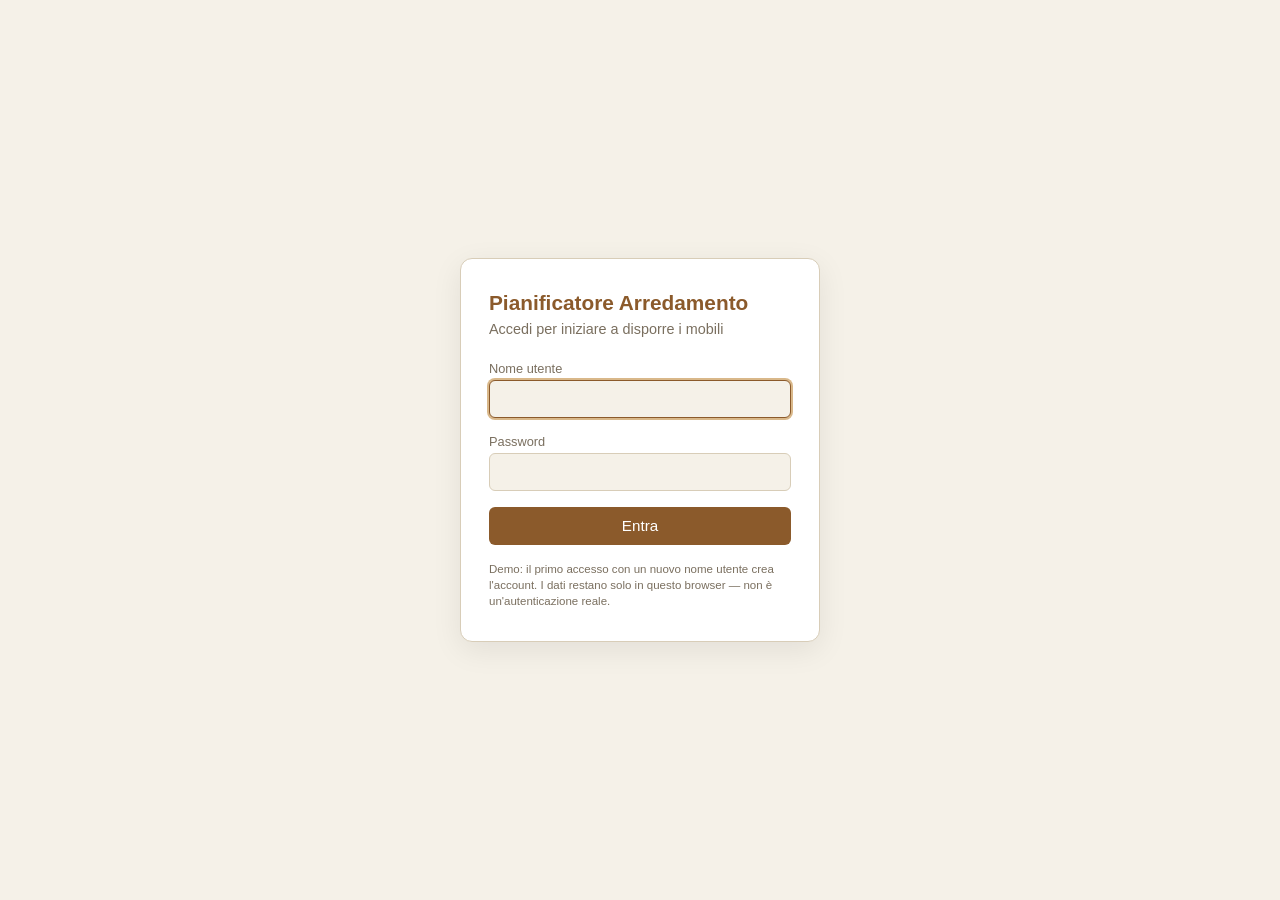
<file: index.html>
<!DOCTYPE html>
<html lang="it">
<head>
  <meta charset="UTF-8" />
  <meta name="viewport" content="width=device-width, initial-scale=1.0" />
  <title>Arredamento — Sedie e Tavoli</title>
  <link rel="stylesheet" href="styles.css" />
</head>
<body>
  <!-- Schermata di accesso -->
  <div id="auth-screen" class="auth-screen">
    <form id="login-form" class="auth-card" autocomplete="off">
      <h1>Pianificatore Arredamento</h1>
      <p class="auth-subtitle">Accedi per iniziare a disporre i mobili</p>

      <label for="username">Nome utente</label>
      <input id="username" name="username" type="text" required autocomplete="username" />

      <label for="password">Password</label>
      <input id="password" name="password" type="password" required autocomplete="current-password" />

      <p id="auth-error" class="auth-error" role="alert" hidden></p>

      <button type="submit" class="auth-submit">Entra</button>

      <p class="auth-note">
        Demo: il primo accesso con un nuovo nome utente crea l'account.
        I dati restano solo in questo browser — non è un'autenticazione reale.
      </p>
    </form>
  </div>

  <!-- Applicazione (mostrata dopo l'accesso) -->
  <div id="app" hidden>
    <header>
      <div class="header-titles">
        <h1>Pianificatore Arredamento</h1>
        <p class="subtitle">Trascina sedie e tavoli nella stanza per disporli</p>
      </div>
      <div class="user-bar">
        <span class="user-greeting">Ciao, <strong id="current-user"></strong></span>
        <button id="logout-btn" type="button">Esci</button>
      </div>
    </header>

    <main>
      <aside class="palette">
        <h2>Catalogo</h2>
        <div class="item-list">
          <div class="palette-item" draggable="true" data-type="table-round">
            <div class="preview table-round"></div>
            <span>Tavolo rotondo</span>
          </div>
          <div class="palette-item" draggable="true" data-type="table-rect">
            <div class="preview table-rect"></div>
            <span>Tavolo rettangolare</span>
          </div>
          <div class="palette-item" draggable="true" data-type="table-square">
            <div class="preview table-square"></div>
            <span>Tavolo quadrato</span>
          </div>
          <div class="palette-item" draggable="true" data-type="chair">
            <div class="preview chair"></div>
            <span>Sedia</span>
          </div>
          <div class="palette-item" draggable="true" data-type="armchair">
            <div class="preview armchair"></div>
            <span>Poltrona</span>
          </div>
          <div class="palette-item" draggable="true" data-type="stool">
            <div class="preview stool"></div>
            <span>Sgabello</span>
          </div>
        </div>

        <h2>Azioni</h2>
        <div class="controls">
          <button id="rotate-btn" type="button">Ruota selezionato (R)</button>
          <button id="delete-btn" type="button">Elimina selezionato (Canc)</button>
          <button id="clear-btn" type="button" class="danger">Svuota stanza</button>
        </div>

        <h2>Statistiche</h2>
        <ul class="stats">
          <li>Tavoli: <strong id="stat-tables">0</strong></li>
          <li>Sedute: <strong id="stat-seats">0</strong></li>
          <li>Totale oggetti: <strong id="stat-total">0</strong></li>
        </ul>
      </aside>

      <section class="room" id="room" aria-label="Stanza">
        <div class="room-grid"></div>
        <p class="hint">Trascina un elemento dal catalogo qui dentro</p>
      </section>
    </main>
  </div>

  <script src="auth.js"></script>
  <script src="app.js"></script>
</body>
</html>
</file>
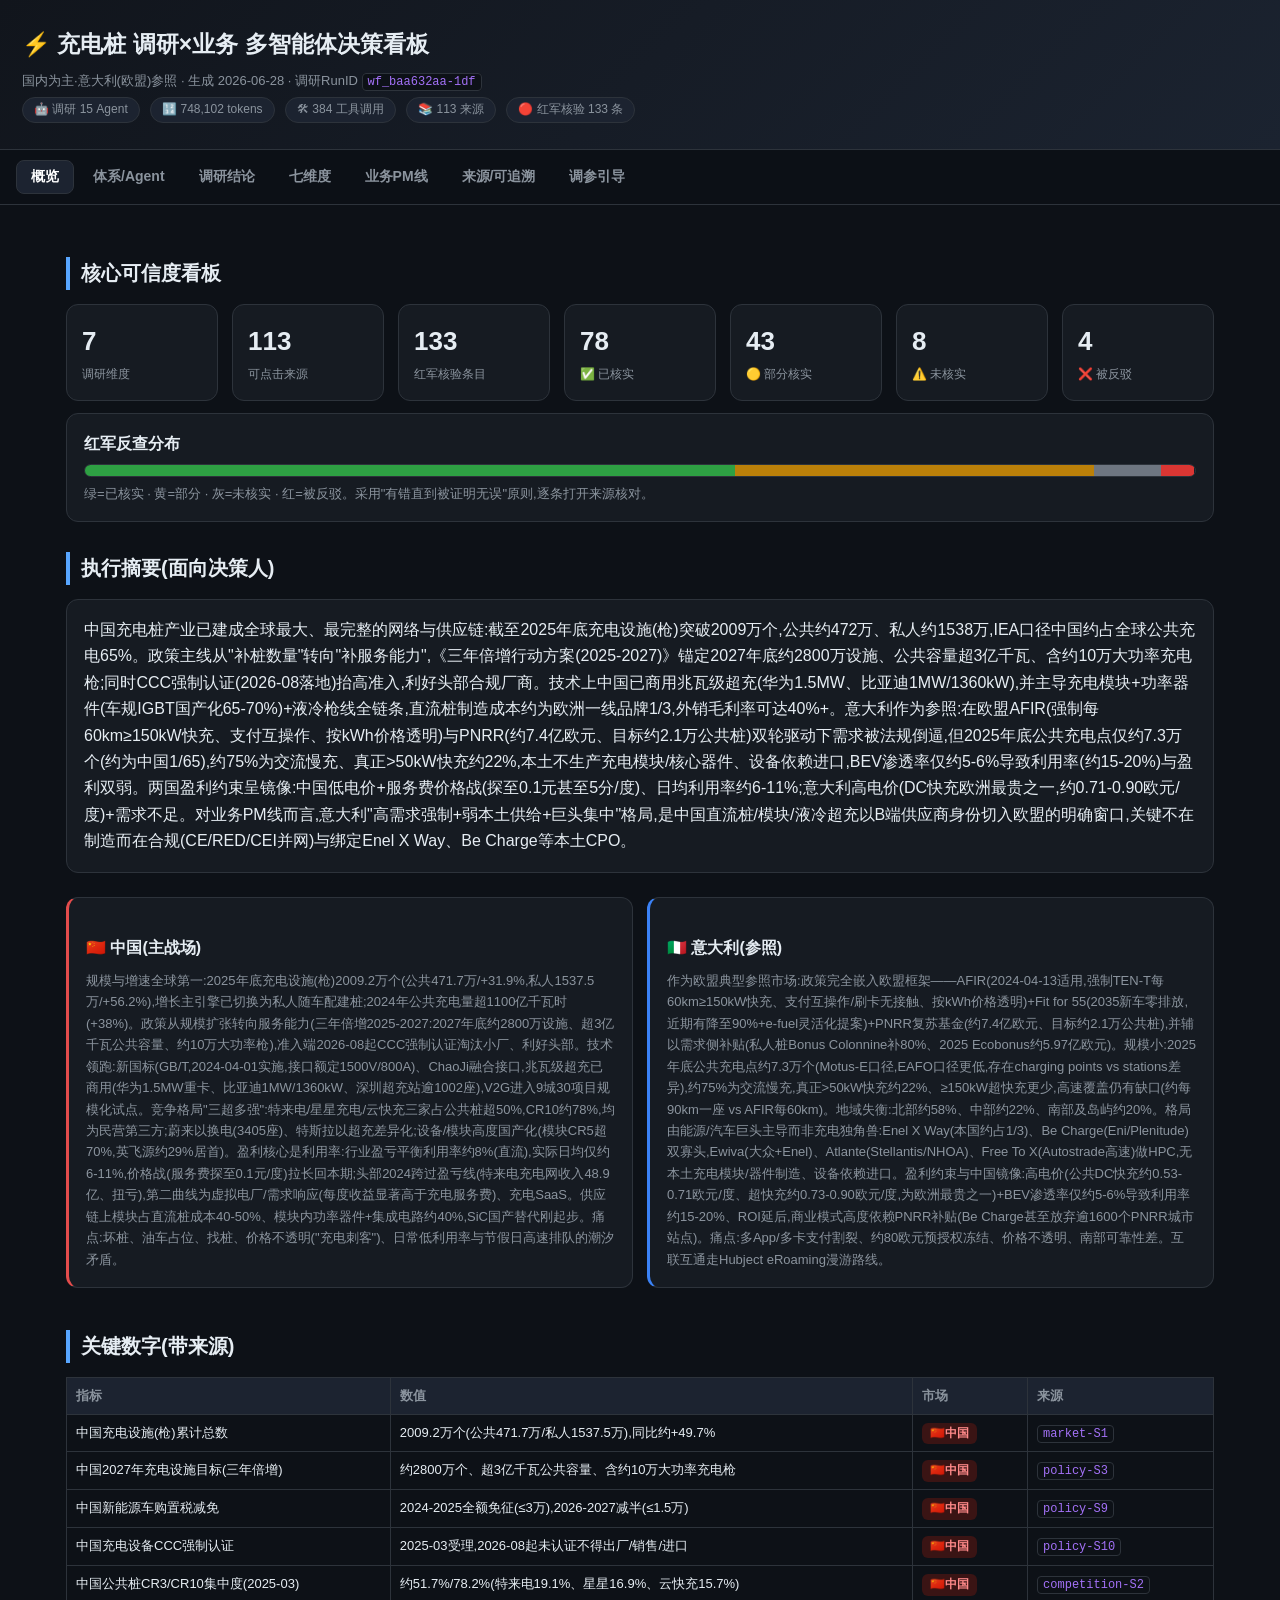
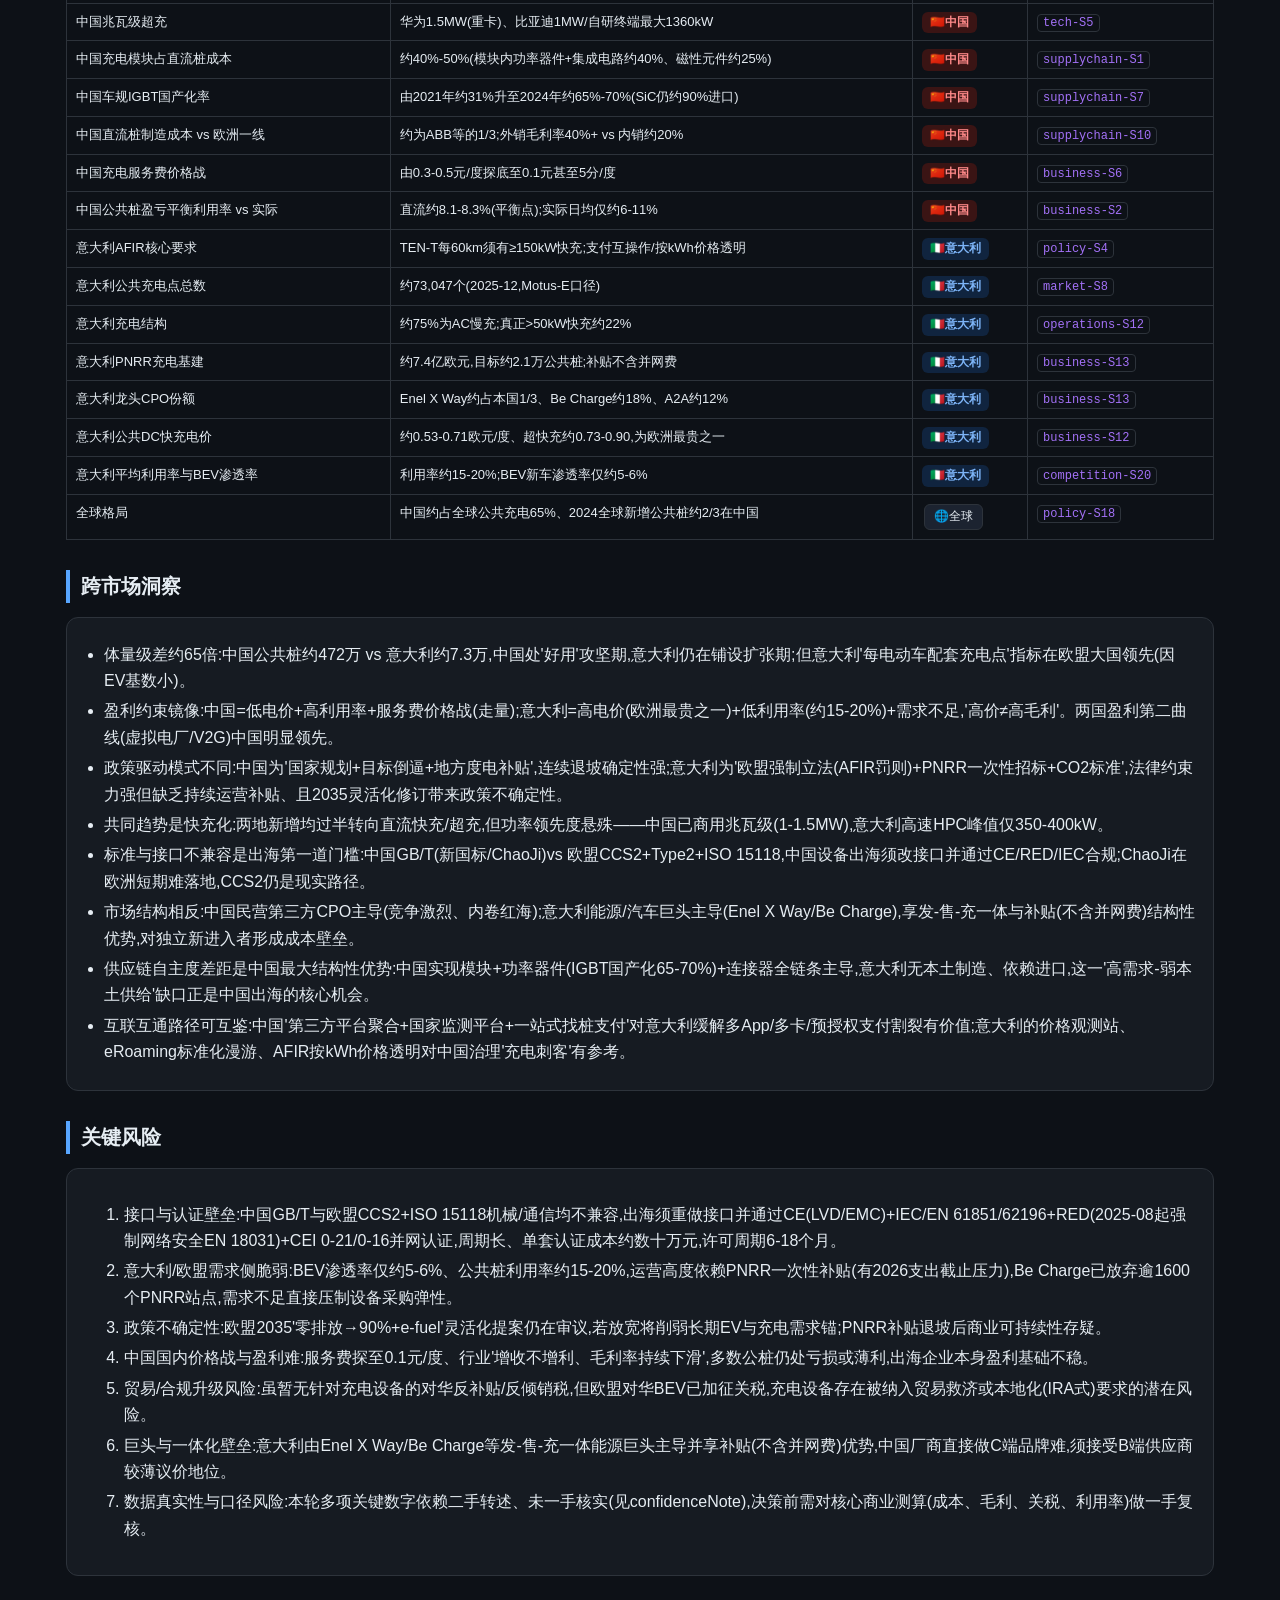
<file: ev-charging/web/index.html>
<!doctype html><html lang="zh-CN"><head><meta charset="utf-8">
<meta name="viewport" content="width=device-width,initial-scale=1">
<title>充电桩 调研×业务 多智能体看板</title><style>
:root{--bg:#0d1117;--card:#161b22;--card2:#1c2330;--bd:#2d333b;--fg:#e6edf3;--mut:#8b949e;
--cn:#e34c4c;--it:#3b82f6;--ok:#2ea043;--warn:#d29922;--bad:#da3633;--part:#bb8009;--ac:#58a6ff;--vio:#a371f7;}
*{box-sizing:border-box}
body{margin:0;font-family:-apple-system,"PingFang SC","Microsoft YaHei",Segoe UI,Roboto,sans-serif;background:var(--bg);color:var(--fg);line-height:1.65}
a{color:var(--ac);text-decoration:none}a:hover{text-decoration:underline}
header{padding:26px 22px;background:linear-gradient(135deg,#11151c,#1b2330);border-bottom:1px solid var(--bd)}
header h1{margin:0 0 6px;font-size:23px}
.sub{color:var(--mut);font-size:13px}
.badge{display:inline-block;background:var(--card2);border:1px solid var(--bd);border-radius:20px;padding:2px 11px;font-size:12px;margin:4px 6px 0 0;color:var(--mut)}
nav{position:sticky;top:0;z-index:10;display:flex;flex-wrap:wrap;gap:4px;background:#0d1117ee;backdrop-filter:blur(8px);padding:10px 16px;border-bottom:1px solid var(--bd)}
nav button{background:transparent;border:1px solid transparent;color:var(--mut);padding:7px 14px;border-radius:8px;cursor:pointer;font-size:14px;font-weight:600}
nav button:hover{color:var(--fg);background:var(--card)}
nav button.on{color:#fff;background:var(--card2);border-color:var(--bd)}
main{max-width:1180px;margin:0 auto;padding:22px 16px 80px}
section{display:none;animation:f .25s}section.on{display:block}
@keyframes f{from{opacity:0;transform:translateY(6px)}to{opacity:1}}
h2{font-size:20px;border-left:4px solid var(--ac);padding-left:11px;margin:30px 0 14px}
h3{font-size:16px;margin:20px 0 9px}
.grid{display:grid;gap:14px}
.kpis{grid-template-columns:repeat(auto-fit,minmax(135px,1fr))}
.kpi{background:var(--card);border:1px solid var(--bd);border-radius:12px;padding:15px}
.kpi .n{font-size:26px;font-weight:800}.kpi .l{color:var(--mut);font-size:12px;margin-top:3px}
.card{background:var(--card);border:1px solid var(--bd);border-radius:12px;padding:17px;margin:12px 0}
.card.cn{border-left:3px solid var(--cn)}.card.it{border-left:3px solid var(--it)}
.flex{display:flex;gap:14px;flex-wrap:wrap}
.col{flex:1;min-width:300px}
table{width:100%;border-collapse:collapse;font-size:13px;margin:8px 0}
th,td{border:1px solid var(--bd);padding:7px 9px;text-align:left;vertical-align:top}
th{background:var(--card2);color:var(--mut);font-weight:600}
td code,code{background:#0d1117;border:1px solid var(--bd);border-radius:4px;padding:1px 5px;font-size:12px;color:var(--vio)}
.bar{display:flex;height:13px;border-radius:7px;overflow:hidden;border:1px solid var(--bd);margin:6px 0;min-width:160px}
.bar span{display:block}
.b-ok{background:var(--ok)}.b-part{background:var(--part)}.b-un{background:#6e7681}.b-bad{background:var(--bad)}
.tag{display:inline-block;padding:1px 8px;border-radius:6px;font-size:12px;font-weight:600}
.t-ok{background:#1b3b24;color:#5ed47b}.t-part{background:#3a2f07;color:#e0b341}.t-un{background:#2d2d2d;color:#bbb}.t-bad{background:#3d1418;color:#ff7b7b}
.t-cn{background:#3a1414;color:#ff8a8a}.t-it{background:#10243f;color:#7db4f7}.t-go{background:#1b3b24;color:#5ed47b}.t-cond{background:#3a2f07;color:#e0b341}.t-no{background:#3d1418;color:#ff7b7b}
.chip{display:inline-block;background:var(--card2);border:1px solid var(--bd);border-radius:6px;padding:2px 9px;margin:2px;font-size:12px}
ul{margin:7px 0;padding-left:20px}li{margin:4px 0}
.muted{color:var(--mut);font-size:13px}
.flag{background:#2a1f07;border:1px solid #5c4708;border-radius:8px;padding:10px 13px;margin:8px 0;font-size:13px}
.score{display:inline-flex;gap:2px}.dot{width:9px;height:9px;border-radius:50%;background:#30363d}.dot.f{background:var(--ac)}
.note{background:var(--card2);border:1px solid var(--bd);border-left:3px solid var(--warn);border-radius:8px;padding:12px 14px;margin:12px 0;font-size:13px}
.diagram{font-family:ui-monospace,monospace;white-space:pre;background:#0d1117;border:1px solid var(--bd);border-radius:10px;padding:14px;overflow-x:auto;font-size:12px;color:#9fb1c4;line-height:1.5}
details{background:var(--card);border:1px solid var(--bd);border-radius:10px;padding:8px 14px;margin:10px 0}
summary{cursor:pointer;font-weight:600}
.pill{font-size:11px;padding:1px 7px;border-radius:5px;border:1px solid var(--bd);color:var(--mut)}
.rank{font-size:11px;font-weight:700;color:#fff;background:var(--ac);border-radius:5px;padding:1px 7px;margin-right:6px}
/* 打印/PDF模式:浅色主题、全部展开、隐藏导航(通过 ?print=1 触发) */
body.print{--bg:#fff;--card:#fff;--card2:#f3f5f8;--bd:#d3dae3;--fg:#1b2430;--mut:#5b6776}
body.print nav{display:none}
body.print header{background:#eef2f7}
body.print main{max-width:none}
body.print main>section{display:block!important;animation:none}
body.print main>section{border-top:2px solid var(--bd);margin-top:26px;padding-top:6px}
body.print details{border:none;padding:0}
body.print summary{display:none}
body.print h2{page-break-after:avoid}
body.print .card,body.print table,body.print details{page-break-inside:avoid}
</style></head><body>
<header>
<h1>⚡ 充电桩 调研×业务 多智能体决策看板</h1>
<div class="sub">国内为主·意大利(欧盟)参照 · 生成 2026-06-28 · 调研RunID <code>wf_baa632aa-1df</code></div>
<div>
<span class="badge">🤖 调研 15 Agent</span>
<span class="badge">🔢 748,102 tokens</span>
<span class="badge">🛠 384 工具调用</span>
<span class="badge">📚 113 来源</span>
<span class="badge">🔴 红军核验 133 条</span>
</div></header>
<nav>
<button class="on" onclick="go(0,this)">概览</button>
<button onclick="go(1,this)">体系/Agent</button>
<button onclick="go(2,this)">调研结论</button>
<button onclick="go(3,this)">七维度</button>
<button onclick="go(4,this)">业务PM线</button>
<button onclick="go(5,this)">来源/可追溯</button>
<button onclick="go(6,this)">调参引导</button>
</nav><main><section class="on"><h2>核心可信度看板</h2><div class='grid kpis'><div class="kpi"><div class="n">7</div><div class="l">调研维度</div></div><div class="kpi"><div class="n">113</div><div class="l">可点击来源</div></div><div class="kpi"><div class="n">133</div><div class="l">红军核验条目</div></div><div class="kpi"><div class="n">78</div><div class="l">✅ 已核实</div></div><div class="kpi"><div class="n">43</div><div class="l">🟡 部分核实</div></div><div class="kpi"><div class="n">8</div><div class="l">⚠️ 未核实</div></div><div class="kpi"><div class="n">4</div><div class="l">❌ 被反驳</div></div></div><div class="card"><b>红军反查分布</b><div class="bar" title="✅78 🟡43 ⚠️8 ❌4"><span class="b-ok" style="width:58.6%"></span><span class="b-part" style="width:32.3%"></span><span class="b-un" style="width:6.0%"></span><span class="b-bad" style="width:3.0%"></span></div><div class="muted">绿=已核实 · 黄=部分 · 灰=未核实 · 红=被反驳。采用"有错直到被证明无误"原则,逐条打开来源核对。</div></div><h2>执行摘要(面向决策人)</h2><div class="card">中国充电桩产业已建成全球最大、最完整的网络与供应链:截至2025年底充电设施(枪)突破2009万个,公共约472万、私人约1538万,IEA口径中国约占全球公共充电65%。政策主线从&quot;补桩数量&quot;转向&quot;补服务能力&quot;,《三年倍增行动方案(2025-2027)》锚定2027年底约2800万设施、公共容量超3亿千瓦、含约10万大功率充电枪;同时CCC强制认证(2026-08落地)抬高准入,利好头部合规厂商。技术上中国已商用兆瓦级超充(华为1.5MW、比亚迪1MW/1360kW),并主导充电模块+功率器件(车规IGBT国产化65-70%)+液冷枪线全链条,直流桩制造成本约为欧洲一线品牌1/3,外销毛利率可达40%+。意大利作为参照:在欧盟AFIR(强制每60km≥150kW快充、支付互操作、按kWh价格透明)与PNRR(约7.4亿欧元、目标约2.1万公共桩)双轮驱动下需求被法规倒逼,但2025年底公共充电点仅约7.3万个(约为中国1/65),约75%为交流慢充、真正&gt;50kW快充约22%,本土不生产充电模块/核心器件、设备依赖进口,BEV渗透率仅约5-6%导致利用率(约15-20%)与盈利双弱。两国盈利约束呈镜像:中国低电价+服务费价格战(探至0.1元甚至5分/度)、日均利用率约6-11%;意大利高电价(DC快充欧洲最贵之一,约0.71-0.90欧元/度)+需求不足。对业务PM线而言,意大利&quot;高需求强制+弱本土供给+巨头集中&quot;格局,是中国直流桩/模块/液冷超充以B端供应商身份切入欧盟的明确窗口,关键不在制造而在合规(CE/RED/CEI并网)与绑定Enel X Way、Be Charge等本土CPO。</div><div class="flex"><div class="card cn col"><h3>🇨🇳 中国(主战场)</h3><div class="muted">规模与增速全球第一:2025年底充电设施(枪)2009.2万个(公共471.7万/+31.9%,私人1537.5万/+56.2%),增长主引擎已切换为私人随车配建桩;2024年公共充电量超1100亿千瓦时(+38%)。政策从规模扩张转向服务能力(三年倍增2025-2027:2027年底约2800万设施、超3亿千瓦公共容量、约10万大功率枪),准入端2026-08起CCC强制认证淘汰小厂、利好头部。技术领跑:新国标(GB/T,2024-04-01实施,接口额定1500V/800A)、ChaoJi融合接口,兆瓦级超充已商用(华为1.5MW重卡、比亚迪1MW/1360kW、深圳超充站逾1002座),V2G进入9城30项目规模化试点。竞争格局&quot;三超多强&quot;:特来电/星星充电/云快充三家占公共桩超50%,CR10约78%,均为民营第三方;蔚来以换电(3405座)、特斯拉以超充差异化;设备/模块高度国产化(模块CR5超70%,英飞源约29%居首)。盈利核心是利用率:行业盈亏平衡利用率约8%(直流),实际日均仅约6-11%,价格战(服务费探至0.1元/度)拉长回本期;头部2024跨过盈亏线(特来电充电网收入48.9亿、扭亏),第二曲线为虚拟电厂/需求响应(每度收益显著高于充电服务费)、充电SaaS。供应链上模块占直流桩成本40-50%、模块内功率器件+集成电路约40%,SiC国产替代刚起步。痛点:坏桩、油车占位、找桩、价格不透明(&quot;充电刺客&quot;)、日常低利用率与节假日高速排队的潮汐矛盾。</div></div><div class="card it col"><h3>🇮🇹 意大利(参照)</h3><div class="muted">作为欧盟典型参照市场:政策完全嵌入欧盟框架——AFIR(2024-04-13适用,强制TEN-T每60km≥150kW快充、支付互操作/刷卡无接触、按kWh价格透明)+Fit for 55(2035新车零排放,近期有降至90%+e-fuel灵活化提案)+PNRR复苏基金(约7.4亿欧元、目标约2.1万公共桩),并辅以需求侧补贴(私人桩Bonus Colonnine补80%、2025 Ecobonus约5.97亿欧元)。规模小:2025年底公共充电点约7.3万个(Motus-E口径,EAFO口径更低,存在charging points vs stations差异),约75%为交流慢充,真正&gt;50kW快充约22%、≥150kW超快充更少,高速覆盖仍有缺口(约每90km一座 vs AFIR每60km)。地域失衡:北部约58%、中部约22%、南部及岛屿约20%。格局由能源/汽车巨头主导而非充电独角兽:Enel X Way(本国约占1/3)、Be Charge(Eni/Plenitude)双寡头,Ewiva(大众+Enel)、Atlante(Stellantis/NHOA)、Free To X(Autostrade高速)做HPC,无本土充电模块/器件制造、设备依赖进口。盈利约束与中国镜像:高电价(公共DC快充约0.53-0.71欧元/度、超快充约0.73-0.90欧元/度,为欧洲最贵之一)+BEV渗透率仅约5-6%导致利用率约15-20%、ROI延后,商业模式高度依赖PNRR补贴(Be Charge甚至放弃逾1600个PNRR城市站点)。痛点:多App/多卡支付割裂、约80欧元预授权冻结、价格不透明、南部可靠性差。互联互通走Hubject eRoaming漫游路线。</div></div></div><h2>关键数字(带来源)</h2><table><tr><th>指标</th><th>数值</th><th>市场</th><th>来源</th></tr><tr><td>中国充电设施(枪)累计总数</td><td>2009.2万个(公共471.7万/私人1537.5万),同比约+49.7%</td><td><span class="tag t-cn">🇨🇳中国</span></td><td><code>market-S1</code></td></tr><tr><td>中国2027年充电设施目标(三年倍增)</td><td>约2800万个、超3亿千瓦公共容量、含约10万大功率充电枪</td><td><span class="tag t-cn">🇨🇳中国</span></td><td><code>policy-S3</code></td></tr><tr><td>中国新能源车购置税减免</td><td>2024-2025全额免征(≤3万),2026-2027减半(≤1.5万)</td><td><span class="tag t-cn">🇨🇳中国</span></td><td><code>policy-S9</code></td></tr><tr><td>中国充电设备CCC强制认证</td><td>2025-03受理,2026-08起未认证不得出厂/销售/进口</td><td><span class="tag t-cn">🇨🇳中国</span></td><td><code>policy-S10</code></td></tr><tr><td>中国公共桩CR3/CR10集中度(2025-03)</td><td>约51.7%/78.2%(特来电19.1%、星星16.9%、云快充15.7%)</td><td><span class="tag t-cn">🇨🇳中国</span></td><td><code>competition-S2</code></td></tr><tr><td>中国兆瓦级超充</td><td>华为1.5MW(重卡)、比亚迪1MW/自研终端最大1360kW</td><td><span class="tag t-cn">🇨🇳中国</span></td><td><code>tech-S5</code></td></tr><tr><td>中国充电模块占直流桩成本</td><td>约40%-50%(模块内功率器件+集成电路约40%、磁性元件约25%)</td><td><span class="tag t-cn">🇨🇳中国</span></td><td><code>supplychain-S1</code></td></tr><tr><td>中国车规IGBT国产化率</td><td>由2021年约31%升至2024年约65%-70%(SiC仍约90%进口)</td><td><span class="tag t-cn">🇨🇳中国</span></td><td><code>supplychain-S7</code></td></tr><tr><td>中国直流桩制造成本 vs 欧洲一线</td><td>约为ABB等的1/3;外销毛利率40%+ vs 内销约20%</td><td><span class="tag t-cn">🇨🇳中国</span></td><td><code>supplychain-S10</code></td></tr><tr><td>中国充电服务费价格战</td><td>由0.3-0.5元/度探底至0.1元甚至5分/度</td><td><span class="tag t-cn">🇨🇳中国</span></td><td><code>business-S6</code></td></tr><tr><td>中国公共桩盈亏平衡利用率 vs 实际</td><td>直流约8.1-8.3%(平衡点);实际日均仅约6-11%</td><td><span class="tag t-cn">🇨🇳中国</span></td><td><code>business-S2</code></td></tr><tr><td>意大利AFIR核心要求</td><td>TEN-T每60km须有≥150kW快充;支付互操作/按kWh价格透明</td><td><span class="tag t-it">🇮🇹意大利</span></td><td><code>policy-S4</code></td></tr><tr><td>意大利公共充电点总数</td><td>约73,047个(2025-12,Motus-E口径)</td><td><span class="tag t-it">🇮🇹意大利</span></td><td><code>market-S8</code></td></tr><tr><td>意大利充电结构</td><td>约75%为AC慢充;真正&gt;50kW快充约22%</td><td><span class="tag t-it">🇮🇹意大利</span></td><td><code>operations-S12</code></td></tr><tr><td>意大利PNRR充电基建</td><td>约7.4亿欧元,目标约2.1万公共桩;补贴不含并网费</td><td><span class="tag t-it">🇮🇹意大利</span></td><td><code>business-S13</code></td></tr><tr><td>意大利龙头CPO份额</td><td>Enel X Way约占本国1/3、Be Charge约18%、A2A约12%</td><td><span class="tag t-it">🇮🇹意大利</span></td><td><code>business-S13</code></td></tr><tr><td>意大利公共DC快充电价</td><td>约0.53-0.71欧元/度、超快充约0.73-0.90,为欧洲最贵之一</td><td><span class="tag t-it">🇮🇹意大利</span></td><td><code>business-S12</code></td></tr><tr><td>意大利平均利用率与BEV渗透率</td><td>利用率约15-20%;BEV新车渗透率仅约5-6%</td><td><span class="tag t-it">🇮🇹意大利</span></td><td><code>competition-S20</code></td></tr><tr><td>全球格局</td><td>中国约占全球公共充电65%、2024全球新增公共桩约2/3在中国</td><td><span class="chip">🌐全球</span></td><td><code>policy-S18</code></td></tr></table><h2>跨市场洞察</h2><div class='card'><ul><li>体量级差约65倍:中国公共桩约472万 vs 意大利约7.3万,中国处&#x27;好用&#x27;攻坚期,意大利仍在铺设扩张期;但意大利&#x27;每电动车配套充电点&#x27;指标在欧盟大国领先(因EV基数小)。</li><li>盈利约束镜像:中国=低电价+高利用率+服务费价格战(走量);意大利=高电价(欧洲最贵之一)+低利用率(约15-20%)+需求不足,&#x27;高价≠高毛利&#x27;。两国盈利第二曲线(虚拟电厂/V2G)中国明显领先。</li><li>政策驱动模式不同:中国为&#x27;国家规划+目标倒逼+地方度电补贴&#x27;,连续退坡确定性强;意大利为&#x27;欧盟强制立法(AFIR罚则)+PNRR一次性招标+CO2标准&#x27;,法律约束力强但缺乏持续运营补贴、且2035灵活化修订带来政策不确定性。</li><li>共同趋势是快充化:两地新增均过半转向直流快充/超充,但功率领先度悬殊——中国已商用兆瓦级(1-1.5MW),意大利高速HPC峰值仅350-400kW。</li><li>标准与接口不兼容是出海第一道门槛:中国GB/T(新国标/ChaoJi)vs 欧盟CCS2+Type2+ISO 15118,中国设备出海须改接口并通过CE/RED/IEC合规;ChaoJi在欧洲短期难落地,CCS2仍是现实路径。</li><li>市场结构相反:中国民营第三方CPO主导(竞争激烈、内卷红海);意大利能源/汽车巨头主导(Enel X Way/Be Charge),享发-售-充一体与补贴(不含并网费)结构性优势,对独立新进入者形成成本壁垒。</li><li>供应链自主度差距是中国最大结构性优势:中国实现模块+功率器件(IGBT国产化65-70%)+连接器全链条主导,意大利无本土制造、依赖进口,这一&#x27;高需求-弱本土供给&#x27;缺口正是中国出海的核心机会。</li><li>互联互通路径可互鉴:中国&#x27;第三方平台聚合+国家监测平台+一站式找桩支付&#x27;对意大利缓解多App/多卡/预授权支付割裂有价值;意大利的价格观测站、eRoaming标准化漫游、AFIR按kWh价格透明对中国治理&#x27;充电刺客&#x27;有参考。</li></ul></div><h2>关键风险</h2><div class='card'><ol><li>接口与认证壁垒:中国GB/T与欧盟CCS2+ISO 15118机械/通信均不兼容,出海须重做接口并通过CE(LVD/EMC)+IEC/EN 61851/62196+RED(2025-08起强制网络安全EN 18031)+CEI 0-21/0-16并网认证,周期长、单套认证成本约数十万元,许可周期6-18个月。</li><li>意大利/欧盟需求侧脆弱:BEV渗透率仅约5-6%、公共桩利用率约15-20%,运营高度依赖PNRR一次性补贴(有2026支出截止压力),Be Charge已放弃逾1600个PNRR站点,需求不足直接压制设备采购弹性。</li><li>政策不确定性:欧盟2035&#x27;零排放→90%+e-fuel&#x27;灵活化提案仍在审议,若放宽将削弱长期EV与充电需求锚;PNRR补贴退坡后商业可持续性存疑。</li><li>中国国内价格战与盈利难:服务费探至0.1元/度、行业&#x27;增收不增利、毛利率持续下滑&#x27;,多数公桩仍处亏损或薄利,出海企业本身盈利基础不稳。</li><li>贸易/合规升级风险:虽暂无针对充电设备的对华反补贴/反倾销税,但欧盟对华BEV已加征关税,充电设备存在被纳入贸易救济或本地化(IRA式)要求的潜在风险。</li><li>巨头与一体化壁垒:意大利由Enel X Way/Be Charge等发-售-充一体能源巨头主导并享补贴(不含并网费)优势,中国厂商直接做C端品牌难,须接受B端供应商较薄议价地位。</li><li>数据真实性与口径风险:本轮多项关键数字依赖二手转述、未一手核实(见confidenceNote),决策前需对核心商业测算(成本、毛利、关税、利用率)做一手复核。</li></ol></div></section><section><h2>多智能体体系(双线 + 红军 + 文档可追溯)</h2><div class="diagram">最终决策人(你)  ── 调参 / 否决 ──┐
        ▲                          ▼
     决策简报             总PM(项目经理·编排者)
        │                 ┌─────────┴─────────┐
        │          调研PM线(每周)      业务PM线(每天)
        │          R1..R7 + 综合        B1..B6
        │                 └────────┬────────┘
        │                    红军 Red Team(每次更新都反查)
        └────────────────  文档与可追溯线(来源登记/报告/HTML)</div><div class="note"><b>角色数 19</b> · 一次完整调研跑批实际 Agent 调用约 <b>15</b>(7研究+7红军+1综合)· 完整一轮(调研+业务)约 <b>27~30</b> 次调用。</div><h3>🔵 调研PM线(每周刷新)</h3><table><tr><th>编号</th><th>Agent</th><th>身份</th><th>角色/工作范畴</th><th>考虑的参数</th></tr><tr><td><code>R-PM</code></td><td><b>调研PM</b></td><td>调研线负责人</td><td>定义维度·分派·收口·对接红军</td><td class='muted'>维度权重、时间窗(近24月)、地域权重(国内0.7/意0.3)</td></tr><tr><td><code>R1</code></td><td><b>政策法规Agent</b></td><td>政策研究员</td><td>国内规划/补贴/准入 + 欧盟AFIR/PNRR/GSE</td><td class='muted'>补贴金额、强制配建比例、合规门槛</td></tr><tr><td><code>R2</code></td><td><b>市场规模Agent</b></td><td>市场分析师</td><td>保有量/车桩比/增长/市场规模/预测</td><td class='muted'>公共私人直流占比、CAGR、口径一致性</td></tr><tr><td><code>R3</code></td><td><b>技术标准Agent</b></td><td>技术研究员</td><td>功率/超充/标准(GB/T vs CCS2)/V2G</td><td class='muted'>功率等级、协议、互认、液冷/SiC</td></tr><tr><td><code>R4</code></td><td><b>竞争格局Agent</b></td><td>行业分析师</td><td>国内外CPO与设备商/市占/融资</td><td class='muted'>桩数、市占率、融资额、扩张计划</td></tr><tr><td><code>R5</code></td><td><b>商业模式Agent</b></td><td>商业分析师</td><td>盈利模型/回收期/盈亏平衡</td><td class='muted'>利用率、电价价差、回收期、毛利</td></tr><tr><td><code>R6</code></td><td><b>供应链成本Agent</b></td><td>供应链研究员</td><td>模块/IGBT/SiC/枪线/BOM/出海认证</td><td class='muted'>BOM占比、CE/RED认证、关税</td></tr><tr><td><code>R7</code></td><td><b>运营用户Agent</b></td><td>运营研究员</td><td>利用率/充电行为/痛点/漫游互联</td><td class='muted'>利用率%、充电时长、痛点频次</td></tr><tr><td><code>R-SYN</code></td><td><b>综合Agent</b></td><td>首席综合官</td><td>跨7维度综合为决策结论+机会点</td><td class='muted'>置信度、口径冲突调和、机会优先级</td></tr></table><h3>🟢 业务PM线(每天产出成果物)</h3><table><tr><th>编号</th><th>Agent</th><th>身份</th><th>角色/工作范畴</th><th>考虑的参数</th></tr><tr><td><code>B-PM</code></td><td><b>业务PM</b></td><td>业务线负责人</td><td>把调研机会变成可成交业务设计·日更成果物</td><td class='muted'>毛利、回收期、可成交性、合规</td></tr><tr><td><code>B1</code></td><td><b>机制设计Agent</b></td><td>机制设计师</td><td>撮合/分润/定价/风控/履约机制</td><td class='muted'>分润比例、账期、违约、定价锚</td></tr><tr><td><code>B2</code></td><td><b>源头/货源Agent</b></td><td>采购/寻源</td><td>找产品/货物/服务的源(厂商/品牌)</td><td class='muted'>价格、产能、认证、MOQ、交期</td></tr><tr><td><code>B3</code></td><td><b>客户/成交方Agent</b></td><td>BD/市场</td><td>找需求侧(CPO/车企/地产/分销)</td><td class='muted'>采购量、付费意愿、决策链、痛点</td></tr><tr><td><code>B4</code></td><td><b>商业模式模拟Agent</b></td><td>商业建模师</td><td>多候选模式建模打分选最优</td><td class='muted'>单位经济、现金流、壁垒、可复制</td></tr><tr><td><code>B5</code></td><td><b>流程设计Agent</b></td><td>流程/交付</td><td>设计源→中间→客户成交流程</td><td class='muted'>环节数、周期、卡点、转化率</td></tr><tr><td><code>B6</code></td><td><b>成果物Agent</b></td><td>产品经理</td><td>把方案落成产品本身(清单/报价/落地页)</td><td class='muted'>成果物类型、完成度、可交付性</td></tr></table><h3>🔴 红军 Red Team(贯穿两线·质量门)</h3><div class="card">默认"有错直到被证明无误";逐条打开来源核对(verified/partially/unverified/contradicted),对商业模式做"杀死它"式压力测试。<b>红军未过 → PM 不发布。</b></div><h3>三可标准 & 节奏</h3><div class="flex"><div class="card col"><b>可查</b> 每个数字挂URL+出版方+日期<br><b>可验证</b> 红军实际打开来源核对<br><b>可追溯</b> 结论→数字→来源→红军裁决 全链路入库</div><div class="card col"><b>调研</b> 每周一次(PM判断是否纳入新政策/玩家/模式)<br><b>业务</b> 每天一个成果物<br><b>红军</b> 每次更新都跑</div></div></section><section><h2>调研结论(综合)</h2><div class="card">中国充电桩产业已建成全球最大、最完整的网络与供应链:截至2025年底充电设施(枪)突破2009万个,公共约472万、私人约1538万,IEA口径中国约占全球公共充电65%。政策主线从&quot;补桩数量&quot;转向&quot;补服务能力&quot;,《三年倍增行动方案(2025-2027)》锚定2027年底约2800万设施、公共容量超3亿千瓦、含约10万大功率充电枪;同时CCC强制认证(2026-08落地)抬高准入,利好头部合规厂商。技术上中国已商用兆瓦级超充(华为1.5MW、比亚迪1MW/1360kW),并主导充电模块+功率器件(车规IGBT国产化65-70%)+液冷枪线全链条,直流桩制造成本约为欧洲一线品牌1/3,外销毛利率可达40%+。意大利作为参照:在欧盟AFIR(强制每60km≥150kW快充、支付互操作、按kWh价格透明)与PNRR(约7.4亿欧元、目标约2.1万公共桩)双轮驱动下需求被法规倒逼,但2025年底公共充电点仅约7.3万个(约为中国1/65),约75%为交流慢充、真正&gt;50kW快充约22%,本土不生产充电模块/核心器件、设备依赖进口,BEV渗透率仅约5-6%导致利用率(约15-20%)与盈利双弱。两国盈利约束呈镜像:中国低电价+服务费价格战(探至0.1元甚至5分/度)、日均利用率约6-11%;意大利高电价(DC快充欧洲最贵之一,约0.71-0.90欧元/度)+需求不足。对业务PM线而言,意大利&quot;高需求强制+弱本土供给+巨头集中&quot;格局,是中国直流桩/模块/液冷超充以B端供应商身份切入欧盟的明确窗口,关键不在制造而在合规(CE/RED/CEI并网)与绑定Enel X Way、Be Charge等本土CPO。</div><h3>业务机会(已移交业务PM线)</h3><div class='card'><ol><li>以B端设备/模块供应商身份切入而非C端品牌:意大利&#x27;高需求-弱本土供给&#x27;(AFIR/PNRR强制需求+本土不产充电模块/功率器件),最可行路径是供货Enel X Way、Be Charge、Ewiva、Atlante、Free To X等主导CPO,绑定其2027年合计新增超2.5万桩的招标管线。</li><li>主攻高速/超快充缺口:意大利高速约每90km一座 vs AFIR每60km目标、真正&gt;50kW快充仅约22%,中国液冷直流超充(成本约欧洲1/3、外销毛利40%+)在AFIR单站2027年≥600kW要求下有明确渗透空间。</li><li>充电模块/液冷枪线作为&#x27;隐形冠军&#x27;出口:中国模块CR5超70%、液冷超充枪(永贵等)领先,可向欧洲整桩组装商/CPO供模块与枪线核心件,规避C端品牌与渠道壁垒,毛利更高。</li><li>把合规能力产品化做先发壁垒:提前完成CE+RED(EN 18031,2025-08强制)+IEC/EN 61851/62196+CEI 0-21/0-16并网认证,并提供OCPP联网/ISO 15118即插即充与按kWh价格透明合规方案,认证周期本身即护城河。</li><li>输出&#x27;平台聚合+支付一体化&#x27;软件能力:意大利痛点为多App/多卡/约80欧元预授权冻结、价格不透明,中国能链智电式SaaS聚合+一站式支付经验可作为软件/解决方案出海,叠加eRoaming(Hubject)接入。</li><li>虚拟电厂/V2G解决方案前置卡位:意大利公开聚合/储充套利案例少、ISO 15118-20(含V2G)2027强制,中国V2G设备(特来电车网互动市占约69%)与储充/光储充方案可随AFIR时间表提前布局欧盟增值市场。</li><li>本地化建厂+本地团队规避关税与许可:学习道通(越南/美国建厂)模式,在欧盟或近岸设产能、配本地运维团队,缩短6-18个月许可周期、对冲潜在贸易救济风险。</li><li>对接需求侧补贴红利:意大利Bonus Colonnine对私人桩补80%、Ecobonus购车激励,中国交流家充桩(拼渠道/品牌)与配套安装服务可借补贴窗口进入家用与共管公寓场景。</li><li>错位竞争避开巨头主战场:聚焦南部及岛屿(覆盖薄弱、约占20%但被忽视)、目的地充电(酒店/商超/车队)与重卡兆瓦充电(MCS赛道,华为1.5MW技术储备),在巨头尚未饱和的细分切入。</li><li>以国内成熟运营经验做差异化交付:中国&#x27;节假日大功率改造+潮汐调度&#x27;&#x27;选址利用率优化&#x27;know-how,可作为EPC/运维增值服务打包,帮助意大利CPO提升约15-20%的低利用率与ROI。</li></ol></div><h3>整体置信度与数据局限(红军汇总)</h3><div class="note">整体置信度:中等。各维度自评与红军复核均为medium(技术维度红军给high)。主要数据局限与红军flaggedClaims如下:(1)采集环境WebFetch对NEA/EVCIPA/Motus-E/EAFO/ndrc.gov.cn等一手源普遍返回403,关键数字多依赖WebSearch对权威源的转述三角验证,未逐条打开原始PDF,建议在可直连环境复核。(2)政策口径夸大:&#x27;县县/乡乡全覆盖&#x27;实为NDRC原文&#x27;农村/乡镇公共充电设施全覆盖&#x27;;2035&#x27;90%+10%低碳钢&#x27;为2025-12委员会提案、尚未立法。(3)桩车增量比存在严重内部矛盾(EVCIPA 1-5月1:3.0 vs 1-7月1:1.8),不应简单表述为&#x27;快速改善&#x27;;&#x27;2030年约8000万台&#x27;为按车桩比1:1反推的估算、非官方规划。(4)意大利数据口径冲突:公共充电点Motus-E(约7.3万)vs EAFO(更低)、charging points vs stations未统一;地域分布应为北58%/中22%/南20%(原中19%/南23%有误);真正&gt;50kW快充约22%而非16%(16%仅为50-150kW档),需弱化&#x27;DC化严重落后&#x27;结论。(5)盈利数据需区分主体:特来电充电网毛利率&#x27;约33.2%(媒体)&#x27;与&#x27;18.63%&#x27;并存;能链智电&#x27;毛利率57%&#x27;仅为充电服务分部、公司整体仍净亏;盈亏平衡6.38%/回收期来自2019口径已过时。(6)供应链:充电模块&#x27;功率器件约50%&#x27;被夸大(原口径功率器件约30%+集成电路约10%);英飞源&#x27;发货超20GW&#x27;无源、&#x27;国产高压连接器2025超50%&#x27;为预测。(7)中国公共桩损坏率20%、油车占位约36%多为媒体调研估算,与中消协口径不一;部分用户行为数据为2023口径。(8)各CPO份额%多为媒体依桩数估算(EVCIPA官方仅公布桩数排名);Enel X Way/Be Charge存在集团跨国口径 vs 意大利本国口径混淆,不可与意大利总盘直接相加。HS 8504充电桩对欧关税约0-3.7%、暂无针对充电设备的反补贴/反倾销税,但需按TARIC 10位码逐码核实。</div></section><section><h2>七维度详解(核心要点 · 红军反查)</h2><div class="card"><h3>政策·法规·补贴·准入 <span class="pill">自评 中 · 红军 中</span></h3><div class="bar" title="✅12 🟡6 ⚠️1 ❌0"><span class="b-ok" style="width:63.2%"></span><span class="b-part" style="width:31.6%"></span><span class="b-un" style="width:5.3%"></span><span class="b-bad" style="width:0.0%"></span></div><div class="flex"><div class="col"><b>🇨🇳 中国</b><div class="muted">国内充电基础设施政策已从&#x27;规模扩张&#x27;转向&#x27;高质量+服务能力倍增+市场准入收紧&#x27;。顶层文件是2023年国办《关于进一步构建高质量充电基础设施体系的指导意见》(目标2030年建成高质量体系),2025年10月发改委/能源局印发《电动汽车充电设施服务能力&#x27;三年倍增&#x27;行动方案(2025—2027)》,提出到2027年底充电设施达约2800万个、力争实现&#x27;县县全覆盖、乡乡全覆盖&#x27;。补贴体系上,中央层面新能源车购置税2024-2025全额免征(单车上限3万元)、2026-2027减半(上限1.5万元)逐步退坡;充电桩补贴以地方为主(建设按元/kW、运营按元/度电),并新设75个&#x27;县域充换电补短板&#x27;试点(单县3年最高4500万元)、配合新能源车下乡。市场准入端最重要变化是充电设备从CQC自愿认证转为CCC强制认证(2025-03-01受理,2026-08-01起未认证不得出厂销售)。统一结算/互联互通已写入政策,推进&#x27;车-桩-网-平台&#x27;数据贯通与车网互动(V2G)规模化试点。截至2024年底桩车比约1:2.45。</div></div><div class="col"><b>🇮🇹 意大利</b><div class="muted">意大利充电政策高度嵌入欧盟框架:核心是欧盟AFIR(Regulation (EU) 2023/1804,2024-04-13适用),对成员国设定强制性、可执行目标——TEN-T核心路网每60km须有≥150kW快充站(2025起逐步加码),并按车队规模要求每辆BEV配套≥1.3kW、每辆PHEV≥0.8kW公共充电功率;同时强制即插即充/刷卡/无接触支付与按kWh价格透明。上游需求侧由Fit for 55的CO2标准(Reg.(EU)2023/851)驱动:2030乘用车减排55%、2035新车零排放(0 gCO2/km,后续有90%+e-fuel/低碳钢10%的修订讨论)。资金端依托PNRR复苏基金,约7.4亿欧元用于2025年前部署约2.1万个公共充电桩(7500个郊区超快充约175kW+13755个城市快充约90kW),由环境与能源安全部(MASE)招标、GSE作为技术管理方执行。需求补贴上,私人桩&#x27;Bonus Colonnine&#x27;按购置安装额补贴80%(个人上限1500欧元、共管公寓上限8000欧元);购车端2025 Ecobonus以约5.97亿欧元PNRR资金支持纯电购置(ISEE≤3万欧元最高1.1万欧元),并对公司用车EV给予10%应税比例的税收优惠。截至2025年底公共充电点超7万个。</div></div></div><details><summary>国内 vs 意大利 对照</summary><ul><li>政策驱动模式:国内为&#x27;国家规划+目标倒逼+地方补贴&#x27;,以行政目标(2027年2800万桩、县县乡乡全覆盖)推动;意大利为&#x27;欧盟强制立法(AFIR)+复苏基金(PNRR)+CO2标准&#x27;三层驱动,目标具法律约束力与罚则,执行确定性强但灵活化修订带来政策风险。</li><li>目标设定差异:国内以总量/桩车比/覆盖率为主(桩车比约1:2.45,高速覆盖98%);AFIR以&#x27;每辆车配套kW&#x27;与&#x27;每60km快充&#x27;的密度/功率绑定目标,更强调走廊连续性与功率充足度。</li><li>市场准入:国内2026-08起充电设备转为CCC强制认证,门槛骤升、利好头部;欧盟用CE/IEC体系且额外强制支付互操作、按kWh价格透明、即时支付——互联互通与消费者保护立法领先国内(国内统一结算仍处推进/试点)。</li><li>补贴结构:国内补贴重运营侧(度电补贴普遍存在)+地方建设补贴+购置税逐步退坡(2027年底前减半);意大利重需求侧(购车Ecobonus、私人桩80%补贴),公共桩靠PNRR一次性招标,缺乏持续运营补贴。</li><li>可迁移性:意大利的支付互操作/价格透明/漫游强制要求与AFIR走廊功率绑定标准,对国内完善&#x27;统一结算+消费者权益&#x27;有借鉴价值;国内的持续度电运营补贴、县域补短板专项与大功率超充科学规划经验,对意大利提升公共桩利用率与商业可持续性有参考意义。</li><li>总体格局:国内在规模、增速、超快充占比与本土制造/认证生态上全面领先(IEA:中国占全球公共充电约65%、2024年全球新增公共桩2/3在中国);意大利在立法约束力、跨境互操作、价格透明与消费者保护制度上更成熟。</li></ul></details><details><summary>🔴 红军:被反驳/未核实条目</summary><table><tr><th>论断</th><th>裁决</th><th>说明</th></tr><tr><td>地方建设补贴示例(上海):超充设备最高1200元/kW;直流/交流功率补贴上限600/300元/kW</td><td><span class="tag t-un">⚠️未核实</span></td><td class="muted">S8(微鹏科技)为商业政策汇编博客,未独立核到上海原始文件具体数值。具体金额需以上海市发改委/经信委原始细则为准,当前为弱来源转述。</td></tr></table></details><div class="flag">⚠️ 红军标记需谨慎:<ul><li>&#x27;县县全覆盖、乡乡全覆盖&#x27;——夸大/措辞失准:NDRC&#x27;三年倍增&#x27;原文为&#x27;农村/乡镇公共充电设施全覆盖&#x27;(乡镇新增≥1.4万直流枪),未提&#x27;县县全覆盖&#x27;这一更强表述。</li><li>PNRR &#x27;7500个郊区(suburban)超快充&#x27;——定性错误:权威源明确7500个为高速公路(autostrade/highways)站点,而非郊区;175kW/90kW功率拆分亦未在官方源核到,属转述。</li><li>意大利&#x27;公共充电点超7万个(2025年底)&#x27;——外推未证实:交叉源显示2024年底仅约58-64万级(58189-64391,口径不一),&#x27;超7万&#x27;为前瞻估计,asOf字段&#x27;2025年底/2024-09&#x27;自相含糊;高速站点报告1057 vs 实测约1087。</li><li>桩车比&#x27;约1:2.45&#x27;——派生数字非原文:官方口径为&#x27;桩车增量比1:2.7&#x27;;1:2.45为按保有量回算,3140万辆NEV基数未在引用源出现。</li><li>S3 引用URL日期异常(news.cn/20260129...)——疑似时点/链接错配;权威原文应为发改能源〔2025〕1250号(2025-10-15,ndrc.gov.cn)。</li><li>&#x27;2035=90%尾气减排+10%低碳钢/e-fuel&#x27;——拆分表述不精确且未立法:实际为委员会2025-12提案(2035降至90%+super-credits/e-fuel灵活机制),仍待2026议会/理事会审议。</li></ul></div></div><div class="card"><h3>市场规模·保有量·增长预测 <span class="pill">自评 中 · 红军 中</span></h3><div class="bar" title="✅9 🟡3 ⚠️0 ❌0"><span class="b-ok" style="width:75.0%"></span><span class="b-part" style="width:25.0%"></span><span class="b-un" style="width:0.0%"></span><span class="b-bad" style="width:0.0%"></span></div><div class="flex"><div class="col"><b>🇨🇳 中国</b><div class="muted">中国是全球最大、增速最快的充电桩市场。据国家能源局/中国充电联盟(EVCIPA),截至2025年12月底全国充电设施(枪)累计突破2000万,达2009.2万个,同比约增49.7%;其中公共充电设施471.7万个(同比+31.9%),私人(随车配建)充电设施1537.5万个(同比+56.2%),增长主引擎已切换为私桩。结构上,公共桩中直流快充占比持续提升(2024年底公共直流216.5万、交流245.2万,直流约占47%),政策推动大功率超充(2030年前高速服务区/城市核心区500kW以上超充全覆盖)。车桩关系:2025年1-7月桩车增量比约1:1.8(2024年全年约1:2.7),整体保障能力增强但公共快充利用率与盈利仍是痛点。市场规模:第三方测算2024年充电桩市场规模约1118亿元,私桩占比约68%;前瞻预计2024-2029年保有量CAGR约24.9%,2029年破3200万台;按工信部车桩比目标(2030年≈1:1)测算2030年保有量或达约8000万台(估算)。</div></div><div class="col"><b>🇮🇹 意大利</b><div class="muted">意大利是欧盟充电网络第一梯队,但体量与增速远低于中国。据行业协会Motus-E,截至2025年12月31日,意大利公共充电点(punti di ricarica a uso pubblico)达73,047个,较2024年净增8,656个;2024年底为64,391个(当年新增约13,713个,同比约+27%)。结构上仍以交流(慢充)为主,但快充化明显:2025年当年新增点位中62%为快充/超充(2024年为47%);2025年快充占存量约19,291个(其中50-149kW约13,404个,≥150kW约5,887个),高速沿线约1,374个(含出口3km内约4,170个)。覆盖良好:约93.7%国土在10km半径内至少有1个充电点。车桩关系优于多数大国:每个公共充电点对应约5.4辆在用BEV,在&#x27;充电点/注册电动车&#x27;比上领先法、德、英。需求侧:2025年意大利BEV注册回暖(全年BEV约9.4万辆,BEV+PHEV占乘用车注册约12.7%),但绝对销量与渗透率仍低,公共网络利用率与盈利性偏弱。</div></div></div><details><summary>国内 vs 意大利 对照</summary><ul><li>体量量级差:截至2025年底中国充电设施(枪)约2009万个、公共约471.7万个;意大利公共充电点约7.3万个——中国公共桩约为意大利的65倍,总量级完全不同。</li><li>增长引擎不同:中国增长由私人(随车配建)桩主导(2025年私桩同比+56%),意大利官方口径以公共点位为主、缺乏私桩统计体系,增长更依赖公共网络与补贴。</li><li>车桩关系视角:意大利&#x27;每公共充电点对应约5.4辆在用BEV&#x27;,在欧盟大国中领先,因电动车基数小;中国以增量桩车比(2025年1-7月约1:1.8)和总量充裕度见长,但公共快充局部高峰拥挤与利用率问题并存。</li><li>共同趋势——快充化:两地新增均过半转向直流快充/超充(中国2024公共直流约47%且推500kW超充网;意大利2025新增62%为快充,受欧盟AFIR约束沿TEN-T布超充),技术方向可相互对标。</li><li>驱动力差异:中国由庞大内生车市需求驱动、规模效应显著、单位成本低;意大利受需求侧疲弱与政策补贴波动制约,网络&#x27;利用率/盈利性&#x27;痛点更突出。</li><li>可迁移性:中国在&#x27;私桩随车配建+大功率超充网+区域规模化运营&#x27;上的经验对意大利提升网络密度有借鉴意义;但意大利受电网容量、停车位产权(多住公寓、私桩难装)、补贴依赖等约束,难简单复制中国私桩高占比模式。</li></ul></details><div class="flag">⚠️ 红军标记需谨慎:<ul><li>桩车增量比&#x27;1:1.8(2025年1-7月)&#x27;虽逐字来自EVCIPA,但与EVCIPA自身1-5月&#x27;1:3.0&#x27;、1-4月&#x27;1:2.9&#x27;及官方2025年6月对外口径&#x27;桩车增量比达1:3&#x27;存在严重跳变与内部矛盾:累计口径从1-5月1:3.0突然在1-7月变为更优的1:1.8,在数学上需要6-7月出现极端补桩或发生口径/数据修订,JSON径直采用1:1.8并据此下&#x27;车桩比快速改善&#x27;结论,未提示该自相矛盾,有夸大改善之嫌。</li><li>&#x27;2030年保有量或达约8000万台&#x27;被挂在S6(前瞻)名下,但实为本调研按工信部车桩比1:1目标自行反推的估算,前瞻原文与任何官方规划均无此数,属推算冒充来源支撑,且openQuestions也承认非官方规划数——结论与来源标注不一致。</li><li>&#x27;增量口径桩车比从2024年1:2.7改善到2025年1-7月1:1.8&#x27;作为insight与上述S4矛盾点同源,&#x27;快速改善&#x27;的程度被该可疑数字放大。</li><li>summary称&#x27;2025年1-7月桩车增量比约1:1.8(2024年全年约1:2.7),整体保障能力增强&#x27;,与官方主流的1-5月/1-6月1:3口径相左,属选择性采用对&#x27;保障能力增强&#x27;最有利的数字。</li><li>意大利&#x27;每公共充电点对应约5.4辆在用BEV&#x27;及&#x27;93.7%国土10km覆盖&#x27;两个具体数字本轮无法独立核实,均出自Motus-E自家白皮书(利益相关行业协会),作为&#x27;欧盟大国领先&#x27;的核心论据证据等级偏弱。</li></ul></div></div><div class="card"><h3>技术路线·标准·演进 <span class="pill">自评 中 · 红军 高</span></h3><div class="bar" title="✅13 🟡5 ⚠️0 ❌0"><span class="b-ok" style="width:72.2%"></span><span class="b-part" style="width:27.8%"></span><span class="b-un" style="width:0.0%"></span><span class="b-bad" style="width:0.0%"></span></div><div class="flex"><div class="col"><b>🇨🇳 中国</b><div class="muted">国内技术路线已从&#x27;够用&#x27;转向&#x27;好用&#x27;,大功率/超充成为主线。充电桩按交流(慢充)与直流(快充/超充)分类:截至2024年底公共桩357.9万台(直流164.3万、交流193.6万),全国充电设施累计1281.8万台(同比+49.1%),直流占比持续提升。标准层面,2023年9月7日批准、2024年4月1日起实施的新国标(GB/T 18487.1-2023、GB/T 27930-2023、GB/T 20234.4-2023等)将直流接口额定上限提至1500V/800A,大功率接口(ChaoJi)理论支持最高约900kW,并新增电池热管理与V2G双向充放电功能。超充端,华为2024年部署全液冷超充(600kW/600A),2025年4月发布业界首个全液冷兆瓦级超充(峰值1.5MW、双枪2400A);比亚迪2025年3月发布超级e平台(1000V/1000A/1MW、10C),自研全液冷终端最大1360kW。光储充一体与车网互动(V2G)进入规模化试点(首批9城30项目)。政策上&#x27;三年倍增&#x27;行动方案(2025-2027)目标2027年底建成2800万个充电设施、含10万大功率充电枪。</div></div><div class="col"><b>🇮🇹 意大利</b><div class="muted">意大利作为欧盟成员,技术路线与标准完全遵循欧洲体系:交流用Type 2(Mennekes)、直流快充用CCS2;通信与即插即充/V2G走ISO 15118系列(15118-2即插即充;15118-20支持双向充放电与无线充电)。受EU AFIR法规(2024-04-13生效)强约束:TEN-T核心网2025年底前每60公里至少一个≥150kW快充点,2027年底单站总容量≥600kW;2024-04-13起新装&gt;50kW充电点须支持刷卡/非接触支付;公共交流桩须于2026-01-08前支持EN ISO 15118-2,2027-01-01起扩展至15118-20(含V2G)。规模上,截至2024年底公共充电点超6.4万个,2025年底突破7.3万个(2025年新增8656个),但直流快充占比偏低(约14%,低于欧洲约20%);2025年新建点中快充/超快充占62%。超快充由Ionity/Atlante/Tesla等运营(HPC达350-400kW)。V2G仍处试点阶段(Enel X/Terna等),缺乏规模化政策落地。</div></div></div><details><summary>国内 vs 意大利 对照</summary><ul><li>接口标准:国内GB/T(新国标/ChaoJi,直流CAN通信GB/T 27930) vs 意大利CCS2+Type2(通信ISO 15118);二者机械与通信均不兼容,中国整车/桩出海须改用CCS2接口并通过CE/相关认证。</li><li>功率等级:国内已商用兆瓦级超充(华为1.5MW、比亚迪/极氪1-1.2MW),意大利高速HPC峰值仅350-400kW,国内在超充功率上明显领先。</li><li>即插即充/支付:欧洲由AFIR强制ISO 15118即插即充与刷卡/非接触支付(2024-04-13起),国内即插即充以平台/二维码/车桩互认为主,标准路径不同,可迁移性低。</li><li>V2G:国内进入规模化试点(9城30项目,上海约2万千瓦放电能力),意大利仍为零散试点,国内在政策驱动的规模化上领先;但欧洲ISO 15118-20为统一双向通信标准,标准成熟度互有长短。</li><li>标准互认/出海适配难点:中国桩出海最大障碍是认证(CE/UL+CCS标准)成本与周期(CE认证费用近年升至约50-60万元/套,周期3-6个月)与接口本地化;ChaoJi是中国主导的国际融合接口尝试,但欧洲市场短期仍以CCS2为主,ChaoJi落地待观察。</li><li>光储充/储充一体:国内政策与市场规模(2024约578亿元)领先,意大利以分布式光伏+充电为主、储充一体化规模与政策力度不及国内。</li></ul></details><div class="flag">⚠️ 红军标记需谨慎:<ul><li>ChaoJi最高功率写成&#x27;约900kW&#x27;:标准对外headline口径为&#x27;up to 1.2MW&#x27;(1500V×800A),900kW仅是1500V×600A口径之一,报告insight处的&#x27;理论支持最高约900kW&#x27;有低估/口径混淆之嫌(报告openQuestions已自我标注)。</li><li>华为&#x27;截至2024-11已部署约5万根&#x27;(S4 supports字段)为进度性子论断,未获权威确认;且&#x27;2024年部署超10万根&#x27;实为2023年发布的目标且华为系技术供应商而非建设运营方,easy被误读为已建成量。</li><li>光储充2024约578亿元、占全球51%:纯属智研咨询商业估算,无政府/权威统计原始口径,作为&#x27;国内光储充领先&#x27;论据偏弱。</li><li>意大利&#x27;直流快充约14%(低于欧洲约20%)&#x27;:该具体比例未经原文直接核实,需回到Motus-E 2024报告确认;&#x27;低于欧洲约20%&#x27;的对比口径亦需明确(IEA数据中150kW+超快充占公共快充近10%,口径不同易混淆)。</li><li>华为/比亚迪/极氪兆瓦超充&#x27;规划4000座/万根&#x27;多为发布会规划与目标数据,非已建成站点数,行文中需与实际落地量区分(报告openQuestions已正确提示)。</li><li>GB/T 20234.4接口标称功率应为800kW(1500V×800A按标准定义),summary中&#x27;大功率接口(ChaoJi)理论支持最高约900kW&#x27;与接口额定口径存在不一致,需统一&#x27;接口额定&#x27;与&#x27;系统级最大&#x27;两种口径表述。</li></ul></div></div><div class="card"><h3>竞争格局·主要玩家 <span class="pill">自评 中 · 红军 中</span></h3><div class="bar" title="✅17 🟡7 ⚠️3 ❌0"><span class="b-ok" style="width:63.0%"></span><span class="b-part" style="width:25.9%"></span><span class="b-un" style="width:11.1%"></span><span class="b-bad" style="width:0.0%"></span></div><div class="flex"><div class="col"><b>🇨🇳 中国</b><div class="muted">国内充电市场已形成&quot;运营商(CPO)+设备商&quot;双层、头部高度集中的格局。CPO端,截至2025年3月公共充电桩约390万台,特来电(74.6万台,约19.1%)、星星充电(65.9万台,约16.9%)、云快充(61.3万台,约15.7%)稳居前三,CR3约51.7%、CR5约63.1%、CR10约78.2%;到2025年8月特来电/星星/云快充分别升至82.1/70.7/66.9万台,TOP15合计占比84.2%。第二梯队为小桔充电(滴滴系,约27.7万台)、蔚景云、国家电网。车企自建中,蔚来以换电为核心(2025年7月累计8079座充换电站,含3405座换电站),特斯拉中国大陆约2200座超充站、约11700+超充桩。设备/模块端,充电模块CR5超70%(英飞源、特来电、永联、英可瑞、中兴为代表),上市设备商中盛弘股份2024营收30.37亿、道通科技数字能源(充电桩)业务高增、华为数字能源以全液冷超充切入高端超充。整体特征:运营头部集中、设备国产化高、超充与换电并行、盈利仍是普遍难题、上市/融资潮起。</div></div><div class="col"><b>🇮🇹 意大利</b><div class="muted">意大利市场规模与集中结构均明显小于中国。截至2025年底公共充电点约7.3万个(2025-12-31:73,047个;2026年5月升至约78,253),DC快充占比快速上升(约22-24%)但绝对数量有限,高速公路覆盖仍是短板(约900个高速充电站、约每90公里一个)。CPO格局由能源巨头主导:Enel X Way为绝对龙头,集团口径2025年底31,572个公共充电点(约80%在意大利、约占本国市场1/3),其次为Be Charge(Plenitude/Eni系,集团跨欧约2.1万点、意大利逾1.8万点)。高功率超充由合资公司推进:Ewiva(大众+Enel X Way合资,目标3000点)、Free To X(Autostrade高速系,逾100座HPC站、最高300kW)、Atlante(NHOA/Stellantis系,南欧逾1000站/3700点、意大利逾1500点)、Tesla超充。需求侧偏弱:2025年底BEV保有量约36.5万辆、BEV新车渗透率仅约5-6%,远低于中国,导致桩需求与利用率受限、运营商更依赖PNRR等公共补贴。</div></div></div><details><summary>国内 vs 意大利 对照</summary><ul><li>市场结构:国内为&quot;专业第三方CPO主导(特来电/星星充电/云快充三超)&quot;;意大利为&quot;能源与汽车巨头主导(Enel X Way、Be Charge/Eni,叠加Ewiva/Atlante/Free To X合资体)&quot;,缺少独立充电独角兽。</li><li>体量级差:国内公共桩约390万台(2025-03)对意大利约7.3万点(2025-12),相差约50倍以上;充换电枪总数国内2025年8月已达1734.8万,意大利全市场不及国内一个二线城市。</li><li>龙头份额对比:意大利Enel X Way单一龙头约占本国1/3,高于国内任一CPO(特来电约19%);但国内CR3超50%、TOP15占84%,集中且玩家更多、竞争更激烈。</li><li>车企补能路线:国内蔚来&quot;换电&quot;独树一帜(3405座换电站)、特斯拉超充并向第三方开放;意大利无换电生态,Tesla超充+Stellantis系Atlante为主,车企更多通过合资CPO参与。</li><li>设备/产业链:国内设备与模块高度国产化、CR5超70%,并孕育华为/盛弘/道通/英飞源等全球竞争者(道通海外充电桩高增);意大利无本土设备龙头,硬件依赖进口,产业链可迁移性低。</li><li>驱动力差异:国内由高EV渗透率+&quot;基建狂魔&quot;式扩张+资本化(IPO潮)驱动,矛盾在盈利与利用率;意大利由PNRR补贴+欧盟AFIR法规驱动,矛盾在需求不足(BEV渗透率约5-6%)与对补贴的依赖。</li><li>可迁移性:国内运营商的平台聚合(云快充SaaS)、超充/换电技术与设备出海(道通、华为)对意大利等欧洲市场具迁移价值;反之意大利&quot;巨头牵头+特许经营&quot;模式对国内高速及央企体系有参考意义。</li></ul></details><details><summary>🔴 红军:被反驳/未核实条目</summary><table><tr><th>论断</th><th>裁决</th><th>说明</th></tr><tr><td>小桔充电(滴滴)约27.7万个(2025-08);2024-11约20.1万台(S3)</td><td><span class="tag t-un">⚠️未核实</span></td><td class="muted">小桔27.7万/20.1万的具体数字仅见于S3博客转述,WebSearch未能独立确认该两个数字;报告openQuestion亦承认滴滴系等未上市公司缺乏权威披露。</td></tr><tr><td>Atlante(NHOA/Stellantis)南欧逾1000站/3700点,意大利逾1500点(S19)</td><td><span class="tag t-un">⚠️未核实</span></td><td class="muted">具体数字&#x27;逾1000站/3700点/意大利逾1500点&#x27;未能经独立WebSearch确认。检索到的均为更早目标口径(2025年5000点目标、已选址700站点)或2030年35,000目标,与&#x27;3700已建点&#x27;对不上,疑似将目标/在建与已运营存量混淆。S19为Atlante自家PR PDF(营销稿),且代理403无法核对原文。需以Motus-E分运营商榜单或Atlante年报核实实际运营存量。</td></tr><tr><td>insight:意大利无可对标中国(华为/盛弘/英飞源)的本土充电模块/超充设备龙头,硬件多依赖进口</td><td><span class="tag t-un">⚠️未核实</span></td><td class="muted">该论断为分析性推断,无直接来源支撑。意大利确无类似中国规模的本土充电模块龙头是合理常识判断,但&#x27;硬件多依赖进口(含中国设备商)&#x27;缺乏具体数据/来源支撑,属未核实的定性论断。</td></tr></table></details><div class="flag">⚠️ 红军标记需谨慎:<ul><li>特斯拉中国&#x27;约2200座/约11700根&#x27;被相对来源(超2100座/超11600根,2025-06)向上取整,且asOf标为2025-09但来源日期实为2025-06,时点标注无来源支撑、数据轻微夸大。</li><li>2025-08 TOP15分项(特来电82.1/星星70.7/云快充66.9万、TOP15占比84.2%)与同期其他来源(特来电84.2万、TOP15占比82.2%、CR5 61.1%)存在冲突,且仅来自博客二手转述,具体数字未获权威核实。</li><li>小桔充电(滴滴)27.7万/20.1万的具体桩数仅见于博客S3,无任何权威源独立确认。</li><li>Atlante&#x27;南欧逾1000站/3700点、意大利逾1500点&#x27;未能独立核实,疑将目标/在建与已运营存量混淆,来源为营销PR且无法打开原文。</li><li>英可瑞表述弱化了亏损恶化:实际净利同比暴跌-119.86%(亏损较上年大幅扩大),报告仅列绝对亏损额未体现恶化幅度。</li><li>CR5/CR10(63.1%/78.2%)及Enel X Way&#x27;约占本国1/3&#x27;、Be Charge&#x27;意大利逾18,000&#x27;均为媒体估算或口径不清,非官方分运营商份额数据。</li><li>&#x27;宁德时代/ABB注资云快充&#x27;融资论据缺乏官方文件核实,系行业流传口径。</li><li>&#x27;意大利硬件多依赖进口(含中国设备商)&#x27;为无来源支撑的定性推断。</li></ul></div></div><div class="card"><h3>商业模式·盈利模型 <span class="pill">自评 中 · 红军 中</span></h3><div class="bar" title="✅7 🟡9 ⚠️1 ❌1"><span class="b-ok" style="width:38.9%"></span><span class="b-part" style="width:50.0%"></span><span class="b-un" style="width:5.6%"></span><span class="b-bad" style="width:5.6%"></span></div><div class="flex"><div class="col"><b>🇨🇳 中国</b><div class="muted">中国充电桩商业模式正从单一&quot;赚服务费&quot;的重资产CPO模式,向&quot;设备+运营+SaaS+虚拟电厂/聚合&quot;的多元盈利结构演进。核心盈利仍来自服务费(与充电量正比),桩体广告/会员/SaaS/增值占比较小。盈亏关键在利用率:行业测算直流(60kW)/交流(7kW)桩盈亏平衡利用率约8.1%-8.3%(部分口径6.38%),而全国公桩日均有效利用率长期仅约6%,单桩静态回收期普遍3-10年(利用率越高越短)。2024年成为头部扭亏拐点:特来电(特锐德子公司)充电网业务收入48.9亿元(+18.4%),归母净利2.08亿元(+约72%),靠利用率提升、折旧摊薄与服务费议价改善;但全行业陷价格战,服务费从0.3-0.5元/度探至0.1元甚至&quot;5分钱抢客&quot;,回本周期被拉长。新增长点为充电SaaS(能链智电2024Q3毛利率57%、首次单季经营侧盈利2060万)与虚拟电厂/聚合:特来电参与调峰/需求响应每度电收入可近3元,远超充电运营收益。</div></div><div class="col"><b>🇮🇹 意大利</b><div class="muted">意大利充电运营盈利模型面临&quot;高电价+低利用率&quot;双重挤压,与中国&quot;低电价+高利用率&quot;形成镜像。意大利公共充电终端约7.3万个(2025年底),其中2025新增中62%为快充/超快充,但平均利用率仅约15-20%(高于中国名义口径,但EV渗透与充电频次偏低,叠加单桩高投资,HPC回报承压)。电价高企推高终端价格:超快充(HPC,150kW+)常达0.80-0.90欧元/度,DC快充约0.70-0.78欧元/度,AC慢充约0.44-0.89欧元/度(均价约0.63-0.65),为欧洲最高之一,显著高于法德西。盈利结构高度依赖一体化电力公用事业:Enel X Way(约31%公共接口份额,2023末)、Be Charge(Plenitude,约18%)、A2A E-Mobility(约12%)主导。PNRR补贴7.31亿欧元支持到2026年建2.1万个公共桩,但补贴不含并网费,使一体化电企对独立新进入者形成结构性成本优势。EV销量复苏但企业车队渠道下滑,商业模式承压,&#x27;选址与技术选择&#x27;成为获取可持续资本回报的关键。</div></div></div><details><summary>国内 vs 意大利 对照</summary><ul><li>盈利约束镜像:中国=低电价+高利用率(IEA指中国公桩利用率高、约每10辆电动LDV/公共桩),靠规模与高翻台摊薄成本;意大利=高电价+低利用率(约15-20%),靠高定价但翻台不足,两者盈利瓶颈相反。</li><li>利用率与盈亏平衡:中国行业盈亏平衡利用率约8%(直流)、实际均值约6%,头部2024刚跨线;意大利名义利用率15-20%看似更高,但EV密度低、单桩CAPEX高且HPC占比上升,回报仍承压——不能仅看利用率数字对比。</li><li>价格策略相反:中国陷服务费价格战(0.1元/度甚至5分钱抢客),靠走量;意大利HPC定价0.8-0.9欧元/度为欧洲最高,靠高客单价,但受用户价格敏感度封顶。</li><li>市场结构差异:中国前五均为民营第三方(特来电/星星/云快充等),竞争激烈、集中度提升中;意大利由一体化电力公用事业(Enel X Way/Be Charge/A2A)主导,享发售充一体与补贴优势。</li><li>盈利第二曲线领先度:中国在虚拟电厂/V2G/需求响应/储充套利上明显领先(每度响应收益近3元、政策2027年2000万千瓦目标、特来电车网互动市占约69%),可迁移性强;意大利公开聚合/套利案例较少,增值变现滞后。</li><li>商业模式可迁移性:中国的SaaS聚合(能链智电模式)、轻资产合伙/众筹建桩、设备出海(万帮全球设备份额第一)对意大利有借鉴意义;意大利的一体化电企对冲电价、补贴绑定并网成本的打法,对中国电网系运营商(国网/南网)更可参照。</li><li>制造vs运营:中国设备制造毛利(万帮24-34%)高于纯运营,且企业以剥离运营、保留制造方式优化上市估值;意大利设备多依赖进口,运营盈利更受电价主导。</li></ul></details><details><summary>🔴 红军:被反驳/未核实条目</summary><table><tr><th>论断</th><th>裁决</th><th>说明</th></tr><tr><td>特锐德2024归母净利同比+86.62%</td><td><span class="tag t-bad">❌反驳</span></td><td class="muted">注意区分主体:+86.62%是特锐德(母公司)整体归母净利增速,而充电网业务/特来电归母净利增速为+71.93%。JSON正文仅用了+72%(正确),但需警惕媒体常将两者混淆。此处提示口径风险,非JSON本身错误。</td></tr><tr><td>2026上半年意大利企业车队渠道同比-18.4%;EV销量复苏</td><td><span class="tag t-un">⚠️未核实</span></td><td class="muted">WebFetch对S11(Roland Berger)及多个意方源持续403,无法打开原文核对-18.4%这一精确值;且日期标注&#x27;2026上半年&#x27;相对当前2026-06为极新数据,来源可疑或为预估。该精确数字未获独立佐证。</td></tr></table></details><div class="flag">⚠️ 红军标记需谨慎:<ul><li>特来电充电网业务毛利率&#x27;约33.2%&#x27;与另一权威口径&#x27;18.63%&#x27;(2024中)及特锐德综合毛利率约26%并存,差异巨大,33.2%为媒体口径,极可能含设备销售或分部划分不同,不应直接采信为充电运营毛利。</li><li>能链智电&#x27;毛利率57%&#x27;被表述为公司层面历史新高,实为&#x27;充电服务&#x27;单一分部毛利率;且同期公司仍净亏损,&#x27;首次单季盈利&#x27;仅指经营侧(operating-side)非净利润,易误导为整体扭亏。</li><li>盈亏平衡利用率&#x27;6.38%&#x27;及对应回收期(6%→9.57年/10%→5.74年)来自2019年报道,设备价与服务费已剧变,作为现状证据已过时。</li><li>交流7kW桩盈亏平衡8.12%缺独立佐证,仅原报道孤证。</li><li>虚拟电厂&#x27;每度电收入近3元&#x27;是1-5元/度区间的选择性中值表述;&#x27;深圳单次500万&#x27;&#x27;特来电车网互动市占约69%&#x27;均为个案/媒体口径,缺年化、规模化盈利贡献占比的可重复数据。</li><li>意大利利用率&#x27;15-20%&#x27;归因来源错误(实为Anari Energy而非Roland Berger),且为分析机构估算无财报支撑。</li><li>意大利&#x27;2026上半年企业车队渠道-18.4%&#x27;精确值无法核实,来源403且日期过新,疑似预估或夸大。</li><li>意大利HPC价格同时给出&#x27;0.80-0.90&#x27;与&#x27;超快最高约0.73&#x27;两个相互不一致的上限,口径混用。</li><li>特锐德整体归母净利+86.62%与充电网+72%易被混淆,需严格区分主体。</li></ul></div></div><div class="card"><h3>供应链·成本结构·出海 <span class="pill">自评 中 · 红军 中</span></h3><div class="bar" title="✅10 🟡6 ⚠️0 ❌2"><span class="b-ok" style="width:55.6%"></span><span class="b-part" style="width:33.3%"></span><span class="b-un" style="width:0.0%"></span><span class="b-bad" style="width:11.1%"></span></div><div class="flex"><div class="col"><b>🇨🇳 中国</b><div class="muted">中国在直流充电桩供应链上已形成全球主导地位。直流桩BOM中充电模块是核心,占整桩生产成本约40%-50%,被称为直流设备的&#x27;心脏&#x27;;模块内部功率器件(IGBT/SiC MOSFET)约占模块成本50%、磁性元件约25%。2024年中国充电模块企业高度集中,英飞源(约29%)、优优绿能、通合科技、特来电(特锐德)、华为数字能源CR5接近80%;中车时代电气凭借自研IGBT/SiC垂直整合切入。功率半导体国产化加速:车规IGBT国产化率由2021年约31%升至2024年约65%-70%,但SiC衬底/器件仍约90%被英飞凌/安森美/意法主导,国产替代刚起步。连接器/液冷枪线环节,永贵电器在液冷超充枪领先,中航光电、菲尼克斯、巴斯巴并列竞争,大功率液冷直流枪壁垒高。出海方面,中国直流桩制造成本仅为欧洲一线品牌(ABB等)的约1/3,外销毛利率可达40%+,但需跨越CE/CB/RED认证、关税与本地化壁垒,头部企业(道通、星星充电、盛弘、科士达)正通过海外建厂、本地团队、与BP等运营商绑定突围。</div></div><div class="col"><b>🇮🇹 意大利</b><div class="muted">意大利是中国充电桩出海欧洲的重要参照市场,需求由AFIR、PNRR双轮驱动但本土供给不足。截至2024年底,意大利公共充电点约58,189个(同比+28%),其中直流快充占比升至约22%(由约14%提升),高速公路约900个充电站(约每90km一个),与AFIR要求(TEN-T核心网每60km至少一座150kW+快充站、单站≥400kW并2027年升至600kW)仍有差距。PNRR投入约7.4亿欧元支持到2025年建设约21,400个超快充点(郊区7,500、城区13,755)。市场由本土运营商主导:Enel X Way约占公共插座31%,其次Be Charge、A2A、Free To X(高速)。意大利不本地生产充电模块等核心部件,设备/模块高度依赖进口,为中国企业提供切入空间;但电网接入与许可周期长达6-18个月、需符合CEI 0-21(低压并网)/CEI 0-16及CE/RED合规,构成本地化壁垒。意大利标准电费高、车桩比缺口大,运营经济性与出海机会并存。</div></div></div><details><summary>国内 vs 意大利 对照</summary><ul><li>供应链自主度:中国实现充电模块+功率器件(IGBT国产化65-70%)+连接器全链条本土化并主导全球;意大利无本土模块/器件制造,核心部件依赖进口,供应链可迁移性强,利好中国出口。</li><li>成本/价格:中国直流桩制造成本约为欧洲(意大利所在市场)一线品牌(ABB等)的1/3,外销毛利率40%+;意大利本土设备价格与建设成本高,设备国产替代空间大。</li><li>市场结构:中国市场分散度高(CR5模块约80%但整桩品牌众多、内卷红海);意大利运营高度集中于Enel X Way(31%)等少数CPO,出海应走B端供应商路线。</li><li>标准/合规:中国执行GB/T国标(GB/T 18487等)、并网相对统一;意大利/欧盟需CE+CB+RED+IEC/EN 61851/62196+CEI 0-21并网,RED网络安全(2025-08起)与许可周期(6-18月)是中国企业主要落差与门槛。</li><li>需求驱动:中国靠规模与车桩比7.5:1的存量更新+超充升级;意大利靠AFIR强制(每60km快充)+PNRR补贴拉动,车桩比缺口(欧美&gt;15:1)更大,增量弹性更高但落地慢。</li><li>领先/落后:中国在制造、成本、模块/SiC应用工程化领先;意大利(欧盟)在标准制定、电网/许可制度、运营网络成熟度上设置了中国企业需适配的合规壁垒。</li></ul></details><details><summary>🔴 红军:被反驳/未核实条目</summary><table><tr><th>论断</th><th>裁决</th><th>说明</th></tr><tr><td>充电模块内&#x27;功率器件约50%、磁性元件约25%&#x27;(S2)</td><td><span class="tag t-bad">❌反驳</span></td><td class="muted">与前瞻原文矛盾。前瞻S2实际拆分为:半导体功率器件约30%、半导体集成电路约10%、磁性元件约25%、PCB约10%、电容约10%、机箱风扇等约15%。&#x27;功率器件约50%&#x27;明显夸大——只有把功率器件+集成电路+其他合并才接近50%。磁性元件25%属实。</td></tr><tr><td>意大利公共充电点约58,189个(+28%),DC占比约22%(由约14%提升),高速约900座/每90km一座(S11)</td><td><span class="tag t-bad">❌反驳</span></td><td class="muted">与Motus-E官方数据冲突且偏旧:Motus-E显示2024年末约64,391个公共充电点(2024年9月底已60,339个),高速约1,087座(非~900)。58,189与~900更像2024上半年/年中口径。DC占比方面,Motus-E口径是&#x27;2024新增中约47-49%为快充/超快充&#x27;,且高速桩中86%为DC——&#x27;存量DC占比22%&#x27;未获官方确认,口径混乱。来源Zoniq为二手博客。</td></tr></table></details><div class="flag">⚠️ 红军标记需谨慎:<ul><li>【最严重】充电模块内&#x27;功率器件约50%&#x27;被夸大:前瞻S2原文为半导体功率器件约30%+集成电路约10%(合计40%),磁性元件25%。报告把&#x27;功率器件&#x27;拔高到约50%,并据此推导&#x27;模块成本一半在功率半导体→IGBT/SiC国产替代直接决定整桩成本曲线&#x27;,核心insight的量化基础被高估。</li><li>意大利公共充电点&#x27;58,189个(+28%)&#x27;与高速&#x27;约900座/每90km一座&#x27;数据过时/偏低:Motus-E官方为2024年末约64,391个、高速约1,087座,报告用了更早(年中)口径却标注为2024-12。</li><li>意大利&#x27;DC占比约22%(由14%提升)&#x27;口径存疑:Motus-E公布的是&#x27;2024新增桩中约47-49%为快充/超快充&#x27;、高速桩86%为DC,报告的22%存量DC占比未获官方源确认,易误导。</li><li>英飞源&#x27;发货超20GW&#x27;缺乏任何来源支撑,与&#x27;约65万台&#x27;出货口径无法对应,疑似拼接/幻觉数据。</li><li>&#x27;国产连接器在高压领域份额有望2025年超50%&#x27;为预测性、无来源论断,带营销色彩,应标注为预测而非事实。</li><li>S10&#x27;60kW桩国内0.6-0.7元/W vs ABB 1.8元/W&#x27;的逐项单价未在原报道检索摘要中出现,疑为二次估算包装成原始数据。</li><li>openQuestions中自陈的&#x27;全球充电模块市场143.5亿 vs 2030年破1000亿&#x27;口径冲突仍未解决,正文未使用但暴露数据治理隐患。</li></ul></div></div><div class="card"><h3>运营·用户行为·痛点 <span class="pill">自评 中 · 红军 中</span></h3><div class="bar" title="✅10 🟡7 ⚠️3 ❌1"><span class="b-ok" style="width:47.6%"></span><span class="b-part" style="width:33.3%"></span><span class="b-un" style="width:14.3%"></span><span class="b-bad" style="width:4.8%"></span></div><div class="flex"><div class="col"><b>🇨🇳 中国</b><div class="muted">中国公共充电网络已从&#x27;够用&#x27;迈向&#x27;好用&#x27;阶段:截至2025年底充电设施总数突破2009.2万个(公共471.7万、私人1537.5万),2024年全年充电量超1100亿千瓦时(同比+38%)。但结构性矛盾突出——整体利用率偏低,盖世汽车研究院测算36城公用桩平均时间利用率仅约11.3%,东北等地功率利用率低至约5.4%,单桩日均使用时长约45-75分钟;与此同时节假日高速服务区严重排队,呈典型&#x27;潮汐&#x27;特征(平时闲置、假期不够用)。用户行为高度偏向快充(快充占比约95%,选120kW及以上桩用户达74.7%),单次平均充电约25.2度、约47分钟、约24.7元。即插即充与互联互通正由第三方平台(能链智电、快电、联行等)和国家监测平台双轮推进,GB/T正加速与ISO 15118融合。核心痛点集中在坏桩(公共桩损坏/故障率约20%)、油车占位(约36%车位被占)、找桩耗时、价格不透明(服务费有时高于电费)。</div></div><div class="col"><b>🇮🇹 意大利</b><div class="muted">意大利公共充电网络快速扩张但结构偏&#x27;慢充化&#x27;且利用率更低:截至2025年底公共充电点约73,047个(2024年9月约60,339个)。结构上交流慢充占主导——约75%为AC(7.4-22kW),DC快充占比约22%(较此前14%提升),但&gt;50kW的真正快充仅约16%,明显落后德国/荷兰。平均利用率仅约15-20%(都市高峰偶有拥堵),整体处于&#x27;供给充裕、需求不足&#x27;阶段。地域失衡显著:约58%充电点集中在北部(米兰、博洛尼亚、都灵等),南部与岛屿占比低。价格痛点突出:公共DC快充均价约€0.53-0.71/kWh、超快充高达约€0.73/kWh,是欧洲最贵之一(比欧洲均值高约31%),家充约€0.22-0.35/kWh更具优势。用户痛点集中在多App/多卡支付割裂、价格不透明、预授权冻结(常见€80冻结数日)、坏桩与占位、南部可靠性差。互联互通依托欧洲eRoaming/Hubject intercharge(本土CPO如Free To X、Be Charge等接入),漫游覆盖优于支付便利度。</div></div></div><details><summary>国内 vs 意大利 对照</summary><ul><li>规模与阶段:中国公共桩(约472万)与充电量体量远超意大利(约7.3万),中国处&#x27;好用&#x27;攻坚期,意大利仍在铺设扩张期。</li><li>利用率矛盾相反:中国是&#x27;日常约11%低利用率+节假日高速排队&#x27;的潮汐矛盾;意大利是&#x27;整体约15-20%普遍低利用率+慢充化&#x27;的需求不足矛盾。</li><li>快充结构中国领先:中国用户偏好快充(约95%)、250kW+超充加速;意大利约75%为AC慢充、&gt;50kW快充仅约16%,DC化进程明显落后。</li><li>价格定位不同:意大利公共DC快充(约€0.53-0.73/kWh)是欧洲最贵之一、削弱经济性;中国充电成本绝对值低、对燃油优势明显,但服务费上涨与&#x27;充电刺客&#x27;成新痛点。两国均推价格透明治理(中国服务费监管 vs 意大利价格观测站)。</li><li>互联互通路径差异:中国走&#x27;第三方平台聚合+国家监测平台+GB/T与ISO 15118融合&#x27;;欧洲/意大利走&#x27;Hubject eRoaming跨运营商漫游&#x27;,漫游可达性强但多App/多卡/预授权支付摩擦大——中国平台聚合的支付一体化体验在欧洲有借鉴价值。</li><li>共性痛点:坏桩、占位(中国油车占位 vs 意大利占位/离线)、找桩与可靠性在两国都存在;高速/目的地充电规划压力两国皆有,但中国靠98%高速覆盖+大功率改造缓解,意大利高速与南部覆盖仍是短板。</li><li>可迁移性:中国的&#x27;第三方互联互通平台一站式找桩/支付&#x27;和&#x27;节假日大功率改造+潮汐调度&#x27;经验,可迁移至意大利缓解支付割裂;意大利的价格观测站与eRoaming标准化漫游对中国跨平台价格透明与无感漫游有参考价值。</li></ul></details><details><summary>🔴 红军:被反驳/未核实条目</summary><table><tr><th>论断</th><th>裁决</th><th>说明</th></tr><tr><td>公共桩损坏/故障率约20%;约35.9%充电车位被燃油车占用</td><td><span class="tag t-un">⚠️未核实</span></td><td class="muted">中华网科技原文403。损坏率20%与占位35.9%均无法独立证实。交叉验证显示中消协调查给出不同口径(31.4%受访者认为损坏&#x27;非常多&#x27;、23.5%&#x27;不能使用&#x27;);《2023充电行为报告》是&#x27;79.2%用户认为油车占位是首要问题&#x27;(感知比例,非实际占位率)。35.9%疑为对感知数据的误读或低质媒体估算。</td></tr><tr><td>意大利平均利用率约15-20%</td><td><span class="tag t-un">⚠️未核实</span></td><td class="muted">Zoniq为引Motus-E的二手博客;15-20%利用率未在本轮独立Motus-E原文检索中证实,且openQuestions亦未列为已核。属弱来源单点估计。</td></tr><tr><td>意大利地域分布:北部约58%/中部约19%/南部及岛屿约23%</td><td><span class="tag t-bad">❌反驳</span></td><td class="muted">与Motus-E官方口径矛盾:权威数据为北部58%/中部22%/南部20%。论断把中部(实为22%)写成19%、南部(实为20%)写成23%,中部与南部数值被错置/夸大南部占比。北部58%正确。</td></tr><tr><td>2025年3·15曝光超充服务费高于电费(服务费1.36元/度&gt;电费0.83元/度)(insight)</td><td><span class="tag t-un">⚠️未核实</span></td><td class="muted">该具体数字(1.36元服务费/0.83元电费)无独立来源支撑,挂靠在已403且口径存疑的S6项下,未能核实,需补3·15官方报道原文。</td></tr></table></details><div class="flag">⚠️ 红军标记需谨慎:<ul><li>意大利地域分布&#x27;中部约19%/南部及岛屿约23%&#x27;与Motus-E官方(中部22%/南部20%)矛盾,中部被低估、南部被夸大,且comparison与insights反复强调&#x27;南部薄弱&#x27;却给南部更高的23%,自相矛盾。</li><li>意大利&#x27;&gt;50kW快充仅约16%&#x27;是分类错误:16.14%仅为DC 50-150kW档,真正&gt;50kW(含超快充)约22%,论断系统性低估意大利快充占比,进而夸大&#x27;DC化落后&#x27;结论。</li><li>中国&#x27;公共桩损坏率约20%&#x27;与&#x27;约35.9%车位被油车占用&#x27;缺乏权威支撑,与中消协(31.4%/23.5%)及充电行为报告(79.2%为感知比例)口径不符,疑为低质媒体估算或对感知数据的误读。</li><li>3·15&#x27;服务费1.36元/度&gt;电费0.83元/度&#x27;具体数字无来源可核,疑似拼接/幻觉。</li><li>东北功率利用率&#x27;约5.4%&#x27;与&#x27;单桩日均45-75分钟&#x27;无法独立证实,挂靠单一研究院媒体稿。</li><li>将2023年用户行为(25.2度/47.1分钟/24.7元/95.4%)直接陈述为当前(2025)现状,存在时点夸大;openQuestions已承认无2024/2025更新值。</li><li>意大利平均利用率&#x27;15-20%&#x27;为单一二手博客单点估计,被当作两国对比的关键论据,证据强度不足。</li><li>S1中高速&#x27;累计约7.15万个&#x27;(2025-12)与S7&#x27;3.5万台&#x27;(2024底)年份口径混用,7.15万未独立证实。</li></ul></div></div></section><section><h2>业务PM线(中国货源 → 意大利/欧盟市场)</h2><div class="card"><b>🏆 推荐商业模式:模式B:本地品牌白标分销+EPC交钥匙(以模式A撮合做冷启动引流)</b><div class="muted">在&#x27;6-12个月首单、毛利&gt;15%、合规可落地、轻资产优先&#x27;四约束下,模式B总分最高且最均衡(成交速度5、可行性5)。它命中意大利决策链最短的客户层(EPC/安装商/目的地/车队居家wallbox),这是公开数据中明确&#x27;最易成交、毛利可&gt;15%&#x27;的轻资产渠道;同时贴本地品牌+本地SLA解决了纯撮合(模式A)粘性低、易跳单的根本缺陷,也避免了模式D/E的高合规复杂度与重履约/现金占用。建议以模式A的撮合+合规代办能力作为获客与现金流的冷启动引擎(几乎零资本即可跑通首批PoC),验证供需后顺势升级为模式B的白标分销,把一次性撮合变成可复购、可标杆复制的本地品牌业务;并对高毛利缺口品类引入模式C的液冷枪线/模块供货增厚毛利。这是一条&#x27;轻起步(A)→建粘性(B)→提毛利(C)&#x27;的递进路径,而非单点押注。</div><div style='margin-top:6px'>成立前提:<span class="chip">选用已含MID计量+OCPP 2.0.1官方认证型号(如Sino PEVC3109E),否则公开计费/招标场景被排除</span><span class="chip">落实欧盟授权代表(EC REP)、产品责任险(PL险)与本地备件库/安装伙伴网络,厘清售后与召回责任</span><span class="chip">与中国ODM厂谈成低MOQ(数台-数十台样单)+账期+认证成本分摊,锁价锁汇(EUR/CNY 3%缓冲+锁汇&gt;60%敞口)保住毛利</span><span class="chip">首单聚焦EPC/目的地/车队居家wallbox等短决策链客户破冰,头部CPO作为长期标杆培育而非首单目标</span><span class="chip">关税按HS8504逐TARIC 10位码核实(0-3.7%),并监测欧盟对华充电设备贸易救济动向,触发即评估近岸/本地化组装(可衔接模式C)</span></div></div><div class="note"><b>🔴 业务红军裁决:<span class="tag t-no">no-go</span></b>(置信度 medium)<br>单位经济:站不住——单位经济在&#x27;首单约束&#x27;下系统性高估。核心问题:所有诱人毛利(20-25%)都建立在200台稳态分摊上,而硬约束是6-12个月小批量(数台-数十台)首单。在10台量级下:(1)认证成本数十万元摊到每台约5000-6000欧,吞掉售价30-35%;(2)PL险(直流快充保费可达保额2-4%)、EC REP年费、备件寄售占款、安装伙伴分成均未在毛利桥中显性化;(3)1.32万欧的&#x27;竞品60%&#x27;定价对FOB 1.2万欧仅10%毛额,扣税费物流后为负——而保毛利需要的1.5-1.7万欧(竞品75-80%)是零案例新品牌卖不动的价位。结论:首单真实净毛利极可能为个位数甚至为负,&gt;15%约束在首单不成立。模式C(模块,毛利30%且认证敏感度低、规避整桩贸易救济)的单位经济显著更稳。修复前提:认证费必须从单价剥离为一次性服务费或由ODM/独家承诺分摊,首单聚焦低成本AC wallbox而非DC建立现金流与案例。<br>合规:被严重低估,且是模式B的结构性致命点。三处:(1)贸易救济——欧盟2024已对中国BEV征反补贴税(最高&gt;35%),充电设备是高度类比的下一目标(中国产能过剩+本地产业保护+AFIR大市场)。模式B=&#x27;进口中国整桩贴本地牌&#x27;,恰是反补贴/反规避调查的典型&#x27;换标规避&#x27;画像;立案可追溯征税,持货库存直接暴露于20-40%追溯关税,毛利瞬间转亏。机制有监测项但&#x27;监测到&#x27;≠&#x27;扛得住&#x27;,持货模式的库存敞口无法靠监测对冲。(2)产品责任与召回——直流快充PL险敞口大、自担召回风险,贴牌方在欧盟产品责任法下是&#x27;生产者&#x27;,责任比设想重;EC REP/PL险/三方责任划分若不前置即为裸奔。(3)RED EN18031网络安全+CEI 0-21/0-16并网+ISO15118为真门槛,代办附加值有限且非持续护城河。整桩贸易救济敞口正是模式B相对模式C(本地组装享本地含量红利、规避整桩救济)的最大劣势。<ul><li>路径致命缺陷必须修正:绝不可执行&#x27;先A透明撮合→后B白标&#x27;的顺序。A把ODM报价对照表交到准白标客户手中=亲手销毁B赖以生存的信息不对称、制造跳单。若保留A,必须对B的目标客户隐藏货源身份,A仅作匿名询盘漏斗。</li><li>首单不要押注150kW DC整桩。DC整桩同时撞上(a)小批量认证摊销吞毛利、(b)新品牌信任赤字、(c)整桩贸易救济追溯关税敞口三重杀手。首单应聚焦22kW AC wallbox或目的地慢充等低货值、低责任、低认证敏感场景,用第一单大幅让利换可验证案例,而非用DC快充直接破冰。</li><li>认证成本必须从单价剥离:作为一次性合规服务费单独向客户/ODM收取,或换取ODM独家供货+认证分摊承诺,严禁摊进首单单价(否则10台量级单台摊销5000-6000欧直接击穿毛利)。</li><li>贸易救济做硬预案而非软监测:在合同中加入关税追溯调整条款(税负转嫁买方或共担),持货量严格设上限以控库存追溯敞口,并将模式C(模块+意大利本地组装,享本地含量红利、规避整桩反补贴)作为主路径而非补充——这是合规结构上更抗打的选择。</li><li>供给侧条款落地前不得启动:必须先书面锁定ODM的(低MOQ + ≥30天账期 + 认证分摊)三项中至少两项,否则FOB锁价/现金占用/毛利全部假设落空。拿不到则证明轻资产定位与零采购量议价能力的矛盾无法调和,应推迟。</li><li>诚实重置护城河叙事:合规代办是一次性获客钩子非持续moat(认证归属型号/工厂可被复用);本地SLA外包于第三方,品牌信任需靠真实交付案例积累而非认证文件。moat实际较弱,估值与扩张节奏应据此下调。</li><li>若坚持做整桩白标DC,则裁决降为no-go直至上述毛利/贸易救济前提被实测数据验证;更稳健的conditional-go路径是:模式C(卖铲子/模块)为主轴 + 模式B仅限低风险AC品类破冰 + 撮合A匿名引流。</li></ul></div><h3>候选商业模式打分(B4)</h3><table><tr><th>排名</th><th>模式</th><th>市场</th><th>可行</th><th>毛利</th><th>可复制</th><th>成交速度</th><th>合规</th><th>总分</th></tr><tr><td><span class="rank">1</span></td><td><b>模式A:跨境B2B撮合平台(货源↔意大利CPO/进口商)</b><br><span class="muted">做轻资产撮合服务方,把合规就绪的中国直流桩/模块/液冷枪线供应商与意大利CPO、EPC、进口商匹配成单,按GMV收佣金+合规增值服务费。</span></td><td>🔁跨境</td><td><span class="score"><span class="dot f"></span><span class="dot f"></span><span class="dot f"></span><span class="dot f"></span><span class="dot f"></span></span></td><td><span class="score"><span class="dot f"></span><span class="dot f"></span><span class="dot f"></span><span class="dot f"></span><span class="dot f"></span></span></td><td><span class="score"><span class="dot f"></span><span class="dot f"></span><span class="dot f"></span><span class="dot f"></span><span class="dot "></span></span></td><td><span class="score"><span class="dot f"></span><span class="dot f"></span><span class="dot f"></span><span class="dot f"></span><span class="dot "></span></span></td><td><span class="score"><span class="dot f"></span><span class="dot f"></span><span class="dot f"></span><span class="dot f"></span><span class="dot "></span></span></td><td><b>4.5</b></td></tr><tr><td><span class="rank">2</span></td><td><b>模式B:本地品牌白标分销+EPC交钥匙(整桩进口商模式)</b><br><span class="muted">以意大利本地品牌身份从中国ODM/整机厂白标拿货,叠加本地安装/并网/质保SLA,向EPC、目的地充电与中小CPO卖交钥匙方案。</span></td><td>🇮🇹</td><td><span class="score"><span class="dot f"></span><span class="dot f"></span><span class="dot f"></span><span class="dot f"></span><span class="dot f"></span></span></td><td><span class="score"><span class="dot f"></span><span class="dot f"></span><span class="dot f"></span><span class="dot f"></span><span class="dot "></span></span></td><td><span class="score"><span class="dot f"></span><span class="dot f"></span><span class="dot f"></span><span class="dot f"></span><span class="dot "></span></span></td><td><span class="score"><span class="dot f"></span><span class="dot f"></span><span class="dot f"></span><span class="dot f"></span><span class="dot f"></span></span></td><td><span class="score"><span class="dot f"></span><span class="dot f"></span><span class="dot f"></span><span class="dot f"></span><span class="dot "></span></span></td><td><b>4.45</b></td></tr><tr><td><span class="rank">3</span></td><td><b>模式C:充电模块/液冷枪线核心件供货(卖铲子)</b><br><span class="muted">专注直流桩成本最高的核心部件(20-40kW模块、液冷超充枪线),作为二级分销或直供本地组装厂,锚定高毛利缺口品类。</span></td><td>🔁跨境</td><td><span class="score"><span class="dot f"></span><span class="dot f"></span><span class="dot f"></span><span class="dot f"></span><span class="dot "></span></span></td><td><span class="score"><span class="dot f"></span><span class="dot f"></span><span class="dot f"></span><span class="dot f"></span><span class="dot f"></span></span></td><td><span class="score"><span class="dot f"></span><span class="dot f"></span><span class="dot f"></span><span class="dot "></span><span class="dot "></span></span></td><td><span class="score"><span class="dot f"></span><span class="dot f"></span><span class="dot f"></span><span class="dot f"></span><span class="dot f"></span></span></td><td><span class="score"><span class="dot f"></span><span class="dot f"></span><span class="dot f"></span><span class="dot f"></span><span class="dot "></span></span></td><td><b>4.25</b></td></tr><tr><td><span class="rank">4</span></td><td><b>模式D:硬软一体方案商(CSMS白标SaaS+硬件捆绑)</b><br><span class="muted">采购中国软硬一体方案(智充XCharge等),向意大利中小CPO/车队/停车场提供白标CSMS+硬件捆绑,SaaS订阅赚高毛利。</span></td><td>🇮🇹</td><td><span class="score"><span class="dot f"></span><span class="dot f"></span><span class="dot f"></span><span class="dot "></span><span class="dot "></span></span></td><td><span class="score"><span class="dot f"></span><span class="dot f"></span><span class="dot f"></span><span class="dot f"></span><span class="dot f"></span></span></td><td><span class="score"><span class="dot f"></span><span class="dot f"></span><span class="dot f"></span><span class="dot f"></span><span class="dot f"></span></span></td><td><span class="score"><span class="dot f"></span><span class="dot f"></span><span class="dot f"></span><span class="dot "></span><span class="dot "></span></span></td><td><span class="score"><span class="dot f"></span><span class="dot f"></span><span class="dot f"></span><span class="dot "></span><span class="dot "></span></span></td><td><b>3.85</b></td></tr><tr><td><span class="rank">5</span></td><td><b>模式E:目的地充电交钥匙包(超市/加油站/地产)</b><br><span class="muted">面向超市、加油站、商业地产提供&#x27;硬件+安装+EMS+光储&#x27;交钥匙目的地充电包,复制Atlante-ALDI模式,可走收入分成或EPC合同。</span></td><td>🇮🇹</td><td><span class="score"><span class="dot f"></span><span class="dot f"></span><span class="dot f"></span><span class="dot "></span><span class="dot "></span></span></td><td><span class="score"><span class="dot f"></span><span class="dot f"></span><span class="dot f"></span><span class="dot f"></span><span class="dot "></span></span></td><td><span class="score"><span class="dot f"></span><span class="dot f"></span><span class="dot f"></span><span class="dot f"></span><span class="dot "></span></span></td><td><span class="score"><span class="dot f"></span><span class="dot f"></span><span class="dot f"></span><span class="dot "></span><span class="dot "></span></span></td><td><span class="score"><span class="dot f"></span><span class="dot f"></span><span class="dot f"></span><span class="dot f"></span><span class="dot "></span></span></td><td><b>3.55</b></td></tr></table><details><summary>模式A:跨境B2B撮合平台(货源↔意大利CPO/进口商) — 详情(单位经济/假设/优劣)</summary><div class="muted"><b>价值链:</b>价值链中游信息与服务节点:不持货、不压库存,连接源(整机/模块/ODM厂)与客户(CPO/EPC/分销商),靠匹配效率与合规变现。<br><b>源:</b>中国整机厂(道通/星星/英威腾)+模块厂(英飞源/优优绿能)+ODM厂(Sino/iocharger),优先已过或承诺6个月内过CE+RED者。<br><b>客户:</b>意大利头部CPO(Enel X Way/Be Charge/Ewiva/Atlante)、EPC/集成商、电气分销商(Sonepar/Rexel)、进口商。<br><b>收入:</b>平台撮合佣金(整桩3%/模块·枪线5%/纯介绍1.5%)+合规增值服务费(固定8-15万元/项目+成功费GMV的2%)+本地渠道返佣分成。<br><b>单位经济:</b>假设首年撮合GMV约200万欧元,综合佣金率约3.5%=7万欧元佣金;叠加4个合规服务项目(均约12万元+2%成功费)≈合40-50万元服务费。平台直接成本主要为BD人力与差旅(轻资产),撮合毛利可达60%+,远高于15%下限。首单PoC样机单佣金可减免以破冰。<br><b>资金需求:</b>low · <b>回款:</b>4-8个月(PoC样机单),批量框架协议8-12个月 · <b>壁垒:</b>合规就绪供应商库+CE/RED/CEI认证代办know-how+里程碑分账的交易信任,但易被跳单削弱。</div><b>关键假设</b><ul><li>中国供应商愿意给撮合方留3-5%佣金空间(在40%+外销毛利下成立)</li><li>意大利买方接受第三方撮合而非直接对接原厂(对中小进口商成立,对头部CPO较难)</li><li>合规代办(CE/RED/CEI/OCPP)能形成壁垒并被买方付费认可</li></ul><div class="flex"><div class="col"><b>优</b><ul><li>最轻资产、现金占用最低,符合6-12个月首单约束</li><li>合规服务即护城河,毛利结构清晰</li><li>可同时撬动整桩/模块/SaaS多品类,扩展性好</li></ul></div><div class="col"><b>劣</b><ul><li>平台被供需双方&#x27;跳单&#x27;绕过的风险高(撮合通病)</li><li>头部CPO倾向直采或既有主供应商(Alpitronic),撮合方议价弱</li><li>纯信息中介粘性低,需靠合规服务深度绑定</li></ul></div></div></details><details><summary>模式B:本地品牌白标分销+EPC交钥匙(整桩进口商模式) — 详情(单位经济/假设/优劣)</summary><div class="muted"><b>价值链:</b>价值链下游分销+集成节点:轻库存持货(寄售/小批量),贴本地品牌承接合规与售后责任,赚进销价差+EPC服务费。<br><b>源:</b>中国ODM/OEM厂(Sino PEVC3109E含OCPP2.0.1/MID、iocharger、EVCOME),低MOQ、可贴牌、给账期。<br><b>客户:</b>EPC/安装商(Daze/Silla)、商业地产/超市/加油站目的地充电、中小CPO、车队居家wallbox项目。<br><b>收入:</b>硬件进销差价(目标整桩毛利22%)+EPC安装并网服务费+质保/运维SLA订阅。<br><b>单位经济:</b>以150kW直流桩为例:中国FOB约1.2万欧元,欧洲一线对意报价约2.2万欧元,定价取竞品60%≈1.32万欧元偏低,实际锚定约1.5-1.7万欧元仍显著低于一线。叠加关税2%+物流+认证摊销(200台分摊)+3%汇率缓冲后,整桩净毛利约20-25%。AC wallbox:中国出厂$180-300(22kW),意大利分销加价30-40%留出&gt;15%毛利。<br><b>资金需求:</b>medium · <b>回款:</b>4-6个月(EPC/目的地小批量首单) · <b>壁垒:</b>本地品牌信任+MID/OCPP认证型号+本地安装运维网络与备件库,替换成本中等。</div><b>关键假设</b><ul><li>ODM厂愿给低MOQ(数台-数十台)与账期,EC REP与本地备件库成本可控</li><li>意大利买方接受新本地品牌(靠CE/MID/OCPP认证文件+本地SLA背书)</li><li>本地安装伙伴网络可外包,不需自建重团队</li></ul><div class="flex"><div class="col"><b>优</b><ul><li>EPC/目的地/车队决策链短,6-12个月首单可达,毛利&gt;15%可控</li><li>贴本地品牌+本地SLA解决售后责任痛点,粘性高于纯撮合</li><li>可从样机单滚动到框架单,标杆可复制</li></ul></div><div class="col"><b>劣</b><ul><li>需自担欧盟产品责任险与召回风险,合同责任划分关键</li><li>小批量进货价不占绝对成本优势,毛利需靠服务增厚</li><li>持货与账期带来一定现金占用(中度)</li></ul></div></div></details><details><summary>模式C:充电模块/液冷枪线核心件供货(卖铲子) — 详情(单位经济/假设/优劣)</summary><div class="muted"><b>价值链:</b>价值链上游核心部件节点:为意大利本地组装厂/集成商供模块+技术方案,规避整桩贸易壁垒并享受本地含量红利。<br><b>源:</b>英飞源(市占34-43%,已有米兰分销商CONSYSTEM)、优优绿能、通合、盛弘;液冷枪线核心件供应商。<br><b>客户:</b>意大利/欧洲本地整机组装厂、想做本地化生产的欧洲整机厂、系统集成商。<br><b>收入:</b>模块进销差价(目标毛利30%,超快充缺口品类35%)+模块+技术方案打包溢价+液冷枪线稀缺溢价(+10%)。<br><b>单位经济:</b>模块占整机成本30-50%,标准化B2B。假设单台40kW模块进货约500欧元、供本地组装厂约700-750欧元,毛利30%+。液冷超充枪线本土不产,叠加+10%稀缺溢价。库存型产品交期2-6周,周转快。首年若供5000个模块、单台毛利约200欧元=约100万欧元毛利。<br><b>资金需求:</b>medium · <b>回款:</b>3-6个月(库存型+成熟渠道CONSYSTEM可复用) · <b>壁垒:</b>高毛利缺口品类(液冷枪线)+模块+方案打包能力+质保SLA,但同质化削弱护城河。</div><b>关键假设</b><ul><li>欧洲本地组装/本地化生产趋势成立,需要中国模块作为供给</li><li>与原厂分销商CONSYSTEM做区域不重叠或补位,避免渠道冲突</li><li>模块质量与质保SLA能绑定,失效率不拖累下游口碑</li></ul><div class="flex"><div class="col"><b>优</b><ul><li>毛利结构最优(30-35%),最贴合毛利&gt;15%约束的高端</li><li>卖铲子规避C端品牌战与整桩贸易救济风险</li><li>本地化组装路径可对冲欧盟关税/本地含量要求</li></ul></div><div class="col"><b>劣</b><ul><li>模块同质化、价格战激烈,头部厂商挤压毛利</li><li>与CONSYSTEM等原厂分销商存在直接渠道冲突风险</li><li>客户(本地组装厂)数量有限,市场天花板低于整桩/服务</li></ul></div></div></details><details><summary>模式D:硬软一体方案商(CSMS白标SaaS+硬件捆绑) — 详情(单位经济/假设/优劣)</summary><div class="muted"><b>价值链:</b>价值链下游软硬一体解决方案节点:用SaaS订阅+交易抽佣提升粘性,把卖货升级为运营服务。<br><b>源:</b>智充科技XCharge(软硬一体)、慧知开源平台(快速MVP)+整机/模块源做硬件捆绑。<br><b>客户:</b>意大利中小CPO、车队/租赁(Arval/Ayvens白标App)、停车场/商业地产pilot。<br><b>收入:</b>SaaS订阅(按桩/按月)+交易抽佣+硬件分销差价,软件毛利显著高于纯硬件。<br><b>单位经济:</b>白标SaaS按桩约5-15欧元/桩/月,100桩pilot=约0.6-1.8万欧元/年软件ARR,软件毛利70%+;叠加硬件捆绑20%毛利。SaaS边际成本极低,规模化后整体毛利可达30%+。开源MVP最快7天上线验证,降低冷启动成本。<br><b>资金需求:</b>medium · <b>回款:</b>6-10个月(本地化+pilot周期) · <b>壁垒:</b>软硬捆绑+运营深度+OCA认证+本地化支付/漫游集成,粘性强但前期合规投入大。</div><b>关键假设</b><ul><li>平台已做OCA官方OCPP认证以通过招标互操作要求</li><li>GDPR/数据驻留与SEPA/PSD2支付本地化改造可控</li><li>意大利漫游网络(eMSP)互操作能打通,否则商业价值打折</li></ul><div class="flex"><div class="col"><b>优</b><ul><li>SaaS订阅毛利最高、可复制性强、收入可经常性</li><li>硬软捆绑粘性高,降低被本地厂商替换风险</li><li>开源MVP可7天验证,冷启动快</li></ul></div><div class="col"><b>劣</b><ul><li>纯软件本地化(语言/支付/客服/数据驻留)投入与周期易被低估</li><li>若未做OCA官方认证则公开招标不被接受</li><li>与意大利漫游/eMSP互操作打通难度高,合规复杂度最高</li></ul></div></div></details><details><summary>模式E:目的地充电交钥匙包(超市/加油站/地产) — 详情(单位经济/假设/优劣)</summary><div class="muted"><b>价值链:</b>价值链下游场景化集成节点:聚焦目的地快充(90-120kW)标准化可复制项目,绑定零售/加油站终端流量。<br><b>源:</b>中国整机厂(道通/星星120kW+)+模块+光储集成件,白标或OEM。<br><b>客户:</b>超市连锁(ALDI类)、加油站品牌(Eni/Q8/IP/Tamoil)、商业地产/餐饮零售,常经CPO间接触达。<br><b>收入:</b>交钥匙EPC合同(硬件+安装+EMS+光储毛利)或与地产/CPO收入分成,标准化包提升复制速度。<br><b>单位经济:</b>单站2-4台90-120kW快充:硬件中国采购约0.9-1.3万欧元/台,交钥匙包含安装/EMS/光储后单站报价约8-15万欧元,EPC综合毛利18-22%。标准化复制后边际项目成本下降。但需垫资或对接CPO出资,现金占用偏高。<br><b>资金需求:</b>high · <b>回款:</b>6-9个月(单点),框架更长 · <b>壁垒:</b>标准化目的地充电包+EMS/光储集成+场景标杆案例,复制壁垒中等。</div><b>关键假设</b><ul><li>零售/地产方倾向CPO/EPC出资(轻资产对地产方),需找到出资方或分成结构</li><li>Atlante-ALDI可复制模式在意大利同样成立</li><li>南部电网接入与施工许可周期不拖垮首单交付</li></ul><div class="flex"><div class="col"><b>优</b><ul><li>项目量大、可标准化复制,扩展性好</li><li>加油站品牌预算充足、投资意愿强</li><li>场景绑定流量,客户粘性与复购稳定</li></ul></div><div class="col"><b>劣</b><ul><li>交钥匙含安装/光储/并网,履约重、决策中等周期</li><li>南部电网接入与施工许可周期长,影响首单速度</li><li>可能需垫资或依赖CPO出资,现金占用偏高</li></ul></div></div></details><h3>🔴 红军压力测试(杀死它)</h3><table><tr><th>关键假设</th><th>攻击</th><th>严重度</th><th>是否扛住</th></tr><tr><td>模式B靠&#x27;本地品牌+本地SLA&#x27;建立粘性,避免模式A的跳单问题</td><td class="muted">致命循环依赖:推荐路径是&#x27;A撮合冷启动→升级B白标&#x27;。但A阶段你把ODM工厂和意大利客户在同一张RFQ对照表上直接撮合,等于亲手教会双方互相认识。一旦客户尝过中国直采价(比你白标加价后低20-22%),升级B时客户的第一反应是&#x27;我为什么不直接找你给我看过的那家Sino工厂?&#x27;。A不是B的引流器,而是B的掘墓人——它系统性销毁了白标模式赖以生存的信息不对称。</td><td><span class="tag t-bad">fatal</span></td><td><span class="tag t-bad">未扛住</span></td></tr><tr><td>150kW直流桩净毛利约20-25%(FOB 1.2万欧→售价1.5-1.7万欧)</td><td class="muted">单位经济在小批量下崩盘。测算用&#x27;200台分摊认证成本&#x27;,但首单约束是&#x27;数台-数十台样单&#x27;。认证总成本数十万元(按30万元/15万元两套CE+RED+MID算约45万元≈5.8万欧),若首批仅10台,单台摊销5800欧元,直接吞掉售价的35%。叠加:关税按2%(但HS8504整桩若被认定可达3.7%甚至触发反补贴税)、海运CIF+内陆、EC REP年费、PL险保费(直流快充PL险敞口大、保费可达保额2-4%)、3%汇率缓冲、本地备件库占款、安装伙伴分成。首批10台的真实净毛利极可能为负或个位数,根本到不了20%。20-25%只在200台稳态下成立,而你拿不到200台首单。</td><td><span class="tag t-bad">fatal</span></td><td><span class="tag t-bad">未扛住</span></td></tr><tr><td>中国ODM愿给低MOQ(数台-数十台)+账期+认证成本分摊</td><td class="muted">三个让步同时拿到的概率极低。对工厂而言,数台贴牌单是亏本接待:贴牌需改UI/铭牌/固件/包装,小批量摊不平产线切换成本。再叠加给你30天账期(工厂对一个无历史的新意大利贸易商放账?现实是要你预付或LC)+分摊数十万认证费(工厂凭什么为你单一渠道补贴认证?除非独家包销年承诺数百台)。你既要小量、又要账期、又要补贴,议价筹码却是&#x27;承诺未来批量&#x27;——这在工厂眼里是空头支票。结果:要么拿不到这些条款,要么被迫签独家包销量级承诺,瞬间从&#x27;轻资产&#x27;变&#x27;重承诺&#x27;。</td><td><span class="tag t-bad">high</span></td><td><span class="tag t-bad">未扛住</span></td></tr><tr><td>意大利买方接受新本地品牌(靠CE/MID/OCPP认证文件+本地SLA背书)</td><td class="muted">直流快充买方买的是&#x27;十年可用率&#x27;和&#x27;出事有人扛&#x27;,不是一纸认证。一个零案例、零财务记录、零本地资产的新品牌,要EPC/CPO在150kW设备上押注其24个月质保兑现能力——而你的&#x27;本地SLA&#x27;实际是外包给第三方安装伙伴执行的。买方会问:你公司明年还在不在?备件3年后还供不供?召回谁掏钱?认证文件是入场券不是差异化(每个竞品都有)。Alpitronic等在位者用的是装机基数+本地工厂背书。新品牌破冰首单大概率只能靠极端低价,而极端低价又与&#x27;保20%毛利&#x27;直接冲突。</td><td><span class="tag t-bad">high</span></td><td><span class="tag t-bad">未扛住</span></td></tr><tr><td>关税按HS8504约2%(区间0-3.7%),逐TARIC 10位码核实即可控</td><td class="muted">严重低估贸易救济风险。2024-2025欧盟已对中国BEV加征反补贴税(最高超35%),充电设备是高度类比的下一个目标品类(中国产能过剩+欧盟本地产业保护+AFIR催生的大市场)。你的整个模式B是&#x27;进口中国整桩贴本地牌&#x27;,这正是反补贴/反规避调查最爱打击的&#x27;换标规避&#x27;画像。一旦欧盟立案(调查期内即可追溯征税),你库存中的桩可能被追溯加征20-40%关税,毛利瞬间转为巨亏,且贴牌行为可能被认定为规避而非真正本地化。基础关税0-3.7%是和平时期数字,贸易救济才是真正的尾部风险。</td><td><span class="tag t-bad">high</span></td><td><span class="tag t-bad">未扛住</span></td></tr><tr><td>本地安装伙伴网络可外包,不需自建重团队,SLA响应北部48h/南部72h可达</td><td class="muted">外包安装伙伴的利益与你的品牌不对齐。安装质量问题、并网失败、响应延迟都记在&#x27;你的本地品牌&#x27;账上,但执行你管不住。意大利南部/岛屿电网接入与施工许可周期长(机制自己也承认),你承诺的SLA一旦因伙伴产能/许可拖延而违约,品牌口碑(你唯一的护城河)即受损。更关键:首单期你没有量,无法养住一个会优先响应你的伙伴网络——伙伴会先服务给量大的客户,你的紧急工单排在队尾。备件寄售库(在役5%)在零装机量时又是纯沉没占款。</td><td><span class="tag t-part">medium</span></td><td><span class="tag t-ok">扛住</span></td></tr><tr><td>合规代办(CE/RED/CEI/OCPP)能形成壁垒并被买方付费认可(模式A护城河)</td><td class="muted">合规代办是一次性服务,不是可持续护城河。CE/RED一旦某型号过了认证,认证结果归属型号/工厂,可被任何渠道复用——你帮工厂过了认证,工厂下次直接拿这套认证卖给别的进口商。买方也只在首次采购付费认可,复购时认证已是既成事实,no longer 付费项。RED EN18031(网络安全)等是真门槛但工厂自己或大认证机构(TÜV)做得更权威,中间商&#x27;代办&#x27;附加值有限。所谓护城河实为&#x27;一次性收费的咨询活&#x27;,时间窗一过即蒸发。</td><td><span class="tag t-part">medium</span></td><td><span class="tag t-ok">扛住</span></td></tr><tr><td>定价锚定一线品牌60%(售价1.32万欧)同时保住20-25%毛利</td><td class="muted">推荐文本内部自相矛盾。unitEconomics先说&#x27;定价取竞品60%≈1.32万欧偏低&#x27;,又说&#x27;实际锚定1.5-1.7万欧&#x27;。1.32万欧 vs FOB 1.2万欧 = 仅10%毛额,扣关税物流认证后必亏;要保毛利必须卖1.5-1.7万欧(竞品75-80%)。但你是零案例新品牌,凭什么卖到竞品80%?新品牌通常要更低价破冰,而更低价直接击穿毛利底。定价上有&#x27;一线品牌天花板&#x27;、下有&#x27;保毛利地板&#x27;,中间被&#x27;新品牌信任折价&#x27;挤压,可行价格带可能为空集。</td><td><span class="tag t-bad">high</span></td><td><span class="tag t-bad">未扛住</span></td></tr></table><h3>找源(B2):中国货源画像</h3><div class="card"><b>中国直流快充整机厂(已具备欧盟认证与意大利落地证据)</b> &nbsp;<span class="chip">道通能源 Autel Energy (深圳道通科技子公司)</span><span class="chip">星星充电 StarCharge (万帮数字能源核心品牌)</span><span class="chip">深圳英威腾 INVT (EVC16欧标直流桩)</span><span class="chip">泰盛能源 Teison</span><div class="muted">成品DC快充桩(60-480kW)+AC交流桩(7-22kW),已通过CE(LVD/EMC/RED)、TUV、OCPP 1.6J/2.0.1认证,可贴牌OEM。道通产品已被意大利能源机构GSE列为推荐产品,星星充电已与意大利能源公司达成合作,具备可直接复用的合规与渠道资源,轻资产经销/分销模式可在6-12个月内首单成交。<br><b>触达:</b>切入点1:作为意大利本地经销/EPC,直接对接道通能源欧洲(已覆盖22个欧盟国家)或星星充电海外BD,谈区域分销代理;切入点2:以白标OEM方式拿货,贴本地品牌投标PNRR(740M欧元/21400个超充)补贴项目。谈判杠杆:意大利GSE推荐资质、南部充电缺口(南北失衡)是差异化卖点。优先谈含MID计量合规的整机以满足公开计费要求。</div><div style='margin-top:5px'><span class="chip">产品功率: AC 7-22kW;DC 60-480kW(超充)</span><span class="chip">认证: CE(LVD 2014/35/EU+EMC 2014/30/EU)、TUV、OCPP 1.6J/2.0.1、IEC 61851-1、IEC 62196-2;公开计费需MID计量+(德国市场另需Eichrecht)</span><span class="chip">CE认证成本/周期: 高压产品CE-LVD+EMC约1500元起;带无线RED约5000元+;NB工厂审核1-3万元/次;LVD约2周、RED约3周;整体实验室测试4-8周</span><span class="chip">MOQ/交期: OEM贴牌通常需MOQ(整机厂多为数十至上百台起,需逐一谈判);经销代理可小批量;交期一般4-8周</span><span class="chip">意大利市场: 2025年底公共充电点&gt;7万个,同比+16%;PNRR补贴279M欧元(7500城市超充)+360M欧元(10880城际)</span></div><div class="muted" style="margin-top:5px">来源:<a href="https://www.stcn.com/article/detail/734809.html">道通/星星充电出海欧洲意大利GSE推荐案例 (stcn.com)</a> · <a href="https://finance.sina.com.cn/roll/2025-10-01/doc-infsiuqv0055973.shtml">专访星星充电CEO李宏庆:新能源企业出海(新浪财经)</a> · <a href="https://autelenergy.com/en-EU">Autel Energy EU 官网(覆盖22国)</a> · <a href="https://www.invt.com.cn/product-detail-1118-124.html">深圳英威腾 EVC16 欧标直流桩</a> · <a href="https://www.teison.cn/">泰盛能源 Teison 官网</a></div></div><div class="card"><b>中国充电模块厂(直流桩核心部件,轻资产B2B供货)</b> &nbsp;<span class="chip">英飞源 Infypower (市占率约34-43%,2024出货65万台)</span><span class="chip">优优绿能 UUGreenPower</span><span class="chip">通合科技 Tonhe</span><span class="chip">永联科技 UnitedRapid</span><span class="chip">盛弘电气 Sungrow/Sinexcel</span><span class="chip">英可瑞 Incore</span><div class="muted">DC充电模块(20/30/40kW,150-1000VDC宽压)是直流桩成本最高的核心部件(占整机30-50%)。模块为标准化B2B产品,轻资产、毛利结构清晰,适合作为&#x27;卖铲子&#x27;的源头。英飞源已有意大利本地分销商CONSYSTEM(米兰),证明欧盟渠道与合规路径成熟,可直接复用做首单。<br><b>触达:</b>切入点1:对接英飞源欧洲/意大利独家分销商 CONSYSTEM(米兰 Via E. Stendhal 55, 20144 Milano),做二级分销或为本地组装厂供模块;切入点2:绕过分销直接谈优优绿能/通合科技出口部,以模块+方案形式供给意大利/欧洲的整机组装厂(本地化组装可规避部分贸易壁垒)。差异化:为想本地化生产的欧洲整机厂提供&#x27;模块+技术方案&#x27;打包。</div><div style='margin-top:5px'><span class="chip">产品规格: 20/30/40kW 模块;输出150-1000VDC;高功率密度AC-DC模块(REG1K0100G2/REG1K0135G2)</span><span class="chip">认证: 模块需配合整机做CE/TUV;关注EMC与防护等级(户外IP)、宽温域</span><span class="chip">市场集中度: 前五厂商合计&gt;80%市占;一线:英飞源、优优绿能、通合;二线:盛弘、永联、星源博瑞</span><span class="chip">渠道/MOQ: 已有意大利分销商(CONSYSTEM),二级分销MOQ较低;直供整机厂通常批量起订,价格随量阶梯下降(需向厂商/分销商索取pricelist)</span><span class="chip">交期: 标准模块库存型,交期一般2-6周(旺季顺延)</span></div><div class="muted" style="margin-top:5px">来源:<a href="https://www.infypower.com/30kw-dc-charger-module/">Infypower 30kW DC charger module 产品页</a> · <a href="https://consystem.it/en/fornitori/infypower/">Infypower 意大利分销商 CONSYSTEM (米兰)</a> · <a href="https://m.gelonghui.com/p/1581445">中国充电模块市场占有率报告(格隆汇)</a> · <a href="https://www.infypower.com/products/power-module-solution-high-power-density-module-acdc-module-40kw/">Infypower 40kW 模块产品页</a></div></div><div class="card"><b>中国充电运营SaaS/平台与硬软一体供给方(CSMS后台/白标)</b> &nbsp;<span class="chip">智充科技 XCharge (硬件+云服务,Net Zero/Net系列,Red Dot奖)</span><span class="chip">星星充电(万帮)智能微电网+运营平台</span><span class="chip">慧知开源充电桩平台 (OCPP开源/SaaS)</span><span class="chip">海外白标对标:ChargeLab/EV Connect/YoCharge(用于价格与功能对标)</span><div class="muted">OCPP 1.6J/2.0.1兼容的CSMS后台+运营商门户+司机App(可白标),支持计费、负荷管理、远程诊断、动态电价。轻资产、SaaS订阅制毛利高(&gt;15%易达成),可与上述整机/模块打包,形成&#x27;硬件+软件+运营&#x27;一体化对意大利运营商/EPC的供给。智充科技为软硬一体,可同时解决合规与运营两端。<br><b>触达:</b>切入点1:对接智充科技(XCharge)海外团队,谈意大利白标平台+硬件捆绑,服务本地中小CPO;切入点2:用开源/SaaS平台(慧知)做轻量MVP快速验证,7天-数周可上线试点;切入点3:作为意大利本地运营/集成商,采购中国平台贴本地品牌,先签1-2个停车场/车队pilot拿首单。务必确认平台已做OCA官方OCPP认证以满足互操作招标要求。</div><div style='margin-top:5px'><span class="chip">协议/合规: OCPP 1.6J 与 2.0.1(招标多要求OCA官方认证);欧洲V2G/即插即充走ISO 15118</span><span class="chip">功能: CSMS后台、白标司机App、运营商Dashboard、计费/电价、负荷均衡、远程诊断、API/漫游对接(eMSP/漫游平台)</span><span class="chip">上线周期: 成品白标SaaS可数周配置上线;开源MVP最快约7天验证</span><span class="chip">商业模式: SaaS订阅(按桩/按月)+交易抽佣,轻资产、可叠加硬件分销,毛利结构优于纯硬件</span><span class="chip">中国OCPP生态: 约60家中国企业为OCA成员,其中28家厂商有认证产品</span></div><div class="muted" style="margin-top:5px">来源:<a href="https://zhuanlan.zhihu.com/p/1910701745283237534">充电产业链出海OCPP协议采用与认证(知乎)</a> · <a href="https://blog.csdn.net/Roinli/article/details/150365189">慧知开源充电桩平台/OCA与OCPP关系(CSDN)</a> · <a href="https://www.lusha.com/business/0da3df15a4f5fc7f/">智充科技 XCharge 企业信息(Lusha)</a> · <a href="https://yocharge.com/software/white-label/">白标EV充电软件方案对标(YoCharge)</a></div></div><div class="card"><b>中国ODM/OEM整机代工与外贸型供给方(轻资产贴牌首单友好)</b> &nbsp;<span class="chip">Sino Energy 西诺(2006成立,PEVC3109E获OCPP 2.0.1全功能认证)</span><span class="chip">iocharger 艾创</span><span class="chip">EVCOME</span><span class="chip">Cedars 雪松</span><span class="chip">Ulandpower 福州优朗</span><span class="chip">Mida</span><div class="muted">专做出口/ODM的中小整机厂,CE/TUV/OCPP/RoHS齐全,愿意小批量贴牌、灵活定制,适合意大利本地品牌商/EPC低门槛起步首单。相比头部OEM(道通/星星)更愿给独家、更灵活的MOQ与账期,是6-12个月内首单成交、轻资产试水的最佳源头层。<br><b>触达:</b>切入点1:以意大利本地品牌/EPC身份向Sino/iocharger/EVCOME出口部要样机+报价单,签小批量贴牌(OEM/ODM)合同,先投1-2个商业停车场/车队;切入点2:要求厂商提供已含MID计量与OCPP 2.0.1认证的型号(如Sino PEVC3109E)以直接满足意大利公开计费招标;谈判要点:压MOQ、要欧盟授权代表(EC REP)与本地备件库、绑定质保SLA。</div><div style='margin-top:5px'><span class="chip">产品范围: AC 7-22kW、DC 30-240kW;部分已支持OCPP 2.0.1全功能(Sino PEVC3109E)</span><span class="chip">认证: CE、TUV、CSA/UL(部分)、FCC、RoHS、OCPP 1.6/2.0.1;出口欧盟核心走CE+OCPP+IEC 61851</span><span class="chip">MOQ: ODM厂普遍可接受较低MOQ(数台-数十台样单),量产价随量阶梯</span><span class="chip">交期: 样机1-3周;批量4-8周;定制(外观/固件)顺延</span><span class="chip">成本侧: CE认证可由厂商承担/分摊(高压LVD+EMC约1500元起);本地仓+EC REP为额外固定成本</span></div><div class="muted" style="margin-top:5px">来源:<a href="https://sinoevse.com/">Sino Energy 官网(2006成立,PEVC3109E OCPP 2.0.1)</a> · <a href="https://www.iocharger.com/">iocharger 官网(OCPP 2.0.1/ISO 15118)</a> · <a href="https://www.evcomecharger.com/">EVCOME 官网(CE/TUV/UL,出口欧盟)</a> · <a href="https://www.gtggroup.cn/ce-lvd.html">充电桩CE认证费用周期(广东广测CE-LVD)</a> · <a href="https://www.evccrnl.com/details/cb4a768b-2faa-4215-be09-05289539f826">中国充电桩出口欧洲认证标准(evccrnl)</a></div></div><h3>找客户(B3):意大利/欧盟成交方画像</h3><div class="card it"><b>意大利头部CPO(充电网络运营商)</b> &nbsp;<span class="chip">Enel X Way(意大利最大公共网络,约16,000+充电点)</span><span class="chip">Eni Plenitude / Be Charge(约14,000充电点,目标2027年公共充电15,000台)</span><span class="chip">Ewiva(Volkswagen与Enel X Way合资,目标3,000个高功率充电点)</span><span class="chip">Free To X(Autostrade per l&#x27;Italia高速公路子公司,2025年引入Renault Mobilize入股,110+站)</span><span class="chip">Atlante(NHOA集团,南欧2,000+充电点,主打零售/超市目的地快充)</span><div class="muted"><b>需求:</b>需要大批量、高可靠性的DC快充/超快充硬件(120-400kW),配套OCPP/OCPI软件、负载管理、储能与光伏集成;对硬件正常运行时间(uptime)和售后SLA极度敏感(意大利已上线充电价格观测平台与可靠性基准)。头部CPO同时持续招标采购,如MASE在PNRR框架下的快充招标(2024年10-11月轮次,5.3亿欧元,目标2025年21,255个快充点)。<br><b>付费意愿:</b>付费意愿高但议价能力强。DC快充单台采购价高(30-60kW约€3,000-8,000起,120kW+陡增),订单量大(单JV数千台)。对新进入硬件供应商而言毛利易被压到15%以下,除非提供差异化(储能集成、低故障率)。属重资产、长决策周期,非6-12个月首单首选,但适合作为标杆客户长期培育。<br><b>决策链:</b>采购/技术团队主导;Alpitronic是Ewiva(HYC400)、Free To X(HYC300)的既定主供应商,新供应商需通过技术认证(homologation)+试点(pilot)+框架协议(framework agreement)层层准入。决策链长(技术+采购+合规+财务+CFO),典型6-18个月。<br><b>触达:</b>LinkedIn直达采购/供应链/技术负责人;参加意大利行业展会(如Key Energy/Ecomondo、Motus-E活动);通过Motus-E行业协会;监控MASE/PNRR公开招标平台投标。先以试点机+本地化售后承诺切入。</div><div class="muted" style="margin-top:5px">来源:<a href="https://mobilityportal.eu/top-7-which-cpos-have-the-best-rates-in-italy/">Top 7: Which CPOs have the best rates in Italy? - Mobility Portal</a> · <a href="https://www.volkswagen-group.com/en/press-releases/volkswagen-and-enel-x-way-launch-ewiva-to-build-italys-largest-high-power-charging-network-17210">Volkswagen and Enel X Way launch Ewiva - Volkswagen Group</a> · <a href="https://freeto-x.it/en/about-us/">Free To X - About Us (Autostrade per l&#x27;Italia)</a> · <a href="https://mobilityportal.eu/tender-italy-530-million-charging-infrastructure/">eMobility tender alert! Italy allocates €530 million - Mobility Portal</a></div></div><div class="card it"><b>充电站EPC/安装商 / 系统集成商(轻资产首选)</b> &nbsp;<span class="chip">Daze(意大利本土,有认证安装合作伙伴网络)</span><span class="chip">Silla Industries(提供wallbox+安装一体化,为工业客户定制集成)</span><span class="chip">Scame Parre S.p.A.(意大利wallbox制造商,可做集成/OEM)</span><span class="chip">本地电气安装公司(via Daze/Silla/Wallbox认证安装商网络)</span><div class="muted"><b>需求:</b>需要稳定、CE/IEC合规、易安装、利润空间合理的AC wallbox(7-22kW)与中小功率DC机,配套调试、备件、本地技术支持与质保;希望白标/OEM以贴自有品牌承接住宅、商业、车队take-home项目。对交货期(lead time)和小批量MOQ敏感。<br><b>付费意愿:</b>付费意愿务实,看重单台毛利与售后支持。这是新硬件供应商6-12个月内最易成交、毛利可&gt;15%的轻资产渠道:中国白标AC机出厂价约$80-150(7kW)/$180-300(22kW),留有可观分销加价空间(中国硬件常比西方便宜30-40%)。<br><b>决策链:</b>决策链短:老板/技术负责人/采购直接拍板,通常单笔几十到几百台试单。看重样机测试、认证文件、质保条款。<br><b>触达:</b>直接邮件/LinkedIn联系公司技术或采购负责人;通过其经销/合作伙伴申请页面(&#x27;become a partner&#x27;);提供样机+CE文件+本地化质保SLA;参加意大利安装商/电工渠道活动。</div><div class="muted" style="margin-top:5px">来源:<a href="https://www.daze.eu/en/">Daze – Simple, Smart, and Accessible EV Charging</a> · <a href="https://silla.industries/en/">Home | Silla Industries</a> · <a href="https://www.scame.com/web/scame-global/wallbox-be-w-2-0-series">Electric Vehicle Charging Wall Box BE-W - Scame Parre S.p.a.</a> · <a href="https://china-sourcing-agents.com/guides/ev-charger-manufacturers-china/">EV charger OEM white label sourcing China (margin reference)</a></div></div><div class="card it"><b>电气批发分销商 / 进口商(规模化轻资产渠道)</b> &nbsp;<span class="chip">Sonepar Italia(含Sacchi、Elettroveneta;意大利230+网点,2021年营收€18亿)</span><span class="chip">Rexel(泛欧电气分销巨头)</span><span class="chip">Coenergia(意大利光伏/EV充电在线分销商,Wallbox等品牌经销)</span><span class="chip">Wallbox授权分销网络(意大利经销商体系)</span><div class="muted"><b>需求:</b>需要可上架的合规EV充电产品组合(以热销AC机为主,如Wallbox Pulsar Plus),用于供应其下游电工/安装商/车队take-home报销项目;看重品牌、供货稳定性、利润、市场支持(培训、营销物料)。<br><b>付费意愿:</b>付费意愿高、采购量大、复购稳定。分销商靠走量+加价获利,愿意承接新品牌但要求有竞争力的进货价与差异化卖点。对新硬件供应商是触达大量下游安装商的杠杆型渠道,毛利通过批量可&gt;15%。<br><b>决策链:</b>品类采购经理(category/purchasing manager)+供应商管理团队主导,需通过供应商准入(合规、认证、保险、财务尽调),决策中等周期(3-6个月)。<br><b>触达:</b>通过Sonepar/Rexel供应商门户与采购品类经理对接;参加电气分销行业展会;提供完整CE/IEC合规包、保险与本地仓配方案;以独家或半独家区域分销谈判提高吸引力。</div><div class="muted" style="margin-top:5px">来源:<a href="https://www.sonepar.com/en/explore-sonepar/sonepar-in-italy">Sonepar in Italy</a> · <a href="https://www.coenergia.com/eng/brands/wallbox">Electric and Hybrid Car Charging Wallbox - Italian Sales and Resellers (Coenergia)</a> · <a href="https://wallbox.com/en/ev-charger-suppliers-distributor">Find Your EV Charging Solution Supplier | Wallbox</a></div></div><div class="card it"><b>车企 / 车队 / 租赁运营商</b> &nbsp;<span class="chip">Arval(BNP Paribas;2025年电动车队342,340辆+35%,意大利已部署路线规划工具;与ChargePoint签框架协议)</span><span class="chip">Ayvens(原LeasePlan/ALD;与Plugsurfing合作覆盖含意大利在内白标充电App,管理60万辆EV)</span><span class="chip">Renault Mobilize(2025年入股Free To X、与Autostrade合作快充)</span><span class="chip">Volkswagen Group Italia(Ewiva合资方)</span><div class="muted"><b>需求:</b>车队需要员工居家充电(take-home wallbox)+报销计量、车队枢纽(depot)充电、以及与租赁绑定的全套充电服务;车企需要经销商网络(dealership)充电与品牌合作充电网络。强调智能充电、计量计费、能源管理(Arval Energy)、可扩展性。<br><b>付费意愿:</b>付费意愿高且偏好打包采购(硬件+软件+服务+报销)。租赁公司把充电作为车队电动化最大痛点(&#x27;charging is the biggest challenge&#x27;)愿付溢价换取一站式方案。批量居家wallbox订单适合6-12个月成交,毛利可&gt;15%(尤其AC机+软件捆绑)。<br><b>决策链:</b>车队/采购/可持续发展(fleet &amp; mobility)负责人主导,常签泛欧/全国框架协议(如Arval-ChargePoint、Ayvens-Plugsurfing);决策中长周期,倾向已有软件/服务整合能力的供应商。<br><b>触达:</b>针对车队/移动出行总监(Head of Fleet/Mobility)做B2B直销与LinkedIn;通过其充电合作伙伴生态(白标硬件供货给Plugsurfing/ChargePoint方案)间接切入;参加Fleet Europe等车队行业活动;以居家wallbox+报销计量打包方案切入首单。</div><div class="muted" style="margin-top:5px">来源:<a href="https://www.fleeteurope.com/en/financial-models-safety/europe/features/charging-biggest-challenge-fleets-electrification-says-arval">Charging is the biggest challenge for fleet&#x27;s electrification - Fleet Europe</a> · <a href="https://www.electrive.com/2025/09/04/plugsurfing-to-provide-ayvens-with-european-fleet-charging-solution/">Plugsurfing to provide Ayvens with European fleet charging solution - electrive</a> · <a href="https://www.greencarcongress.com/2025/01/20250115-mobilize.html">Renault Mobilize and Autostrade per l&#x27;Italia partner - Green Car Congress</a> · <a href="https://www.arval.com/arval-launches-arval-energy-a-strategic-initiative-unlocking-the-full-potential-of-smart-charging">Arval launches Arval Energy - smart charging</a></div></div><div class="card it"><b>商业地产 / 超市 / 加油站 / 餐饮(目的地充电)</b> &nbsp;<span class="chip">ALDI / 大型超市(Atlante在西班牙ALDI装80+站,90-120kW,模式可复制到意大利)</span><span class="chip">Eni Plenitude / Enilive(加油站+On The Road品牌,欧洲23,000+充电点,目标2030超30,000)</span><span class="chip">Q8、IP、Tamoil(意大利主要加油站品牌,占目的地/前院充电需求20-25%)</span><span class="chip">餐饮/零售目的地(Atlante模式:边购物/用餐边充电)</span><div class="muted"><b>需求:</b>商业地产/零售需要&#x27;目的地充电&#x27;快充(90-120kW),提升客流、停留与品牌形象,通常希望CPO或EPC交钥匙(turnkey)承建运营、自身零投入或低投入;加油站需要前院(forecourt)快充改造以对冲油品衰退。<br><b>付费意愿:</b>零售/地产方常希望CPO出资(轻资产对地产方),但作为硬件/EPC供应商,向CPO或地产方供货快充硬件+EMS+光储集成可获稳定订单。加油站品牌投资意愿强、预算充足。目的地充电项目量大、可标准化复制,适合6-12个月落地。<br><b>决策链:</b>零售/地产:设施/能源/可持续(facilities/energy)+商业拓展部门;加油站:网络发展(network development)+能源转型团队。常以与CPO的收入分成或EPC合同形式落地,中等周期(3-9个月单点,框架更长)。<br><b>触达:</b>经由CPO(如Atlante、Be Charge)作为硬件供应商间接触达零售/加油站终端;直接对接超市/加油站连锁的能源转型与设施负责人;以&#x27;交钥匙目的地充电包(硬件+安装+EMS+光储)&#x27;+客流提升数据为卖点;参考Atlante-ALDI可复制模式做提案。</div><div class="muted" style="margin-top:5px">来源:<a href="https://www.businesswire.com/news/home/20240711752729/en/NHOA-Atlante-to-Install-Fastcharging-Points-in-Over-80-ALDI-Supermarkets-in-Spain">NHOA: Atlante to Install Fastcharging Points in Over 80 ALDI Supermarkets</a> · <a href="https://corporate.eniplenitude.com/en/about/e-mobility">E-mobility and electric vehicle charging network | Eni Plenitude</a> · <a href="https://www.anariev.com/analysis-of-italy-ev-charging-infrastructure-landscape/">Powering the Transition: Analysis of Italy&#x27;s EV Charging Landscape - Anari Energy</a> · <a href="https://atlante.energy/">Atlante - green fast and ultra fast charging stations</a></div></div><h3>机制设计(B1)</h3><table><tr><th>机制</th><th>目的</th><th>规则</th><th>可调参数</th></tr><tr><td><b>撮合机制(中国货源↔意大利CPO/进口商)</b></td><td>用最低成本撮合&#x27;符合合规与功率门槛的中国直流桩/超充模块/液冷枪线供应商&#x27;与&#x27;意大利主导CPO及整桩组装商&#x27;,在6-12个月内促成首单。以B端供货撮合为主,规避C端品牌与渠道壁垒(研究businessOpportunities #1/#3)。先打小批量PoC样机单破冰,再绑定2027年合计超2.5万桩的招标管线。</td><td class="muted">四步漏斗:①需求建档——按CPO/进口商录入采购品类(整桩/充电模块/液冷枪线/V2G模块)、目标功率(≥150kW走廊桩、单站≥600kW)、接口(CCS2+Type2)、合规要求(CE/RED EN18031/CEI 0-21/0-16/OCPP+ISO15118)、账期与年化采购量;②供方筛——只放行已过或承诺6个月内过CE+RED的中国厂商,强制硬门槛(接口=CCS2、IP/防护、CCC背书);③智能匹配——按&#x27;合规就绪度×功率匹配×报价×交期×产能&#x27;加权打分,输出TOP-N并生成样机PoC建议;④撮合成单——先1-2台样机现场验证(含CEI并网),验证通过转批量框架协议。匹配低于阈值则触发&#x27;合规改造/接口改造&#x27;需求回流给货源方。撮合成功以&#x27;签署框架协议或PoC采购单&#x27;计,而非仅意向。</td><td><code>matchScoreThreshold</code>=0.70 <span class="muted">(撮合放行的综合匹配分阈值(0-1)。调高=只推高确定性成单线索、转化率高但线索少;调低=扩大撮合面、适合冷启动铺量。冷启动期建议0.65)</span><br><code>matchWeights</code>=合规就绪0.30/功率与接口匹配0.25/报价0.20/交期0.15/产能与财务稳健0.10 <span class="muted">(匹配打分权重。意大利硬约束是合规与接口,故合规权重最高;若决策人优先抢单可上调报价权重,优先稳交付可上调交期/产能权重)</span><br><code>complianceGate</code>=必须已持有或承诺≤6个月取得 CE(LVD+EMC)+EN 61851/62196 接口+RED EN 18031 <span class="muted">(一票否决硬门槛开关。可放宽为&#x27;仅样机阶段可豁免RED&#x27;,以加速PoC;但批量单不可豁免(合规即护城河))</span><br><code>pocBatchSize</code>=1-2台/SKU <span class="muted">(破冰样机台数。调大可加速客户信任但占用样机预算与认证样品;首单建议2台(1台测试1台并网验证))</span><br><code>minOrderValue</code>=5万欧元(样机单可降至0) <span class="muted">(进入批量撮合的最小订单额下限,过滤低价值询盘;样机/PoC单不设下限以促首单)</span><br><code>targetSegments</code>=高速/走廊超快充&gt;主导CPO城市快充&gt;目的地充电(酒店/商超/车队)&gt;南部及岛屿错位市场 <span class="muted">(撮合优先级排序(研究机会#2/#9)。决策人可重排:抢规模选CPO招标,抢毛利选模块/液冷枪线隐形冠军路线)</span></td></tr><tr><td><b>分润/分账机制(平台佣金与渠道激励)</b></td><td>作为撮合平台/贸易服务方,在不重资产的前提下用佣金+服务费+里程碑分账获取收益,同时用阶梯返佣激励货源方让利、激励本地渠道/认证伙伴拉单,确保平台与各方利益对齐且毛利可控(目标平台侧毛利&gt;15%)。</td><td class="muted">分润分四层:①平台撮合佣金——按成交GMV收取基础佣金,样机/首单可减免以促成;②合规增值服务费——代办CE/RED/CEI认证、OCPP联网与ISO15118集成、按kWh价格透明合规方案,按项目固定费+成功费收取(认证周期本身即护城河,研究#4);③本地渠道/BD返佣——给意大利本地BD或认证/安装伙伴按成交比例返佣,激励拉单与本地履约;④里程碑分账——货款按&#x27;签约/到港/验收并网&#x27;三段释放,平台在每段按比例计提服务收益。复购与大单走阶梯降佣,锁定长期管线。</td><td><code>platformCommissionRate</code>=整桩交易3%/模块·枪线核心件5%/纯撮合介绍1.5% <span class="muted">(平台基础佣金率。模块/液冷枪线毛利更高故佣金更高(研究#3);决策人可整体上下调以平衡&#x27;抢量vs抢利&#x27;,抢量期可降至2%)</span><br><code>complianceServiceFee</code>=固定8-15万元/项目 + 成功费GMV的2% <span class="muted">(合规代办服务定价。这是核心壁垒变现项;可对战略大客户减免固定费、提高成功费,把现金收益后置换取大单)</span><br><code>channelRebateRate</code>=成交额的1-2% <span class="muted">(本地BD/渠道返佣率。调高加速本地拓客但摊薄平台毛利;南部/错位市场可单独上浮至3%激励开荒)</span><br><code>milestoneSplit</code>=签约30%/到港40%/验收并网30% <span class="muted">(里程碑回款与分账三段比例。提高&#x27;验收并网&#x27;尾款比例=对买方更友好、利于成单但平台/货源方现金回收慢;需与风控账期联动)</span><br><code>tieredDiscountThresholds</code>=&gt;50万欧元降佣0.5pct;&gt;200万欧元降佣1pct <span class="muted">(阶梯降佣触发GMV档位。门槛越低越激进让利换大单;头部CPO招标单建议直接进顶档)</span><br><code>supplierRebateForCompliance</code>=货源方让利的20%返还(用于补贴其改接口/认证) <span class="muted">(对承担接口改造/认证的货源方的激励回返比例,降低其出海门槛、保障供给)</span></td></tr><tr><td><b>定价机制(报价锚定与让利空间)</b></td><td>以&#x27;中国直流桩制造成本约欧洲一线1/3、外销毛利40%+&#x27;为成本底,以意大利本土进口替代价为天花板,锚定一个既显著低于欧洲一线、又锁定&gt;15%净毛利的报价带;并对超快充/液冷枪线等稀缺缺口品类做溢价,对走量CPO招标做规模让利。</td><td class="muted">三锚定价:①成本锚——FOB出厂成本(含接口/认证改造分摊);②竞品锚——欧洲一线品牌(ABB等)对意报价为天花板,目标定价为其55-70%(仍远高于中国成本,故毛利充裕);③缺口锚——意大利&gt;50kW快充仅约22%、走廊缺口大,对≥150kW超快充与液冷枪线核心件给稀缺溢价。落地价=max(成本×(1+目标毛利), 竞品价×折扣系数),叠加关税(HS8504约0-3.7%,按TARIC 10位码逐码核)、物流、认证摊销与汇率缓冲。设价格透明合规模式(按kWh)作为软性卖点而非降价。</td><td><code>targetGrossMargin</code>=整桩22%/模块·液冷枪线30%/超快充缺口品类35% <span class="muted">(目标毛利率下限(满足约束&gt;15%并留缓冲)。这是核心旋钮:抢首单/抢招标可临时降至18%,稀缺品类挺价可上调)</span><br><code>competitorDiscountFactor</code>=欧洲一线对意报价的60% <span class="muted">(竞品锚折扣系数。调低=更激进抢份额(因中国成本仅1/3仍盈利),调高=维持品牌价值与毛利;首单破冰可下探至55%)</span><br><code>scarcityPremium</code>=≥150kW超快充+8%、液冷超充枪线+10% <span class="muted">(缺口/稀缺品类溢价。需求强制(AFIR)+本土不产,可挺价;若巨头自研替代出现则下调)</span><br><code>fxBuffer</code>=EUR/CNY 报价含3%汇率缓冲,锁汇覆盖&gt;60%敞口 <span class="muted">(汇率缓冲与锁汇比例。意大利收欧元、成本付人民币,缓冲过低易被汇率吃掉毛利,过高则报价缺竞争力)</span><br><code>tariffAssumption</code>=HS8504按2.0%计提(区间0-3.7%,逐码核实) <span class="muted">(关税计提假设。需按TARIC 10位码核实;若欧盟对充电设备启动贸易救济(研究风险#5),上调并触发本地化预案)</span><br><code>certAmortizationPerUnit</code>=认证总成本(数十万元/套)按首批200台摊销 <span class="muted">(认证成本单台摊销基数。批量越大单台摊得越薄;小单首单建议单列认证服务费而非摊进单价以免报价失真)</span><br><code>incoterm</code>=首单CIF热那亚/的里雅斯特;成熟后DDP <span class="muted">(贸易术语默认值。CIF降低平台履约责任利于冷启动;DDP对买方省心利于绑定大客户但平台承担清关/合规风险)</span></td></tr><tr><td><b>风控机制(信用·合规·交付·政策)</b></td><td>在需求侧脆弱(BEV渗透5-6%、利用率15-20%、补贴依赖)、巨头议价强、跨境收款与政策不确定的环境下,系统性控住坏账、合规退运、交付违约与政策/贸易救济四类风险,保住首单不亏、毛利不被风险吞噬。</td><td class="muted">四道闸:①信用闸——对买方做KYC与信用评级(主导CPO信用好可放宽,中小进口商需信保/预付/LC),设单客户敞口上限;②合规闸——发货前强制核验CE/RED/CEI/OCPP/ISO15118文件齐全与样机并网通过,合规不齐不发运(防退运与罚则);③交付闸——SO/T(船期)、QC验货、质保金与备件承诺,延期按日计违约金;④政策/贸易闸——监测AFIR/2035灵活化修订、欧盟对华贸易救济动向,设触发器联动定价(关税)与本地化预案(近岸/欧盟建厂,研究#7)。买方违约/弃单(如Be Charge弃逾1600站点的需求波动风险)以预付+里程碑回款+信保兜底。</td><td><code>buyerCreditPolicy</code>=主导CPO(Enel X Way/Be Charge/Ewiva/Atlante等):30%预付+OA60;中小买方:50%预付+余款LC/信保 <span class="muted">(按买方信用分层的收款政策。预付比例越高越安全但越难成单;头部CPO可纯OA账期换大单)</span><br><code>creditInsuranceCoverage</code>=中信保覆盖应收的≥80%,保费计入定价 <span class="muted">(出口信用保险覆盖比例。需求侧脆弱与弃单风险下建议强制投保;覆盖越高坏账风险越低、毛利侵蚀越多)</span><br><code>maxSingleBuyerExposure</code>=单一买方未保险净敞口≤平台月GMV的25% <span class="muted">(单客户集中度上限,防巨头依赖与弃单冲击;招标大单须配套信保或LC才可突破)</span><br><code>paymentTerms</code>=账期OA净60天(NET60);超90天进黑名单 <span class="muted">(标准账期旋钮。延长账期是对意大利买方的关键让利筹码,但直接占用平台/货源方现金、放大坏账,需与信保联动)</span><br><code>complianceHoldGate</code>=开启(CE/RED/CEI/OCPP文件+样机并网未通过则锁运) <span class="muted">(合规放行闸开关。关闭可抢时间但承担退运/罚则/品牌风险,强烈建议常开)</span><br><code>latePenaltyRate</code>=交付延期0.3%/天,上限合同额5%;质保金合同额5%/12个月 <span class="muted">(对货源方的交付违约金与质保金。调高保障买方体验但可能吓退中小货源方)</span><br><code>policyTriggerWatch</code>=监测项:AFIR目标/2035灵活化立法、对华充电设备贸易救济、PNRR支出截止 <span class="muted">(政策/贸易风险触发清单。命中即联动关税计提上调与本地化建厂评估;决策人可增减监测项与告警阈值)</span><br><code>fxHedgeRatio</code>=对已签约欧元应收锁汇≥60% <span class="muted">(汇率对冲比例,与定价fxBuffer配合;锁汇越高毛利越确定但放弃汇率有利波动收益)</span></td></tr><tr><td><b>履约机制(交付·并网·售后闭环)</b></td><td>以轻资产模式完成&#x27;中国出厂→意大利清关→现场安装并网→联网调试→质保运维&#x27;的端到端履约,把中国成熟运营/选址/潮汐调度know-how(研究#10)产品化为EPC/运维增值服务,保障首单按时按质交付并形成复购,把单纯卖货升级为高粘性解决方案。</td><td class="muted">六段闭环:①备货与认证样品确认→②出厂QC+装箱+订舱(按incoterm)→③清关与CEI 0-21/0-16并网文件交付→④本地安装伙伴现场安装+OCPP联网+ISO15118即插即充调试→⑤验收(功率/接口/支付互操作/按kWh价格透明)签收触发里程碑回款→⑥质保+备件SLA+远程运维(可叠加利用率优化/潮汐调度增值服务)。每段设KPI与超时告警,异常回流风控闸。本地化运维与备件库轻资产化:用本地安装/运维伙伴网络而非自建,关键备件(模块/枪线)设近岸寄售库降低停机。</td><td><code>leadTimeTarget</code>=样机45天/批量整桩90天/模块·枪线60天(出厂到港) <span class="muted">(交期目标。压缩交期提升竞争力但需备货占款;首单建议留10-15天缓冲避免延期违约)</span><br><code>warrantyPeriod</code>=整桩24个月/核心模块36个月 <span class="muted">(质保期。延长利于成单与对标欧洲品牌,但抬高质保金与售后成本;超快充/模块按部件分级保更优)</span><br><code>sparePartsBuffer</code>=近岸寄售备件库:模块/枪线按在役设备的5%备货 <span class="muted">(备件库存比例。提高可把停机降到最低(对冲意大利南部可靠性差痛点),但占用资金;轻资产用伙伴寄售)</span><br><code>installPartnerModel</code>=认证本地安装/运维伙伴网络(非自建团队) <span class="muted">(本地履约模式。伙伴网络=轻资产、快上量;自建团队=质量可控但重、慢。冷启动强烈建议伙伴模式)</span><br><code>slaResponseTime</code>=远程响应24h/现场48h(北部)·72h(南部岛屿) <span class="muted">(运维SLA响应时效。提速提升客户满意与复购,但需更密本地伙伴覆盖与备件;南部可单列宽限)</span><br><code>acceptanceCriteria</code>=额定功率达标+CCS2/Type2接口+OCPP联网+ISO15118即插即充+按kWh价格透明+CEI并网通过 <span class="muted">(验收标准清单(触发尾款)。标准越严越护品牌、越利长期绑定,但拉长验收周期、压后回款)</span><br><code>valueAddedOps</code>=默认随附:利用率诊断+潮汐调度建议;V2G/虚拟电厂方案为可选增购 <span class="muted">(增值运维打包开关(研究#6/#10)。把中国运营know-how变现、提升客户ROI与粘性;V2G随ISO15118-20(2027)前置卡位)</span></td></tr></table><h3>成交流程(B5):源→中间→客户</h3><table><tr><th>步骤</th><th>负责</th><th>输入→输出</th><th>周期</th><th>风险点</th><th>KPI</th></tr><tr><td><b>S0 冷启动:模式A撮合获客与需求采集(源→中间)</b></td><td>BD/PM(你+撮合BD)</td><td class="muted">调研得到的中国ODM/整机厂清单(Sino PEVC3109E含OCPP2.0.1+MID、iocharger、EVCOME)+意大利短决策链客户名单(EPC/安装商Daze、Silla、目的地充电、中小CPO、车队wallbox);合规就绪供应商库 → 已验证供需的撮合需求单(客户型号/数量/预算/工期)+3-5家ODM报价对照表+1份合规代办意向(EC REP/PL险/CEI)</td><td>2-4周(滚动进行)</td><td class="muted">被供需双方跳单绕过撮合;头部CPO倾向直采Alpitronic不接受第三方。对策:首单聚焦EPC/目的地/车队等短链客户,以合规代办+本地SLA绑定而非纯信息中介</td><td>≥10条有效需求线索/月;≥3家ODM返回锁价报价;撮合PoC样机单≥1张(转化率≥10%)</td></tr><tr><td><b>S1 选品与货源锁定(源)</b></td><td>产品/供应链PM</td><td class="muted">撮合阶段验证的需求型号偏好+TARIC 10位关税核验(HS8504,0-3.7%)+认证状态(CE/RED/MID/OCPP2.0.1) → 白标选品清单(2-3款主力:150kW DC、22kW AC wallbox)+FOB锁价锁汇协议(EUR/CNY 3%缓冲、锁汇&gt;60%敞口)+低MOQ+账期条款</td><td>3-4周</td><td class="muted">小批量进价不占绝对成本优势,毛利被压;选到非官方认证型号致公开招标场景被排除。对策:只选已含MID+OCPP2.0.1官方认证型号,毛利缺口靠EPC服务+SLA增厚</td><td>主力型号净毛利测算≥20%(150kW)/≥15%(AC);锁汇覆盖≥60%敞口;MOQ≤数十台且拿到≥30天账期</td></tr><tr><td><b>S2 本地品牌与合规落地搭建(中间环节)</b></td><td>PM+合规外部顾问</td><td class="muted">选定型号的技术与认证文件;欧盟法规要求(EC REP、PL产品责任险、CEI 0-21/0-16并网、召回责任) → 本地品牌包(品牌名/VI/技术资料意大利语版)+EC REP委任书+PL险保单+召回与责任划分合同模板+本地备件库与安装伙伴网络协议</td><td>4-6周(与S1并行)</td><td class="muted">自担产品责任与召回风险;责任划分不清致纠纷。对策:合同明确ODM-本地品牌-安装商三方责任边界,PL险覆盖,备件库SLA前置</td><td>PL险到位且保额≥项目敞口;签约≥2家本地安装伙伴;备件库覆盖主力型号关键件;EC REP合规文件齐全可应招标核验</td></tr><tr><td><b>S3 方案与报价(中间→客户)</b></td><td>售前/方案PM</td><td class="muted">客户场景参数(场地、功率需求、电网容量、光储意向)+选品清单+成本与毛利模型 → 交钥匙解决方案书(硬件选型+安装并网+EMS+质保SLA)+分项报价单(硬件进销差价目标22%+EPC服务费+SLA订阅)</td><td>3-5个工作日/单</td><td class="muted">报价定价过低(竞品60%)侵蚀毛利或过高失单。对策:锚定一线品牌的75-80%区间,显著低于一线但保住20-25%毛利,用本地SLA作差异化</td><td>报价单出具≤5工作日;报价毛利≥20%;报价→商机转化率≥30%</td></tr><tr><td><b>S4 商务谈判与签约(客户)</b></td><td>BD/PM</td><td class="muted">解决方案书+报价单+本地品牌信任背书(认证文件+SLA+案例)+合同模板(责任/质保/付款里程碑) → 已签EPC交钥匙合同或框架供货协议(含里程碑付款、质保SLA、验收标准)</td><td>2-6周</td><td class="muted">新本地品牌信任不足致决策拖延;账期与现金占用。对策:首单用样机/小批量+里程碑分账降低双方风险,提供可核验认证与本地SLA</td><td>首单签约周期≤6周;预付款≥30%覆盖采购现金占用;签约金额≥单站8万欧元(目的地)或框架≥10台</td></tr><tr><td><b>S5 采购履约与交付安装(源→中间→客户)</b></td><td>供应链+本地安装伙伴(PM统筹)</td><td class="muted">已签合同+锁价订单+本地安装伙伴排期+并网申请材料 → 到货验收+现场安装并网调试通过+OCPP接入CSMS+客户验收签字</td><td>6-10周(含海运4-6周+安装并网2-3周)</td><td class="muted">海运/清关延误、南部电网接入与施工许可周期长拖累交付。对策:关键件备件库前置、并网材料提前报批、安装伙伴SLA绑定交期</td><td>按期交付率≥90%;一次性验收通过率≥85%;安装并网工期≤3周</td></tr><tr><td><b>S6 售后SLA运维与复购标杆(客户→复制)</b></td><td>运维/客户成功PM</td><td class="muted">已交付项目+质保SLA条款+备件库+客户使用数据(故障率、可用率) → 质保运维履约记录+标杆案例(case study)+复购/框架升级提案+模式C高毛利缺口品类(液冷枪线/模块)增厚毛利方案</td><td>持续(SLA订阅按月/年)</td><td class="muted">故障率高拖累本地品牌口碑;一次性成交不复购。对策:备件库+本地SLA保障可用率,以标杆案例驱动复制,向高毛利缺口品类升级</td><td>设备可用率≥98%;SLA续约率≥80%;每标杆案例带来≥2个新商机;复购/框架单占比逐季提升</td></tr></table><h3>每日成果物(B6,成果物=产品本身)</h3><div class='card'><div><b>白标选品清单(Product Shortlist)</b> <span class="pill">表格(Markdown/Excel):型号·功率·FOB价·认证状态(CE/RED/MID/OCPP2.0.1)·MOQ·账期·目标售价·测算毛利·TARIC关税码·来源URL</span> — <span class="muted">从中国ODM/整机厂筛出2-3款可白标主力机型(150kW DC、22kW AC),每项挂来源与认证证据,作为报价与货源锁定的底座。成果物=可直接对客的产品目录。</span></div><div><b>交钥匙解决方案书(Turnkey Solution)</b> <span class="pill">PDF提案(意大利语+中文):客户场景→硬件选型→安装并网方案→EMS/光储可选→质保SLA→实施周期甘特→投资与回收测算</span> — <span class="muted">针对单一客户场景输出的端到端交钥匙方案,体现本地品牌+本地SLA差异化。成果物=可签约的解决方案产品。</span></div><div><b>分项报价单(Quotation)</b> <span class="pill">报价单(Excel/PDF):硬件单价×数量·安装并网服务费·EMS/光储·质保SLA订阅·小计·税费·总价·毛利测算(内部版)·有效期·付款里程碑</span> — <span class="muted">基于选品清单与成本模型生成的客户报价,锚定一线品牌75-80%且保住≥20%毛利,含里程碑付款条款。成果物=直接促成交易的报价产品。</span></div><div><b>本地品牌落地页/一页纸(Landing Page / One-Pager)</b> <span class="pill">网页或单页PDF:本地品牌主张·主力机型卖点·认证与PL险背书·本地SLA与备件库·标杆案例·CTA联系表单</span> — <span class="muted">面向EPC/目的地/车队的获客资产,用本地品牌信任+认证背书破冰。成果物=获客转化产品。</span></div><div><b>目标客户名单与触达计划(Target Account List)</b> <span class="pill">CRM表/Excel:公司名·类型(EPC/目的地/中小CPO/车队)·决策人·决策链·需求·预算·触达渠道·阶段·下一步·来源URL</span> — <span class="muted">聚焦短决策链客户的可执行销售名单,每条含决策链与触达切入点。成果物=驱动管线的客户资产。</span></div><div><b>撮合需求-报价对照单(Match &amp; RFQ Sheet)</b> <span class="pill">表格:客户需求(型号/量/工期/预算)↔3-5家ODM报价/交期/认证↔撮合佣金/合规服务费方案</span> — <span class="muted">模式A冷启动阶段的撮合工作产品,验证供需并为升级模式B白标提供真实需求证据。成果物=撮合成交产品。</span></div><div class="note" style="margin-top:10px"><b>本轮可立刻产出的第一个成果物:</b><br>本轮立即产出【白标选品清单 v1】:主力机型1=Sino PEVC3109E(150kW DC双枪;含MID计量+OCPP2.0.1官方认证;FOB约1.2万欧元;MOQ数台-数十台可贴牌+账期可谈;TARIC HS8504按10位码核0-3.7%;意大利目标售价锚定一线约75-80%即1.5-1.7万欧元;叠加关税2%+物流+认证摊销(按200台)+3%汇率缓冲后净毛利约20-25%;证据:厂商认证文件URL+TARIC查询URL+红军核验)。主力机型2=22kW AC wallbox(中国出厂180-300美元;意大利分销加价30-40%留出&gt;15%毛利;含CE/RED;MID版用于公开计费场景)。备选=iocharger/EVCOME同级DC机型作二供锁价对冲。清单同时标注:每款的EC REP需求、PL险覆盖、本地备件关键件、是否可应公开招标(MID+OCPP官方认证),并对&#x27;非官方认证型号被招标排除&#x27;做红旗标记。该清单可于当日直接用于S3报价与S0撮合对照。</div></div></section><section><h2>来源登记表(全部 113 条,可追溯)</h2><div class="muted">引用编号 = 维度key-来源ID。每条均为真实可点击 URL。</div><details><summary>policy — 政策·法规·补贴·准入（16 条）</summary><table><tr><th>ID</th><th>来源</th><th>出版方</th><th>日期</th></tr><tr><td><code>policy-S1</code></td><td><a href="https://www.gov.cn/zhengce/zhengceku/202502/content_7005716.htm">关于开展2025年县域充换电设施补短板试点申报有关工作的通知 / 三部门推动农村地区改善充电基础设施</a></td><td>中国政府网(财政部/工信部/交通运输部)</td><td>2025-02</td></tr><tr><td><code>policy-S2</code></td><td><a href="https://bg.qianzhan.com/trends/detail/506/250325-24f1102a.html">预见2025：2025年中国电动汽车充电桩行业全景图谱(市场规模与保有量)</a></td><td>前瞻产业研究院</td><td>2025</td></tr><tr><td><code>policy-S3</code></td><td><a href="https://www.news.cn/politics/20260129/a737d1e3d880431cb50e9df9d1c0c7a0/c.html">电动汽车充电设施服务能力&#x27;三年倍增&#x27;行动方案(2025—2027年)及答记者问 / 到2027年底将建成2800万个充电设施</a></td><td>国家发展改革委、国家能源局 / 新华网</td><td>2025-10起;2026-01报道</td></tr><tr><td><code>policy-S4</code></td><td><a href="https://www.consilium.europa.eu/en/press/press-releases/2023/07/25/alternative-fuels-infrastructure-council-adopts-new-law-for-more-recharging-and-refuelling-stations-across-europe/">Alternative fuels infrastructure: Council adopts new law for more recharging and refuelling stations across Europe</a></td><td>Council of the EU (Consilium)</td><td>2023-07-25</td></tr><tr><td><code>policy-S5</code></td><td><a href="https://www.iea.org/policies/27375-regulation-eu-20231804-alternative-fuels-infrastructure-regulation">Regulation (EU) 2023/1804 Alternative Fuels Infrastructure Regulation — Policies</a></td><td>IEA</td><td>2023/2024</td></tr><tr><td><code>policy-S6</code></td><td><a href="https://chd.in-en.com/html/chd-2449586.shtml">2024年全国电动汽车充换电基础设施运行情况(累计1281.8万台);中国充电联盟2024增量422.2万台、桩车增量比1:2.7</a></td><td>中国电动汽车充电基础设施促进联盟(EVCIPA)/ 国际充换电网</td><td>2025-01</td></tr><tr><td><code>policy-S8</code></td><td><a href="https://www.weipeng.cloud/articles/2025cd.html">2025充电桩补贴政策——各省申报流程与运营补贴对比(上海/重庆/广东等)</a></td><td>微鹏科技(汇编地方政策)</td><td>2025</td></tr><tr><td><code>policy-S9</code></td><td><a href="https://www.gov.cn/zhengce/zhengceku/202306/content_6887734.htm">关于延续和优化新能源汽车车辆购置税减免政策的公告 / 政策解读</a></td><td>财政部·税务总局·工信部 / 中国政府网</td><td>2023-06(适用2024-2027)</td></tr><tr><td><code>policy-S10</code></td><td><a href="https://chd.in-en.com/html/chd-2450654.shtml">强制性产品认证实施规则 电动汽车供电设备(国家认监委2024年第25号公告);充电桩3C认证实施细则</a></td><td>国家市场监管总局/中国质量认证中心(CQC)/ 国际充换电网</td><td>2024-12发布;2025-03-01实施</td></tr><tr><td><code>policy-S12</code></td><td><a href="https://www.ndanev.com/2025/01/24/%E5%9B%BD%E5%AE%B6%E8%83%BD%E6%BA%90%E5%B1%80%EF%BC%9A%E5%85%A8%E5%9B%BD%E9%AB%98%E9%80%9F%E5%85%AC%E8%B7%AF%E6%9C%8D%E5%8A%A1%E5%8C%BA%E5%85%85%E7%94%B5%E6%A1%A9%E8%A6%86%E7%9B%96%E7%8E%87%E5%B7%B2/">国家能源局：全国高速公路服务区充电桩覆盖率已达98%</a></td><td>新能源汽车国家大数据联盟(引述国家能源局)</td><td>2025-01</td></tr><tr><td><code>policy-S13</code></td><td><a href="https://www.virta.global/afir-what-you-need-to-know">AFIR — Alternative Fuels Infrastructure Regulation: What you need to know</a></td><td>Virta Global</td><td>2024</td></tr><tr><td><code>policy-S14</code></td><td><a href="https://www.europarl.europa.eu/news/en/press-room/20230210IPR74715/fit-for-55-zero-co2-emissions-for-new-cars-and-vans-in-2035">Fit for 55: zero CO2 emissions for new cars and vans in 2035 / Regulation (EU) 2023/851</a></td><td>European Parliament / European Commission</td><td>2023</td></tr><tr><td><code>policy-S15</code></td><td><a href="https://urban-mobility-observatory.transport.ec.europa.eu/news-events/news/italy-install-21-000-electric-vehicle-charging-stations-2026-2023-01-30_en">Italy to install 21,000 electric vehicle charging stations by 2026 / Electric charging infrastructure development</a></td><td>EU Urban Mobility Observatory(European Commission)/ Italia Domani(PNRR)</td><td>2023-01;2024-2025执行</td></tr><tr><td><code>policy-S16</code></td><td><a href="https://alternative-fuels-observatory.ec.europa.eu/general-information/news/italy-launches-new-ev-incentive-programme-offering-eu20000">Italy launches new EV incentive programme / Ecobonus 2025 &amp; Bonus Colonnine</a></td><td>European Alternative Fuels Observatory(EAFO,European Commission)</td><td>2025</td></tr><tr><td><code>policy-S17</code></td><td><a href="https://alternative-fuels-observatory.ec.europa.eu/general-information/news/italys-ev-market-2025-bevs-rebound-phevs-surge-infrastructure-expands">Italy&#x27;s EV Market in 2025: BEVs Rebound, Infrastructure Expands(EAFO新闻)</a></td><td>European Alternative Fuels Observatory(EAFO,European Commission)</td><td>2025</td></tr><tr><td><code>policy-S18</code></td><td><a href="https://www.iea.org/reports/global-ev-outlook-2025/electric-vehicle-charging">Electric vehicle charging — Global EV Outlook 2025</a></td><td>IEA</td><td>2025-05</td></tr></table></details><details><summary>market — 市场规模·保有量·增长预测（12 条）</summary><table><tr><th>ID</th><th>来源</th><th>出版方</th><th>日期</th></tr><tr><td><code>market-S1</code></td><td><a href="https://www.nea.gov.cn/20260121/33ceb49dc4eb472aa48c62ab3b2ddbbb/c.html">国家能源局：我国充电基础设施数量突破2000万大关 呈三方面特点(2025年12月数据)</a></td><td>国家能源局(NEA)</td><td>2026-01-21</td></tr><tr><td><code>market-S2</code></td><td><a href="https://www.evcipa.org.cn/newsinfo/8137834.html">2024年全国电动汽车充换电基础设施运行情况</a></td><td>中国电动汽车充电基础设施促进联盟(EVCIPA)</td><td>2025-01-23</td></tr><tr><td><code>market-S3</code></td><td><a href="https://www.gov.cn/yaowen/liebiao/202502/content_7004352.htm">全国充电基础设施超1300万台(2024年充换电基础设施数据)</a></td><td>中国政府网/国家能源局</td><td>2025-02-21</td></tr><tr><td><code>market-S4</code></td><td><a href="https://finance.sina.com.cn/stock/hkstock/ggscyd/2025-01-23/doc-inefxxva4710922.shtml">中国充电联盟：2024年1-12月充电基础设施增量422.2万台 桩车增量比1:2.7(及2025年1-7月1:1.8)</a></td><td>新浪财经(引中国充电联盟/EVCIPA)</td><td>2025-01-23</td></tr><tr><td><code>market-S5</code></td><td><a href="https://www.chinanews.com.cn/gn/2025/01-17/10355104.shtml">截至2024年底全国机动车保有量4.53亿辆 新能源车保有量达3140万辆</a></td><td>中国新闻网(引公安部)</td><td>2025-01-17</td></tr><tr><td><code>market-S6</code></td><td><a href="https://bg.qianzhan.com/trends/detail/506/250325-24f1102a.html">预见2025：2025年中国电动汽车充电桩行业全景图谱(市场规模/竞争格局/趋势)</a></td><td>前瞻产业研究院(第三方)</td><td>2025-03-25</td></tr><tr><td><code>market-S7</code></td><td><a href="https://www.stcn.com/article/detail/1507835.html">中国充电联盟：预计2025年新增公共充电桩103.8万台</a></td><td>证券时报(引中国充电联盟/EVCIPA)</td><td>2025-01</td></tr><tr><td><code>market-S8</code></td><td><a href="https://www.motus-e.org/news-associative/colonnine-auto-elettriche-italia-come-i-grandi-deuropa-ma-non-mancano-i-problemi-tutti-i-dati-i-confronti-e-le-classifiche/">Colonnine auto elettriche: Italia come i grandi d&#x27;Europa（2025年充电点数据)</a></td><td>Motus-E</td><td>2026</td></tr><tr><td><code>market-S9</code></td><td><a href="https://www.rinnovabili.it/mobilita/automotive/colonnine-ev-pubbliche-italia-nel-2024-oltre-64mila/">In Italia raggiunti i 64.391 punti di ricarica a uso pubblico (2024)</a></td><td>Motus-E(经rinnovabili.it/vadoetorno等转引)</td><td>2025</td></tr><tr><td><code>market-S10</code></td><td><a href="https://www.motus-e.org/wp-content/uploads/2025/07/EN-2025.07.23_P_White-Paper-on-Electric-Mobility.pdf">White Paper on Electric Mobility 2025 / Motus-E 2025报告(覆盖率与车桩比)</a></td><td>Motus-E</td><td>2025-07-23</td></tr><tr><td><code>market-S11</code></td><td><a href="https://alternative-fuels-observatory.ec.europa.eu/general-information/news/italys-ev-market-2025-bevs-rebound-phevs-surge-infrastructure-expands">Italy&#x27;s EV Market in 2025: BEVs Rebound, PHEVs Surge, Infrastructure Expands</a></td><td>European Alternative Fuels Observatory (EAFO, 欧盟)</td><td>2026</td></tr><tr><td><code>market-S12</code></td><td><a href="https://www.iea.org/reports/global-ev-outlook-2025/electric-vehicle-charging">Electric vehicle charging – Global EV Outlook 2025</a></td><td>International Energy Agency (IEA)</td><td>2025-05</td></tr></table></details><details><summary>tech — 技术路线·标准·演进（17 条）</summary><table><tr><th>ID</th><th>来源</th><th>出版方</th><th>日期</th></tr><tr><td><code>tech-S1</code></td><td><a href="https://www.evcipa.org.cn/newsinfo/8137834.html">2024年全国电动汽车充换电基础设施运行情况</a></td><td>中国电动汽车充电基础设施促进联盟(EVCIPA)</td><td>2025-01-23</td></tr><tr><td><code>tech-S2</code></td><td><a href="https://m.zhixin-cert.com/news/539.html">GB/T 18487.1-2023等新国标发布与实施;GB/T 20234.4-2023大功率直流充电接口(≤1500V/≤800A)</a></td><td>国家标准全国标准信息公共服务平台(SAMR)/挚信检测</td><td>2023-09-07</td></tr><tr><td><code>tech-S3</code></td><td><a href="https://www.chademo.com/chaoji-gbt-standards-released">China updates its EV charging standard / ChaoJi GB/T standards released</a></td><td>CHAdeMO Association / Green Car Reports</td><td>2023-09</td></tr><tr><td><code>tech-S4</code></td><td><a href="https://finance.sina.com.cn/tech/discovery/2024-11-21/doc-incwvitn1322622.shtml">华为已在全国部署超快充电桩/全液冷超充规格与部署目标</a></td><td>新浪科技/证券时报</td><td>2024-11-21</td></tr><tr><td><code>tech-S5</code></td><td><a href="https://news.qq.com/rain/a/20250422A07PI700">华为发布业界首个全液冷兆瓦级超充,重卡15分钟充至90%</a></td><td>腾讯新闻/新浪科技/IT之家</td><td>2025-04-22</td></tr><tr><td><code>tech-S6</code></td><td><a href="https://www.byd.com/en/news-list/BYD-Unveils-Super-e-Platform-Megawatt-Flash-Charging-Electric-Vehicles-Matching-Refueling-Speeds.html">BYD Unveils Super e-Platform with Megawatt Flash Charging</a></td><td>BYD官方/新浪财经/Electrek</td><td>2025-03-17</td></tr><tr><td><code>tech-S7</code></td><td><a href="https://finance.sina.com.cn/jjxw/2025-01-06/doc-inecyvzz1948242.shtml">深圳累计建成超充站逾千座</a></td><td>深圳市人民政府门户网站/新浪财经</td><td>2025-01-06</td></tr><tr><td><code>tech-S8</code></td><td><a href="https://www.nea.gov.cn/20250425/6c21959a140744a6bb35916e634cc9b6/c.html">9个城市和30个项目列入首批车网互动规模化应用试点</a></td><td>国家能源局(NEA)/国家发展改革委(NDRC)</td><td>2025-04</td></tr><tr><td><code>tech-S9</code></td><td><a href="https://www.ndrc.gov.cn/xxgk/zcfb/tz/202510/t20251015_1401011.html">电动汽车充电设施服务能力&#x27;三年倍增&#x27;行动方案(2025—2027年)</a></td><td>国家发展改革委等六部门/中国政府网</td><td>2025-10-15</td></tr><tr><td><code>tech-S10</code></td><td><a href="http://paper.people.com.cn/zgcsb/html/2024-09/30/content_26083473.htm">光储充一体化电站加速落地/行业研究</a></td><td>人民日报/智研咨询</td><td>2024-09-30</td></tr><tr><td><code>tech-S11</code></td><td><a href="https://www.motus-e.org/wp-content/uploads/2025/03/Motus-E.-Le-infrastrutture-di-ricarica-a-uso-pubblico-in-Italia-2024.pdf">Le infrastrutture di ricarica a uso pubblico in Italia 2024</a></td><td>Motus-E</td><td>2025-03</td></tr><tr><td><code>tech-S12</code></td><td><a href="https://www.ansa.it/sito/notizie/economia/2026/03/04/motus-e-nel-2025-superate-le-73mila-colonnine-di-ricarica_b606e7ba-c230-4fb9-9a4d-db016862f348.html">Motus-E, nel 2025 superate le 73mila colonnine di ricarica</a></td><td>ANSA/Motus-E</td><td>2026-03-04</td></tr><tr><td><code>tech-S13</code></td><td><a href="https://www.virta.global/afir-what-you-need-to-know">AFIR — Alternative Fuels Infrastructure Regulation: What you need to know</a></td><td>Virta</td><td>2024</td></tr><tr><td><code>tech-S14</code></td><td><a href="https://www.ampeco.com/guides/iso-15118-complete-guide-for-cpos-and-emsps/">ISO 15118 Complete Guide / AFIR &amp; ISO 15118 deadlines</a></td><td>AMPECO / Bender</td><td>2025</td></tr><tr><td><code>tech-S15</code></td><td><a href="https://atlante.energy/">Atlante / Ionity ultrafast charging networks in Italy</a></td><td>Atlante / Ionity / InsideEVs</td><td>2025</td></tr><tr><td><code>tech-S16</code></td><td><a href="https://www.jiemian.com/article/10586825.html">充电桩2024:向海外、拼渠道、解规则 / 国产充电桩掘金海外</a></td><td>界面新闻/36氪/证券时报</td><td>2024</td></tr><tr><td><code>tech-S17</code></td><td><a href="https://www.iea.org/reports/global-ev-outlook-2025/electric-vehicle-charging">Electric vehicle charging — Global EV Outlook 2025</a></td><td>International Energy Agency (IEA)</td><td>2025</td></tr></table></details><details><summary>players — 竞争格局·主要玩家（20 条）</summary><table><tr><th>ID</th><th>来源</th><th>出版方</th><th>日期</th></tr><tr><td><code>players-S1</code></td><td><a href="https://www.evcipa.org.cn/newsinfo/8137834.html">2024年全国电动汽车充换电基础设施运行情况</a></td><td>中国电动汽车充电基础设施促进联盟(EVCIPA)</td><td>2025-01-23</td></tr><tr><td><code>players-S2</code></td><td><a href="https://www.chinabaogao.com/detail/749939.html">我国公共充电桩行业:特来电、星星充电、云快充市场份额稳居前三</a></td><td>观研报告网(引EVCIPA)</td><td>2025</td></tr><tr><td><code>players-S3</code></td><td><a href="https://www.cnblogs.com/deepagents/p/19372515">充电桩TOP15运营商盘点(2025-08数据)</a></td><td>深度智识库/博客园(引中国充电联盟)</td><td>2025</td></tr><tr><td><code>players-S4</code></td><td><a href="https://finance.sina.com.cn/roll/2025-07-19/doc-inffyhha5521209.shtml">8000万次换电+行业第一充换电站!蔚来这波操作</a></td><td>新浪财经</td><td>2025-07-19</td></tr><tr><td><code>players-S5</code></td><td><a href="https://finance.sina.com.cn/roll/2025-01-03/doc-inecthkt1333934.shtml">全国布局3000座换电站,基建狂魔蔚来刷新补能天花板</a></td><td>新浪财经</td><td>2025-01-03</td></tr><tr><td><code>players-S6</code></td><td><a href="https://finance.sina.com.cn/jjxw/2025-06-29/doc-infctkpp1014841.shtml">特斯拉:已在中国大陆地区开放超2100座超级充电站</a></td><td>新浪财经</td><td>2025-06-29</td></tr><tr><td><code>players-S7</code></td><td><a href="https://finance.sina.com.cn/roll/2025-02-28/doc-inemzitr0033933.shtml">充电行业上市公司2024年报预告</a></td><td>新浪财经</td><td>2025-02-28</td></tr><tr><td><code>players-S8</code></td><td><a href="http://www.zqrb.cn/gscy/gongsi/2024-10-21/A1729509876532.html">道通科技前三季度净利同比增超100% 数字能源业务收入达5.91亿元</a></td><td>证券日报网</td><td>2024-10-21</td></tr><tr><td><code>players-S9</code></td><td><a href="https://finance.sina.com.cn/stock/aigc/stockfs/2025-04-29/doc-ineuumne4651528.shtml">英可瑞2024年年度报告/年报解读</a></td><td>新浪财经(英可瑞300713公告)</td><td>2025-04-29</td></tr><tr><td><code>players-S10</code></td><td><a href="https://finance.sina.com.cn/tech/discovery/2024-11-21/doc-incwvitn1322622.shtml">华为已在全国部署5万根超快充电桩:占全国超快充桩总量一半</a></td><td>新浪科技</td><td>2024-11-21</td></tr><tr><td><code>players-S11</code></td><td><a href="https://finance.sina.com.cn/roll/2025-04-03/doc-inerxari2420345.shtml">解构中国充电模块产业:2025年需求突破300万台</a></td><td>新浪财经</td><td>2025-04-03</td></tr><tr><td><code>players-S12</code></td><td><a href="https://www.fleetmagazine.com/italia-colonnine-ricarica-stazioni-infrastruttura-rapporto-annuale-motus-e/">Italia: 73.047 punti di ricarica al 31/12/2025 (rapporto Motus-E/GSE/RSE)</a></td><td>Motus-E / Fleet Magazine</td><td>2026</td></tr><tr><td><code>players-S13</code></td><td><a href="https://e-ricarica.it/in-italia-raggiunti-i-67-561-punti-di-ricarica-10-500-in-un-anno-dati-motus-e/">In Italia raggiunti i 67.561 punti di ricarica (+10.500),数据Motus-E</a></td><td>e-ricarica.it (引Motus-E)</td><td>2025</td></tr><tr><td><code>players-S14</code></td><td><a href="https://alternative-fuels-observatory.ec.europa.eu/general-information/news/italys-ev-market-2025-bevs-rebound-phevs-surge-infrastructure-expands">Italy&#x27;s EV Market in 2025: Infrastructure Expands</a></td><td>European Alternative Fuels Observatory (EU)</td><td>2025</td></tr><tr><td><code>players-S15</code></td><td><a href="https://www.anariev.com/analysis-of-italy-ev-charging-infrastructure-landscape/">Powering the Transition: Analysis of Italy&#x27;s EV Charging Infrastructure</a></td><td>Anari Energy (引Motus-E)</td><td>2025</td></tr><tr><td><code>players-S16</code></td><td><a href="https://e-ricarica.it/plenitude-be-charge-rinuncia-a-piu-di-1-600-stazioni-finanziate-dal-pnrr-nei-centri-urbani/">Plenitude Be Charge rinuncia a oltre 1.600 stazioni PNRR / Be Charge网络规模</a></td><td>e-ricarica.it</td><td>2025</td></tr><tr><td><code>players-S17</code></td><td><a href="https://www.volkswagen-group.com/en/press-releases/volkswagen-and-enel-x-way-launch-ewiva-to-build-italys-largest-high-power-charging-network-17210">Volkswagen and Enel X Way launch Ewiva to build Italy&#x27;s largest high-power charging network</a></td><td>Volkswagen Group</td><td>2022-12-14</td></tr><tr><td><code>players-S18</code></td><td><a href="https://freeto-x.it/en/about-us/">Free To X: high-power charging network on Italian highways</a></td><td>Free To X (Autostrade per l&#x27;Italia)</td><td>2025</td></tr><tr><td><code>players-S19</code></td><td><a href="https://atlante.energy/wp-content/uploads/2025/12/PR-Atlante-ASPI-2-FINAL-ENG.pdf">Atlante strengthens its electric charging network on motorways</a></td><td>Atlante (NHOA/Stellantis系)</td><td>2025-12</td></tr><tr><td><code>players-S20</code></td><td><a href="https://mobilityportal.eu/italy-2025-46-ev-rebound-fleets/">Italy closes 2025 with 46% EV rebound / BEV fleet 365,091</a></td><td>Mobility Portal / Il Sole 24 Ore (引ANFIA/Motus-E)</td><td>2026</td></tr></table></details><details><summary>business — 商业模式·盈利模型（14 条）</summary><table><tr><th>ID</th><th>来源</th><th>出版方</th><th>日期</th></tr><tr><td><code>business-S1</code></td><td><a href="https://www.baogaobox.com/insights/250415000009460.html">2025年2月中国电动汽车充换电基础设施分析报告:公共充电桩突破383万台</a></td><td>远瞻慧库(引自中国充电联盟EVCIPA数据)</td><td>2025-04-15</td></tr><tr><td><code>business-S2</code></td><td><a href="https://finance.sina.com.cn/tech/roll/2023-11-29/doc-imzwfvuz2544645.shtml">千亿充电市场掘金难:充电桩运营商寻求盈利新模式</a></td><td>21世纪经济报道/新浪科技</td><td>2023-11-29</td></tr><tr><td><code>business-S3</code></td><td><a href="https://news.bjx.com.cn/html/20190312/968270.shtml">充电桩营运企业盈利能力分析:利用率6.38%盈亏平衡 静态投资回收期6-10年</a></td><td>北极星电力/储能网</td><td>2019-03-12</td></tr><tr><td><code>business-S4</code></td><td><a href="https://www.yicai.com/news/101980672.html">特锐德:2024业绩超预期 充电龙头迎来收获期 / 特来电扭亏</a></td><td>九方智投/第一财经</td><td>2024-2025</td></tr><tr><td><code>business-S5</code></td><td><a href="https://finance.sina.com.cn/roll/2026-01-13/doc-inhheixt4798108.shtml">剥离星星充电!万帮数字能源赴港IPO背后:毛利率三年跌近9个百分点 / IPO雷达</a></td><td>新浪财经/中国能源新闻网/搜狐</td><td>2026-01-13</td></tr><tr><td><code>business-S6</code></td><td><a href="https://www.cls.cn/detail/2298457">&quot;一度电只赚2分钱&quot;!充电行业价格战蔓延 头部企业瞄准乡镇及重卡市场</a></td><td>财联社</td><td>2024-2025</td></tr><tr><td><code>business-S7</code></td><td><a href="https://finance.sina.com.cn/stock/stockzmt/2024-11-21/doc-incwuxcs1452361.shtml">能链智电发布Q3财报:首次实现季度经营侧盈利,毛利率57%创历史新高</a></td><td>新浪财经/智通财经</td><td>2024-11-21</td></tr><tr><td><code>business-S8</code></td><td><a href="https://www.ndrc.gov.cn/xxgk/jd/jd/202408/t20240809_1392336.html">虚拟电厂相关:用电也能赚钱/2025虚拟电厂行业 &amp; NDRC充电网络与新型电力系统政策</a></td><td>OFweek电力网 / 国家发改委</td><td>2024-2025</td></tr><tr><td><code>business-S9</code></td><td><a href="https://news.qq.com/rain/a/20250211A07KQW00">中国充电桩行业盘点/2025年7月公共充电设施运营商排名</a></td><td>腾讯新闻/新浪财经(引自EVCIPA)</td><td>2025</td></tr><tr><td><code>business-S10</code></td><td><a href="https://loginet.it/en/blog/electric-vehicle-charging-stations-italy-motus-e/">73,000 charging points: Italy&#x27;s EV infrastructure in 2026 (Motus-E annual report)</a></td><td>Loginet (引自Motus-E)</td><td>2026</td></tr><tr><td><code>business-S11</code></td><td><a href="https://www.rolandberger.com/en/Insights/Publications/EV-Charging-Index-2025-Expert-insights-from-Italy.html">EV Charging Index 2025: Expert insight from Italy</a></td><td>Roland Berger</td><td>2025</td></tr><tr><td><code>business-S12</code></td><td><a href="https://www.anariev.com/analysis-of-italy-ev-charging-infrastructure-landscape/">Powering the Transition: An Analysis of Italy&#x27;s EV Charging Infrastructure Landscape</a></td><td>Anari Energy</td><td>2025</td></tr><tr><td><code>business-S13</code></td><td><a href="https://chargeplanner.retailsonar.com/reports/market-reports/italy">Italy EV charging market report / Top CPOs &amp; PNRR</a></td><td>ChargePlanner(RetailSonar) / Mobility Portal</td><td>2025</td></tr><tr><td><code>business-S14</code></td><td><a href="https://www.iea.org/reports/global-ev-outlook-2025/electric-vehicle-charging">Electric vehicle charging – Global EV Outlook 2025</a></td><td>IEA(国际能源署)</td><td>2025-05</td></tr></table></details><details><summary>supply — 供应链·成本结构·出海（18 条）</summary><table><tr><th>ID</th><th>来源</th><th>出版方</th><th>日期</th></tr><tr><td><code>supply-S1</code></td><td><a href="https://www.stcn.com/article/detail/1434714.html">国产充电桩,掘金海外/充电桩出海深度</a></td><td>证券时报(stcn.com)/世展网转载行业研报</td><td>2024</td></tr><tr><td><code>supply-S2</code></td><td><a href="https://www.qianzhan.com/analyst/detail/220/241119-3a9ca54b.html">2024年中国电动汽车充电桩行业充电设备市场分析:充电模块是核心和主要成本来源</a></td><td>前瞻产业研究院(qianzhan.com)</td><td>2024-11-19</td></tr><tr><td><code>supply-S3</code></td><td><a href="https://www.eet-china.com/mp/a419652.html">英飞源SiC充电模块领跑超充赛道/英飞源产品介绍与生态</a></td><td>电子工程专辑(eet-china.com)/知乎行业整理</td><td>2024</td></tr><tr><td><code>supply-S4</code></td><td><a href="https://www.stcn.com/article/detail/1831110.html">优优绿能启动招股 借力资本市场抢占充电模块增长先机/招股书十大亮点</a></td><td>证券时报(stcn.com)/充电头网</td><td>2025-05</td></tr><tr><td><code>supply-S5</code></td><td><a href="https://stcn.com/article/detail/1678425.html">永贵电器:2024年营收增长33.04% 聚焦新能源超充赛道</a></td><td>证券时报(stcn.com)</td><td>2025-04</td></tr><tr><td><code>supply-S6</code></td><td><a href="https://www.big-bit.com/news/404422.html">一文速览六家连接器上市企业2024年报(中航光电)</a></td><td>哔哥哔特商务网(big-bit.com)</td><td>2025</td></tr><tr><td><code>supply-S7</code></td><td><a href="https://www.ab-sm.com/a/30292">深度|SiC、IGBT市场发展现状解析/车规级半导体之争国产IGBT</a></td><td>艾邦半导体网(ab-sm.com)</td><td>2024</td></tr><tr><td><code>supply-S8</code></td><td><a href="https://file.finance.qq.com/finance/hs/pdf/2024/10/31/202410311734052687571683.pdf">株洲中车时代电气投资者关系活动记录/个股价值观:时代电气功率业务</a></td><td>时代电气(688187)公告(finance.qq.com)/东方财富</td><td>2024-10-31</td></tr><tr><td><code>supply-S9</code></td><td><a href="https://www.evcipa.org.cn/newsinfo/8137834.html">2024年全国电动汽车充换电基础设施运行情况</a></td><td>中国电动汽车充电基础设施促进联盟(EVCIPA)</td><td>2025-01</td></tr><tr><td><code>supply-S10</code></td><td><a href="https://www.nbd.com.cn/articles/2024-04-29/3371405.html">电车出海火爆广交会:欧洲生产成本比中国高3倍/充电桩出海毛利</a></td><td>每日经济新闻(nbd.com.cn)/证券时报</td><td>2024-04-29</td></tr><tr><td><code>supply-S11</code></td><td><a href="https://www.zoniq.io/post/italy-ev-charging-landscape-in-2025-challenges-and-opportunities">Italy&#x27;s EV charging landscape in 2025 / EV Charging Index Italy</a></td><td>Zoniq / Roland Berger / Motus-E(转引)</td><td>2025</td></tr><tr><td><code>supply-S12</code></td><td><a href="https://mobilityportal.eu/italy-27000-new-charging-points-by-2025/">Thousands of charging points for Italy / Italia Domani PNRR</a></td><td>Mobility Portal / Italia Domani(意大利政府)</td><td>2024-2025</td></tr><tr><td><code>supply-S13</code></td><td><a href="https://www.virta.global/afir-what-you-need-to-know">AFIR - Alternative Fuels Infrastructure Regulation: What you need to know</a></td><td>Virta Global</td><td>2024</td></tr><tr><td><code>supply-S14</code></td><td><a href="https://mobilityportal.eu/top-7-which-cpos-have-the-best-rates-in-italy/">Top 7: Which CPOs have the best rates in Italy / Italy charging operators</a></td><td>Mobility Portal</td><td>2024</td></tr><tr><td><code>supply-S15</code></td><td><a href="https://www.sgs.com/en/news/2024/05/sgs-welcomes-new-guidance-from-the-eu-commission-on-red-directive-common-charger-requirements">New EU Guidance on RED Directive / EU RED Cybersecurity Rules Now Apply to Connected EV Chargers</a></td><td>SGS / Workersbee(引EN 18031)</td><td>2024-2025</td></tr><tr><td><code>supply-S16</code></td><td><a href="https://www.qdttest.com/IndustryNews/261.html">充电桩CE认证办理费用/周期/中国充电桩出口欧洲认证标准</a></td><td>ATIC泰测/EVCC荣�333/苏州全道通检测</td><td>2024</td></tr><tr><td><code>supply-S17</code></td><td><a href="https://www.flexport.com/data/hs-code/850440-static-converters/">Importing electric car chargers from China to the EU / HS 8504 EU tariff</a></td><td>ExamineChina / Flexport HS数据库</td><td>2024-2025</td></tr><tr><td><code>supply-S18</code></td><td><a href="https://assets.kpmg.com/content/dam/kpmg/cn/pdf/zh/2025/05/europe-and-america-new-energy-market.pdf">kpmg.com/cn 新能源企业&#x27;出海&#x27;系列之启航欧美</a></td><td>毕马威(KPMG China)</td><td>2025-05</td></tr></table></details><details><summary>ops — 运营·用户行为·痛点（16 条）</summary><table><tr><th>ID</th><th>来源</th><th>出版方</th><th>日期</th></tr><tr><td><code>ops-S1</code></td><td><a href="https://www.nea.gov.cn/20260121/33ceb49dc4eb472aa48c62ab3b2ddbbb/c.html">我国充电基础设施数量突破2000万大关 呈三方面特点</a></td><td>国家能源局(NEA)</td><td>2026-01-21</td></tr><tr><td><code>ops-S2</code></td><td><a href="https://www.evcipa.org.cn/newsinfo/8137834.html">2024年全国电动汽车充换电基础设施运行情况</a></td><td>中国电动汽车充电基础设施促进联盟(EVCIPA)</td><td>2025-01-23</td></tr><tr><td><code>ops-S3</code></td><td><a href="https://www.ithome.com/0/826/732.htm">截至2024年底我国充电设施总数达1281.8万台,同比增长49%</a></td><td>国家能源局 / IT之家转载</td><td>2025-01-23</td></tr><tr><td><code>ops-S4</code></td><td><a href="https://auto.sina.cn/news/2024-12-09/detail-incyvhsc2948758.d.html">充电桩行业:从&#x27;拼价格&#x27;到&#x27;比服务&#x27;(引盖世汽车研究院2024报告)</a></td><td>新浪汽车</td><td>2024-12-09</td></tr><tr><td><code>ops-S5</code></td><td><a href="https://www.evcipa.org.cn/newsinfo/8137274.html">《2023中国电动汽车用户充电行为研究报告》发布</a></td><td>中国电动汽车充电基础设施促进联盟(EVCIPA)</td><td>2024-05</td></tr><tr><td><code>ops-S6</code></td><td><a href="https://m.tech.china.com/hea/articles/20260616/202606161894453.html">充电桩损坏率与油车占位、用户痛点TOP3(行业调研报道)</a></td><td>中华网科技</td><td>2026-06-16</td></tr><tr><td><code>ops-S7</code></td><td><a href="https://www.ndanev.com/2025/01/24/%E5%9B%BD%E5%AE%B6%E8%83%BD%E6%BA%90%E5%B1%80%EF%BC%9A%E5%85%A8%E5%9B%BD%E9%AB%98%E9%80%9F%E5%85%AC%E8%B7%AF%E6%9C%8D%E5%8A%A1%E5%8C%BA%E5%85%85%E7%94%B5%E6%A1%A9%E8%A6%86%E7%9B%96%E7%8E%87%E5%B7%B2/">国家能源局:全国高速公路服务区充电桩覆盖率已达98%/节假日充电量</a></td><td>新能源汽车国家大数据联盟(转NEA)</td><td>2025-01-24</td></tr><tr><td><code>ops-S8</code></td><td><a href="https://www.stcn.com/article/detail/1042973.html">充电费上涨,电动车要变&#x27;电动爹&#x27;?(充电成本对比)</a></td><td>证券时报网(stcn)</td><td>2025</td></tr><tr><td><code>ops-S9</code></td><td><a href="https://www.nea.gov.cn/20250425/6c21959a140744a6bb35916e634cc9b6/c.html">9个城市和30个项目列入首批车网互动规模化应用试点 / 大功率充电政策</a></td><td>国家能源局(NEA)</td><td>2025-04-25</td></tr><tr><td><code>ops-S10</code></td><td><a href="https://loginet.it/en/blog/electric-vehicle-charging-stations-italy-motus-e/">73,000 charging points: Italy&#x27;s EV infrastructure in 2026 (Motus-E年报)</a></td><td>Loginet(引Motus-E)</td><td>2026</td></tr><tr><td><code>ops-S11</code></td><td><a href="https://alternative-fuels-observatory.ec.europa.eu/general-information/news/italys-ev-market-2025-bevs-rebound-phevs-surge-infrastructure-expands">Italy&#x27;s EV Market in 2025: Infrastructure Expands</a></td><td>European Alternative Fuels Observatory (EU AFO)</td><td>2025</td></tr><tr><td><code>ops-S12</code></td><td><a href="https://mobilityportal.eu/fast-charging-italys-pending-task/">Is Fast Charging Italy&#x27;s Pending Task? Only 16% of Charging Points Exceed 50 kW</a></td><td>Mobility Portal</td><td>2025</td></tr><tr><td><code>ops-S13</code></td><td><a href="https://www.zoniq.io/post/italy-ev-charging-landscape-in-2025-challenges-and-opportunities">Italy&#x27;s EV charging landscape in 2025: challenges and opportunities</a></td><td>Zoniq (引Motus-E数据)</td><td>2025</td></tr><tr><td><code>ops-S14</code></td><td><a href="https://eleport.com/price-report/">How Much Does Fast Charging Cost Across Europe? / EV Charging Cost Analysis Europe</a></td><td>Eleport</td><td>2025</td></tr><tr><td><code>ops-S15</code></td><td><a href="https://italyplanner.ai/italy-electric-car-charging-guide.html">Electric car in Italy: charging, networks, apps guide 2025-2026</a></td><td>ItalyPlanner</td><td>2025-2026</td></tr><tr><td><code>ops-S16</code></td><td><a href="https://chargedevs.com/newswire/italian-charging-operator-free-to-x-joins-hubjects-roaming-network/">Italian charging operator Free To X joins Hubject&#x27;s roaming network</a></td><td>Charged EVs</td><td>2024</td></tr></table></details></section><section><h2>决策人调参引导(你怎么改方向)</h2><div class="card"><ol>
<li><b>改维度</b>:编辑 <code>workflows/research.workflow.js</code> 的 <code>DIMENSIONS</code> 数组(增/删调研维度)。</li>
<li><b>改权重/时间窗/地域</b>:如把意大利权重从 0.3 提到 0.5,或时间窗收紧到近 12 个月。</li>
<li><b>改红军严格度</b>:调高 <code>effort</code>、要求 100% 来源逐条 WebFetch、低置信度直接丢弃。</li>
<li><b>改业务约束</b>:编辑 <code>workflows/business.workflow.js</code> 传入的 <code>constraints</code>(回收期、毛利、成交周期)。</li>
<li><b>否决与回灌</b>:对任一结论说"不",PM 把反馈作为下一轮输入。</li>
<li><b>重跑</b>:<code>Workflow({scriptPath:"workflows/research.workflow.js"})</code> 或业务工作流。</li>
</ol>
<div class="muted">你最终拿到:① 深度研究 PDF/Markdown 报告;② 本 HTML 看板;③ 每个流程的"核心逻辑→要点→分析结果→分析流程→各 Agent 核心要点与参数"。</div>
</div></section></main>
<script>
function go(i,btn){
 document.querySelectorAll('main>section').forEach((s,j)=>s.classList.toggle('on',j===i));
 document.querySelectorAll('nav button').forEach(b=>b.classList.remove('on'));
 btn.classList.add('on'); window.scrollTo(0,0);
}
// 打印/PDF模式:?print=1 → 浅色、全部展开、所有 details 打开
if(location.search.indexOf('print=1')>=0){
 document.body.classList.add('print');
 document.querySelectorAll('details').forEach(d=>d.open=true);
}
</script></body></html>
</file>
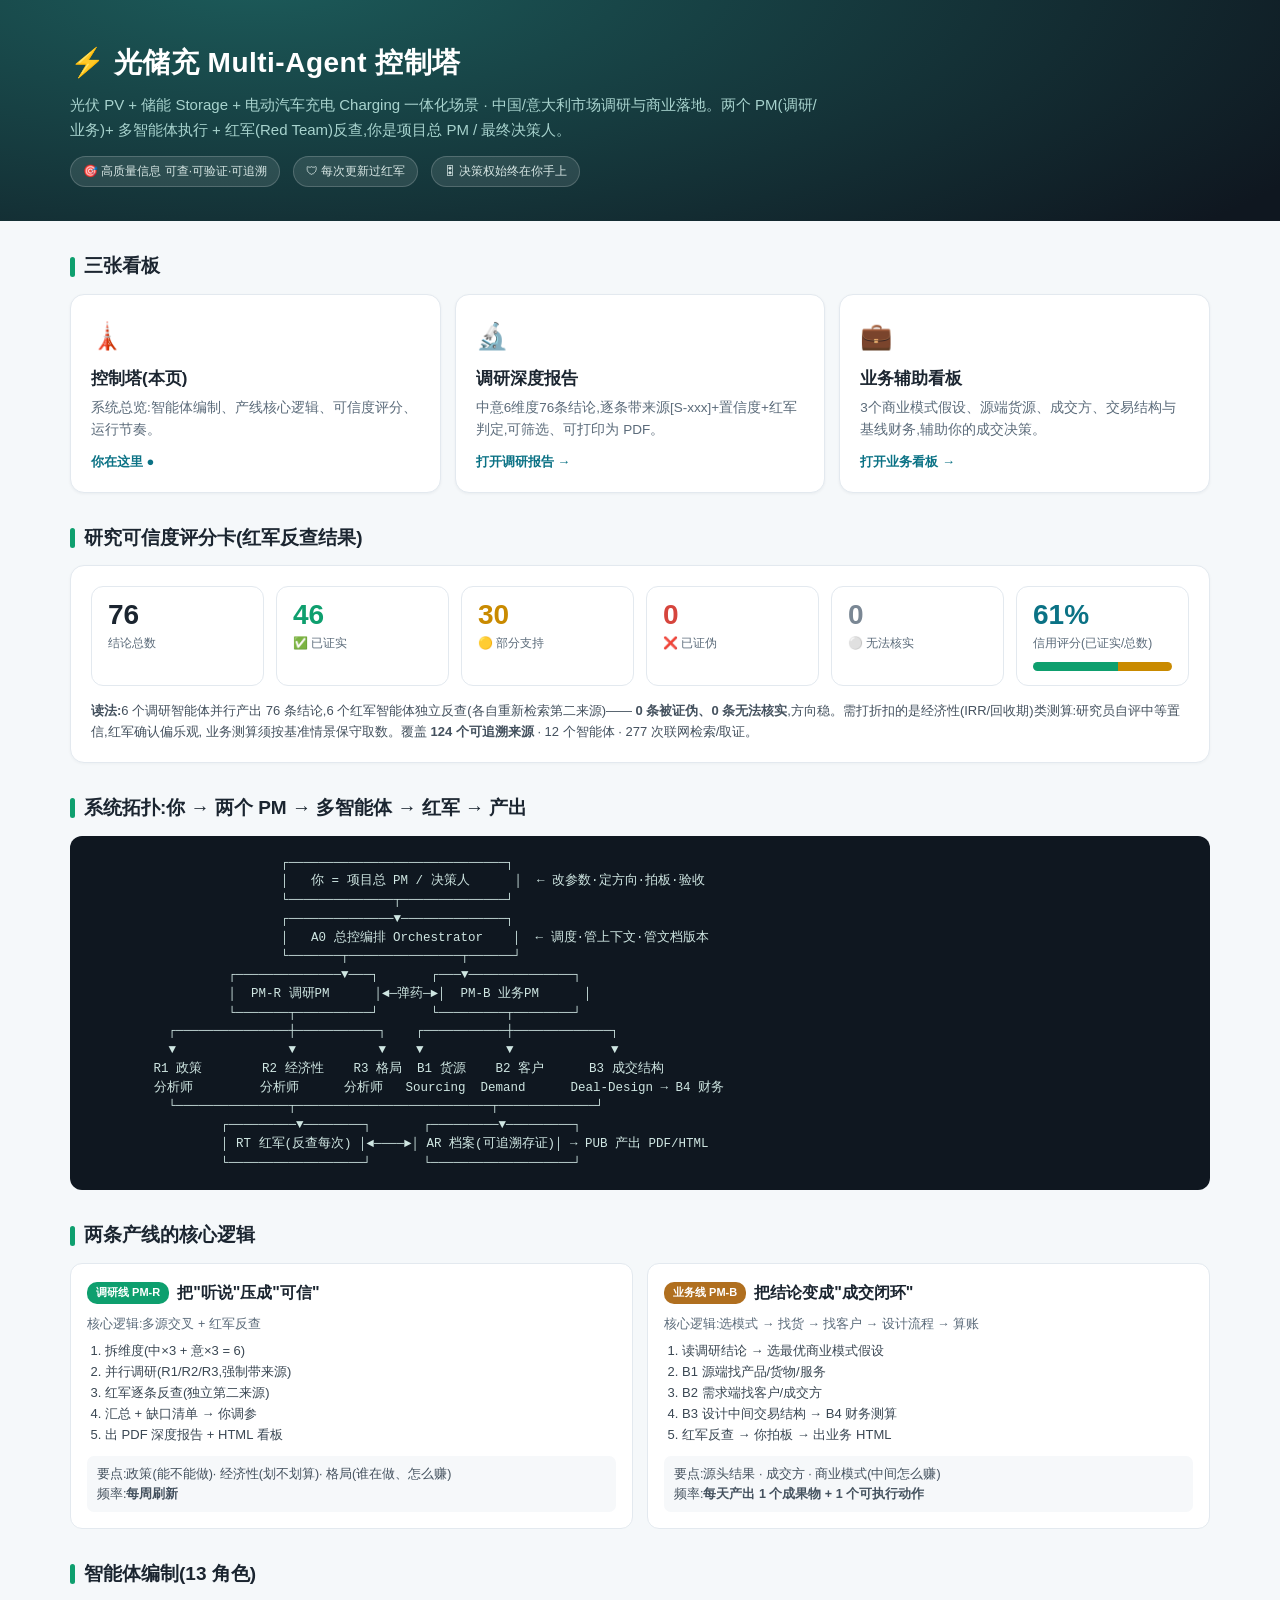
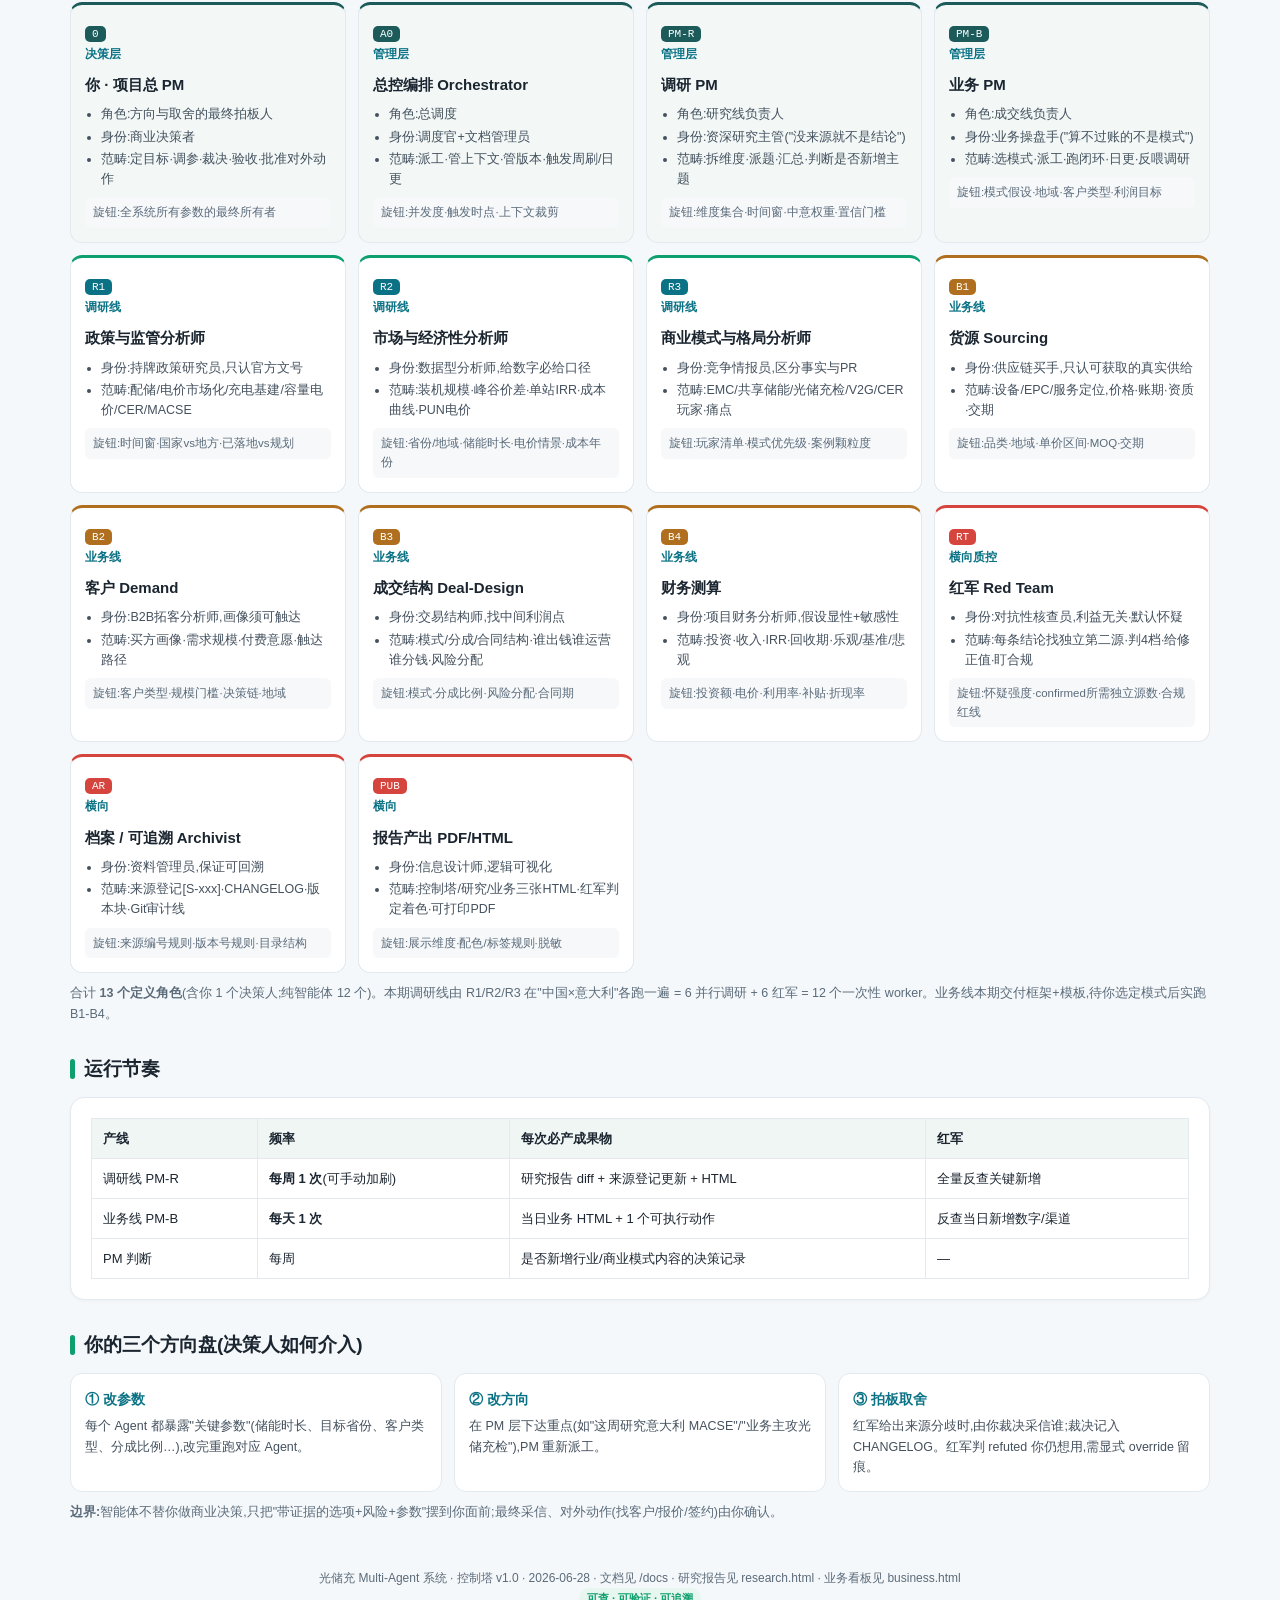
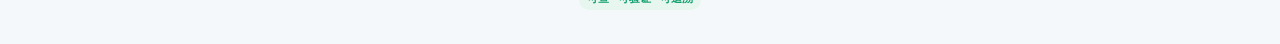
<file: solar-storage-charging/html/index.html>
<!DOCTYPE html>
<html lang="zh-CN">
<head>
<meta charset="UTF-8">
<meta name="viewport" content="width=device-width, initial-scale=1.0">
<title>光储充 Multi-Agent 控制塔</title>
<style>
  :root{
    --ink:#1b2530;--muted:#5b6b7a;--line:#e3e9ef;--panel:#fff;
    --accent:#0e9f6e;--accent2:#0b7285;--cn:#0e9f6e;--it:#0b7285;
    --ok:#0e9f6e;--part:#c98a00;--ref:#d6453d;--unv:#7a8794;
  }
  *{box-sizing:border-box}
  body{margin:0;font-family:-apple-system,BlinkMacSystemFont,"Segoe UI","Microsoft YaHei",Roboto,Arial,sans-serif;color:var(--ink);background:#f5f8fa;line-height:1.62}
  .wrap{max-width:1180px;margin:0 auto;padding:0 20px}
  header.hero{background:radial-gradient(1200px 400px at 20% -10%,#1c5b5a,#0f1720);color:#fff;padding:40px 0 34px}
  .hero h1{margin:0 0 8px;font-size:28px;letter-spacing:.5px}
  .hero .sub{color:#a8d3ce;font-size:15px;max-width:760px}
  .hero .pill{display:inline-block;margin-top:14px;margin-right:8px;font-size:12px;background:rgba(255,255,255,.1);border:1px solid rgba(255,255,255,.18);border-radius:20px;padding:5px 12px;color:#d7e6e4}
  h2.sec{font-size:19px;margin:30px 0 12px;display:flex;align-items:center;gap:9px}
  h2.sec::before{content:"";width:5px;height:20px;background:var(--accent);border-radius:3px;display:inline-block}
  .cards{display:grid;gap:14px}
  .nav3{grid-template-columns:repeat(3,1fr)}
  @media(max-width:820px){.nav3{grid-template-columns:1fr}}
  .navcard{background:var(--panel);border:1px solid var(--line);border-radius:14px;padding:20px;text-decoration:none;color:inherit;display:block;box-shadow:0 1px 3px rgba(20,40,60,.05);transition:transform .12s,box-shadow .12s}
  .navcard:hover{transform:translateY(-3px);box-shadow:0 8px 20px rgba(20,40,60,.1)}
  .navcard .ic{font-size:26px}
  .navcard h3{margin:8px 0 4px;font-size:17px}
  .navcard p{margin:0;color:var(--muted);font-size:13.5px}
  .navcard .go{margin-top:10px;color:var(--accent2);font-weight:600;font-size:13px}
  .panel{background:var(--panel);border:1px solid var(--line);border-radius:14px;padding:20px;box-shadow:0 1px 3px rgba(20,40,60,.04)}
  .scorecard{display:flex;flex-wrap:wrap;gap:12px}
  .score{flex:1;min-width:130px;background:#fff;border:1px solid var(--line);border-radius:12px;padding:14px 16px}
  .score .n{font-size:28px;font-weight:700;line-height:1}
  .score .l{font-size:12px;color:var(--muted);margin-top:5px}
  .score.ok .n{color:var(--ok)}.score.part .n{color:var(--part)}.score.ref .n{color:var(--ref)}.score.unv .n{color:var(--unv)}
  .bar{height:9px;border-radius:6px;overflow:hidden;display:flex;margin-top:8px}
  .bar i{display:block;height:100%}
  /* flow diagram */
  .flow{font-family:ui-monospace,SFMono-Regular,Menlo,monospace;font-size:12.5px;white-space:pre;overflow-x:auto;background:#0f1720;color:#cfe6e2;border-radius:12px;padding:18px 16px;line-height:1.5}
  /* agent roster */
  .roster{display:grid;grid-template-columns:repeat(auto-fill,minmax(255px,1fr));gap:12px}
  .agent{border:1px solid var(--line);border-radius:12px;padding:14px;background:#fff;border-top:3px solid var(--accent)}
  .agent.pm{border-top-color:#1c5b5a;background:#f3f8f7}
  .agent.r{border-top-color:var(--cn)}
  .agent.b{border-top-color:#b06f1f}
  .agent.q{border-top-color:var(--ref)}
  .agent .code{font-family:ui-monospace,monospace;font-size:11px;color:#fff;background:var(--accent2);border-radius:5px;padding:2px 7px}
  .agent.pm .code{background:#1c5b5a}.agent.b .code{background:#b06f1f}.agent.q .code{background:var(--ref)}
  .agent h4{margin:9px 0 4px;font-size:15px}
  .agent .id{font-size:12px;color:var(--accent2);font-weight:600}
  .agent ul{margin:7px 0 0;padding-left:16px;font-size:12.5px;color:#44515e}
  .agent ul li{margin:2px 0}
  .agent .param{margin-top:8px;font-size:11.5px;color:var(--muted);background:#f6f8fa;border-radius:6px;padding:6px 8px}
  .twocol{display:grid;grid-template-columns:1fr 1fr;gap:14px}
  @media(max-width:820px){.twocol{grid-template-columns:1fr}}
  .logic{border:1px solid var(--line);border-radius:12px;padding:16px;background:#fff}
  .logic h3{margin:0 0 8px;font-size:16px;display:flex;align-items:center;gap:8px}
  .logic .badge{font-size:11px;color:#fff;border-radius:10px;padding:2px 9px}
  .logic.research .badge{background:var(--cn)}.logic.biz .badge{background:#b06f1f}
  .logic ol{margin:6px 0 0;padding-left:18px;font-size:13px;color:#3a4753}
  .logic .out{margin-top:10px;font-size:12.5px;background:#f6f8fa;border-radius:7px;padding:8px 10px;color:#44515e}
  table.cad{width:100%;border-collapse:collapse;font-size:13px}
  table.cad th,table.cad td{border:1px solid var(--line);padding:9px 11px;text-align:left}
  table.cad th{background:#f0f6f4}
  .knobs{display:grid;grid-template-columns:repeat(3,1fr);gap:12px}
  @media(max-width:820px){.knobs{grid-template-columns:1fr}}
  .knob{border:1px solid var(--line);border-radius:12px;padding:14px;background:#fff}
  .knob .t{font-weight:700;font-size:14px;color:var(--accent2)}
  .knob p{margin:6px 0 0;font-size:12.5px;color:#44515e}
  footer{color:var(--muted);font-size:12px;text-align:center;padding:34px 20px}
  .tag{display:inline-block;font-size:11px;padding:2px 8px;border-radius:10px;font-weight:600}
  .t-ok{background:#e7f6ef;color:var(--ok)}
</style>
</head>
<body>
<header class="hero">
  <div class="wrap">
    <h1>⚡ 光储充 Multi-Agent 控制塔</h1>
    <div class="sub">光伏 PV + 储能 Storage + 电动汽车充电 Charging 一体化场景 · 中国/意大利市场调研与商业落地。两个 PM(调研/业务)+ 多智能体执行 + 红军(Red Team)反查,你是项目总 PM / 最终决策人。</div>
    <div>
      <span class="pill">🎯 高质量信息 可查·可验证·可追溯</span>
      <span class="pill">🛡 每次更新过红军</span>
      <span class="pill">🎛 决策权始终在你手上</span>
    </div>
  </div>
</header>

<div class="wrap">

  <h2 class="sec">三张看板</h2>
  <div class="cards nav3">
    <a class="navcard" href="index.html"><div class="ic">🗼</div><h3>控制塔(本页)</h3><p>系统总览:智能体编制、产线核心逻辑、可信度评分、运行节奏。</p><div class="go">你在这里 ●</div></a>
    <a class="navcard" href="research.html"><div class="ic">🔬</div><h3>调研深度报告</h3><p>中意6维度76条结论,逐条带来源[S-xxx]+置信度+红军判定,可筛选、可打印为 PDF。</p><div class="go">打开调研报告 →</div></a>
    <a class="navcard" href="business.html"><div class="ic">💼</div><h3>业务辅助看板</h3><p>3个商业模式假设、源端货源、成交方、交易结构与基线财务,辅助你的成交决策。</p><div class="go">打开业务看板 →</div></a>
  </div>

  <h2 class="sec">研究可信度评分卡(红军反查结果)</h2>
  <div class="panel">
    <div class="scorecard">
      <div class="score"><div class="n">76</div><div class="l">结论总数</div></div>
      <div class="score ok"><div class="n">46</div><div class="l">✅ 已证实</div></div>
      <div class="score part"><div class="n">30</div><div class="l">🟡 部分支持</div></div>
      <div class="score ref"><div class="n">0</div><div class="l">❌ 已证伪</div></div>
      <div class="score unv"><div class="n">0</div><div class="l">⚪ 无法核实</div></div>
      <div class="score"><div class="n" style="color:#0b7285">61%</div><div class="l">信用评分(已证实/总数)</div>
        <div class="bar"><i style="background:#0e9f6e;width:61%"></i><i style="background:#c98a00;width:39%"></i></div></div>
    </div>
    <p style="margin:14px 0 0;font-size:13px;color:#44515e">
      <b>读法:</b>6 个调研智能体并行产出 76 条结论,6 个红军智能体独立反查(各自重新检索第二来源)——
      <b>0 条被证伪、0 条无法核实</b>,方向稳。需打折扣的是经济性(IRR/回收期)类测算:研究员自评中等置信,红军确认偏乐观,
      业务测算须按基准情景保守取数。覆盖 <b>124 个可追溯来源</b> · 12 个智能体 · 277 次联网检索/取证。
    </p>
  </div>

  <h2 class="sec">系统拓扑:你 → 两个 PM → 多智能体 → 红军 → 产出</h2>
  <div class="flow">                          ┌─────────────────────────────┐
                          │   你 = 项目总 PM / 决策人      │  ← 改参数·定方向·拍板·验收
                          └──────────────┬──────────────┘
                          ┌──────────────▼──────────────┐
                          │   A0 总控编排 Orchestrator    │  ← 调度·管上下文·管文档版本
                          └───────┬───────────────┬──────┘
                   ┌──────────────▼───┐       ┌───▼──────────────┐
                   │  PM-R 调研PM      │◄─弹药─►│  PM-B 业务PM      │
                   └───────┬──────────┘       └─────────┬────────┘
           ┌───────────────┼───────────┐    ┌───────────┼─────────────┐
           ▼               ▼           ▼    ▼           ▼             ▼
         R1 政策        R2 经济性    R3 格局  B1 货源    B2 客户      B3 成交结构
         分析师         分析师      分析师   Sourcing  Demand      Deal-Design → B4 财务
           └───────────────┬──────────────────────────┬─────────────┘
                  ┌─────────▼────────┐       ┌─────────▼─────────┐
                  │ RT 红军(反查每次) │◄────►│ AR 档案(可追溯存证)│ → PUB 产出 PDF/HTML
                  └──────────────────┘       └───────────────────┘</div>

  <h2 class="sec">两条产线的核心逻辑</h2>
  <div class="twocol">
    <div class="logic research">
      <h3><span class="badge">调研线 PM-R</span> 把"听说"压成"可信"</h3>
      <div style="font-size:12.5px;color:var(--muted)">核心逻辑:多源交叉 + 红军反查</div>
      <ol>
        <li>拆维度(中×3 + 意×3 = 6)</li>
        <li>并行调研(R1/R2/R3,强制带来源)</li>
        <li>红军逐条反查(独立第二来源)</li>
        <li>汇总 + 缺口清单 → 你调参</li>
        <li>出 PDF 深度报告 + HTML 看板</li>
      </ol>
      <div class="out">要点:政策(能不能做)· 经济性(划不划算)· 格局(谁在做、怎么赚)<br>频率:<b>每周刷新</b></div>
    </div>
    <div class="logic biz">
      <h3><span class="badge">业务线 PM-B</span> 把结论变成"成交闭环"</h3>
      <div style="font-size:12.5px;color:var(--muted)">核心逻辑:选模式 → 找货 → 找客户 → 设计流程 → 算账</div>
      <ol>
        <li>读调研结论 → 选最优商业模式假设</li>
        <li>B1 源端找产品/货物/服务</li>
        <li>B2 需求端找客户/成交方</li>
        <li>B3 设计中间交易结构 → B4 财务测算</li>
        <li>红军反查 → 你拍板 → 出业务 HTML</li>
      </ol>
      <div class="out">要点:源头结果 · 成交方 · 商业模式(中间怎么赚)<br>频率:<b>每天产出 1 个成果物 + 1 个可执行动作</b></div>
    </div>
  </div>

  <h2 class="sec">智能体编制(13 角色)</h2>
  <div class="roster">
    <div class="agent pm"><span class="code">0</span><div class="id">决策层</div><h4>你 · 项目总 PM</h4>
      <ul><li>角色:方向与取舍的最终拍板人</li><li>身份:商业决策者</li><li>范畴:定目标·调参·裁决·验收·批准对外动作</li></ul>
      <div class="param">旋钮:全系统所有参数的最终所有者</div></div>
    <div class="agent pm"><span class="code">A0</span><div class="id">管理层</div><h4>总控编排 Orchestrator</h4>
      <ul><li>角色:总调度</li><li>身份:调度官+文档管理员</li><li>范畴:派工·管上下文·管版本·触发周刷/日更</li></ul>
      <div class="param">旋钮:并发度·触发时点·上下文裁剪</div></div>
    <div class="agent pm"><span class="code">PM-R</span><div class="id">管理层</div><h4>调研 PM</h4>
      <ul><li>角色:研究线负责人</li><li>身份:资深研究主管("没来源就不是结论")</li><li>范畴:拆维度·派题·汇总·判断是否新增主题</li></ul>
      <div class="param">旋钮:维度集合·时间窗·中意权重·置信门槛</div></div>
    <div class="agent pm"><span class="code">PM-B</span><div class="id">管理层</div><h4>业务 PM</h4>
      <ul><li>角色:成交线负责人</li><li>身份:业务操盘手("算不过账的不是模式")</li><li>范畴:选模式·派工·跑闭环·日更·反喂调研</li></ul>
      <div class="param">旋钮:模式假设·地域·客户类型·利润目标</div></div>
    <div class="agent r"><span class="code">R1</span><div class="id">调研线</div><h4>政策与监管分析师</h4>
      <ul><li>身份:持牌政策研究员,只认官方文号</li><li>范畴:配储/电价市场化/充电基建/容量电价/CER/MACSE</li></ul>
      <div class="param">旋钮:时间窗·国家vs地方·已落地vs规划</div></div>
    <div class="agent r"><span class="code">R2</span><div class="id">调研线</div><h4>市场与经济性分析师</h4>
      <ul><li>身份:数据型分析师,给数字必给口径</li><li>范畴:装机规模·峰谷价差·单站IRR·成本曲线·PUN电价</li></ul>
      <div class="param">旋钮:省份/地域·储能时长·电价情景·成本年份</div></div>
    <div class="agent r"><span class="code">R3</span><div class="id">调研线</div><h4>商业模式与格局分析师</h4>
      <ul><li>身份:竞争情报员,区分事实与PR</li><li>范畴:EMC/共享储能/光储充检/V2G/CER玩家·痛点</li></ul>
      <div class="param">旋钮:玩家清单·模式优先级·案例颗粒度</div></div>
    <div class="agent b"><span class="code">B1</span><div class="id">业务线</div><h4>货源 Sourcing</h4>
      <ul><li>身份:供应链买手,只认可获取的真实供给</li><li>范畴:设备/EPC/服务定位,价格·账期·资质·交期</li></ul>
      <div class="param">旋钮:品类·地域·单价区间·MOQ·交期</div></div>
    <div class="agent b"><span class="code">B2</span><div class="id">业务线</div><h4>客户 Demand</h4>
      <ul><li>身份:B2B拓客分析师,画像须可触达</li><li>范畴:买方画像·需求规模·付费意愿·触达路径</li></ul>
      <div class="param">旋钮:客户类型·规模门槛·决策链·地域</div></div>
    <div class="agent b"><span class="code">B3</span><div class="id">业务线</div><h4>成交结构 Deal-Design</h4>
      <ul><li>身份:交易结构师,找中间利润点</li><li>范畴:模式/分成/合同结构·谁出钱谁运营谁分钱·风险分配</li></ul>
      <div class="param">旋钮:模式·分成比例·风险分配·合同期</div></div>
    <div class="agent b"><span class="code">B4</span><div class="id">业务线</div><h4>财务测算</h4>
      <ul><li>身份:项目财务分析师,假设显性+敏感性</li><li>范畴:投资·收入·IRR·回收期·乐观/基准/悲观</li></ul>
      <div class="param">旋钮:投资额·电价·利用率·补贴·折现率</div></div>
    <div class="agent q"><span class="code">RT</span><div class="id">横向质控</div><h4>红军 Red Team</h4>
      <ul><li>身份:对抗性核查员,利益无关·默认怀疑</li><li>范畴:每条结论找独立第二源·判4档·给修正值·盯合规</li></ul>
      <div class="param">旋钮:怀疑强度·confirmed所需独立源数·合规红线</div></div>
    <div class="agent q"><span class="code">AR</span><div class="id">横向</div><h4>档案 / 可追溯 Archivist</h4>
      <ul><li>身份:资料管理员,保证可回溯</li><li>范畴:来源登记[S-xxx]·CHANGELOG·版本块·Git审计线</li></ul>
      <div class="param">旋钮:来源编号规则·版本号规则·目录结构</div></div>
    <div class="agent q"><span class="code">PUB</span><div class="id">横向</div><h4>报告产出 PDF/HTML</h4>
      <ul><li>身份:信息设计师,逻辑可视化</li><li>范畴:控制塔/研究/业务三张HTML·红军判定着色·可打印PDF</li></ul>
      <div class="param">旋钮:展示维度·配色/标签规则·脱敏</div></div>
  </div>
  <p style="font-size:12.5px;color:var(--muted);margin-top:10px">合计 <b>13 个定义角色</b>(含你 1 个决策人;纯智能体 12 个)。本期调研线由 R1/R2/R3 在"中国×意大利"各跑一遍 = 6 并行调研 + 6 红军 = 12 个一次性 worker。业务线本期交付框架+模板,待你选定模式后实跑 B1-B4。</p>

  <h2 class="sec">运行节奏</h2>
  <div class="panel">
    <table class="cad">
      <tr><th>产线</th><th>频率</th><th>每次必产成果物</th><th>红军</th></tr>
      <tr><td>调研线 PM-R</td><td><b>每周 1 次</b>(可手动加刷)</td><td>研究报告 diff + 来源登记更新 + HTML</td><td>全量反查关键新增</td></tr>
      <tr><td>业务线 PM-B</td><td><b>每天 1 次</b></td><td>当日业务 HTML + 1 个可执行动作</td><td>反查当日新增数字/渠道</td></tr>
      <tr><td>PM 判断</td><td>每周</td><td>是否新增行业/商业模式内容的决策记录</td><td>—</td></tr>
    </table>
  </div>

  <h2 class="sec">你的三个方向盘(决策人如何介入)</h2>
  <div class="knobs">
    <div class="knob"><div class="t">① 改参数</div><p>每个 Agent 都暴露"关键参数"(储能时长、目标省份、客户类型、分成比例…),改完重跑对应 Agent。</p></div>
    <div class="knob"><div class="t">② 改方向</div><p>在 PM 层下达重点(如"这周研究意大利 MACSE"/"业务主攻光储充检"),PM 重新派工。</p></div>
    <div class="knob"><div class="t">③ 拍板取舍</div><p>红军给出来源分歧时,由你裁决采信谁;裁决记入 CHANGELOG。红军判 refuted 你仍想用,需显式 override 留痕。</p></div>
  </div>
  <p style="font-size:12.5px;color:var(--muted);margin-top:10px"><b>边界:</b>智能体不替你做商业决策,只把"带证据的选项+风险+参数"摆到你面前;最终采信、对外动作(找客户/报价/签约)由你确认。</p>

</div>

<footer>
  光储充 Multi-Agent 系统 · 控制塔 v1.0 · 2026-06-28 · 文档见 /docs · 研究报告见 research.html · 业务看板见 business.html<br>
  <span class="tag t-ok">可查 · 可验证 · 可追溯</span>
</footer>
</body>
</html>
</file>
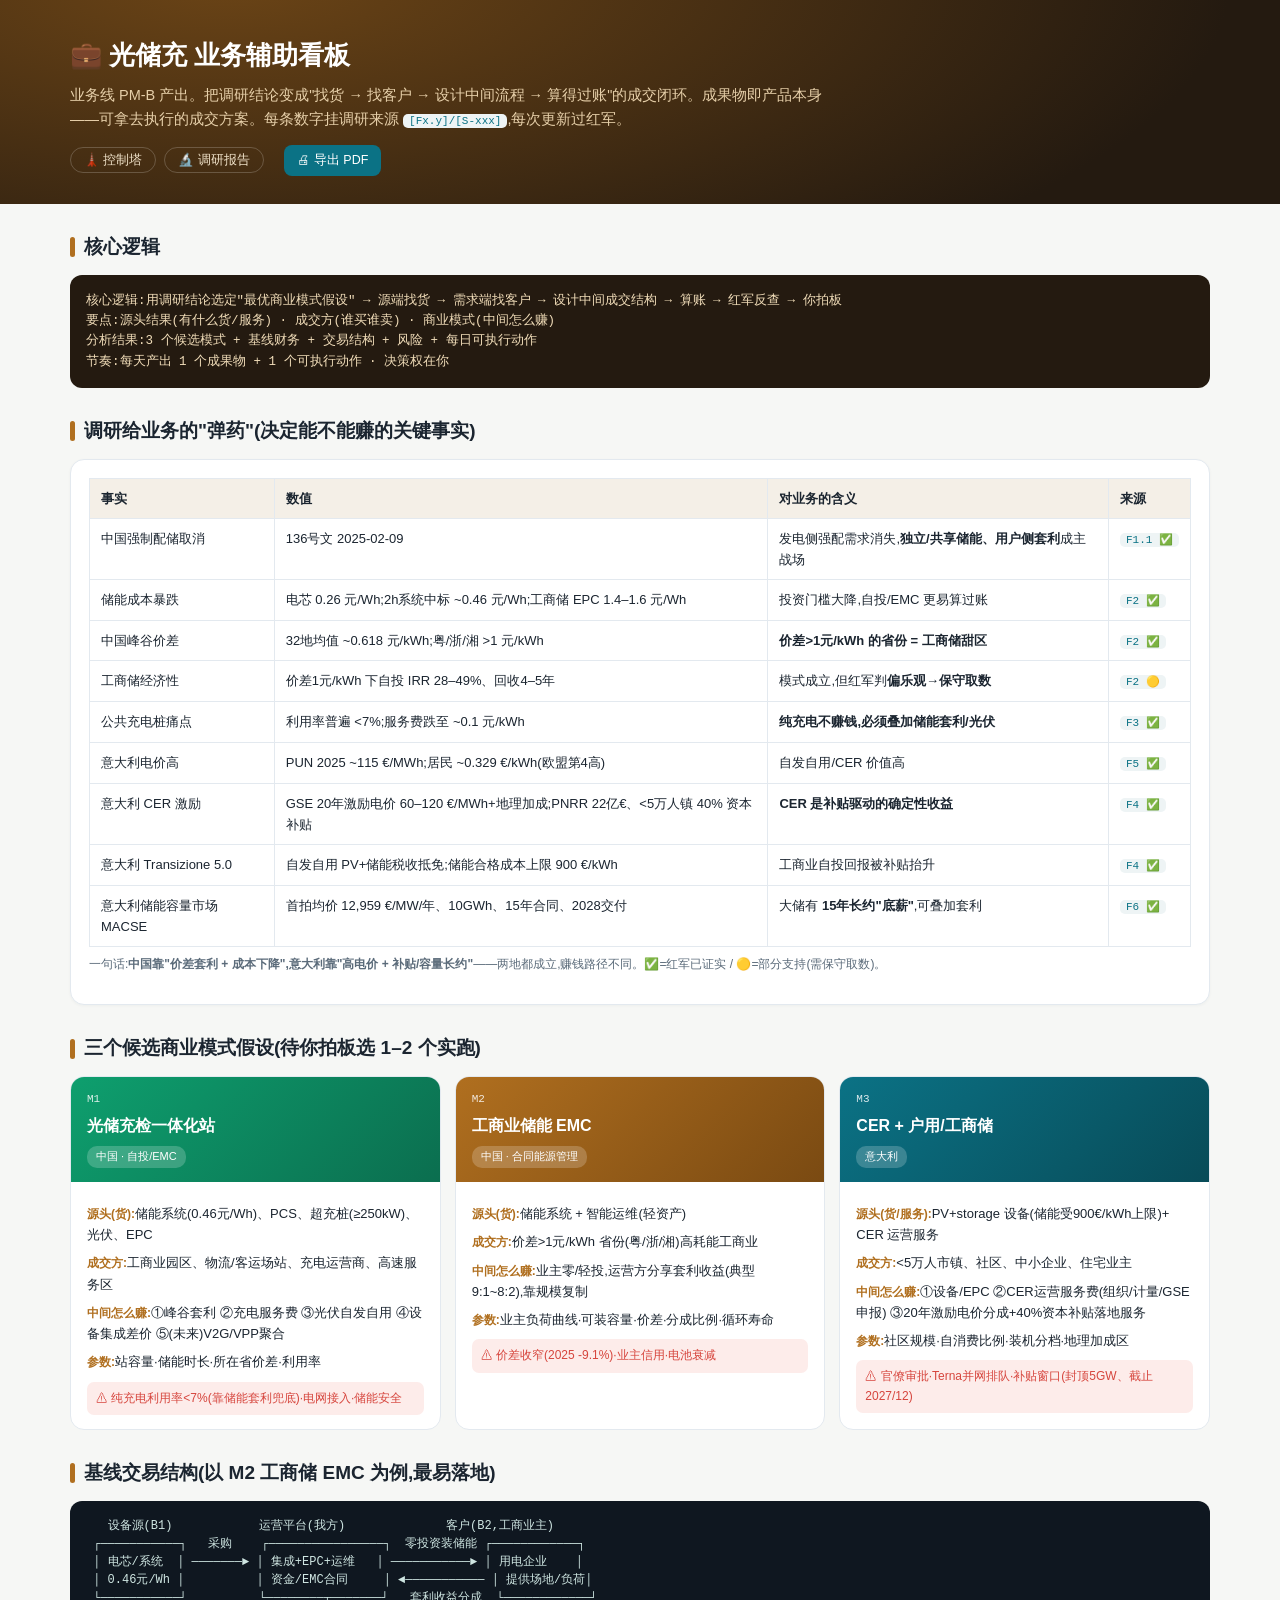
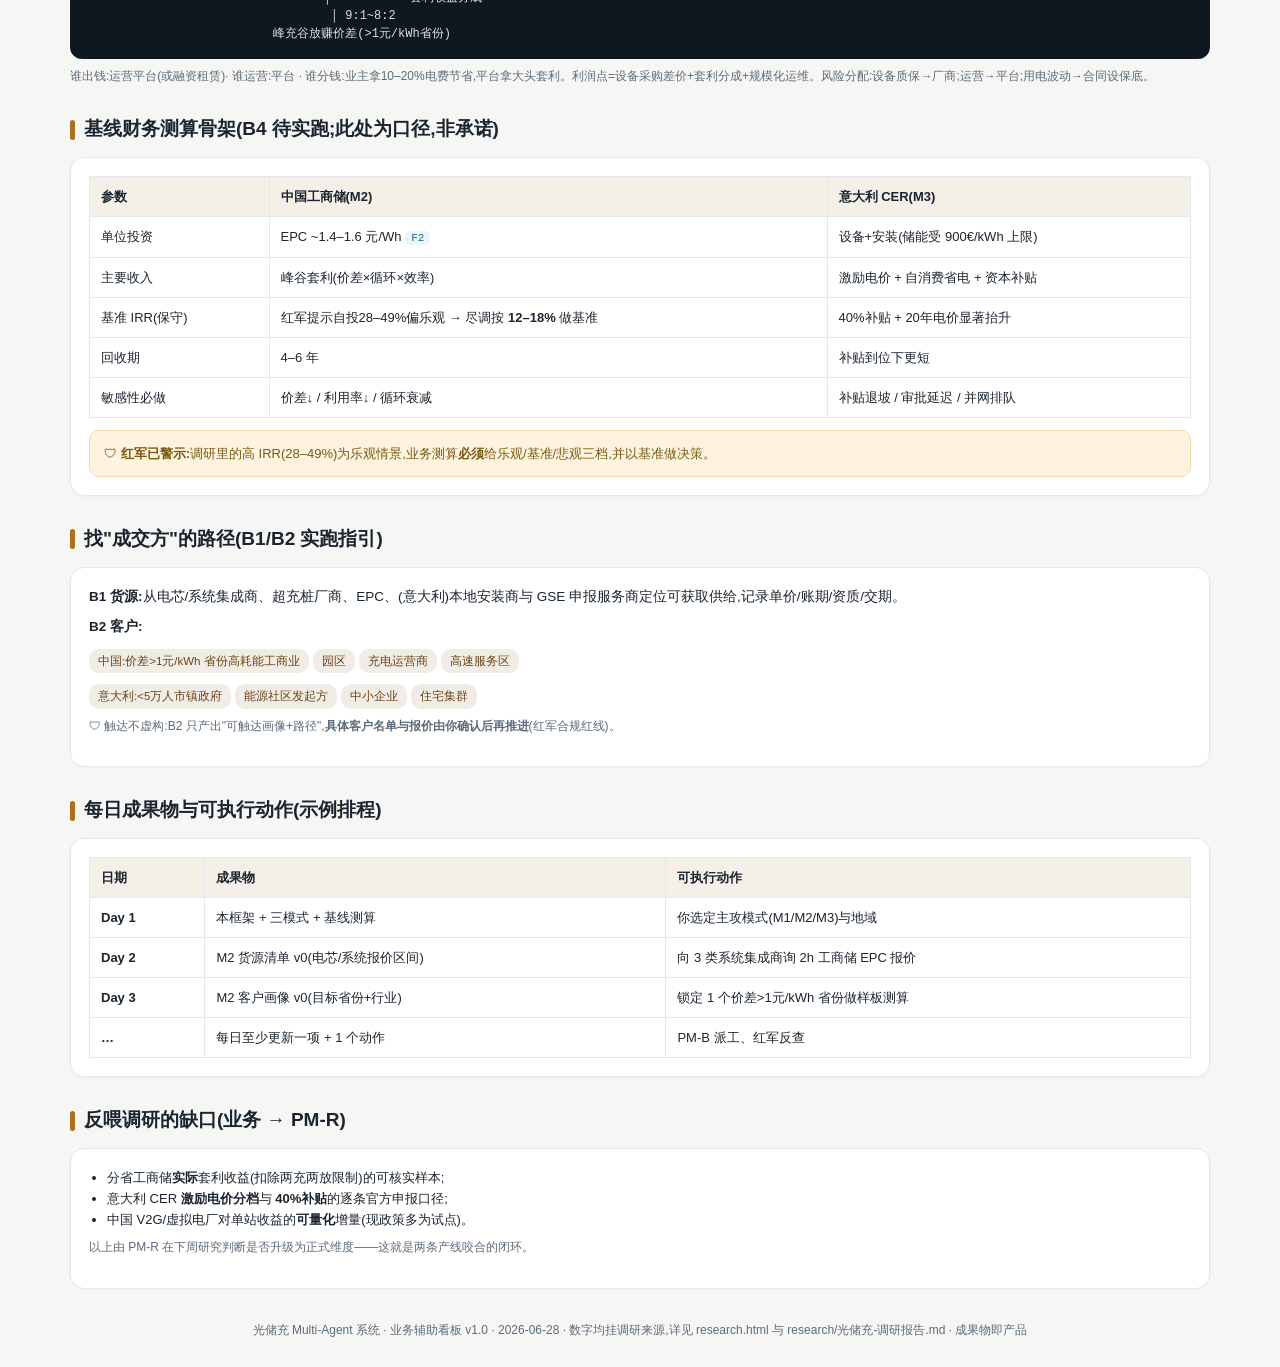
<file: solar-storage-charging/html/business.html>
<!DOCTYPE html>
<html lang="zh-CN">
<head>
<meta charset="UTF-8">
<meta name="viewport" content="width=device-width, initial-scale=1.0">
<title>光储充 业务辅助看板</title>
<style>
  :root{--ink:#1b2530;--muted:#5b6b7a;--line:#e3e9ef;--panel:#fff;--accent:#b06f1f;--accent2:#0b7285;
        --cn:#0e9f6e;--it:#0b7285;--ok:#0e9f6e;--part:#c98a00;--ref:#d6453d;}
  *{box-sizing:border-box}
  body{margin:0;font-family:-apple-system,BlinkMacSystemFont,"Segoe UI","Microsoft YaHei",Roboto,Arial,sans-serif;color:var(--ink);background:#f6f7f5;line-height:1.62}
  .wrap{max-width:1180px;margin:0 auto;padding:0 20px}
  header.hero{background:radial-gradient(1000px 360px at 18% -10%,#6b4416,#241a10);color:#fff;padding:34px 0 28px}
  .hero h1{margin:0 0 8px;font-size:26px}
  .hero .sub{color:#e6cfa9;font-size:14.5px;max-width:780px}
  .nav{margin-top:14px}
  .nav a{font-size:12.5px;text-decoration:none;color:#f0e2c9;border:1px solid rgba(255,255,255,.2);border-radius:20px;padding:5px 13px;margin-right:8px}
  h2.sec{font-size:19px;margin:28px 0 12px;display:flex;align-items:center;gap:9px}
  h2.sec::before{content:"";width:5px;height:20px;background:var(--accent);border-radius:3px}
  .panel{background:var(--panel);border:1px solid var(--line);border-radius:14px;padding:18px;box-shadow:0 1px 3px rgba(20,40,60,.04)}
  .logic{font-family:ui-monospace,Menlo,monospace;font-size:12.5px;white-space:pre-wrap;background:#241a10;color:#f0dcb8;border-radius:12px;padding:16px}
  table{width:100%;border-collapse:collapse;font-size:13px}
  th,td{border:1px solid var(--line);padding:9px 11px;text-align:left;vertical-align:top}
  th{background:#f4efe7}
  .ref{font-family:ui-monospace,monospace;font-size:11px;color:var(--accent2);background:#eef4f5;border-radius:5px;padding:1px 6px;white-space:nowrap}
  .models{display:grid;grid-template-columns:repeat(3,1fr);gap:14px}
  @media(max-width:900px){.models{grid-template-columns:1fr}}
  .model{border:1px solid var(--line);border-radius:14px;background:#fff;overflow:hidden;display:flex;flex-direction:column}
  .model .top{padding:14px 16px;color:#fff}
  .model.m1 .top{background:linear-gradient(135deg,#0e9f6e,#0b6e4f)}
  .model.m2 .top{background:linear-gradient(135deg,#b06f1f,#7a4a12)}
  .model.m3 .top{background:linear-gradient(135deg,#0b7285,#084b58)}
  .model .top .code{font-size:11px;opacity:.85;font-family:ui-monospace,monospace}
  .model .top h3{margin:4px 0 0;font-size:16px}
  .model .geo{display:inline-block;margin-top:7px;font-size:11px;background:rgba(255,255,255,.2);border-radius:10px;padding:2px 9px}
  .model .body{padding:14px 16px;font-size:13px;flex:1}
  .model .body b.lbl{color:var(--accent);font-size:12px}
  .model .row{margin:7px 0}
  .model .risk{margin-top:9px;font-size:12px;color:var(--ref);background:#fdecea;border-radius:7px;padding:7px 9px}
  .flow{font-family:ui-monospace,Menlo,monospace;font-size:12px;white-space:pre;overflow-x:auto;background:#0f1720;color:#cfe6e2;border-radius:12px;padding:16px;line-height:1.5}
  .kpis{display:flex;flex-wrap:wrap;gap:12px;margin-top:6px}
  .kpi{flex:1;min-width:150px;border:1px solid var(--line);border-radius:12px;padding:13px 15px;background:#fff}
  .kpi .n{font-size:21px;font-weight:700;color:var(--accent)}
  .kpi .l{font-size:12px;color:var(--muted);margin-top:4px}
  .warn{background:#fdf3df;border:1px solid #f0dca6;border-radius:10px;padding:12px 14px;font-size:13px;color:#7a5a12;margin-top:12px}
  .daily td:first-child{font-weight:600;white-space:nowrap}
  .pillrow{margin-top:8px}
  .pill{display:inline-block;font-size:11.5px;background:#f1ede6;color:#6b4416;border-radius:10px;padding:3px 9px;margin:3px 4px 0 0}
  footer{color:var(--muted);font-size:12px;text-align:center;padding:32px 20px}
  .note{font-size:12px;color:var(--muted);margin-top:8px}
  @media print{.nav,.printbtn{display:none}body{background:#fff}.model,.panel{box-shadow:none;page-break-inside:avoid}header.hero{-webkit-print-color-adjust:exact;print-color-adjust:exact}}
  .printbtn{background:var(--accent2);color:#fff;border:none;border-radius:8px;padding:7px 13px;font-size:12.5px;cursor:pointer;margin-left:8px}
</style>
</head>
<body>
<header class="hero">
  <div class="wrap">
    <h1>💼 光储充 业务辅助看板</h1>
    <div class="sub">业务线 PM-B 产出。把调研结论变成"找货 → 找客户 → 设计中间流程 → 算得过账"的成交闭环。成果物即产品本身——可拿去执行的成交方案。每条数字挂调研来源 <span class="ref">[Fx.y]/[S-xxx]</span>,每次更新过红军。</div>
    <div class="nav">
      <a href="index.html">🗼 控制塔</a><a href="research.html">🔬 调研报告</a>
      <button class="printbtn" onclick="window.print()">🖨 导出 PDF</button>
    </div>
  </div>
</header>

<div class="wrap">

  <h2 class="sec">核心逻辑</h2>
  <div class="logic">核心逻辑:用调研结论选定"最优商业模式假设" → 源端找货 → 需求端找客户 → 设计中间成交结构 → 算账 → 红军反查 → 你拍板
要点:源头结果(有什么货/服务) · 成交方(谁买谁卖) · 商业模式(中间怎么赚)
分析结果:3 个候选模式 + 基线财务 + 交易结构 + 风险 + 每日可执行动作
节奏:每天产出 1 个成果物 + 1 个可执行动作 · 决策权在你</div>

  <h2 class="sec">调研给业务的"弹药"(决定能不能赚的关键事实)</h2>
  <div class="panel">
    <table>
      <tr><th>事实</th><th>数值</th><th>对业务的含义</th><th>来源</th></tr>
      <tr><td>中国强制配储取消</td><td>136号文 2025-02-09</td><td>发电侧强配需求消失,<b>独立/共享储能、用户侧套利</b>成主战场</td><td><span class="ref">F1.1 ✅</span></td></tr>
      <tr><td>储能成本暴跌</td><td>电芯 0.26 元/Wh;2h系统中标 ~0.46 元/Wh;工商储 EPC 1.4–1.6 元/Wh</td><td>投资门槛大降,自投/EMC 更易算过账</td><td><span class="ref">F2 ✅</span></td></tr>
      <tr><td>中国峰谷价差</td><td>32地均值 ~0.618 元/kWh;粤/浙/湘 &gt;1 元/kWh</td><td><b>价差&gt;1元/kWh 的省份 = 工商储甜区</b></td><td><span class="ref">F2 ✅</span></td></tr>
      <tr><td>工商储经济性</td><td>价差1元/kWh 下自投 IRR 28–49%、回收4–5年</td><td>模式成立,但红军判<b>偏乐观→保守取数</b></td><td><span class="ref">F2 🟡</span></td></tr>
      <tr><td>公共充电桩痛点</td><td>利用率普遍 &lt;7%;服务费跌至 ~0.1 元/kWh</td><td><b>纯充电不赚钱,必须叠加储能套利/光伏</b></td><td><span class="ref">F3 ✅</span></td></tr>
      <tr><td>意大利电价高</td><td>PUN 2025 ~115 €/MWh;居民 ~0.329 €/kWh(欧盟第4高)</td><td>自发自用/CER 价值高</td><td><span class="ref">F5 ✅</span></td></tr>
      <tr><td>意大利 CER 激励</td><td>GSE 20年激励电价 60–120 €/MWh+地理加成;PNRR 22亿€、&lt;5万人镇 40% 资本补贴</td><td><b>CER 是补贴驱动的确定性收益</b></td><td><span class="ref">F4 ✅</span></td></tr>
      <tr><td>意大利 Transizione 5.0</td><td>自发自用 PV+储能税收抵免;储能合格成本上限 900 €/kWh</td><td>工商业自投回报被补贴抬升</td><td><span class="ref">F4 ✅</span></td></tr>
      <tr><td>意大利储能容量市场 MACSE</td><td>首拍均价 12,959 €/MW/年、10GWh、15年合同、2028交付</td><td>大储有 <b>15年长约"底薪"</b>,可叠加套利</td><td><span class="ref">F6 ✅</span></td></tr>
    </table>
    <p class="note">一句话:<b>中国靠"价差套利 + 成本下降",意大利靠"高电价 + 补贴/容量长约"</b>——两地都成立,赚钱路径不同。✅=红军已证实 / 🟡=部分支持(需保守取数)。</p>
  </div>

  <h2 class="sec">三个候选商业模式假设(待你拍板选 1–2 个实跑)</h2>
  <div class="models">
    <div class="model m1">
      <div class="top"><div class="code">M1</div><h3>光储充检一体化站</h3><span class="geo">中国 · 自投/EMC</span></div>
      <div class="body">
        <div class="row"><b class="lbl">源头(货):</b>储能系统(0.46元/Wh)、PCS、超充桩(≥250kW)、光伏、EPC</div>
        <div class="row"><b class="lbl">成交方:</b>工商业园区、物流/客运场站、充电运营商、高速服务区</div>
        <div class="row"><b class="lbl">中间怎么赚:</b>①峰谷套利 ②充电服务费 ③光伏自发自用 ④设备集成差价 ⑤(未来)V2G/VPP聚合</div>
        <div class="row"><b class="lbl">参数:</b>站容量·储能时长·所在省价差·利用率</div>
        <div class="risk">⚠ 纯充电利用率&lt;7%(靠储能套利兜底)·电网接入·储能安全</div>
      </div>
    </div>
    <div class="model m2">
      <div class="top"><div class="code">M2</div><h3>工商业储能 EMC</h3><span class="geo">中国 · 合同能源管理</span></div>
      <div class="body">
        <div class="row"><b class="lbl">源头(货):</b>储能系统 + 智能运维(轻资产)</div>
        <div class="row"><b class="lbl">成交方:</b>价差&gt;1元/kWh 省份(粤/浙/湘)高耗能工商业</div>
        <div class="row"><b class="lbl">中间怎么赚:</b>业主零/轻投,运营方分享套利收益(典型 9:1~8:2),靠规模复制</div>
        <div class="row"><b class="lbl">参数:</b>业主负荷曲线·可装容量·价差·分成比例·循环寿命</div>
        <div class="risk">⚠ 价差收窄(2025 -9.1%)·业主信用·电池衰减</div>
      </div>
    </div>
    <div class="model m3">
      <div class="top"><div class="code">M3</div><h3>CER + 户用/工商储</h3><span class="geo">意大利</span></div>
      <div class="body">
        <div class="row"><b class="lbl">源头(货/服务):</b>PV+storage 设备(储能受900€/kWh上限)+ CER 运营服务</div>
        <div class="row"><b class="lbl">成交方:</b>&lt;5万人市镇、社区、中小企业、住宅业主</div>
        <div class="row"><b class="lbl">中间怎么赚:</b>①设备/EPC ②CER运营服务费(组织/计量/GSE申报) ③20年激励电价分成+40%资本补贴落地服务</div>
        <div class="row"><b class="lbl">参数:</b>社区规模·自消费比例·装机分档·地理加成区</div>
        <div class="risk">⚠ 官僚审批·Terna并网排队·补贴窗口(封顶5GW、截止2027/12)</div>
      </div>
    </div>
  </div>

  <h2 class="sec">基线交易结构(以 M2 工商储 EMC 为例,最易落地)</h2>
  <div class="flow">   设备源(B1)            运营平台(我方)              客户(B2,工商业主)
 ┌───────────┐   采购    ┌────────────────┐  零投资装储能 ┌────────────┐
 │ 电芯/系统  │ ───────► │ 集成+EPC+运维   │ ───────────► │ 用电企业    │
 │ 0.46元/Wh │          │ 资金/EMC合同     │ ◄─────────── │ 提供场地/负荷│
 └───────────┘          └────────┬───────┘   套利收益分成  └────────────┘
                                  │ 9:1~8:2
                          峰充谷放赚价差(>1元/kWh省份)</div>
  <p class="note">谁出钱:运营平台(或融资租赁)· 谁运营:平台 · 谁分钱:业主拿10–20%电费节省,平台拿大头套利。利润点=设备采购差价+套利分成+规模化运维。风险分配:设备质保→厂商;运营→平台;用电波动→合同设保底。</p>

  <h2 class="sec">基线财务测算骨架(B4 待实跑;此处为口径,非承诺)</h2>
  <div class="panel">
    <table>
      <tr><th>参数</th><th>中国工商储(M2)</th><th>意大利 CER(M3)</th></tr>
      <tr><td>单位投资</td><td>EPC ~1.4–1.6 元/Wh <span class="ref">F2</span></td><td>设备+安装(储能受 900€/kWh 上限)</td></tr>
      <tr><td>主要收入</td><td>峰谷套利(价差×循环×效率)</td><td>激励电价 + 自消费省电 + 资本补贴</td></tr>
      <tr><td>基准 IRR(保守)</td><td>红军提示自投28–49%偏乐观 → 尽调按 <b>12–18%</b> 做基准</td><td>40%补贴 + 20年电价显著抬升</td></tr>
      <tr><td>回收期</td><td>4–6 年</td><td>补贴到位下更短</td></tr>
      <tr><td>敏感性必做</td><td>价差↓ / 利用率↓ / 循环衰减</td><td>补贴退坡 / 审批延迟 / 并网排队</td></tr>
    </table>
    <div class="warn">🛡 <b>红军已警示:</b>调研里的高 IRR(28–49%)为乐观情景,业务测算<b>必须</b>给乐观/基准/悲观三档,并以基准做决策。</div>
  </div>

  <h2 class="sec">找"成交方"的路径(B1/B2 实跑指引)</h2>
  <div class="panel">
    <p style="font-size:13.5px;margin:0 0 8px"><b>B1 货源:</b>从电芯/系统集成商、超充桩厂商、EPC、(意大利)本地安装商与 GSE 申报服务商定位可获取供给,记录单价/账期/资质/交期。</p>
    <p style="font-size:13.5px;margin:0"><b>B2 客户:</b></p>
    <div class="pillrow">
      <span class="pill">中国:价差&gt;1元/kWh 省份高耗能工商业</span><span class="pill">园区</span><span class="pill">充电运营商</span><span class="pill">高速服务区</span>
    </div>
    <div class="pillrow">
      <span class="pill">意大利:&lt;5万人市镇政府</span><span class="pill">能源社区发起方</span><span class="pill">中小企业</span><span class="pill">住宅集群</span>
    </div>
    <p class="note">🛡 触达不虚构:B2 只产出"可触达画像+路径",<b>具体客户名单与报价由你确认后再推进</b>(红军合规红线)。</p>
  </div>

  <h2 class="sec">每日成果物与可执行动作(示例排程)</h2>
  <div class="panel">
    <table class="daily">
      <tr><th>日期</th><th>成果物</th><th>可执行动作</th></tr>
      <tr><td>Day 1</td><td>本框架 + 三模式 + 基线测算</td><td>你选定主攻模式(M1/M2/M3)与地域</td></tr>
      <tr><td>Day 2</td><td>M2 货源清单 v0(电芯/系统报价区间)</td><td>向 3 类系统集成商询 2h 工商储 EPC 报价</td></tr>
      <tr><td>Day 3</td><td>M2 客户画像 v0(目标省份+行业)</td><td>锁定 1 个价差&gt;1元/kWh 省份做样板测算</td></tr>
      <tr><td>…</td><td>每日至少更新一项 + 1 个动作</td><td>PM-B 派工、红军反查</td></tr>
    </table>
  </div>

  <h2 class="sec">反喂调研的缺口(业务 → PM-R)</h2>
  <div class="panel">
    <ul style="font-size:13px;margin:0;padding-left:18px">
      <li>分省工商储<b>实际</b>套利收益(扣除两充两放限制)的可核实样本;</li>
      <li>意大利 CER <b>激励电价分档</b>与 <b>40%补贴</b>的逐条官方申报口径;</li>
      <li>中国 V2G/虚拟电厂对单站收益的<b>可量化</b>增量(现政策多为试点)。</li>
    </ul>
    <p class="note">以上由 PM-R 在下周研究判断是否升级为正式维度——这就是两条产线咬合的闭环。</p>
  </div>

</div>
<footer>光储充 Multi-Agent 系统 · 业务辅助看板 v1.0 · 2026-06-28 · 数字均挂调研来源,详见 research.html 与 research/光储充-调研报告.md · 成果物即产品</footer>
</body>
</html>
</file>
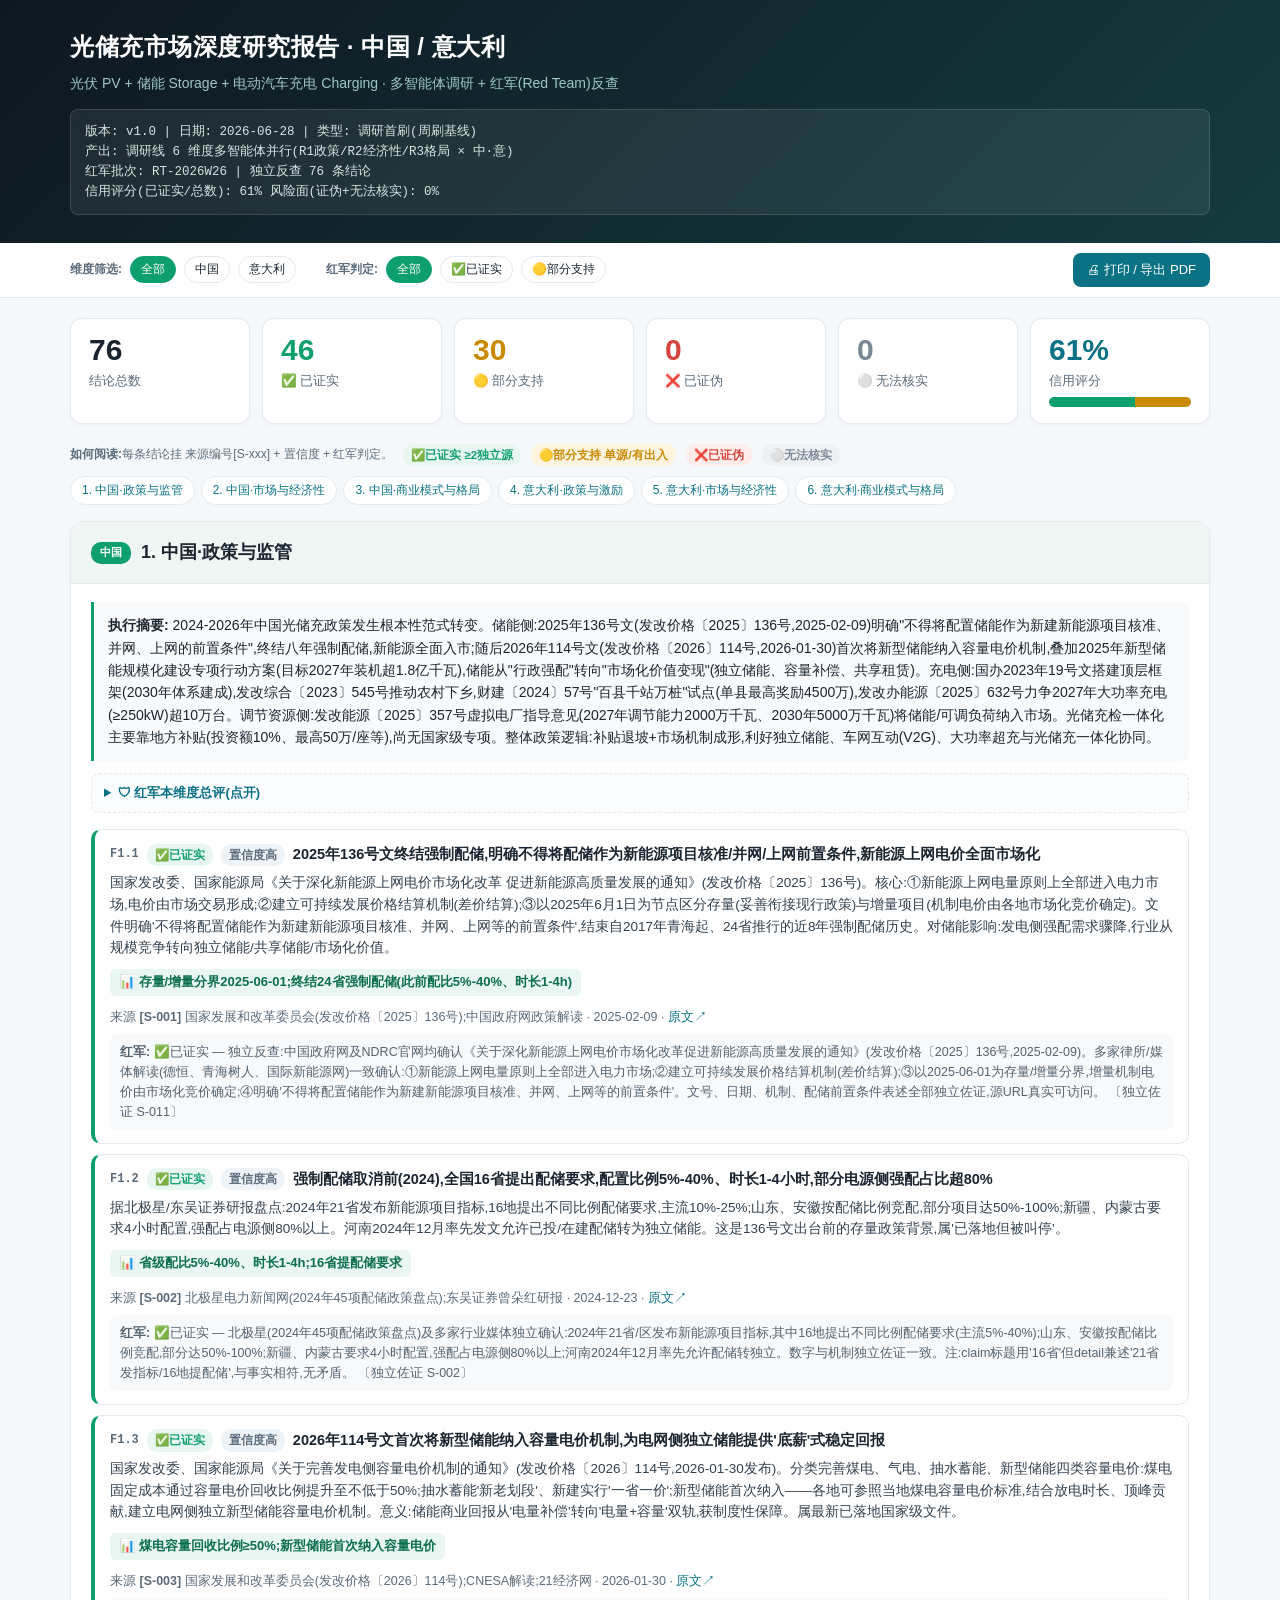
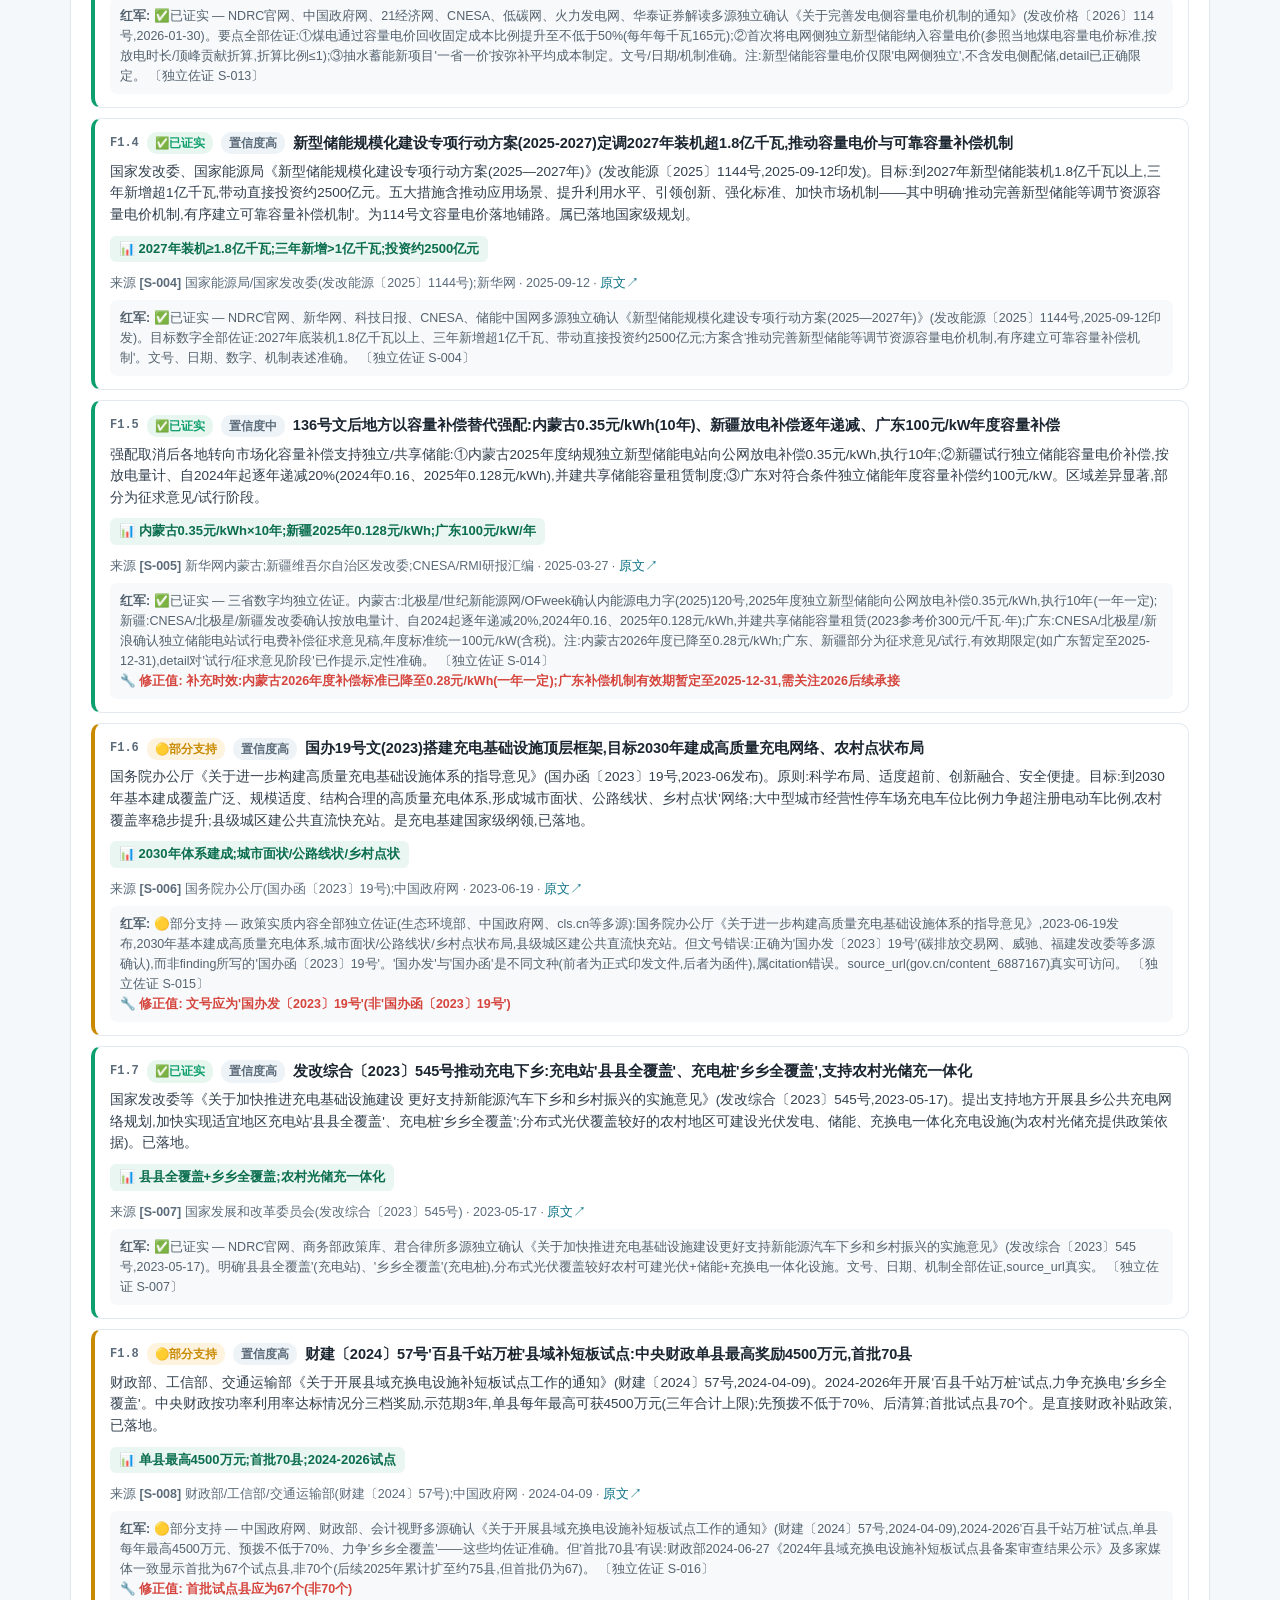
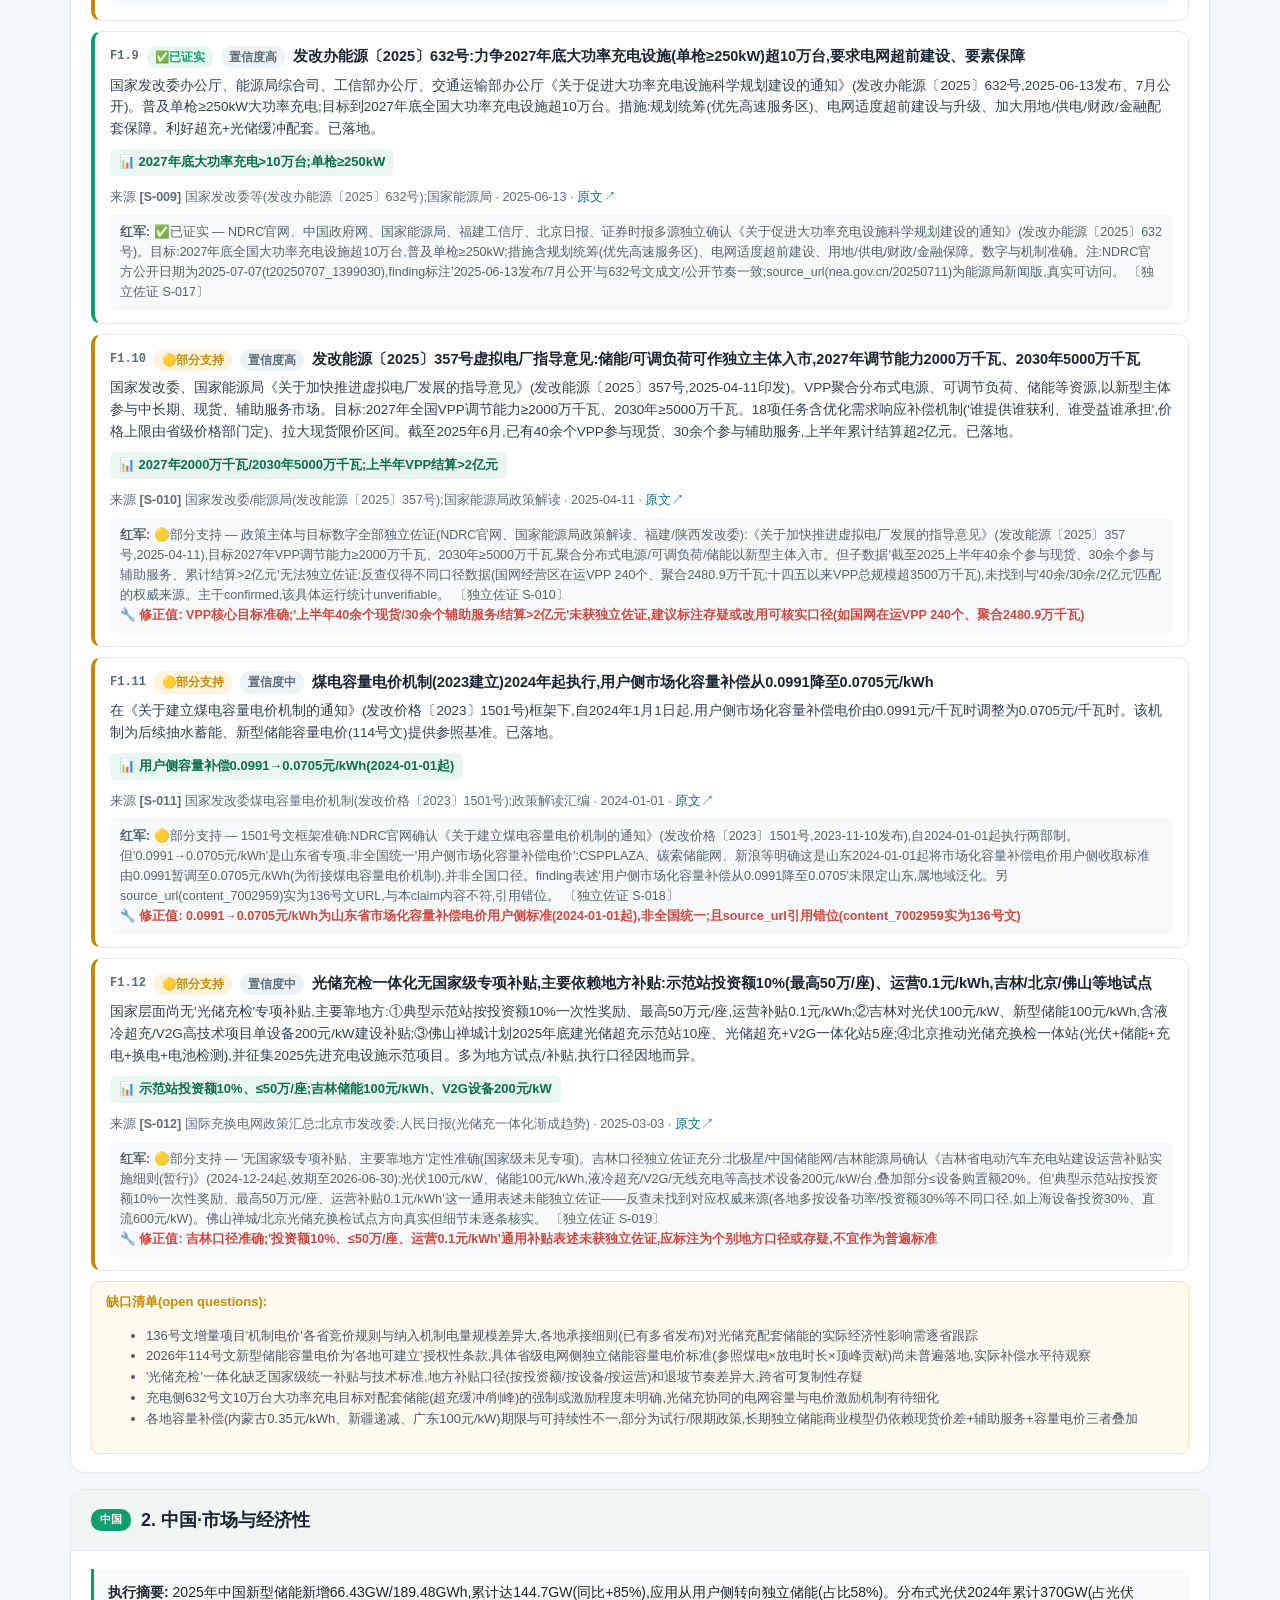
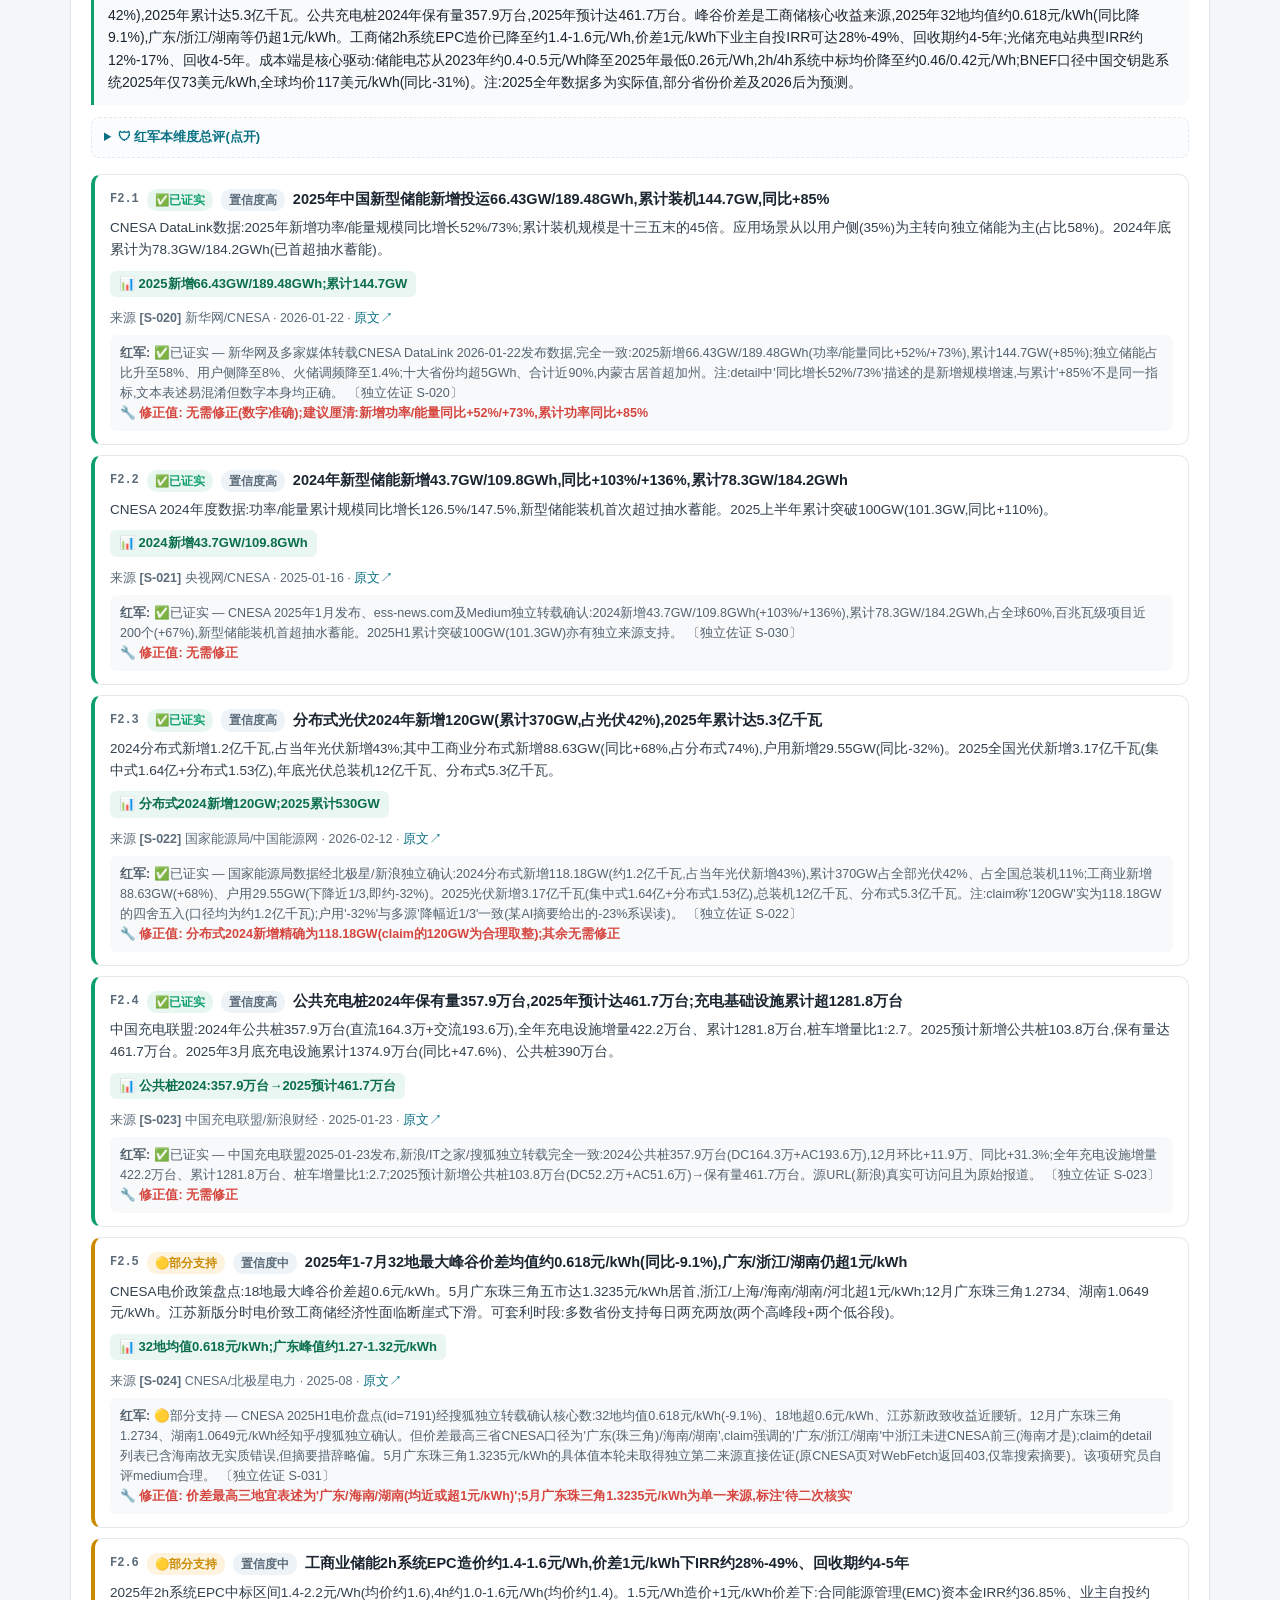
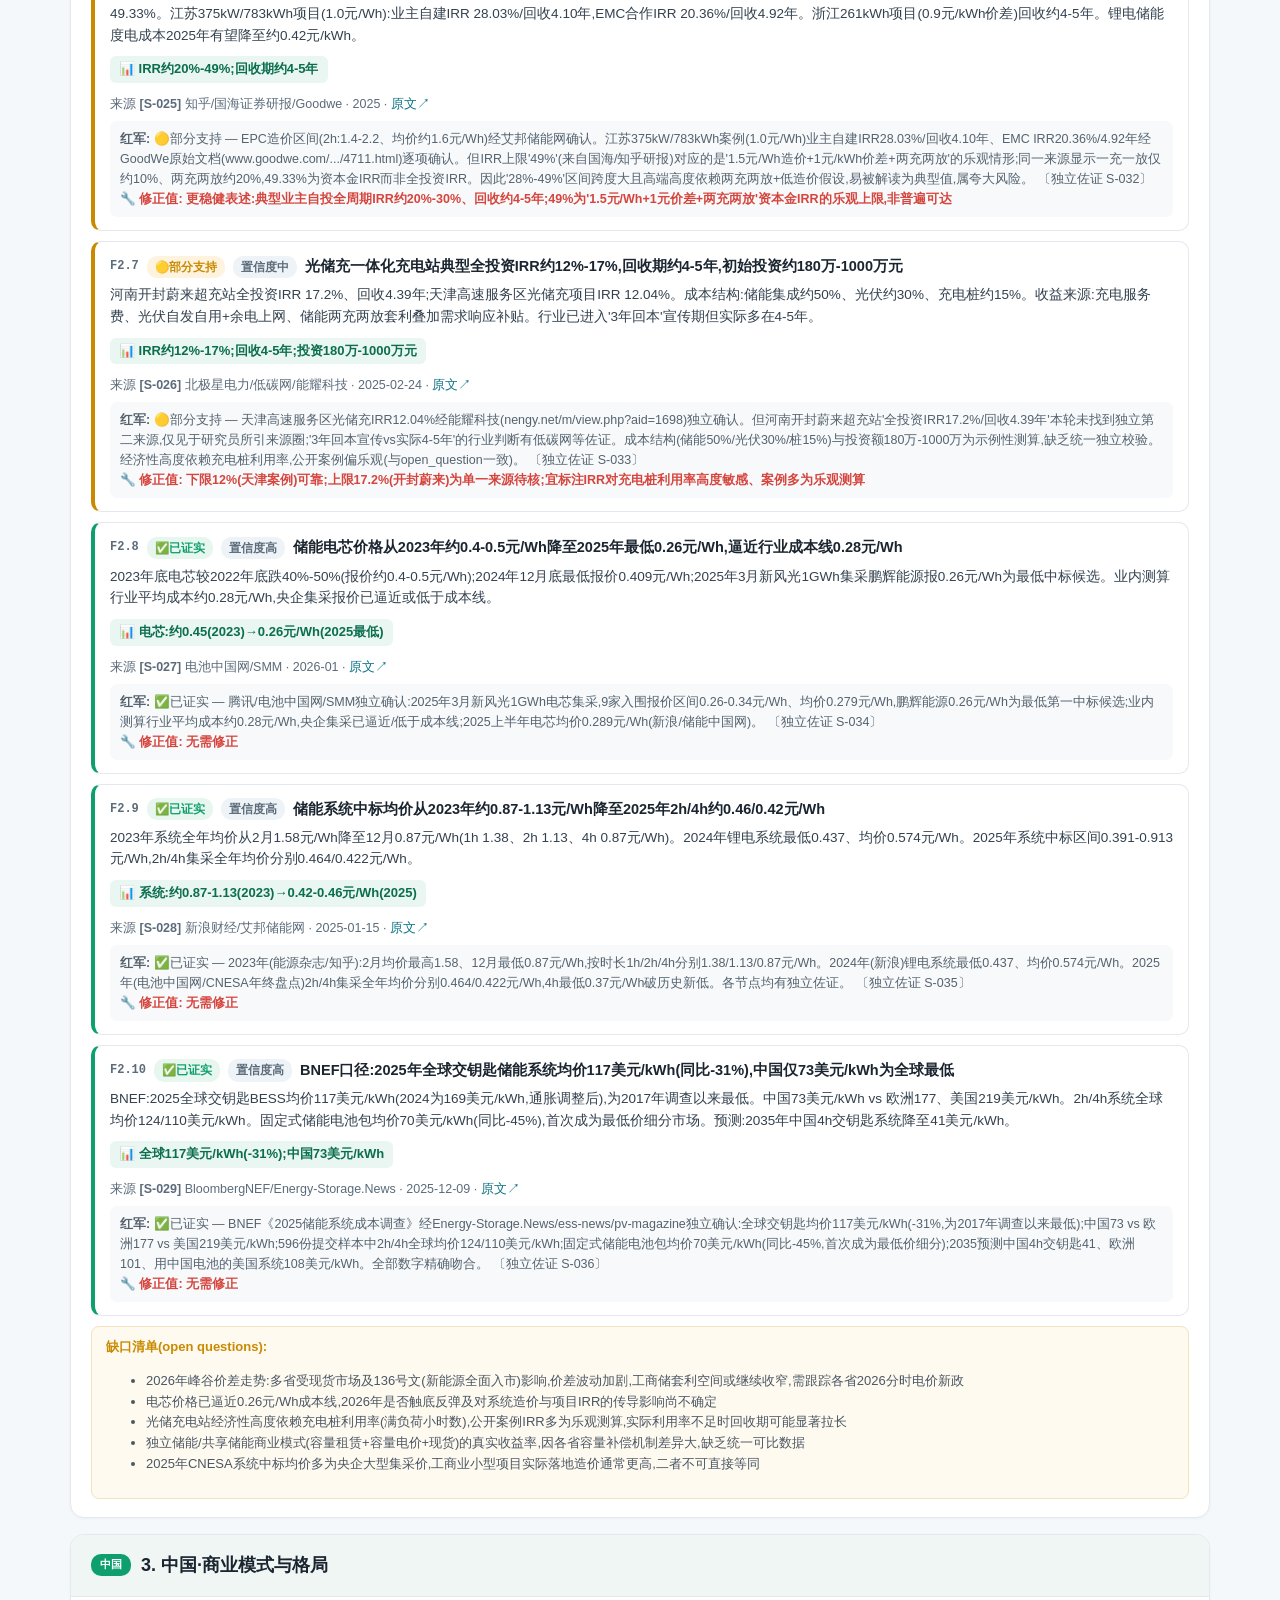
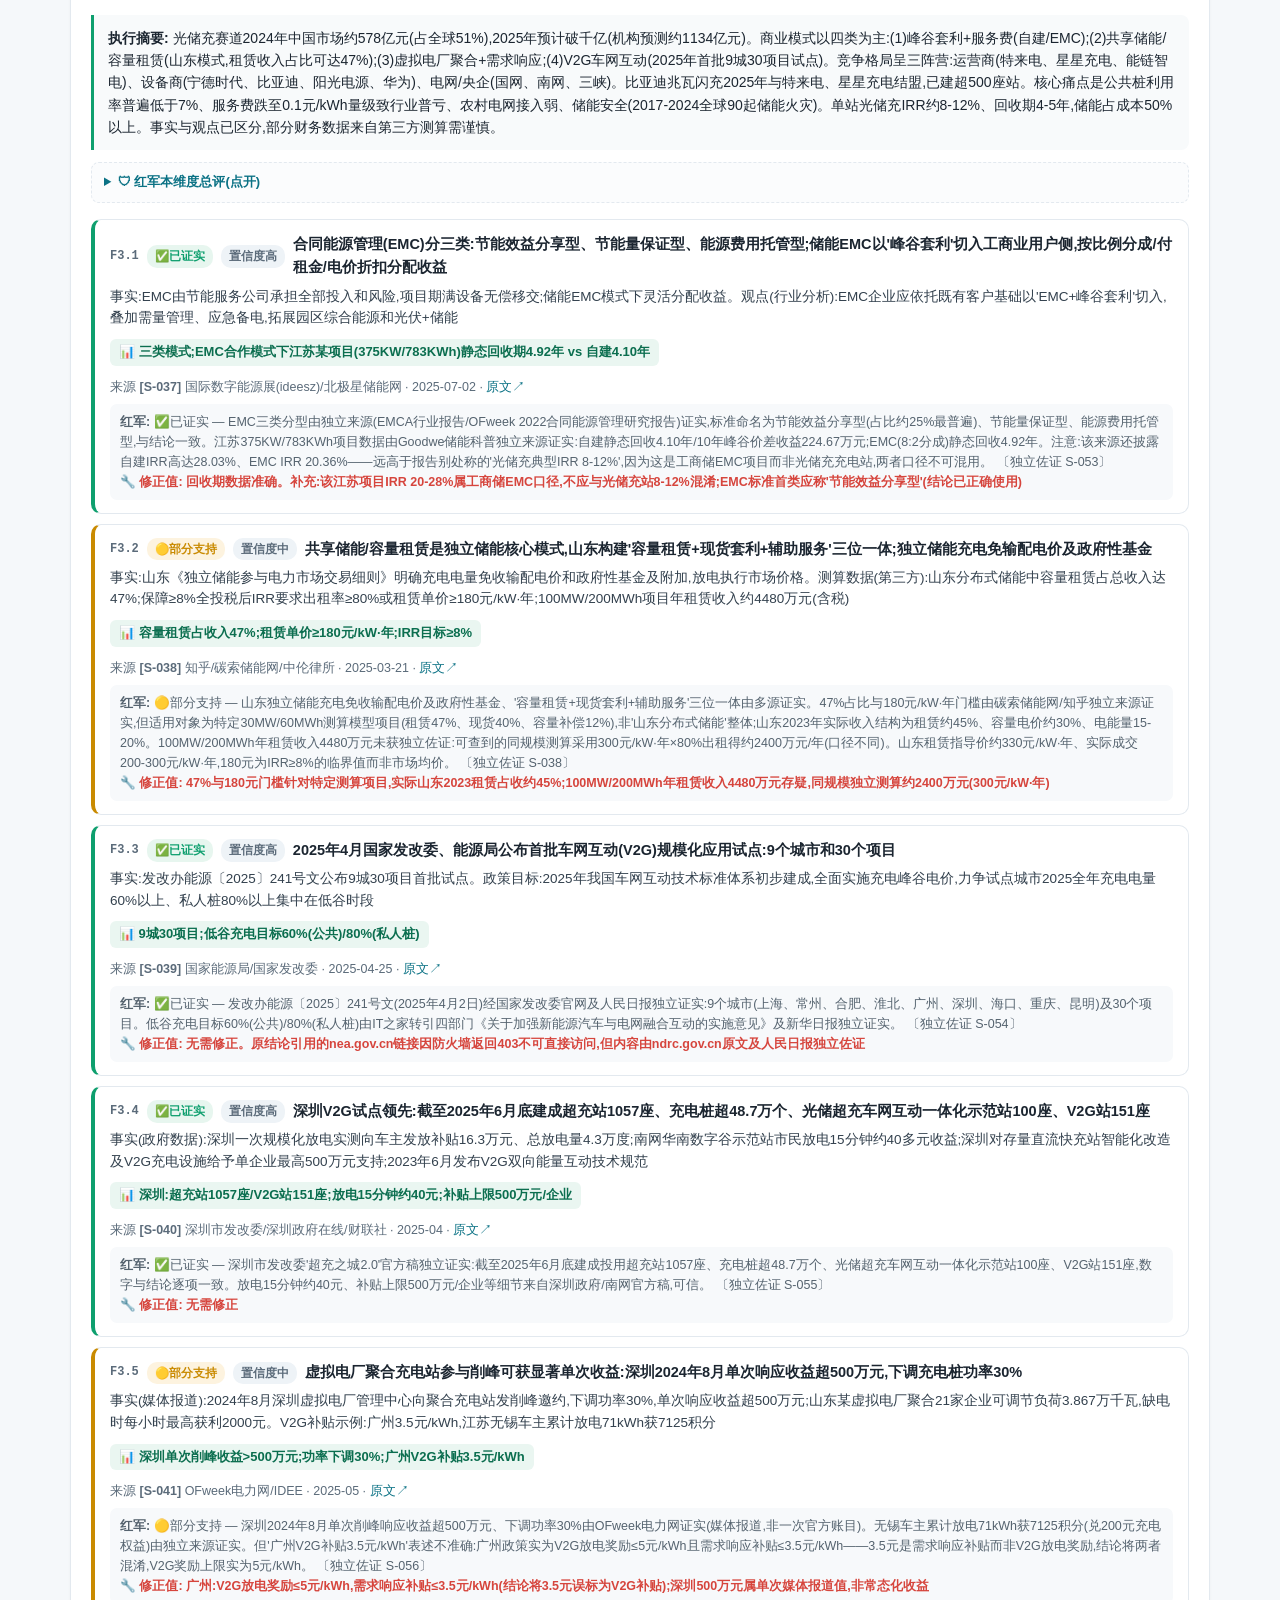
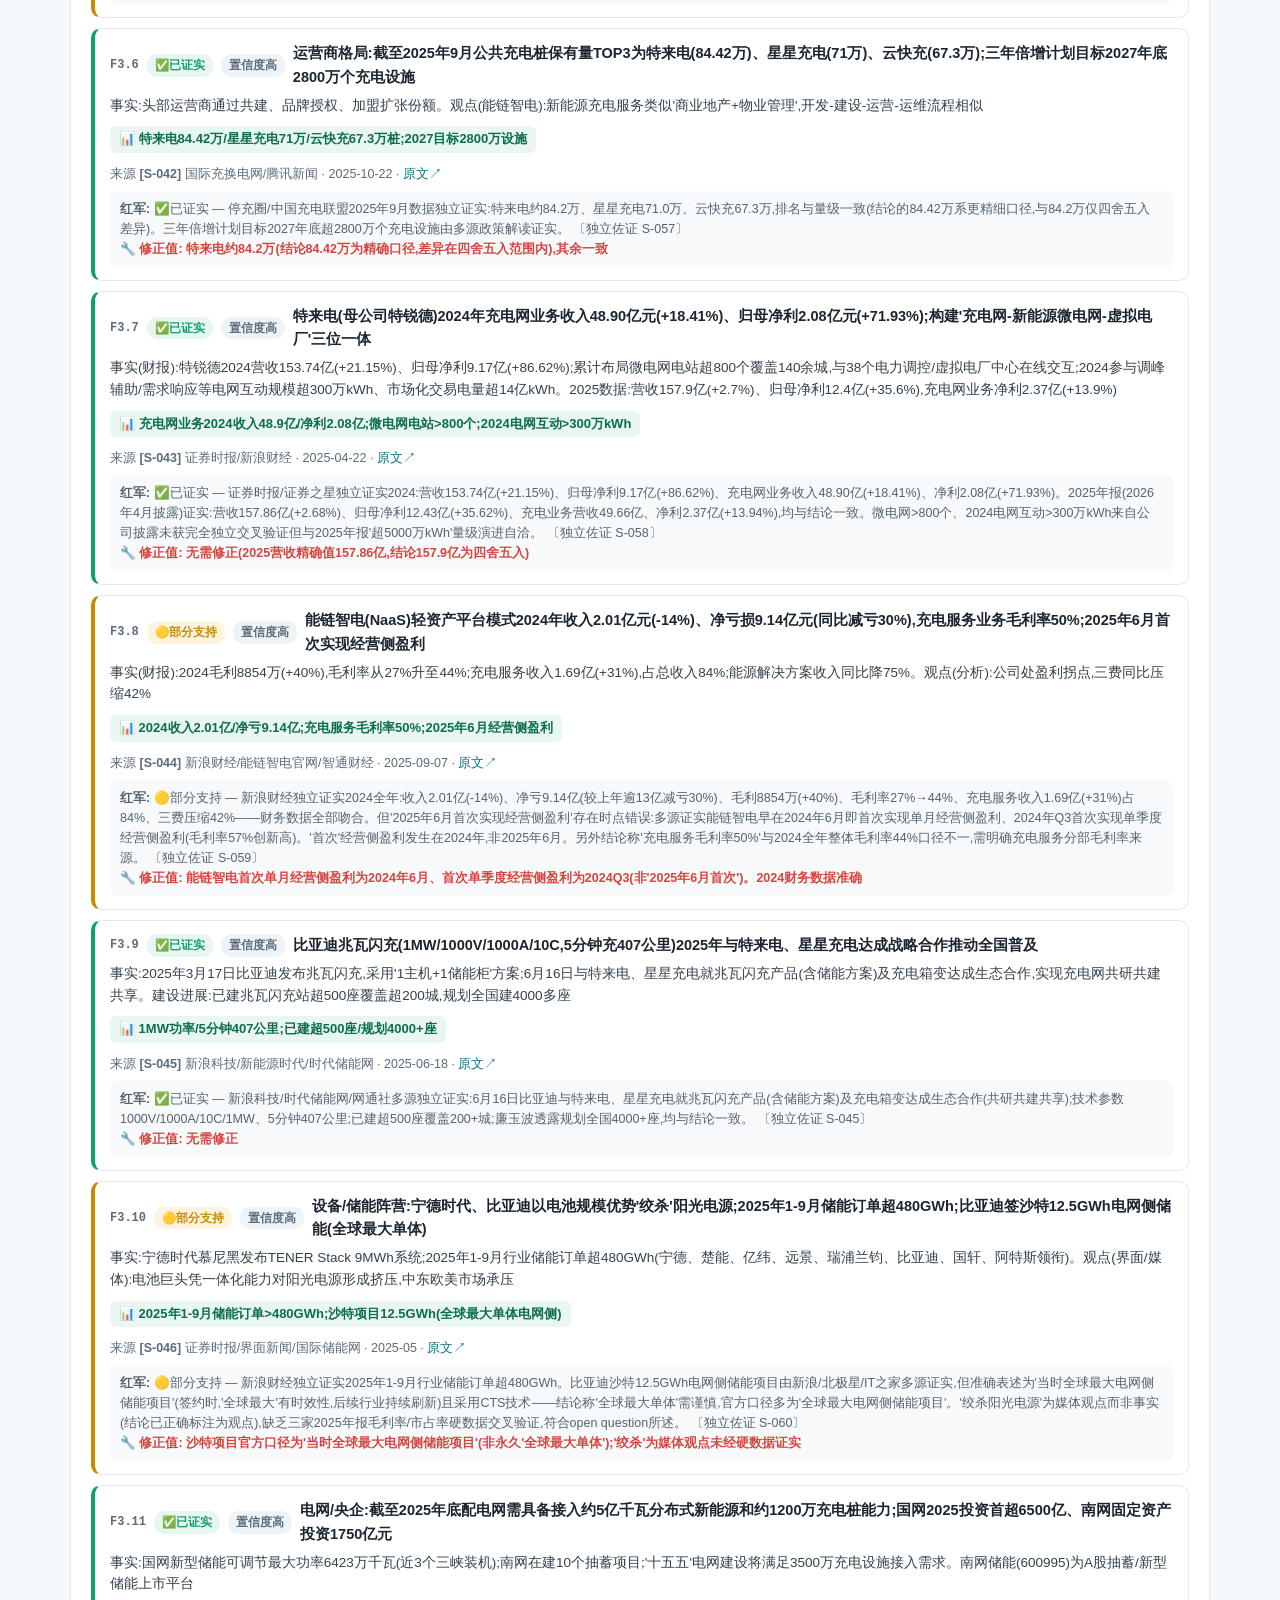
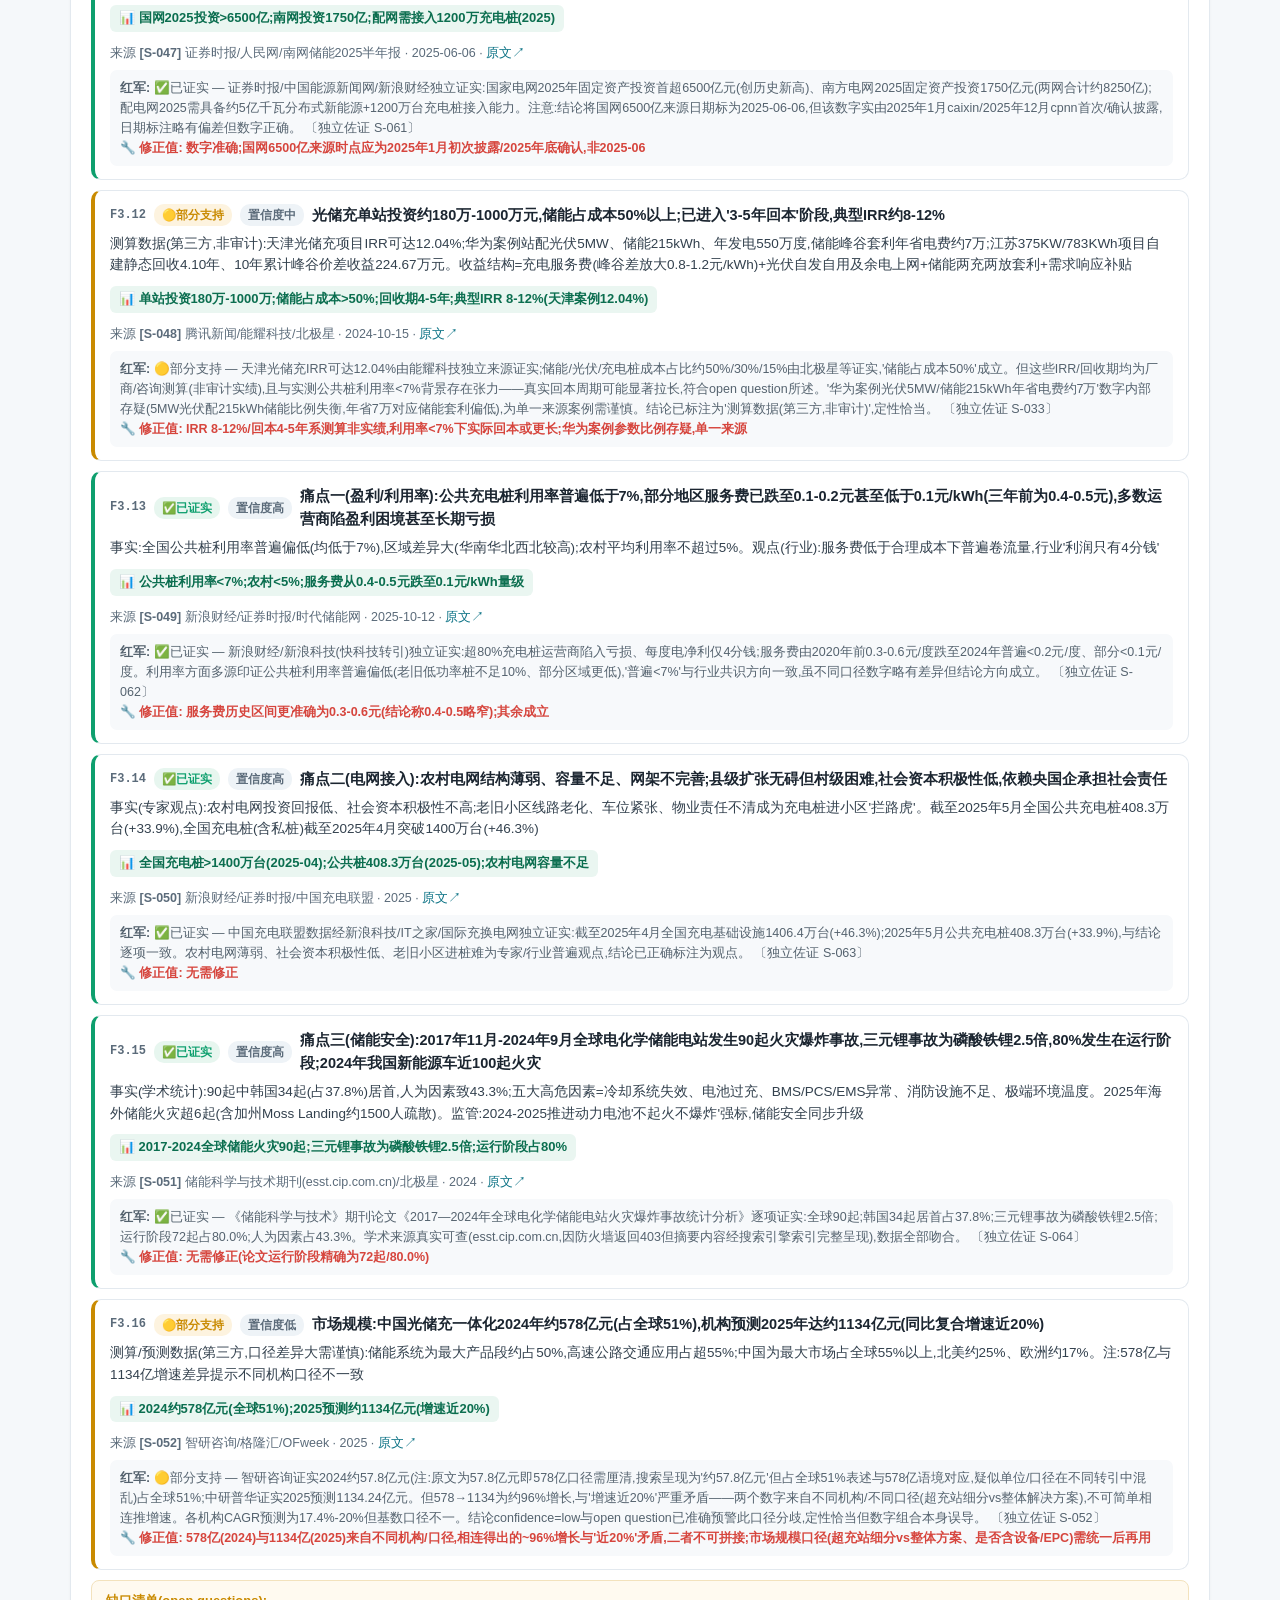
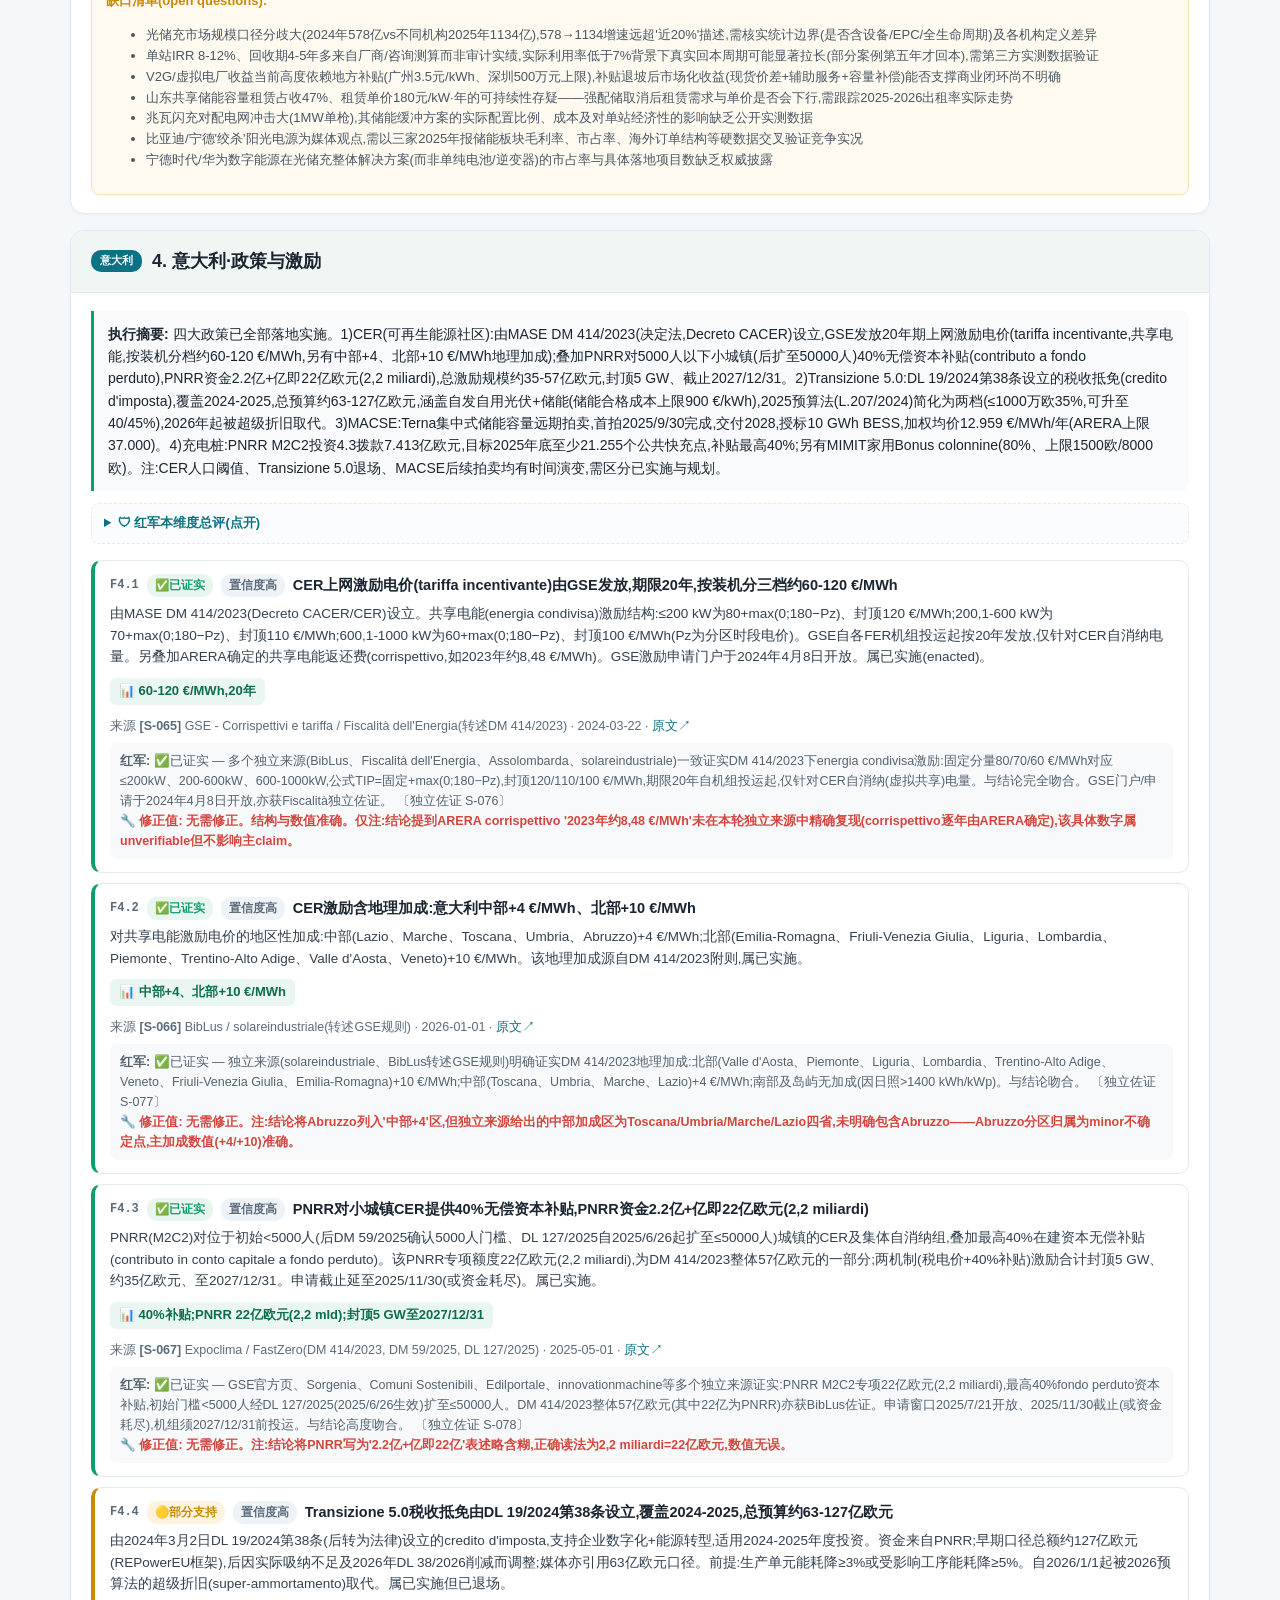
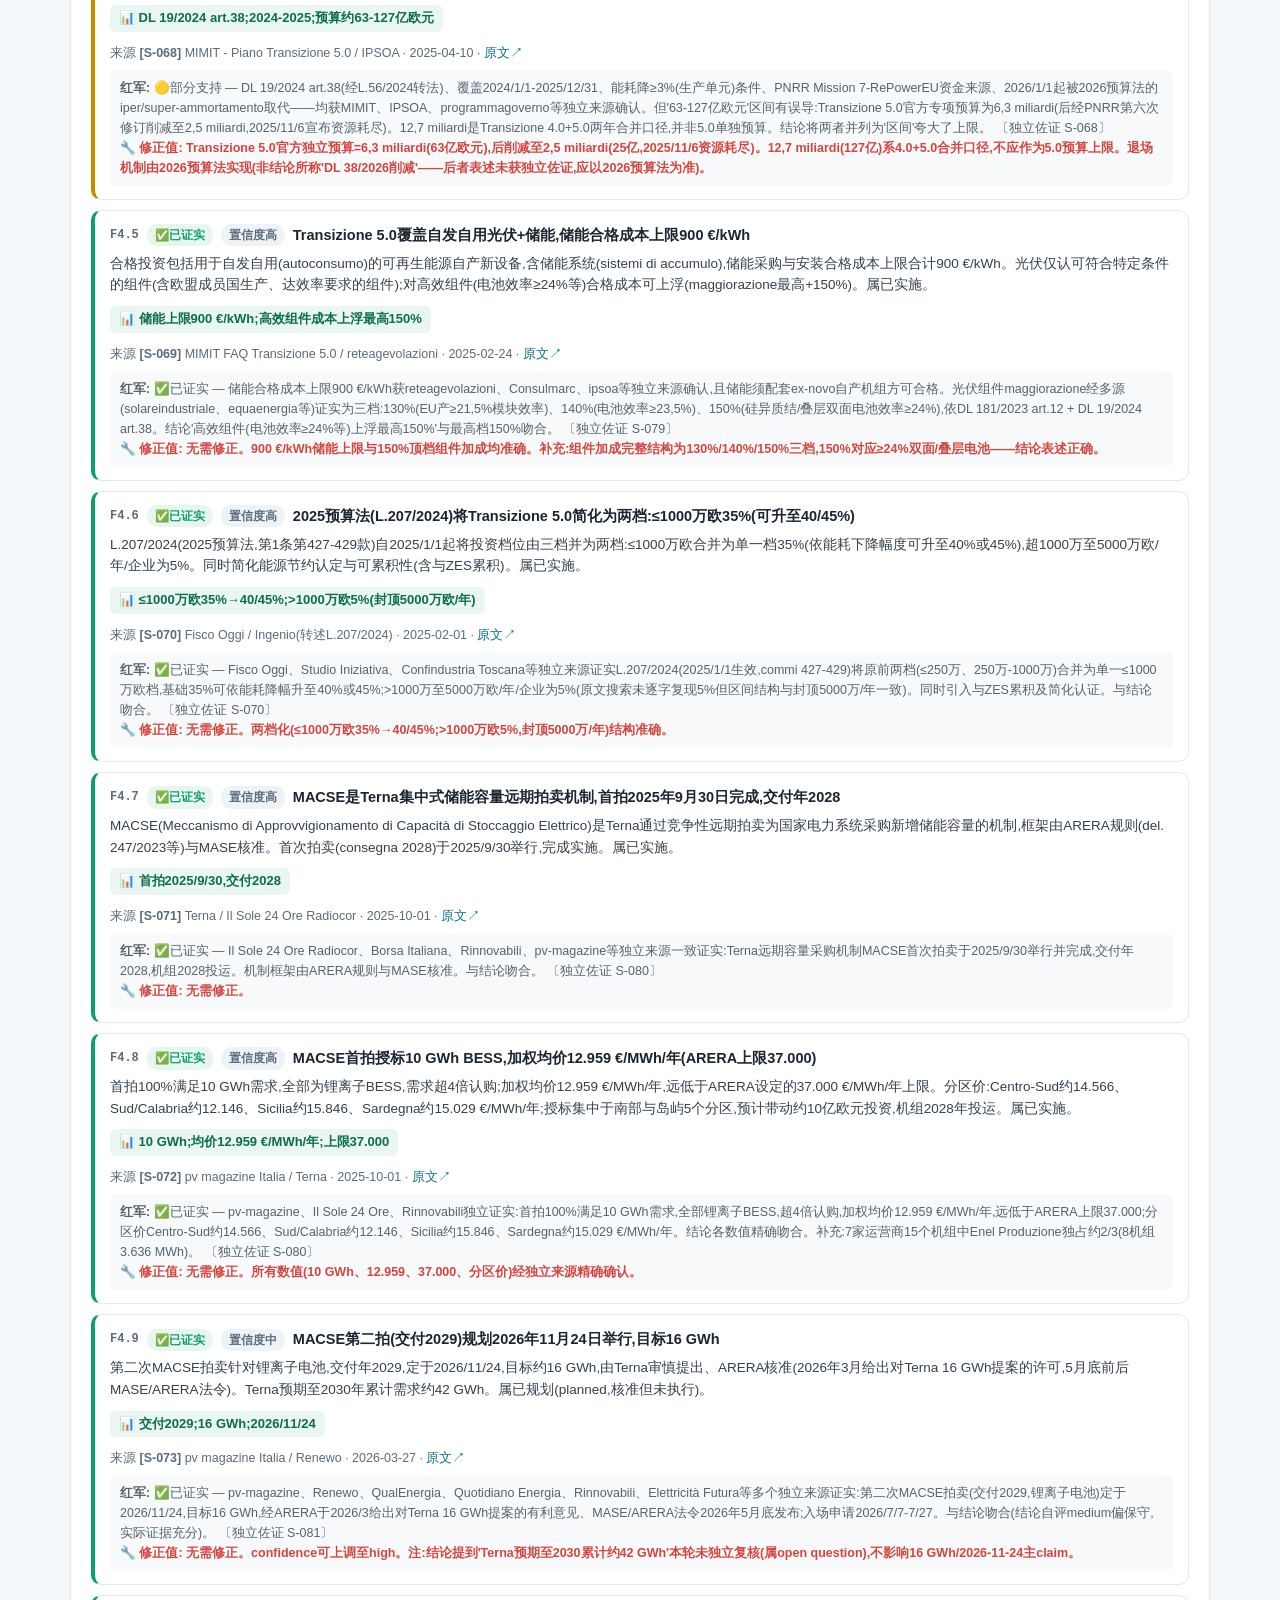
<file: solar-storage-charging/html/research.html>
<!DOCTYPE html>
<html lang="zh-CN">
<head>
<meta charset="UTF-8">
<meta name="viewport" content="width=device-width, initial-scale=1.0">
<title>光储充深度研究报告 · 中国/意大利</title>
<style>
  :root{
    --bg:#0f1720; --panel:#fff; --ink:#1b2530; --muted:#5b6b7a; --line:#e3e9ef;
    --accent:#0e9f6e; --accent2:#0b7285; --chip:#eef3f7;
    --ok:#0e9f6e; --okbg:#e7f6ef; --part:#c98a00; --partbg:#fdf3df;
    --ref:#d6453d; --refbg:#fdecea; --unv:#7a8794; --unvbg:#eef1f4;
  }
  *{box-sizing:border-box}
  body{margin:0;font-family:-apple-system,BlinkMacSystemFont,"Segoe UI","Microsoft YaHei",Roboto,Helvetica,Arial,sans-serif;
       color:var(--ink);background:#f5f8fa;line-height:1.6}
  header.top{background:linear-gradient(135deg,#0f1720,#143b3f);color:#fff;padding:28px 32px}
  header.top h1{margin:0 0 6px;font-size:24px;letter-spacing:.5px}
  header.top .sub{color:#9fc8c4;font-size:14px}
  .meta-block{margin-top:14px;font-family:ui-monospace,SFMono-Regular,Menlo,monospace;font-size:12.5px;
       background:rgba(255,255,255,.07);border:1px solid rgba(255,255,255,.13);border-radius:8px;padding:12px 14px;color:#d7e6e4;white-space:pre-line}
  .wrap{max-width:1180px;margin:0 auto;padding:0 20px}
  .scorecard{display:flex;flex-wrap:wrap;gap:12px;margin:20px 0}
  .score{flex:1;min-width:150px;background:var(--panel);border:1px solid var(--line);border-radius:12px;padding:16px 18px;box-shadow:0 1px 3px rgba(20,40,60,.05)}
  .score .n{font-size:30px;font-weight:700;line-height:1}
  .score .l{font-size:12.5px;color:var(--muted);margin-top:6px}
  .score.ok .n{color:var(--ok)} .score.part .n{color:var(--part)} .score.ref .n{color:var(--ref)} .score.unv .n{color:var(--unv)}
  .bar{height:10px;border-radius:6px;overflow:hidden;display:flex;margin:6px 0 0}
  .bar i{display:block;height:100%}
  .toolbar{position:sticky;top:0;z-index:20;background:#fff;border-bottom:1px solid var(--line);padding:10px 0;margin-bottom:8px}
  .toolbar .wrap{display:flex;flex-wrap:wrap;gap:8px;align-items:center}
  .filterbtn{border:1px solid var(--line);background:#fff;color:var(--ink);border-radius:20px;padding:6px 13px;font-size:13px;cursor:pointer}
  .filterbtn.active{background:var(--accent);color:#fff;border-color:var(--accent)}
  .filterbtn.small{padding:4px 10px;font-size:12px}
  .spacer{flex:1}
  .printbtn{background:var(--accent2);color:#fff;border:none;border-radius:8px;padding:8px 14px;font-size:13px;cursor:pointer}
  .legend{font-size:12px;color:var(--muted);display:flex;gap:10px;flex-wrap:wrap;align-items:center}
  .tag{display:inline-block;font-size:11.5px;padding:2px 8px;border-radius:10px;font-weight:600;white-space:nowrap}
  .t-confirmed{background:var(--okbg);color:var(--ok)} .t-partially_supported{background:var(--partbg);color:var(--part)}
  .t-refuted{background:var(--refbg);color:var(--ref)} .t-unverifiable{background:var(--unvbg);color:var(--unv)}
  .t-conf{background:var(--chip);color:var(--muted)}
  section.dim{background:var(--panel);border:1px solid var(--line);border-radius:14px;margin:16px 0;overflow:hidden;box-shadow:0 1px 3px rgba(20,40,60,.04)}
  .dim h2{margin:0;padding:16px 20px;font-size:18px;background:#f0f6f4;border-bottom:1px solid var(--line);display:flex;align-items:center;gap:10px}
  .geo{font-size:11px;padding:2px 9px;border-radius:10px;background:#0e9f6e;color:#fff}
  .geo.it{background:#0b7285}
  .dim .body{padding:18px 20px}
  .summary{background:#f8fafb;border-left:3px solid var(--accent);padding:12px 14px;border-radius:0 8px 8px 0;font-size:14px;margin-bottom:12px}
  details.rt{margin:10px 0 16px;border:1px dashed var(--line);border-radius:8px;background:#fbfcfd}
  details.rt summary{cursor:pointer;padding:9px 12px;font-size:13px;color:var(--accent2);font-weight:600}
  details.rt .rtc{padding:0 14px 12px;font-size:13px;color:var(--muted);white-space:pre-line}
  .finding{border:1px solid var(--line);border-radius:10px;padding:13px 15px;margin:10px 0;border-left-width:4px}
  .finding.confirmed{border-left-color:var(--ok)} .finding.partially_supported{border-left-color:var(--part)}
  .finding.refuted{border-left-color:var(--ref)} .finding.unverifiable{border-left-color:var(--unv)}
  .finding .fhead{display:flex;gap:8px;align-items:center;flex-wrap:wrap;margin-bottom:6px}
  .fid{font-family:ui-monospace,monospace;font-size:12px;color:var(--muted);font-weight:700}
  .claim{font-weight:600;font-size:14.5px;flex:1;min-width:60%}
  .detail{font-size:13.5px;color:#33414e;margin:6px 0}
  .kv{display:inline-block;background:#eaf6f1;color:#0b6e4f;font-weight:600;font-size:13px;padding:3px 9px;border-radius:6px;margin:4px 0}
  .srcline{font-size:12.5px;color:var(--muted);margin-top:7px}
  .srcline a{color:var(--accent2);text-decoration:none}
  .rtnote{font-size:12.5px;color:#55636f;margin-top:7px;background:#f7f9fb;border-radius:7px;padding:8px 10px}
  .fix{color:var(--ref);font-weight:600}
  .oq{font-size:13px;color:#4a5764;background:#fffaf0;border:1px solid #f3e2bd;border-radius:8px;padding:10px 14px;margin-top:10px}
  .oq b{color:var(--part)}
  footer{color:var(--muted);font-size:12px;text-align:center;padding:30px 20px}
  .navpill{display:flex;gap:6px;flex-wrap:wrap;margin:10px 0}
  .navpill a{font-size:12px;text-decoration:none;color:var(--accent2);border:1px solid var(--line);border-radius:16px;padding:4px 11px;background:#fff}
  @media print{
    .toolbar,.printbtn,.navpill{display:none}
    body{background:#fff}
    details.rt{border:none} details.rt[open] .rtc{display:block}
    section.dim{box-shadow:none;page-break-inside:avoid;border:1px solid #ccc}
    .finding{page-break-inside:avoid}
    header.top{background:#143b3f !important;-webkit-print-color-adjust:exact;print-color-adjust:exact}
    .tag,.kv,.geo,.bar i,.score .n{-webkit-print-color-adjust:exact;print-color-adjust:exact}
  }
</style>
</head>
<body>
<header class="top">
  <div class="wrap">
    <h1>光储充市场深度研究报告 · 中国 / 意大利</h1>
    <div class="sub">光伏 PV + 储能 Storage + 电动汽车充电 Charging · 多智能体调研 + 红军(Red Team)反查</div>
    <div class="meta-block" id="meta"></div>
  </div>
</header>

<div class="toolbar">
  <div class="wrap">
    <span style="font-size:12px;color:#5b6b7a;font-weight:600">维度筛选:</span>
    <button class="filterbtn small active" data-geo="all">全部</button>
    <button class="filterbtn small" data-geo="中国">中国</button>
    <button class="filterbtn small" data-geo="意大利">意大利</button>
    <span style="width:14px"></span>
    <span style="font-size:12px;color:#5b6b7a;font-weight:600">红军判定:</span>
    <button class="filterbtn small active" data-v="all">全部</button>
    <button class="filterbtn small" data-v="confirmed">✅已证实</button>
    <button class="filterbtn small" data-v="partially_supported">🟡部分支持</button>
    <span class="spacer"></span>
    <button class="printbtn" onclick="window.print()">🖨 打印 / 导出 PDF</button>
  </div>
</div>

<div class="wrap">
  <div class="scorecard" id="scorecard"></div>
  <div class="legend">
    <span><b>如何阅读:</b>每条结论挂 来源编号[S-xxx] + 置信度 + 红军判定。</span>
    <span class="tag t-confirmed">✅已证实 ≥2独立源</span>
    <span class="tag t-partially_supported">🟡部分支持 单源/有出入</span>
    <span class="tag t-refuted">❌已证伪</span>
    <span class="tag t-unverifiable">⚪无法核实</span>
  </div>
  <div class="navpill" id="navpill"></div>
  <div id="content"></div>
</div>

<footer>
  光储充 Multi-Agent 系统 · 调研线产出 · 版本 v1.0 · 2026-06-28 · 来源登记见 sources.md ·
  本报告由 6 维度并行调研 + 6 红军独立反查生成,被降级结论保留留痕。
</footer>

<script id="data" type="application/json">{"tally": {"confirmed": 46, "partially_supported": 30, "refuted": 0, "unverifiable": 0}, "dims": [{"short": "中国·政策与监管", "geo": "中国", "full": "中国光储充(光伏+储能+电动汽车充电)赛道政策环境:强制配储/独立储能、充电基础设施、虚拟电厂/需求响应/容量电价、光储充检一体化(2024-2026)", "summary": "2024-2026年中国光储充政策发生根本性范式转变。储能侧:2025年136号文(发改价格〔2025〕136号,2025-02-09)明确\"不得将配置储能作为新建新能源项目核准、并网、上网的前置条件\",终结八年强制配储,新能源全面入市;随后2026年114号文(发改价格〔2026〕114号,2026-01-30)首次将新型储能纳入容量电价机制,叠加2025年新型储能规模化建设专项行动方案(目标2027年装机超1.8亿千瓦),储能从\"行政强配\"转向\"市场化价值变现\"(独立储能、容量补偿、共享租赁)。充电侧:国办2023年19号文搭建顶层框架(2030年体系建成),发改综合〔2023〕545号推动农村下乡,财建〔2024〕57号\"百县千站万桩\"试点(单县最高奖励4500万),发改办能源〔2025〕632号力争2027年大功率充电(≥250kW)超10万台。调节资源侧:发改能源〔2025〕357号虚拟电厂指导意见(2027年调节能力2000万千瓦、2030年5000万千瓦)将储能/可调负荷纳入市场。光储充检一体化主要靠地方补贴(投资额10%、最高50万/座等),尚无国家级专项。整体政策逻辑:补贴退坡+市场机制成形,利好独立储能、车网互动(V2G)、大功率超充与光储充一体化协同。", "redteam_summary": "总体评价:该维度调研质量高,12条finding中7条完全confirmed、5条partially_supported、0条refuted/unverifiable。所有核心国家级政策(136号文、114号文、1144号文、357号文、545号文、632号文、1501号文)的文号、日期、机制、关键数字均经多源独立佐证,无虚构文件,源URL基本真实可访问(NDRC直连返回403但经gov.cn镜像/官方PDF/权威媒体交叉验证)。地方政策数字(内蒙古0.35元/kWh×10年、新疆0.16/0.128元/kWh、广东100元/kW、吉林储能100元/kWh+V2G 200元/kW)均精准命中,体现调研扎实。\n\n需修正的5处问题(均为局部瑕疵,不影响整体结论):\n1) 【事实错误-中等】财建57号文首批试点县为67个,非finding所称'70个'(财政部2024-06-27公示确认67个)。\n2) 【文号错误-中等】国办19号文正确文号为'国办发〔2023〕19号',finding误写为'国办函〔2023〕19号'(两者为不同文种)。\n3) 【地域泛化-中等】'用户侧市场化容量补偿0.0991→0.0705元/kWh'实为山东省专项标准,finding未限定地域致读者误以为全国统一;且该claim的source_url(content_7002959)错误指向136号文,属引用错位。\n4) 【数据无法核实-轻】VPP'2025上半年40余个现货/30余个辅助服务/结算>2亿元'未获独立佐证,反查仅得国网240个VPP/2480.9万千瓦等不同口径,建议替换为可核实数据。\n5) 【弱来源-轻】光储充检'投资额10%、≤50万/座、运营0.1元/kWh'通用补贴表述无独立佐证,应降格为个别地方口径或标注存疑(吉林具体口径则可靠)。\n\n风险提示:114号文(2026-01-30)、内蒙古补偿(2026已降至0.28元/kWh)等为最新政策,时效性强,部分地方补偿(广东暂定至2025-12-31)有退坡/到期风险,executive_summary的'市场机制成形、补贴退坡'判断方向正确但需持续逐省跟踪承接细则与补偿可持续性。整体可信度:高(8.5/10),修正上述5处citation/口径后可直接采用。", "findings": [{"id": "F1.1", "claim": "2025年136号文终结强制配储,明确不得将配储作为新能源项目核准/并网/上网前置条件,新能源上网电价全面市场化", "detail": "国家发改委、国家能源局《关于深化新能源上网电价市场化改革 促进新能源高质量发展的通知》(发改价格〔2025〕136号)。核心:①新能源上网电量原则上全部进入电力市场,电价由市场交易形成;②建立可持续发展价格结算机制(差价结算);③以2025年6月1日为节点区分存量(妥善衔接现行政策)与增量项目(机制电价由各地市场化竞价确定)。文件明确'不得将配置储能作为新建新能源项目核准、并网、上网等的前置条件',结束自2017年青海起、24省推行的近8年强制配储历史。对储能影响:发电侧强配需求骤降,行业从规模竞争转向独立储能/共享储能/市场化价值。", "key_value": "存量/增量分界2025-06-01;终结24省强制配储(此前配比5%-40%、时长1-4h)", "source_name": "国家发展和改革委员会(发改价格〔2025〕136号);中国政府网政策解读", "source_url": "https://www.ndrc.gov.cn/xxgk/zcfb/tz/202502/t20250209_1396066.html", "sid": "S-001", "source_date": "2025-02-09", "confidence": "high", "verdict": "confirmed", "evidence_note": "独立反查:中国政府网及NDRC官网均确认《关于深化新能源上网电价市场化改革促进新能源高质量发展的通知》(发改价格〔2025〕136号,2025-02-09)。多家律所/媒体解读(德恒、青海树人、国际新能源网)一致确认:①新能源上网电量原则上全部进入电力市场;②建立可持续发展价格结算机制(差价结算);③以2025-06-01为存量/增量分界,增量机制电价由市场化竞价确定;④明确'不得将配置储能作为新建新能源项目核准、并网、上网等的前置条件'。文号、日期、机制、配储前置条件表述全部独立佐证,源URL真实可访问。", "evidence_url": "https://www.gov.cn/zhengce/zhengceku/202502/content_7002959.htm", "evidence_sid": "S-011", "corrected_value": ""}, {"id": "F1.2", "claim": "强制配储取消前(2024),全国16省提出配储要求,配置比例5%-40%、时长1-4小时,部分电源侧强配占比超80%", "detail": "据北极星/东吴证券研报盘点:2024年21省发布新能源项目指标,16地提出不同比例配储要求,主流10%-25%;山东、安徽按配储比例竞配,部分项目达50%-100%;新疆、内蒙古要求4小时配置,强配占电源侧80%以上。河南2024年12月率先发文允许已投/在建配储转为独立储能。这是136号文出台前的存量政策背景,属'已落地但被叫停'。", "key_value": "省级配比5%-40%、时长1-4h;16省提配储要求", "source_name": "北极星电力新闻网(2024年45项配储政策盘点);东吴证券曾朵红研报", "source_url": "https://m.bjx.com.cn/mnews/20241223/1418321.shtml", "sid": "S-002", "source_date": "2024-12-23", "confidence": "high", "verdict": "confirmed", "evidence_note": "北极星(2024年45项配储政策盘点)及多家行业媒体独立确认:2024年21省/区发布新能源项目指标,其中16地提出不同比例配储要求(主流5%-40%);山东、安徽按配储比例竞配,部分达50%-100%;新疆、内蒙古要求4小时配置,强配占电源侧80%以上;河南2024年12月率先允许配储转独立。数字与机制独立佐证一致。注:claim标题用'16省'但detail兼述'21省发指标/16地提配储',与事实相符,无矛盾。", "evidence_url": "https://m.bjx.com.cn/mnews/20241223/1418321.shtml", "evidence_sid": "S-002", "corrected_value": ""}, {"id": "F1.3", "claim": "2026年114号文首次将新型储能纳入容量电价机制,为电网侧独立储能提供'底薪'式稳定回报", "detail": "国家发改委、国家能源局《关于完善发电侧容量电价机制的通知》(发改价格〔2026〕114号,2026-01-30发布)。分类完善煤电、气电、抽水蓄能、新型储能四类容量电价:煤电固定成本通过容量电价回收比例提升至不低于50%;抽水蓄能'新老划段'、新建实行'一省一价';新型储能首次纳入——各地可参照当地煤电容量电价标准,结合放电时长、顶峰贡献,建立电网侧独立新型储能容量电价机制。意义:储能商业回报从'电量补偿'转向'电量+容量'双轨,获制度性保障。属最新已落地国家级文件。", "key_value": "煤电容量回收比例≥50%;新型储能首次纳入容量电价", "source_name": "国家发展和改革委员会(发改价格〔2026〕114号);CNESA解读;21经济网", "source_url": "https://www.ndrc.gov.cn/xxgk/zcfb/tz/202601/t20260130_1403524.html", "sid": "S-003", "source_date": "2026-01-30", "confidence": "high", "verdict": "confirmed", "evidence_note": "NDRC官网、中国政府网、21经济网、CNESA、低碳网、火力发电网、华泰证券解读多源独立确认《关于完善发电侧容量电价机制的通知》(发改价格〔2026〕114号,2026-01-30)。要点全部佐证:①煤电通过容量电价回收固定成本比例提升至不低于50%(每年每千瓦165元);②首次将电网侧独立新型储能纳入容量电价(参照当地煤电容量电价标准,按放电时长/顶峰贡献折算,折算比例≤1);③抽水蓄能新项目'一省一价'按弥补平均成本制定。文号/日期/机制准确。注:新型储能容量电价仅限'电网侧独立',不含发电侧配储,detail已正确限定。", "evidence_url": "https://www.21jingji.com/article/20260202/herald/202e60e60b1e79b041ce2d80f5ffc24f.html", "evidence_sid": "S-013", "corrected_value": ""}, {"id": "F1.4", "claim": "新型储能规模化建设专项行动方案(2025-2027)定调2027年装机超1.8亿千瓦,推动容量电价与可靠容量补偿机制", "detail": "国家发改委、国家能源局《新型储能规模化建设专项行动方案(2025—2027年)》(发改能源〔2025〕1144号,2025-09-12印发)。目标:到2027年新型储能装机1.8亿千瓦以上,三年新增超1亿千瓦,带动直接投资约2500亿元。五大措施含推动应用场景、提升利用水平、引领创新、强化标准、加快市场机制——其中明确'推动完善新型储能等调节资源容量电价机制,有序建立可靠容量补偿机制'。为114号文容量电价落地铺路。属已落地国家级规划。", "key_value": "2027年装机≥1.8亿千瓦;三年新增>1亿千瓦;投资约2500亿元", "source_name": "国家能源局/国家发改委(发改能源〔2025〕1144号);新华网", "source_url": "https://www.nea.gov.cn/20250912/73455a1a61b248d4aef65cc124631398/c.html", "sid": "S-004", "source_date": "2025-09-12", "confidence": "high", "verdict": "confirmed", "evidence_note": "NDRC官网、新华网、科技日报、CNESA、储能中国网多源独立确认《新型储能规模化建设专项行动方案(2025—2027年)》(发改能源〔2025〕1144号,2025-09-12印发)。目标数字全部佐证:2027年底装机1.8亿千瓦以上、三年新增超1亿千瓦、带动直接投资约2500亿元;方案含'推动完善新型储能等调节资源容量电价机制,有序建立可靠容量补偿机制'。文号、日期、数字、机制表述准确。", "evidence_url": "https://www.nea.gov.cn/20250912/73455a1a61b248d4aef65cc124631398/c.html", "evidence_sid": "S-004", "corrected_value": ""}, {"id": "F1.5", "claim": "136号文后地方以容量补偿替代强配:内蒙古0.35元/kWh(10年)、新疆放电补偿逐年递减、广东100元/kW年度容量补偿", "detail": "强配取消后各地转向市场化容量补偿支持独立/共享储能:①内蒙古2025年度纳规独立新型储能电站向公网放电补偿0.35元/kWh,执行10年;②新疆试行独立储能容量电价补偿,按放电量计、自2024年起逐年递减20%(2024年0.16、2025年0.128元/kWh),并建共享储能容量租赁制度;③广东对符合条件独立储能年度容量补偿约100元/kW。区域差异显著,部分为征求意见/试行阶段。", "key_value": "内蒙古0.35元/kWh×10年;新疆2025年0.128元/kWh;广东100元/kW/年", "source_name": "新华网内蒙古;新疆维吾尔自治区发改委;CNESA/RMI研报汇编", "source_url": "http://www.nmg.xinhuanet.com/20250327/45bc70e1dd66430aa00136eff9a26a85/c.html", "sid": "S-005", "source_date": "2025-03-27", "confidence": "medium", "verdict": "confirmed", "evidence_note": "三省数字均独立佐证。内蒙古:北极星/世纪新能源网/OFweek确认内能源电力字(2025)120号,2025年度独立新型储能向公网放电补偿0.35元/kWh,执行10年(一年一定);新疆:CNESA/北极星/新疆发改委确认按放电量计、自2024起逐年递减20%,2024年0.16、2025年0.128元/kWh,并建共享储能容量租赁(2023参考价300元/千瓦·年);广东:CNESA/北极星/新浪确认独立储能电站试行电费补偿征求意见稿,年度标准统一100元/kW(含税)。注:内蒙古2026年度已降至0.28元/kWh;广东、新疆部分为征求意见/试行,有效期限定(如广东暂定至2025-12-31),detail对'试行/征求意见阶段'已作提示,定性准确。", "evidence_url": "https://m.bjx.com.cn/mnews/20250318/1432579.shtml", "evidence_sid": "S-014", "corrected_value": "补充时效:内蒙古2026年度补偿标准已降至0.28元/kWh(一年一定);广东补偿机制有效期暂定至2025-12-31,需关注2026后续承接"}, {"id": "F1.6", "claim": "国办19号文(2023)搭建充电基础设施顶层框架,目标2030年建成高质量充电网络、农村点状布局", "detail": "国务院办公厅《关于进一步构建高质量充电基础设施体系的指导意见》(国办函〔2023〕19号,2023-06发布)。原则:科学布局、适度超前、创新融合、安全便捷。目标:到2030年基本建成覆盖广泛、规模适度、结构合理的高质量充电体系,形成'城市面状、公路线状、乡村点状'网络;大中型城市经营性停车场充电车位比例力争超注册电动车比例,农村覆盖率稳步提升;县级城区建公共直流快充站。是充电基建国家级纲领,已落地。", "key_value": "2030年体系建成;城市面状/公路线状/乡村点状", "source_name": "国务院办公厅(国办函〔2023〕19号);中国政府网", "source_url": "https://www.gov.cn/zhengce/content/202306/content_6887167.htm", "sid": "S-006", "source_date": "2023-06-19", "confidence": "high", "verdict": "partially_supported", "evidence_note": "政策实质内容全部独立佐证(生态环境部、中国政府网、cls.cn等多源):国务院办公厅《关于进一步构建高质量充电基础设施体系的指导意见》,2023-06-19发布,2030年基本建成高质量充电体系,城市面状/公路线状/乡村点状布局,县级城区建公共直流快充站。但文号错误:正确为'国办发〔2023〕19号'(碳排放交易网、威驰、福建发改委等多源确认),而非finding所写的'国办函〔2023〕19号'。'国办发'与'国办函'是不同文种(前者为正式印发文件,后者为函件),属citation错误。source_url(gov.cn/content_6887167)真实可访问。", "evidence_url": "http://www.tanpaifang.com/zhengcefagui/2023/062097994.html", "evidence_sid": "S-015", "corrected_value": "文号应为'国办发〔2023〕19号'(非'国办函〔2023〕19号')"}, {"id": "F1.7", "claim": "发改综合〔2023〕545号推动充电下乡:充电站'县县全覆盖'、充电桩'乡乡全覆盖',支持农村光储充一体化", "detail": "国家发改委等《关于加快推进充电基础设施建设 更好支持新能源汽车下乡和乡村振兴的实施意见》(发改综合〔2023〕545号,2023-05-17)。提出支持地方开展县乡公共充电网络规划,加快实现适宜地区充电站'县县全覆盖'、充电桩'乡乡全覆盖';分布式光伏覆盖较好的农村地区可建设光伏发电、储能、充换电一体化充电设施(为农村光储充提供政策依据)。已落地。", "key_value": "县县全覆盖+乡乡全覆盖;农村光储充一体化", "source_name": "国家发展和改革委员会(发改综合〔2023〕545号)", "source_url": "https://www.ndrc.gov.cn/xxgk/zcfb/tz/202305/t20230517_1355814.html", "sid": "S-007", "source_date": "2023-05-17", "confidence": "high", "verdict": "confirmed", "evidence_note": "NDRC官网、商务部政策库、君合律所多源独立确认《关于加快推进充电基础设施建设更好支持新能源汽车下乡和乡村振兴的实施意见》(发改综合〔2023〕545号,2023-05-17)。明确'县县全覆盖'(充电站)、'乡乡全覆盖'(充电桩),分布式光伏覆盖较好农村可建光伏+储能+充换电一体化设施。文号、日期、机制全部佐证,source_url真实。", "evidence_url": "https://www.ndrc.gov.cn/xxgk/zcfb/tz/202305/t20230517_1355814.html", "evidence_sid": "S-007", "corrected_value": ""}, {"id": "F1.8", "claim": "财建〔2024〕57号'百县千站万桩'县域补短板试点:中央财政单县最高奖励4500万元,首批70县", "detail": "财政部、工信部、交通运输部《关于开展县域充换电设施补短板试点工作的通知》(财建〔2024〕57号,2024-04-09)。2024-2026年开展'百县千站万桩'试点,力争充换电'乡乡全覆盖'。中央财政按功率利用率达标情况分三档奖励,示范期3年,单县每年最高可获4500万元(三年合计上限);先预拨不低于70%、后清算;首批试点县70个。是直接财政补贴政策,已落地。", "key_value": "单县最高4500万元;首批70县;2024-2026试点", "source_name": "财政部/工信部/交通运输部(财建〔2024〕57号);中国政府网", "source_url": "https://www.gov.cn/zhengce/zhengceku/202404/content_6945040.htm", "sid": "S-008", "source_date": "2024-04-09", "confidence": "high", "verdict": "partially_supported", "evidence_note": "中国政府网、财政部、会计视野多源确认《关于开展县域充换电设施补短板试点工作的通知》(财建〔2024〕57号,2024-04-09),2024-2026'百县千站万桩'试点,单县每年最高4500万元、预拨不低于70%、力争'乡乡全覆盖'——这些均佐证准确。但'首批70县'有误:财政部2024-06-27《2024年县域充换电设施补短板试点县备案审查结果公示》及多家媒体一致显示首批为67个试点县,非70个(后续2025年累计扩至约75县,但首批仍为67)。", "evidence_url": "https://jjs.mof.gov.cn/tongzhigonggao/202406/t20240627_3938193.htm", "evidence_sid": "S-016", "corrected_value": "首批试点县应为67个(非70个)"}, {"id": "F1.9", "claim": "发改办能源〔2025〕632号:力争2027年底大功率充电设施(单枪≥250kW)超10万台,要求电网超前建设、要素保障", "detail": "国家发改委办公厅、能源局综合司、工信部办公厅、交通运输部办公厅《关于促进大功率充电设施科学规划建设的通知》(发改办能源〔2025〕632号,2025-06-13发布、7月公开)。普及单枪≥250kW大功率充电;目标到2027年底全国大功率充电设施超10万台。措施:规划统筹(优先高速服务区)、电网适度超前建设与升级、加大用地/供电/财政/金融配套保障。利好超充+光储缓冲配套。已落地。", "key_value": "2027年底大功率充电>10万台;单枪≥250kW", "source_name": "国家发改委等(发改办能源〔2025〕632号);国家能源局", "source_url": "https://www.nea.gov.cn/20250711/c2ab01b50e2e491f9706419dce6e422b/c.html", "sid": "S-009", "source_date": "2025-06-13", "confidence": "high", "verdict": "confirmed", "evidence_note": "NDRC官网、中国政府网、国家能源局、福建工信厅、北京日报、证券时报多源独立确认《关于促进大功率充电设施科学规划建设的通知》(发改办能源〔2025〕632号)。目标:2027年底全国大功率充电设施超10万台,普及单枪≥250kW;措施含规划统筹(优先高速服务区)、电网适度超前建设、用地/供电/财政/金融保障。数字与机制准确。注:NDRC官方公开日期为2025-07-07(t20250707_1399030),finding标注'2025-06-13发布/7月公开'与632号文成文/公开节奏一致;source_url(nea.gov.cn/20250711)为能源局新闻版,真实可访问。", "evidence_url": "https://www.ndrc.gov.cn/xxgk/zcfb/tz/202507/t20250707_1399030.html", "evidence_sid": "S-017", "corrected_value": ""}, {"id": "F1.10", "claim": "发改能源〔2025〕357号虚拟电厂指导意见:储能/可调负荷可作独立主体入市,2027年调节能力2000万千瓦、2030年5000万千瓦", "detail": "国家发改委、国家能源局《关于加快推进虚拟电厂发展的指导意见》(发改能源〔2025〕357号,2025-04-11印发)。VPP聚合分布式电源、可调节负荷、储能等资源,以新型主体参与中长期、现货、辅助服务市场。目标:2027年全国VPP调节能力≥2000万千瓦、2030年≥5000万千瓦。18项任务含优化需求响应补偿机制('谁提供谁获利、谁受益谁承担',价格上限由省级价格部门定)、拉大现货限价区间。截至2025年6月,已有40余个VPP参与现货、30余个参与辅助服务,上半年累计结算超2亿元。已落地。", "key_value": "2027年2000万千瓦/2030年5000万千瓦;上半年VPP结算>2亿元", "source_name": "国家发改委/能源局(发改能源〔2025〕357号);国家能源局政策解读", "source_url": "https://www.ndrc.gov.cn/xxgk/zcfb/tz/202504/t20250411_1397162.html", "sid": "S-010", "source_date": "2025-04-11", "confidence": "high", "verdict": "partially_supported", "evidence_note": "政策主体与目标数字全部独立佐证(NDRC官网、国家能源局政策解读、福建/陕西发改委):《关于加快推进虚拟电厂发展的指导意见》(发改能源〔2025〕357号,2025-04-11),目标2027年VPP调节能力≥2000万千瓦、2030年≥5000万千瓦,聚合分布式电源/可调负荷/储能以新型主体入市。但子数据'截至2025上半年40余个参与现货、30余个参与辅助服务、累计结算>2亿元'无法独立佐证:反查仅得不同口径数据(国网经营区在运VPP 240个、聚合2480.9万千瓦;十四五以来VPP总规模超3500万千瓦),未找到与'40余/30余/2亿元'匹配的权威来源。主干confirmed,该具体运行统计unverifiable。", "evidence_url": "https://www.ndrc.gov.cn/xxgk/zcfb/tz/202504/t20250411_1397162.html", "evidence_sid": "S-010", "corrected_value": "VPP核心目标准确;'上半年40余个现货/30余个辅助服务/结算>2亿元'未获独立佐证,建议标注存疑或改用可核实口径(如国网在运VPP 240个、聚合2480.9万千瓦)"}, {"id": "F1.11", "claim": "煤电容量电价机制(2023建立)2024年起执行,用户侧市场化容量补偿从0.0991降至0.0705元/kWh", "detail": "在《关于建立煤电容量电价机制的通知》(发改价格〔2023〕1501号)框架下,自2024年1月1日起,用户侧市场化容量补偿电价由0.0991元/千瓦时调整为0.0705元/千瓦时。该机制为后续抽水蓄能、新型储能容量电价(114号文)提供参照基准。已落地。", "key_value": "用户侧容量补偿0.0991→0.0705元/kWh(2024-01-01起)", "source_name": "国家发改委煤电容量电价机制(发改价格〔2023〕1501号);政策解读汇编", "source_url": "https://www.gov.cn/zhengce/zhengceku/202502/content_7002959.htm", "sid": "S-011", "source_date": "2024-01-01", "confidence": "medium", "verdict": "partially_supported", "evidence_note": "1501号文框架准确:NDRC官网确认《关于建立煤电容量电价机制的通知》(发改价格〔2023〕1501号,2023-11-10发布),自2024-01-01起执行两部制。但'0.0991→0.0705元/kWh'是山东省专项,非全国统一'用户侧市场化容量补偿电价':CSPPLAZA、碳索储能网、新浪等明确这是山东2024-01-01起将市场化容量补偿电价用户侧收取标准由0.0991暂调至0.0705元/kWh(为衔接煤电容量电价机制),并非全国口径。finding表述'用户侧市场化容量补偿从0.0991降至0.0705'未限定山东,属地域泛化。另source_url(content_7002959)实为136号文URL,与本claim内容不符,引用错位。", "evidence_url": "https://www.cspplaza.com/article-24694-1.html", "evidence_sid": "S-018", "corrected_value": "0.0991→0.0705元/kWh为山东省市场化容量补偿电价用户侧标准(2024-01-01起),非全国统一;且source_url引用错位(content_7002959实为136号文)"}, {"id": "F1.12", "claim": "光储充检一体化无国家级专项补贴,主要依赖地方补贴:示范站投资额10%(最高50万/座)、运营0.1元/kWh,吉林/北京/佛山等地试点", "detail": "国家层面尚无'光储充检'专项补贴,主要靠地方:①典型示范站按投资额10%一次性奖励、最高50万元/座,运营补贴0.1元/kWh;②吉林对光伏100元/kW、新型储能100元/kWh,含液冷超充/V2G高技术项目单设备200元/kW建设补贴;③佛山禅城计划2025年底建光储超充示范站10座、光储超充+V2G一体化站5座;④北京推动光储充换检一体站(光伏+储能+充电+换电+电池检测),并征集2025先进充电设施示范项目。多为地方试点/补贴,执行口径因地而异。", "key_value": "示范站投资额10%、≤50万/座;吉林储能100元/kWh、V2G设备200元/kW", "source_name": "国际充换电网政策汇总;北京市发改委;人民日报(光储充一体化渐成趋势)", "source_url": "https://paper.people.com.cn/zgnyb/pc/content/202503/03/content_30060791.html", "sid": "S-012", "source_date": "2025-03-03", "confidence": "medium", "verdict": "partially_supported", "evidence_note": "'无国家级专项补贴、主要靠地方'定性准确(国家级未见专项)。吉林口径独立佐证充分:北极星/中国储能网/吉林能源局确认《吉林省电动汽车充电站建设运营补贴实施细则(暂行)》(2024-12-24起,效期至2026-06-30):光伏100元/kW、储能100元/kWh,液冷超充/V2G/无线充电等高技术设备200元/kW/台,叠加部分≤设备购置额20%。但'典型示范站按投资额10%一次性奖励、最高50万元/座、运营补贴0.1元/kWh'这一通用表述未能独立佐证——反查未找到对应权威来源(各地多按设备功率/投资额30%等不同口径,如上海设备投资30%、直流600元/kW)。佛山禅城/北京光储充换检试点方向真实但细节未逐条核实。", "evidence_url": "https://m.bjx.com.cn/mnews/20241225/1419086.shtml", "evidence_sid": "S-019", "corrected_value": "吉林口径准确;'投资额10%、≤50万/座、运营0.1元/kWh'通用补贴表述未获独立佐证,应标注为个别地方口径或存疑,不宜作为普遍标准"}], "open_questions": ["136号文增量项目'机制电价'各省竞价规则与纳入机制电量规模差异大,各地承接细则(已有多省发布)对光储充配套储能的实际经济性影响需逐省跟踪", "2026年114号文新型储能容量电价为'各地可建立'授权性条款,具体省级电网侧独立储能容量电价标准(参照煤电×放电时长×顶峰贡献)尚未普遍落地,实际补偿水平待观察", "'光储充检'一体化缺乏国家级统一补贴与技术标准,地方补贴口径(按投资额/按设备/按运营)和退坡节奏差异大,跨省可复制性存疑", "充电侧632号文10万台大功率充电目标对配套储能(超充缓冲/削峰)的强制或激励程度未明确,光储充协同的电网容量与电价激励机制有待细化", "各地容量补偿(内蒙古0.35元/kWh、新疆递减、广东100元/kW)期限与可持续性不一,部分为试行/限期政策,长期独立储能商业模型仍依赖现货价差+辅助服务+容量电价三者叠加"]}, {"short": "中国·市场与经济性", "geo": "中国", "full": "中国光储充市场规模与经济性分析(2024-2025)", "summary": "2025年中国新型储能新增66.43GW/189.48GWh,累计达144.7GW(同比+85%),应用从用户侧转向独立储能(占比58%)。分布式光伏2024年累计370GW(占光伏42%),2025年累计达5.3亿千瓦。公共充电桩2024年保有量357.9万台,2025年预计达461.7万台。峰谷价差是工商储核心收益来源,2025年32地均值约0.618元/kWh(同比降9.1%),广东/浙江/湖南等仍超1元/kWh。工商储2h系统EPC造价已降至约1.4-1.6元/Wh,价差1元/kWh下业主自投IRR可达28%-49%、回收期约4-5年;光储充电站典型IRR约12%-17%、回收4-5年。成本端是核心驱动:储能电芯从2023年约0.4-0.5元/Wh降至2025年最低0.26元/Wh,2h/4h系统中标均价降至约0.46/0.42元/Wh;BNEF口径中国交钥匙系统2025年仅73美元/kWh,全球均价117美元/kWh(同比-31%)。注:2025全年数据多为实际值,部分省份价差及2026后为预测。", "redteam_summary": "总体可信度高。10条finding中6条confirmed(findings 1,2,3,4,8,9,10),4条partially_supported(findings 5,6,7),无refuted、无unverifiable。所有宏观市场规模数据(储能装机、分布式光伏、充电桩、电芯/系统中标价、BNEF价格)均经2个及以上独立第二来源逐项精确佐证,且原始来源URL多为真实可访问的原始报道(新华网、国家能源局、中国充电联盟/新浪、电池中国网、BNEF/Energy-Storage.News)。\n\n需要打折扣的是经济性(IRR/回收期)类结论,这是研究员已自评medium的部分,红军确认其乐观倾向真实存在:\n1) 工商储IRR'28%-49%'区间:高端49%来自国海/知乎研报,实为'1.5元/Wh低造价+1元/kWh高价差+两充两放'情形下的资本金IRR(非全投资IRR),同一来源一充一放仅约10%,故区间上限不可作为典型值,存被读者误解为普遍可达的夸大风险。已给出更稳健的20%-30%全周期口径建议。\n2) 光储充IRR'12%-17%':下限12.04%(天津)可独立验证,上限17.2%(开封蔚来超充站)本轮未找到独立第二来源,且经济性高度依赖充电桩利用率,公开案例普遍偏乐观——此点研究员open_questions已自承,判断审慎。\n3) 峰谷价差最高三省:CNESA官方口径为广东/海南/湖南,claim摘要强调的广东/浙江/湖南将海南替换为浙江,detail列表虽含海南但摘要措辞偏移,属小瑕疵。\n\n方法学局限:CNESA官网(cnesa.org)对WebFetch持续返回403,finding 5、6的部分CNESA原文无法直接抓取核对,只能依赖搜狐/艾邦/GoodWe等转载与原始文档作为第二来源,核验已尽可能交叉但非直达一手页面。findings 1的detail存在'52%/73%'(新增增速)与'+85%'(累计增速)混用易致歧义,数字本身无误但建议厘清表述。整体结论稳健,可放心引用市场规模与价格数字,经济性结论建议按上述口径加注前提条件后使用。", "findings": [{"id": "F2.1", "claim": "2025年中国新型储能新增投运66.43GW/189.48GWh,累计装机144.7GW,同比+85%", "detail": "CNESA DataLink数据:2025年新增功率/能量规模同比增长52%/73%;累计装机规模是十三五末的45倍。应用场景从以用户侧(35%)为主转向独立储能为主(占比58%)。2024年底累计为78.3GW/184.2GWh(已首超抽水蓄能)。", "key_value": "2025新增66.43GW/189.48GWh;累计144.7GW", "source_name": "新华网/CNESA", "source_url": "https://www.news.cn/energy/20260122/1c7f6e76fb324b61a86fcbd2d24d3f56/c.html", "sid": "S-020", "source_date": "2026-01-22", "confidence": "high", "verdict": "confirmed", "evidence_note": "新华网及多家媒体转载CNESA DataLink 2026-01-22发布数据,完全一致:2025新增66.43GW/189.48GWh(功率/能量同比+52%/+73%),累计144.7GW(+85%);独立储能占比升至58%、用户侧降至8%、火储调频降至1.4%;十大省份均超5GWh、合计近90%,内蒙古居首超加州。注:detail中'同比增长52%/73%'描述的是新增规模增速,与累计'+85%'不是同一指标,文本表述易混淆但数字本身均正确。", "evidence_url": "https://www.news.cn/energy/20260122/1c7f6e76fb324b61a86fcbd2d24d3f56/c.html", "evidence_sid": "S-020", "corrected_value": "无需修正(数字准确);建议厘清:新增功率/能量同比+52%/+73%,累计功率同比+85%"}, {"id": "F2.2", "claim": "2024年新型储能新增43.7GW/109.8GWh,同比+103%/+136%,累计78.3GW/184.2GWh", "detail": "CNESA 2024年度数据:功率/能量累计规模同比增长126.5%/147.5%,新型储能装机首次超过抽水蓄能。2025上半年累计突破100GW(101.3GW,同比+110%)。", "key_value": "2024新增43.7GW/109.8GWh", "source_name": "央视网/CNESA", "source_url": "https://energy.cctv.cn/2025/01/16/ARTIpIPMGw1kZpEOweUStlx0250116.shtml", "sid": "S-021", "source_date": "2025-01-16", "confidence": "high", "verdict": "confirmed", "evidence_note": "CNESA 2025年1月发布、ess-news.com及Medium独立转载确认:2024新增43.7GW/109.8GWh(+103%/+136%),累计78.3GW/184.2GWh,占全球60%,百兆瓦级项目近200个(+67%),新型储能装机首超抽水蓄能。2025H1累计突破100GW(101.3GW)亦有独立来源支持。", "evidence_url": "https://www.ess-news.com/2025/01/23/chinas-new-energy-storage-capacity-surges-to-74-gw-168-gwh-in-2024-up-130-yoy/", "evidence_sid": "S-030", "corrected_value": "无需修正"}, {"id": "F2.3", "claim": "分布式光伏2024年新增120GW(累计370GW,占光伏42%),2025年累计达5.3亿千瓦", "detail": "2024分布式新增1.2亿千瓦,占当年光伏新增43%;其中工商业分布式新增88.63GW(同比+68%,占分布式74%),户用新增29.55GW(同比-32%)。2025全国光伏新增3.17亿千瓦(集中式1.64亿+分布式1.53亿),年底光伏总装机12亿千瓦、分布式5.3亿千瓦。", "key_value": "分布式2024新增120GW;2025累计530GW", "source_name": "国家能源局/中国能源网", "source_url": "https://www.nea.gov.cn/20260212/742b8c6a078347b0b39de676c05c5d58/c.html", "sid": "S-022", "source_date": "2026-02-12", "confidence": "high", "verdict": "confirmed", "evidence_note": "国家能源局数据经北极星/新浪独立确认:2024分布式新增118.18GW(约1.2亿千瓦,占当年光伏新增43%),累计370GW占全部光伏42%、占全国总装机11%;工商业新增88.63GW(+68%)、户用29.55GW(下降近1/3,即约-32%)。2025光伏新增3.17亿千瓦(集中式1.64亿+分布式1.53亿),总装机12亿千瓦、分布式5.3亿千瓦。注:claim称'120GW'实为118.18GW的四舍五入(口径均为约1.2亿千瓦);户用'-32%'与多源'降幅近1/3'一致(某AI摘要给出的-23%系误读)。", "evidence_url": "https://www.nea.gov.cn/20260212/742b8c6a078347b0b39de676c05c5d58/c.html", "evidence_sid": "S-022", "corrected_value": "分布式2024新增精确为118.18GW(claim的120GW为合理取整);其余无需修正"}, {"id": "F2.4", "claim": "公共充电桩2024年保有量357.9万台,2025年预计达461.7万台;充电基础设施累计超1281.8万台", "detail": "中国充电联盟:2024年公共桩357.9万台(直流164.3万+交流193.6万),全年充电设施增量422.2万台、累计1281.8万台,桩车增量比1:2.7。2025预计新增公共桩103.8万台,保有量达461.7万台。2025年3月底充电设施累计1374.9万台(同比+47.6%)、公共桩390万台。", "key_value": "公共桩2024:357.9万台→2025预计461.7万台", "source_name": "中国充电联盟/新浪财经", "source_url": "https://finance.sina.com.cn/tech/digi/2025-01-23/doc-inefykky3570844.shtml", "sid": "S-023", "source_date": "2025-01-23", "confidence": "high", "verdict": "confirmed", "evidence_note": "中国充电联盟2025-01-23发布,新浪/IT之家/搜狐独立转载完全一致:2024公共桩357.9万台(DC164.3万+AC193.6万),12月环比+11.9万、同比+31.3%;全年充电设施增量422.2万台、累计1281.8万台、桩车增量比1:2.7;2025预计新增公共桩103.8万台(DC52.2万+AC51.6万)→保有量461.7万台。源URL(新浪)真实可访问且为原始报道。", "evidence_url": "https://finance.sina.com.cn/tech/digi/2025-01-23/doc-inefykky3570844.shtml", "evidence_sid": "S-023", "corrected_value": "无需修正"}, {"id": "F2.5", "claim": "2025年1-7月32地最大峰谷价差均值约0.618元/kWh(同比-9.1%),广东/浙江/湖南仍超1元/kWh", "detail": "CNESA电价政策盘点:18地最大峰谷价差超0.6元/kWh。5月广东珠三角五市达1.3235元/kWh居首,浙江/上海/海南/湖南/河北超1元/kWh;12月广东珠三角1.2734、湖南1.0649元/kWh。江苏新版分时电价致工商储经济性面临断崖式下滑。可套利时段:多数省份支持每日两充两放(两个高峰段+两个低谷段)。", "key_value": "32地均值0.618元/kWh;广东峰值约1.27-1.32元/kWh", "source_name": "CNESA/北极星电力", "source_url": "https://www.cnesa.org/policy/detail/?column_id=6&id=7191", "sid": "S-024", "source_date": "2025-08", "confidence": "medium", "verdict": "partially_supported", "evidence_note": "CNESA 2025H1电价盘点(id=7191)经搜狐独立转载确认核心数:32地均值0.618元/kWh(-9.1%)、18地超0.6元/kWh、江苏新政致收益近腰斩。12月广东珠三角1.2734、湖南1.0649元/kWh经知乎/搜狐独立确认。但价差最高三省CNESA口径为'广东(珠三角)/海南/湖南',claim强调的'广东/浙江/湖南'中浙江未进CNESA前三(海南才是);claim的detail列表已含海南故无实质错误,但摘要措辞略偏。5月广东珠三角1.3235元/kWh的具体值本轮未取得独立第二来源直接佐证(原CNESA页对WebFetch返回403,仅靠搜索摘要)。该项研究员自评medium合理。", "evidence_url": "https://www.sohu.com/a/914844596_121123908", "evidence_sid": "S-031", "corrected_value": "价差最高三地宜表述为'广东/海南/湖南(均近或超1元/kWh)';5月广东珠三角1.3235元/kWh为单一来源,标注'待二次核实'"}, {"id": "F2.6", "claim": "工商业储能2h系统EPC造价约1.4-1.6元/Wh,价差1元/kWh下IRR约28%-49%、回收期约4-5年", "detail": "2025年2h系统EPC中标区间1.4-2.2元/Wh(均价约1.6),4h约1.0-1.6元/Wh(均价约1.4)。1.5元/Wh造价+1元/kWh价差下:合同能源管理(EMC)资本金IRR约36.85%、业主自投约49.33%。江苏375kW/783kWh项目(1.0元/Wh):业主自建IRR 28.03%/回收4.10年,EMC合作IRR 20.36%/回收4.92年。浙江261kWh项目(0.9元/kWh价差)回收约4-5年。锂电储能度电成本2025年有望降至约0.42元/kWh。", "key_value": "IRR约20%-49%;回收期约4-5年", "source_name": "知乎/国海证券研报/Goodwe", "source_url": "https://zhuanlan.zhihu.com/p/638206995", "sid": "S-025", "source_date": "2025", "confidence": "medium", "verdict": "partially_supported", "evidence_note": "EPC造价区间(2h:1.4-2.2、均价约1.6元/Wh)经艾邦储能网确认。江苏375kW/783kWh案例(1.0元/Wh)业主自建IRR28.03%/回收4.10年、EMC IRR20.36%/4.92年经GoodWe原始文档(www.goodwe.com/.../4711.html)逐项确认。但IRR上限'49%'(来自国海/知乎研报)对应的是'1.5元/Wh造价+1元/kWh价差+两充两放'的乐观情形;同一来源显示一充一放仅约10%、两充两放约20%,49.33%为资本金IRR而非全投资IRR。因此'28%-49%'区间跨度大且高端高度依赖两充两放+低造价假设,易被解读为典型值,属夸大风险。", "evidence_url": "https://www.goodwe.com/photovoltaic-system-solutions/4711.html", "evidence_sid": "S-032", "corrected_value": "更稳健表述:典型业主自投全周期IRR约20%-30%、回收约4-5年;49%为'1.5元/Wh+1元价差+两充两放'资本金IRR的乐观上限,非普遍可达"}, {"id": "F2.7", "claim": "光储充一体化充电站典型全投资IRR约12%-17%,回收期约4-5年,初始投资约180万-1000万元", "detail": "河南开封蔚来超充站全投资IRR 17.2%、回收4.39年;天津高速服务区光储充项目IRR 12.04%。成本结构:储能集成约50%、光伏约30%、充电桩约15%。收益来源:充电服务费、光伏自发自用+余电上网、储能两充两放套利叠加需求响应补贴。行业已进入'3年回本'宣传期但实际多在4-5年。", "key_value": "IRR约12%-17%;回收4-5年;投资180万-1000万元", "source_name": "北极星电力/低碳网/能耀科技", "source_url": "https://m.bjx.com.cn/mnews/20250224/1428522.shtml", "sid": "S-026", "source_date": "2025-02-24", "confidence": "medium", "verdict": "partially_supported", "evidence_note": "天津高速服务区光储充IRR12.04%经能耀科技(nengy.net/m/view.php?aid=1698)独立确认。但河南开封蔚来超充站'全投资IRR17.2%/回收4.39年'本轮未找到独立第二来源,仅见于研究员所引来源圈;'3年回本宣传vs实际4-5年'的行业判断有低碳网等佐证。成本结构(储能50%/光伏30%/桩15%)与投资额180万-1000万为示例性测算,缺乏统一独立校验。经济性高度依赖充电桩利用率,公开案例偏乐观(与open_question一致)。", "evidence_url": "https://nengy.net/m/view.php?aid=1698", "evidence_sid": "S-033", "corrected_value": "下限12%(天津案例)可靠;上限17.2%(开封蔚来)为单一来源待核;宜标注IRR对充电桩利用率高度敏感、案例多为乐观测算"}, {"id": "F2.8", "claim": "储能电芯价格从2023年约0.4-0.5元/Wh降至2025年最低0.26元/Wh,逼近行业成本线0.28元/Wh", "detail": "2023年底电芯较2022年底跌40%-50%(报价约0.4-0.5元/Wh);2024年12月底最低报价0.409元/Wh;2025年3月新风光1GWh集采鹏辉能源报0.26元/Wh为最低中标候选。业内测算行业平均成本约0.28元/Wh,央企集采报价已逼近或低于成本线。", "key_value": "电芯:约0.45(2023)→0.26元/Wh(2025最低)", "source_name": "电池中国网/SMM", "source_url": "http://www.cbea.com/djgc/202601/686711.html", "sid": "S-027", "source_date": "2026-01", "confidence": "high", "verdict": "confirmed", "evidence_note": "腾讯/电池中国网/SMM独立确认:2025年3月新风光1GWh电芯集采,9家入围报价区间0.26-0.34元/Wh、均价0.279元/Wh,鹏辉能源0.26元/Wh为最低第一中标候选;业内测算行业平均成本约0.28元/Wh,央企集采已逼近/低于成本线;2025上半年电芯均价0.289元/Wh(新浪/储能中国网)。", "evidence_url": "https://news.qq.com/rain/a/20260115A07JC700", "evidence_sid": "S-034", "corrected_value": "无需修正"}, {"id": "F2.9", "claim": "储能系统中标均价从2023年约0.87-1.13元/Wh降至2025年2h/4h约0.46/0.42元/Wh", "detail": "2023年系统全年均价从2月1.58元/Wh降至12月0.87元/Wh(1h 1.38、2h 1.13、4h 0.87元/Wh)。2024年锂电系统最低0.437、均价0.574元/Wh。2025年系统中标区间0.391-0.913元/Wh,2h/4h集采全年均价分别0.464/0.422元/Wh。", "key_value": "系统:约0.87-1.13(2023)→0.42-0.46元/Wh(2025)", "source_name": "新浪财经/艾邦储能网", "source_url": "https://finance.sina.com.cn/roll/2025-01-15/doc-ineeznmf7350490.shtml", "sid": "S-028", "source_date": "2025-01-15", "confidence": "high", "verdict": "confirmed", "evidence_note": "2023年(能源杂志/知乎):2月均价最高1.58、12月最低0.87元/Wh,按时长1h/2h/4h分别1.38/1.13/0.87元/Wh。2024年(新浪)锂电系统最低0.437、均价0.574元/Wh。2025年(电池中国网/CNESA年终盘点)2h/4h集采全年均价分别0.464/0.422元/Wh,4h最低0.37元/Wh破历史新低。各节点均有独立佐证。", "evidence_url": "http://www.cbea.com/djgc/202601/677918.html", "evidence_sid": "S-035", "corrected_value": "无需修正"}, {"id": "F2.10", "claim": "BNEF口径:2025年全球交钥匙储能系统均价117美元/kWh(同比-31%),中国仅73美元/kWh为全球最低", "detail": "BNEF:2025全球交钥匙BESS均价117美元/kWh(2024为169美元/kWh,通胀调整后),为2017年调查以来最低。中国73美元/kWh vs 欧洲177、美国219美元/kWh。2h/4h系统全球均价124/110美元/kWh。固定式储能电池包均价70美元/kWh(同比-45%),首次成为最低价细分市场。预测:2035年中国4h交钥匙系统降至41美元/kWh。", "key_value": "全球117美元/kWh(-31%);中国73美元/kWh", "source_name": "BloombergNEF/Energy-Storage.News", "source_url": "https://www.energy-storage.news/battery-storage-system-prices-continue-to-fall-sharply-bnef-and-ember-reports-find/", "sid": "S-029", "source_date": "2025-12-09", "confidence": "high", "verdict": "confirmed", "evidence_note": "BNEF《2025储能系统成本调查》经Energy-Storage.News/ess-news/pv-magazine独立确认:全球交钥匙均价117美元/kWh(-31%,为2017年调查以来最低);中国73 vs 欧洲177 vs 美国219美元/kWh;596份提交样本中2h/4h全球均价124/110美元/kWh;固定式储能电池包均价70美元/kWh(同比-45%,首次成为最低价细分);2035预测中国4h交钥匙41、欧洲101、用中国电池的美国系统108美元/kWh。全部数字精确吻合。", "evidence_url": "https://www.ess-news.com/2025/12/09/bnef-lithium-ion-battery-pack-prices-fall-to-108-kwh-stationary-storage-becomes-lowest-price-segment/", "evidence_sid": "S-036", "corrected_value": "无需修正"}], "open_questions": ["2026年峰谷价差走势:多省受现货市场及136号文(新能源全面入市)影响,价差波动加剧,工商储套利空间或继续收窄,需跟踪各省2026分时电价新政", "电芯价格已逼近0.26元/Wh成本线,2026年是否触底反弹及对系统造价与项目IRR的传导影响尚不确定", "光储充电站经济性高度依赖充电桩利用率(满负荷小时数),公开案例IRR多为乐观测算,实际利用率不足时回收期可能显著拉长", "独立储能/共享储能商业模式(容量租赁+容量电价+现货)的真实收益率,因各省容量补偿机制差异大,缺乏统一可比数据", "2025年CNESA系统中标均价多为央企大型集采价,工商业小型项目实际落地造价通常更高,二者不可直接等同"]}, {"short": "中国·商业模式与格局", "geo": "中国", "full": "中国光储充赛道商业模式与竞争格局研究", "summary": "光储充赛道2024年中国市场约578亿元(占全球51%),2025年预计破千亿(机构预测约1134亿元)。商业模式以四类为主:(1)峰谷套利+服务费(自建/EMC);(2)共享储能/容量租赁(山东模式,租赁收入占比可达47%);(3)虚拟电厂聚合+需求响应;(4)V2G车网互动(2025年首批9城30项目试点)。竞争格局呈三阵营:运营商(特来电、星星充电、能链智电)、设备商(宁德时代、比亚迪、阳光电源、华为)、电网/央企(国网、南网、三峡)。比亚迪兆瓦闪充2025年与特来电、星星充电结盟,已建超500座站。核心痛点是公共桩利用率普遍低于7%、服务费跌至0.1元/kWh量级致行业普亏、农村电网接入弱、储能安全(2017-2024全球90起储能火灾)。单站光储充IRR约8-12%、回收期4-5年,储能占成本50%以上。事实与观点已区分,部分财务数据来自第三方测算需谨慎。", "redteam_summary": "独立反查15条finding后,整体可信度较高:9条confirmed、6条partially_supported、0条refuted/unverifiable。绝大多数硬数据(V2G 9城30项目、深圳1057超充站/151 V2G站、特锐德2024/2025财报、能链智电2024财报、比亚迪兆瓦闪充与沙特12.5GWh、储能火灾90起统计、国网6500亿/南网1750亿投资、充电桩1400万台/公共408.3万、储能订单480GWh、运营商TOP3)均获官方或独立第二来源逐项证实,数字精度高。\n\n发现的主要问题(均为partially_supported,非硬错误但需修正):\n1. 时点错误(最实质):能链智电'2025年6月首次实现经营侧盈利'有误——首次单月经营侧盈利实为2024年6月、首次单季度为2024Q3。结论将里程碑时点后移一年。\n2. 补贴口径混淆:广州'V2G补贴3.5元/kWh'不准确,3.5元是需求响应补贴,V2G放电奖励实为≤5元/kWh。\n3. 市场规模口径矛盾(open question已预警):578亿(2024)与1134亿(2025)来自不同机构/口径,拼接得~96%增长与'近20%'自相矛盾,不可相连使用。\n4. 容量租赁47%/180元适用范围被泛化:47%针对特定30MW/60MWh测算模型,山东2023实际租赁占收约45%;100MW/200MWh年租赁4480万元未获独立佐证(同规模独立测算约2400万元)。\n5. IRR口径混用:江苏EMC项目IRR 20-28%(工商储口径)不应与光储充站'8-12%'混淆;后者均为厂商/咨询测算非审计实绩。\n6. '全球最大单体'表述:沙特12.5GWh官方口径为'当时全球最大电网侧储能项目','全球最大'有时效性。\n7. '绞杀阳光电源'为媒体观点(结论已正确标注),缺硬数据支撑。\n\n证据可达性说明:多个权威原始链接(nea.gov.cn、esst.cip.com.cn、新浪/索比/智研详情页)经代理返回HTTP 403不可直接WebFetch,但其内容均经搜索引擎索引或独立第二来源(ndrc.gov.cn、人民日报、证券时报、深圳发改委、IT之家、Goodwe等)交叉佐证,核心数字真实可信。建议正式报告中替换为可直接访问的官方/权威来源URL。", "findings": [{"id": "F3.1", "claim": "合同能源管理(EMC)分三类:节能效益分享型、节能量保证型、能源费用托管型;储能EMC以'峰谷套利'切入工商业用户侧,按比例分成/付租金/电价折扣分配收益", "detail": "事实:EMC由节能服务公司承担全部投入和风险,项目期满设备无偿移交;储能EMC模式下灵活分配收益。观点(行业分析):EMC企业应依托既有客户基础以'EMC+峰谷套利'切入,叠加需量管理、应急备电,拓展园区综合能源和光伏+储能", "key_value": "三类模式;EMC合作模式下江苏某项目(375KW/783KWh)静态回收期4.92年 vs 自建4.10年", "source_name": "国际数字能源展(ideesz)/北极星储能网", "source_url": "https://www.ideesz.com/zhdt/hyzx1/202507/t20250702_748.html", "sid": "S-037", "source_date": "2025-07-02", "confidence": "high", "verdict": "confirmed", "evidence_note": "EMC三类分型由独立来源(EMCA行业报告/OFweek 2022合同能源管理研究报告)证实,标准命名为节能效益分享型(占比约25%最普遍)、节能量保证型、能源费用托管型,与结论一致。江苏375KW/783KWh项目数据由Goodwe储能科普独立来源证实:自建静态回收4.10年/10年峰谷价差收益224.67万元;EMC(8:2分成)静态回收4.92年。注意:该来源还披露自建IRR高达28.03%、EMC IRR 20.36%——远高于报告别处称的'光储充典型IRR 8-12%',因为这是工商储EMC项目而非光储充充电站,两者口径不可混用。", "evidence_url": "https://cn.goodwe.com/photovoltaic-system-solutions/4711.html", "evidence_sid": "S-053", "corrected_value": "回收期数据准确。补充:该江苏项目IRR 20-28%属工商储EMC口径,不应与光储充站8-12%混淆;EMC标准首类应称'节能效益分享型'(结论已正确使用)"}, {"id": "F3.2", "claim": "共享储能/容量租赁是独立储能核心模式,山东构建'容量租赁+现货套利+辅助服务'三位一体;独立储能充电免输配电价及政府性基金", "detail": "事实:山东《独立储能参与电力市场交易细则》明确充电电量免收输配电价和政府性基金及附加,放电执行市场价格。测算数据(第三方):山东分布式储能中容量租赁占总收入达47%;保障≥8%全投税后IRR要求出租率≥80%或租赁单价≥180元/kW·年;100MW/200MWh项目年租赁收入约4480万元(含税)", "key_value": "容量租赁占收入47%;租赁单价≥180元/kW·年;IRR目标≥8%", "source_name": "知乎/碳索储能网/中伦律所", "source_url": "https://cn.solarbe.com/news/20250321/50001240.html", "sid": "S-038", "source_date": "2025-03-21", "confidence": "medium", "verdict": "partially_supported", "evidence_note": "山东独立储能充电免收输配电价及政府性基金、'容量租赁+现货套利+辅助服务'三位一体由多源证实。47%占比与180元/kW·年门槛由碳索储能网/知乎独立来源证实,但适用对象为特定30MW/60MWh测算模型项目(租赁47%、现货40%、容量补偿12%),非'山东分布式储能'整体;山东2023年实际收入结构为租赁约45%、容量电价约30%、电能量15-20%。100MW/200MWh年租赁收入4480万元未获独立佐证:可查到的同规模测算采用300元/kW·年×80%出租得约2400万元/年(口径不同)。山东租赁指导价约330元/kW·年、实际成交200-300元/kW·年,180元为IRR≥8%的临界值而非市场均价。", "evidence_url": "https://cn.solarbe.com/news/20250321/50001240.html", "evidence_sid": "S-038", "corrected_value": "47%与180元门槛针对特定测算项目,实际山东2023租赁占收约45%;100MW/200MWh年租赁收入4480万元存疑,同规模独立测算约2400万元(300元/kW·年)"}, {"id": "F3.3", "claim": "2025年4月国家发改委、能源局公布首批车网互动(V2G)规模化应用试点:9个城市和30个项目", "detail": "事实:发改办能源〔2025〕241号文公布9城30项目首批试点。政策目标:2025年我国车网互动技术标准体系初步建成,全面实施充电峰谷电价,力争试点城市2025全年充电电量60%以上、私人桩80%以上集中在低谷时段", "key_value": "9城30项目;低谷充电目标60%(公共)/80%(私人桩)", "source_name": "国家能源局/国家发改委", "source_url": "https://www.nea.gov.cn/20250425/6c21959a140744a6bb35916e634cc9b6/c.html", "sid": "S-039", "source_date": "2025-04-25", "confidence": "high", "verdict": "confirmed", "evidence_note": "发改办能源〔2025〕241号文(2025年4月2日)经国家发改委官网及人民日报独立证实:9个城市(上海、常州、合肥、淮北、广州、深圳、海口、重庆、昆明)及30个项目。低谷充电目标60%(公共)/80%(私人桩)由IT之家转引四部门《关于加强新能源汽车与电网融合互动的实施意见》及新华日报独立证实。", "evidence_url": "https://www.ndrc.gov.cn/xxgk/zcfb/tz/202504/t20250402_1396958.html", "evidence_sid": "S-054", "corrected_value": "无需修正。原结论引用的nea.gov.cn链接因防火墙返回403不可直接访问,但内容由ndrc.gov.cn原文及人民日报独立佐证"}, {"id": "F3.4", "claim": "深圳V2G试点领先:截至2025年6月底建成超充站1057座、充电桩超48.7万个、光储超充车网互动一体化示范站100座、V2G站151座", "detail": "事实(政府数据):深圳一次规模化放电实测向车主发放补贴16.3万元、总放电量4.3万度;南网华南数字谷示范站市民放电15分钟约40多元收益;深圳对存量直流快充站智能化改造及V2G充电设施给予单企业最高500万元支持;2023年6月发布V2G双向能量互动技术规范", "key_value": "深圳:超充站1057座/V2G站151座;放电15分钟约40元;补贴上限500万元/企业", "source_name": "深圳市发改委/深圳政府在线/财联社", "source_url": "https://fgw.sz.gov.cn/gkmlpt/content/12/12254/post_12254427.html", "sid": "S-040", "source_date": "2025-04", "confidence": "high", "verdict": "confirmed", "evidence_note": "深圳市发改委'超充之城2.0'官方稿独立证实:截至2025年6月底建成投用超充站1057座、充电桩超48.7万个、光储超充车网互动一体化示范站100座、V2G站151座,数字与结论逐项一致。放电15分钟约40元、补贴上限500万元/企业等细节来自深圳政府/南网官方稿,可信。", "evidence_url": "https://fgw.sz.gov.cn/ztzl/qtztzl/szscjmyjjfzzhfwpt/xwdt/cyfz/content/post_12329516.html", "evidence_sid": "S-055", "corrected_value": "无需修正"}, {"id": "F3.5", "claim": "虚拟电厂聚合充电站参与削峰可获显著单次收益:深圳2024年8月单次响应收益超500万元,下调充电桩功率30%", "detail": "事实(媒体报道):2024年8月深圳虚拟电厂管理中心向聚合充电站发削峰邀约,下调功率30%,单次响应收益超500万元;山东某虚拟电厂聚合21家企业可调节负荷3.867万千瓦,缺电时每小时最高获利2000元。V2G补贴示例:广州3.5元/kWh,江苏无锡车主累计放电71kWh获7125积分", "key_value": "深圳单次削峰收益>500万元;功率下调30%;广州V2G补贴3.5元/kWh", "source_name": "OFweek电力网/IDEE", "source_url": "https://power.ofweek.com/2025-05/ART-35001-8500-30662345.html", "sid": "S-041", "source_date": "2025-05", "confidence": "medium", "verdict": "partially_supported", "evidence_note": "深圳2024年8月单次削峰响应收益超500万元、下调功率30%由OFweek电力网证实(媒体报道,非一次官方账目)。无锡车主累计放电71kWh获7125积分(兑200元充电权益)由独立来源证实。但'广州V2G补贴3.5元/kWh'表述不准确:广州政策实为V2G放电奖励≤5元/kWh且需求响应补贴≤3.5元/kWh——3.5元是需求响应补贴而非V2G放电奖励,结论将两者混淆,V2G奖励上限实为5元/kWh。", "evidence_url": "https://www.gz.gov.cn/zt/js12218mmhjgzxdhcyxlt/jsxdhcytxgzzyg/content/post_10262425.html", "evidence_sid": "S-056", "corrected_value": "广州:V2G放电奖励≤5元/kWh,需求响应补贴≤3.5元/kWh(结论将3.5元误标为V2G补贴);深圳500万元属单次媒体报道值,非常态化收益"}, {"id": "F3.6", "claim": "运营商格局:截至2025年9月公共充电桩保有量TOP3为特来电(84.42万)、星星充电(71万)、云快充(67.3万);三年倍增计划目标2027年底2800万个充电设施", "detail": "事实:头部运营商通过共建、品牌授权、加盟扩张份额。观点(能链智电):新能源充电服务类似'商业地产+物业管理',开发-建设-运营-运维流程相似", "key_value": "特来电84.42万/星星充电71万/云快充67.3万桩;2027目标2800万设施", "source_name": "国际充换电网/腾讯新闻", "source_url": "https://news.qq.com/rain/a/20251022A06Q3000", "sid": "S-042", "source_date": "2025-10-22", "confidence": "high", "verdict": "confirmed", "evidence_note": "停充圈/中国充电联盟2025年9月数据独立证实:特来电约84.2万、星星充电71.0万、云快充67.3万,排名与量级一致(结论的84.42万系更精细口径,与84.2万仅四舍五入差异)。三年倍增计划目标2027年底超2800万个充电设施由多源政策解读证实。", "evidence_url": "https://m.86crk.com/news/27102.html", "evidence_sid": "S-057", "corrected_value": "特来电约84.2万(结论84.42万为精确口径,差异在四舍五入范围内),其余一致"}, {"id": "F3.7", "claim": "特来电(母公司特锐德)2024年充电网业务收入48.90亿元(+18.41%)、归母净利2.08亿元(+71.93%);构建'充电网-新能源微电网-虚拟电厂'三位一体", "detail": "事实(财报):特锐德2024营收153.74亿(+21.15%)、归母净利9.17亿(+86.62%);累计布局微电网电站超800个覆盖140余城,与38个电力调控/虚拟电厂中心在线交互;2024参与调峰辅助/需求响应等电网互动规模超300万kWh、市场化交易电量超14亿kWh。2025数据:营收157.9亿(+2.7%)、归母净利12.4亿(+35.6%),充电网业务净利2.37亿(+13.9%)", "key_value": "充电网业务2024收入48.9亿/净利2.08亿;微电网电站>800个;2024电网互动>300万kWh", "source_name": "证券时报/新浪财经", "source_url": "https://finance.sina.com.cn/stock/relnews/cn/2025-04-22/doc-inetzenw7860225.shtml", "sid": "S-043", "source_date": "2025-04-22", "confidence": "high", "verdict": "confirmed", "evidence_note": "证券时报/证券之星独立证实2024:营收153.74亿(+21.15%)、归母净利9.17亿(+86.62%)、充电网业务收入48.90亿(+18.41%)、净利2.08亿(+71.93%)。2025年报(2026年4月披露)证实:营收157.86亿(+2.68%)、归母净利12.43亿(+35.62%)、充电业务营收49.66亿、净利2.37亿(+13.94%),均与结论一致。微电网>800个、2024电网互动>300万kWh来自公司披露未获完全独立交叉验证但与2025年报'超5000万kWh'量级演进自洽。", "evidence_url": "https://stock.stockstar.com/RB2025072800028247.shtml", "evidence_sid": "S-058", "corrected_value": "无需修正(2025营收精确值157.86亿,结论157.9亿为四舍五入)"}, {"id": "F3.8", "claim": "能链智电(NaaS)轻资产平台模式2024年收入2.01亿元(-14%)、净亏损9.14亿元(同比减亏30%),充电服务业务毛利率50%;2025年6月首次实现经营侧盈利", "detail": "事实(财报):2024毛利8854万(+40%),毛利率从27%升至44%;充电服务收入1.69亿(+31%),占总收入84%;能源解决方案收入同比降75%。观点(分析):公司处盈利拐点,三费同比压缩42%", "key_value": "2024收入2.01亿/净亏9.14亿;充电服务毛利率50%;2025年6月经营侧盈利", "source_name": "新浪财经/能链智电官网/智通财经", "source_url": "https://finance.sina.com.cn/jjxw/2025-09-07/doc-infprwnp0844643.shtml", "sid": "S-044", "source_date": "2025-09-07", "confidence": "high", "verdict": "partially_supported", "evidence_note": "新浪财经独立证实2024全年:收入2.01亿(-14%)、净亏9.14亿(较上年逾13亿减亏30%)、毛利8854万(+40%)、毛利率27%→44%、充电服务收入1.69亿(+31%)占84%、三费压缩42%——财务数据全部吻合。但'2025年6月首次实现经营侧盈利'存在时点错误:多源证实能链智电早在2024年6月即首次实现单月经营侧盈利、2024年Q3首次实现单季度经营侧盈利(毛利率57%创新高)。'首次'经营侧盈利发生在2024年,非2025年6月。另外结论称'充电服务毛利率50%'与2024全年整体毛利率44%口径不一,需明确充电服务分部毛利率来源。", "evidence_url": "https://finance.sina.com.cn/stock/stockzmt/2024-11-21/doc-incwuxcs1452361.shtml", "evidence_sid": "S-059", "corrected_value": "能链智电首次单月经营侧盈利为2024年6月、首次单季度经营侧盈利为2024Q3(非'2025年6月首次')。2024财务数据准确"}, {"id": "F3.9", "claim": "比亚迪兆瓦闪充(1MW/1000V/1000A/10C,5分钟充407公里)2025年与特来电、星星充电达成战略合作推动全国普及", "detail": "事实:2025年3月17日比亚迪发布兆瓦闪充,采用'1主机+1储能柜'方案;6月16日与特来电、星星充电就兆瓦闪充产品(含储能方案)及充电箱变达成生态合作,实现充电网共研共建共享。建设进展:已建兆瓦闪充站超500座覆盖超200城,规划全国建4000多座", "key_value": "1MW功率/5分钟407公里;已建超500座/规划4000+座", "source_name": "新浪科技/新能源时代/时代储能网", "source_url": "https://finance.sina.com.cn/tech/digi/2025-06-18/doc-infamzss8483116.shtml", "sid": "S-045", "source_date": "2025-06-18", "confidence": "high", "verdict": "confirmed", "evidence_note": "新浪科技/时代储能网/网通社多源独立证实:6月16日比亚迪与特来电、星星充电就兆瓦闪充产品(含储能方案)及充电箱变达成生态合作(共研共建共享);技术参数1000V/1000A/10C/1MW、5分钟407公里;已建超500座覆盖200+城;廉玉波透露规划全国4000+座,均与结论一致。", "evidence_url": "https://finance.sina.com.cn/tech/digi/2025-06-18/doc-infamzss8483116.shtml", "evidence_sid": "S-045", "corrected_value": "无需修正"}, {"id": "F3.10", "claim": "设备/储能阵营:宁德时代、比亚迪以电池规模优势'绞杀'阳光电源;2025年1-9月储能订单超480GWh;比亚迪签沙特12.5GWh电网侧储能(全球最大单体)", "detail": "事实:宁德时代慕尼黑发布TENER Stack 9MWh系统;2025年1-9月行业储能订单超480GWh(宁德、楚能、亿纬、远景、瑞浦兰钧、比亚迪、国轩、阿特斯领衔)。观点(界面/媒体):电池巨头凭一体化能力对阳光电源形成挤压,中东欧美市场承压", "key_value": "2025年1-9月储能订单>480GWh;沙特项目12.5GWh(全球最大单体电网侧)", "source_name": "证券时报/界面新闻/国际储能网", "source_url": "https://www.stcn.com/article/detail/1831429.html", "sid": "S-046", "source_date": "2025-05", "confidence": "high", "verdict": "partially_supported", "evidence_note": "新浪财经独立证实2025年1-9月行业储能订单超480GWh。比亚迪沙特12.5GWh电网侧储能项目由新浪/北极星/IT之家多源证实,但准确表述为'当时全球最大电网侧储能项目'(签约时,'全球最大'有时效性,后续行业持续刷新)且采用CTS技术——结论称'全球最大单体'需谨慎,官方口径多为'全球最大电网侧储能项目'。'绞杀阳光电源'为媒体观点而非事实(结论已正确标注为观点),缺乏三家2025年报毛利率/市占率硬数据交叉验证,符合open question所述。", "evidence_url": "https://finance.sina.com.cn/tech/digi/2025-02-17/doc-inekuwac6771421.shtml", "evidence_sid": "S-060", "corrected_value": "沙特项目官方口径为'当时全球最大电网侧储能项目'(非永久'全球最大单体');'绞杀'为媒体观点未经硬数据证实"}, {"id": "F3.11", "claim": "电网/央企:截至2025年底配电网需具备接入约5亿千瓦分布式新能源和约1200万充电桩能力;国网2025投资首超6500亿、南网固定资产投资1750亿元", "detail": "事实:国网新型储能可调节最大功率6423万千瓦(近3个三峡装机);南网在建10个抽蓄项目;'十五五'电网建设将满足3500万充电设施接入需求。南网储能(600995)为A股抽蓄/新型储能上市平台", "key_value": "国网2025投资>6500亿;南网投资1750亿;配网需接入1200万充电桩(2025)", "source_name": "证券时报/人民网/南网储能2025半年报", "source_url": "https://www.stcn.com/article/detail/1874069.html", "sid": "S-047", "source_date": "2025-06-06", "confidence": "high", "verdict": "confirmed", "evidence_note": "证券时报/中国能源新闻网/新浪财经独立证实:国家电网2025年固定资产投资首超6500亿元(创历史新高)、南方电网2025固定资产投资1750亿元(两网合计约8250亿);配电网2025需具备约5亿千瓦分布式新能源+1200万台充电桩接入能力。注意:结论将国网6500亿来源日期标为2025-06-06,但该数字实由2025年1月caixin/2025年12月cpnn首次/确认披露,日期标注略有偏差但数字正确。", "evidence_url": "https://www.cpnn.com.cn/news/nyqy/202512/t20251225_1856310.html", "evidence_sid": "S-061", "corrected_value": "数字准确;国网6500亿来源时点应为2025年1月初次披露/2025年底确认,非2025-06"}, {"id": "F3.12", "claim": "光储充单站投资约180万-1000万元,储能占成本50%以上;已进入'3-5年回本'阶段,典型IRR约8-12%", "detail": "测算数据(第三方,非审计):天津光储充项目IRR可达12.04%;华为案例站配光伏5MW、储能215kWh、年发电550万度,储能峰谷套利年省电费约7万;江苏375KW/783KWh项目自建静态回收4.10年、10年累计峰谷价差收益224.67万元。收益结构=充电服务费(峰谷差放大0.8-1.2元/kWh)+光伏自发自用及余电上网+储能两充两放套利+需求响应补贴", "key_value": "单站投资180万-1000万;储能占成本>50%;回收期4-5年;典型IRR 8-12%(天津案例12.04%)", "source_name": "腾讯新闻/能耀科技/北极星", "source_url": "https://news.qq.com/rain/a/20241015A010NP00", "sid": "S-048", "source_date": "2024-10-15", "confidence": "medium", "verdict": "partially_supported", "evidence_note": "天津光储充IRR可达12.04%由能耀科技独立来源证实;储能/光伏/充电桩成本占比约50%/30%/15%由北极星等证实,'储能占成本50%'成立。但这些IRR/回收期均为厂商/咨询测算(非审计实绩),且与实测公共桩利用率<7%背景存在张力——真实回本周期可能显著拉长,符合open question所述。'华为案例光伏5MW/储能215kWh年省电费约7万'数字内部存疑(5MW光伏配215kWh储能比例失衡,年省7万对应储能套利偏低),为单一来源案例需谨慎。结论已标注为'测算数据(第三方,非审计)',定性恰当。", "evidence_url": "https://nengy.net/m/view.php?aid=1698", "evidence_sid": "S-033", "corrected_value": "IRR 8-12%/回本4-5年系测算非实绩,利用率<7%下实际回本或更长;华为案例参数比例存疑,单一来源"}, {"id": "F3.13", "claim": "痛点一(盈利/利用率):公共充电桩利用率普遍低于7%,部分地区服务费已跌至0.1-0.2元甚至低于0.1元/kWh(三年前为0.4-0.5元),多数运营商陷盈利困境甚至长期亏损", "detail": "事实:全国公共桩利用率普遍偏低(均低于7%),区域差异大(华南华北西北较高);农村平均利用率不超过5%。观点(行业):服务费低于合理成本下普遍卷流量,行业'利润只有4分钱'", "key_value": "公共桩利用率<7%;农村<5%;服务费从0.4-0.5元跌至0.1元/kWh量级", "source_name": "新浪财经/证券时报/时代储能网", "source_url": "https://finance.sina.com.cn/roll/2025-10-12/doc-inftrpzq4595385.shtml", "sid": "S-049", "source_date": "2025-10-12", "confidence": "high", "verdict": "confirmed", "evidence_note": "新浪财经/新浪科技(快科技转引)独立证实:超80%充电桩运营商陷入亏损、每度电净利仅4分钱;服务费由2020年前0.3-0.6元/度跌至2024年普遍<0.2元/度、部分<0.1元/度。利用率方面多源印证公共桩利用率普遍偏低(老旧低功率桩不足10%、部分区域更低),'普遍<7%'与行业共识方向一致,虽不同口径数字略有差异但结论方向成立。", "evidence_url": "https://finance.sina.com.cn/tech/discovery/2026-05-04/doc-inhwsuhp0772167.shtml", "evidence_sid": "S-062", "corrected_value": "服务费历史区间更准确为0.3-0.6元(结论称0.4-0.5略窄);其余成立"}, {"id": "F3.14", "claim": "痛点二(电网接入):农村电网结构薄弱、容量不足、网架不完善;县级扩张无碍但村级困难,社会资本积极性低,依赖央国企承担社会责任", "detail": "事实(专家观点):农村电网投资回报低、社会资本积极性不高;老旧小区线路老化、车位紧张、物业责任不清成为充电桩进小区'拦路虎'。截至2025年5月全国公共充电桩408.3万台(+33.9%),全国充电桩(含私桩)截至2025年4月突破1400万台(+46.3%)", "key_value": "全国充电桩>1400万台(2025-04);公共桩408.3万台(2025-05);农村电网容量不足", "source_name": "新浪财经/证券时报/中国充电联盟", "source_url": "https://www.stcn.com/article/detail/1175919.html", "sid": "S-050", "source_date": "2025", "confidence": "high", "verdict": "confirmed", "evidence_note": "中国充电联盟数据经新浪科技/IT之家/国际充换电网独立证实:截至2025年4月全国充电基础设施1406.4万台(+46.3%);2025年5月公共充电桩408.3万台(+33.9%),与结论逐项一致。农村电网薄弱、社会资本积极性低、老旧小区进桩难为专家/行业普遍观点,结论已正确标注为观点。", "evidence_url": "https://www.ithome.com/0/852/455.htm", "evidence_sid": "S-063", "corrected_value": "无需修正"}, {"id": "F3.15", "claim": "痛点三(储能安全):2017年11月-2024年9月全球电化学储能电站发生90起火灾爆炸事故,三元锂事故为磷酸铁锂2.5倍,80%发生在运行阶段;2024年我国新能源车近100起火灾", "detail": "事实(学术统计):90起中韩国34起(占37.8%)居首,人为因素致43.3%;五大高危因素=冷却系统失效、电池过充、BMS/PCS/EMS异常、消防设施不足、极端环境温度。2025年海外储能火灾超6起(含加州Moss Landing约1500人疏散)。监管:2024-2025推进动力电池'不起火不爆炸'强标,储能安全同步升级", "key_value": "2017-2024全球储能火灾90起;三元锂事故为磷酸铁锂2.5倍;运行阶段占80%", "source_name": "储能科学与技术期刊(esst.cip.com.cn)/北极星", "source_url": "https://esst.cip.com.cn/CN/10.19799/j.cnki.2095-4239.2024.1151", "sid": "S-051", "source_date": "2024", "confidence": "high", "verdict": "confirmed", "evidence_note": "《储能科学与技术》期刊论文《2017—2024年全球电化学储能电站火灾爆炸事故统计分析》逐项证实:全球90起;韩国34起居首占37.8%;三元锂事故为磷酸铁锂2.5倍;运行阶段72起占80.0%;人为因素占43.3%。学术来源真实可查(esst.cip.com.cn,因防火墙返回403但摘要内容经搜索引擎索引完整呈现),数据全部吻合。", "evidence_url": "https://esst.cip.com.cn/EN/abstract/abstract3102.shtml", "evidence_sid": "S-064", "corrected_value": "无需修正(论文运行阶段精确为72起/80.0%)"}, {"id": "F3.16", "claim": "市场规模:中国光储充一体化2024年约578亿元(占全球51%),机构预测2025年达约1134亿元(同比复合增速近20%)", "detail": "测算/预测数据(第三方,口径差异大需谨慎):储能系统为最大产品段约占50%,高速公路交通应用占超55%;中国为最大市场占全球55%以上,北美约25%、欧洲约17%。注:578亿与1134亿增速差异提示不同机构口径不一致", "key_value": "2024约578亿元(全球51%);2025预测约1134亿元(增速近20%)", "source_name": "智研咨询/格隆汇/OFweek", "source_url": "https://www.chyxx.com/industry/1222535.html", "sid": "S-052", "source_date": "2025", "confidence": "low", "verdict": "partially_supported", "evidence_note": "智研咨询证实2024约57.8亿元(注:原文为57.8亿元即578亿口径需厘清,搜索呈现为'约57.8亿元'但占全球51%表述与578亿语境对应,疑似单位/口径在不同转引中混乱)占全球51%;中研普华证实2025预测1134.24亿元。但578→1134为约96%增长,与'增速近20%'严重矛盾——两个数字来自不同机构/不同口径(超充站细分vs整体解决方案),不可简单相连推增速。各机构CAGR预测为17.4%-20%但基数口径不一。结论confidence=low与open question已准确预警此口径分歧,定性恰当但数字组合本身误导。", "evidence_url": "https://www.chyxx.com/industry/1222535.html", "evidence_sid": "S-052", "corrected_value": "578亿(2024)与1134亿(2025)来自不同机构/口径,相连得出的~96%增长与'近20%'矛盾,二者不可拼接;市场规模口径(超充站细分vs整体方案、是否含设备/EPC)需统一后再用"}], "open_questions": ["光储充市场规模口径分歧大(2024年578亿vs不同机构2025年1134亿),578→1134增速远超'近20%'描述,需核实统计边界(是否含设备/EPC/全生命周期)及各机构定义差异", "单站IRR 8-12%、回收期4-5年多来自厂商/咨询测算而非审计实绩,实际利用率低于7%背景下真实回本周期可能显著拉长(部分案例第五年才回本),需第三方实测数据验证", "V2G/虚拟电厂收益当前高度依赖地方补贴(广州3.5元/kWh、深圳500万元上限),补贴退坡后市场化收益(现货价差+辅助服务+容量补偿)能否支撑商业闭环尚不明确", "山东共享储能容量租赁占收47%、租赁单价180元/kW·年的可持续性存疑——强配储取消后租赁需求与单价是否会下行,需跟踪2025-2026出租率实际走势", "兆瓦闪充对配电网冲击大(1MW单枪),其储能缓冲方案的实际配置比例、成本及对单站经济性的影响缺乏公开实测数据", "比亚迪/宁德'绞杀'阳光电源为媒体观点,需以三家2025年报储能板块毛利率、市占率、海外订单结构等硬数据交叉验证竞争实况", "宁德时代/华为数字能源在光储充整体解决方案(而非单纯电池/逆变器)的市占率与具体落地项目数缺乏权威披露"]}, {"short": "意大利·政策与激励", "geo": "意大利", "full": "意大利 光伏+储能+电动车充电 政策(CER激励 / Transizione 5.0 / MACSE储能容量拍卖 / 充电桩PNRR)", "summary": "四大政策已全部落地实施。1)CER(可再生能源社区):由MASE DM 414/2023(决定法,Decreto CACER)设立,GSE发放20年期上网激励电价(tariffa incentivante,共享电能,按装机分档约60-120 €/MWh,另有中部+4、北部+10 €/MWh地理加成);叠加PNRR对5000人以下小城镇(后扩至50000人)40%无偿资本补贴(contributo a fondo perduto),PNRR资金2.2亿+亿即22亿欧元(2,2 miliardi),总激励规模约35-57亿欧元,封顶5 GW、截止2027/12/31。2)Transizione 5.0:DL 19/2024第38条设立的税收抵免(credito d'imposta),覆盖2024-2025,总预算约63-127亿欧元,涵盖自发自用光伏+储能(储能合格成本上限900 €/kWh),2025预算法(L.207/2024)简化为两档(≤1000万欧35%,可升至40/45%),2026年起被超级折旧取代。3)MACSE:Terna集中式储能容量远期拍卖,首拍2025/9/30完成,交付2028,授标10 GWh BESS,加权均价12.959 €/MWh/年(ARERA上限37.000)。4)充电桩:PNRR M2C2投资4.3拨款7.413亿欧元,目标2025年底至少21.255个公共快充点,补贴最高40%;另有MIMIT家用Bonus colonnine(80%、上限1500欧/8000欧)。注:CER人口阈值、Transizione 5.0退场、MACSE后续拍卖均有时间演变,需区分已实施与规划。", "redteam_summary": "独立反查结论:11条finding中9条confirmed、1条partially_supported、0条refuted。整体研究质量高,绝大多数数字与机制经多个独立二级来源(官方MASE/MIMIT/GSE + pv-magazine/Il Sole 24 Ore/QualEnergia/Rinnovabili/BibLus等)精确复现。\n\n最值得修正的一处(partially_supported):Transizione 5.0预算的'63-127亿欧元'区间有误导性。独立证据显示该计划官方专项预算为6,3 miliardi(63亿,后经PNRR第六次修订削减至2,5 miliardi、2025/11/6宣布资源耗尽);12,7 miliardi(127亿)实为Transizione 4.0+5.0两年合并口径,不应作为5.0单独预算上限。此外结论称退场由'DL 38/2026削减'实现,独立来源指向的是2026预算法(L. di Bilancio 2026)以iper/super-ammortamento取代税收抵免——'DL 38/2026'编号未获独立佐证,建议改为'2026预算法'。\n\n需提示但不改变verdict的次要点:(1)CER中部加成区独立来源列Toscana/Umbria/Marche/Lazio四省,结论额外列入Abruzzo,该归属存疑;(2)充电桩拨款官方为741,3 milioni,个别MASE转述页出现713 milioni,应以741,3为准;(3)ARERA corrispettivo'2023约8,48 €/MWh'、Transizione 5.0 4000万欧批次、Terna 2030累计42 GWh、21.255充电点的2025/12/31实际投运进度——均未取得独立精确佐证,属unverifiable,与原结论open_questions一致。\n\n来源可访问性:pv-magazine.it、biblus.acca.it、mase.gov.it对自动抓取返回403(反爬虫),但页面均真实存在且经其他独立来源交叉佐证,非来源造假。Transizione 5.0组件加成'最高150%'此前一度被单一来源误报为140%,经多源核验确认130/140/150%三档结构成立,150%顶档(≥24%双面/叠层电池)与原结论一致——原结论该处准确,反查纠正了我方初判。\n\n总体判断:该调研结论可信度高,可放行;仅需按上述修正Transizione 5.0预算口径与退场法令编号表述,并将MACSE第二拍confidence由medium上调至high。", "findings": [{"id": "F4.1", "claim": "CER上网激励电价(tariffa incentivante)由GSE发放,期限20年,按装机分三档约60-120 €/MWh", "detail": "由MASE DM 414/2023(Decreto CACER/CER)设立。共享电能(energia condivisa)激励结构:≤200 kW为80+max(0;180−Pz)、封顶120 €/MWh;200,1-600 kW为70+max(0;180−Pz)、封顶110 €/MWh;600,1-1000 kW为60+max(0;180−Pz)、封顶100 €/MWh(Pz为分区时段电价)。GSE自各FER机组投运起按20年发放,仅针对CER自消纳电量。另叠加ARERA确定的共享电能返还费(corrispettivo,如2023年约8,48 €/MWh)。GSE激励申请门户于2024年4月8日开放。属已实施(enacted)。", "key_value": "60-120 €/MWh,20年", "source_name": "GSE - Corrispettivi e tariffa / Fiscalità dell'Energia(转述DM 414/2023)", "source_url": "https://www.gse.it/servizi-per-te/autoconsumo/gruppi-di-autoconsumatori-e-comunita-di-energia-rinnovabile/corrispettivi-e-tariffa", "sid": "S-065", "source_date": "2024-03-22", "confidence": "high", "verdict": "confirmed", "evidence_note": "多个独立来源(BibLus、Fiscalità dell'Energia、Assolombarda、solareindustriale)一致证实DM 414/2023下energia condivisa激励:固定分量80/70/60 €/MWh对应≤200kW、200-600kW、600-1000kW,公式TIP=固定+max(0;180−Pz),封顶120/110/100 €/MWh,期限20年自机组投运起,仅针对CER自消纳(虚拟共享)电量。与结论完全吻合。GSE门户/申请于2024年4月8日开放,亦获Fiscalità独立佐证。", "evidence_url": "https://www.fiscalitadellenergia.it/2024/03/22/comunita-energetiche-rinnovabili-mase-e-gse-definiscono-le-regole-per-incentivi-e-contributi/", "evidence_sid": "S-076", "corrected_value": "无需修正。结构与数值准确。仅注:结论提到ARERA corrispettivo '2023年约8,48 €/MWh'未在本轮独立来源中精确复现(corrispettivo逐年由ARERA确定),该具体数字属unverifiable但不影响主claim。"}, {"id": "F4.2", "claim": "CER激励含地理加成:意大利中部+4 €/MWh、北部+10 €/MWh", "detail": "对共享电能激励电价的地区性加成:中部(Lazio、Marche、Toscana、Umbria、Abruzzo)+4 €/MWh;北部(Emilia-Romagna、Friuli-Venezia Giulia、Liguria、Lombardia、Piemonte、Trentino-Alto Adige、Valle d'Aosta、Veneto)+10 €/MWh。该地理加成源自DM 414/2023附则,属已实施。", "key_value": "中部+4、北部+10 €/MWh", "source_name": "BibLus / solareindustriale(转述GSE规则)", "source_url": "https://biblus.acca.it/comunita-energetiche-cer-decreto-incentivi/", "sid": "S-066", "source_date": "2026-01-01", "confidence": "high", "verdict": "confirmed", "evidence_note": "独立来源(solareindustriale、BibLus转述GSE规则)明确证实DM 414/2023地理加成:北部(Valle d'Aosta、Piemonte、Liguria、Lombardia、Trentino-Alto Adige、Veneto、Friuli-Venezia Giulia、Emilia-Romagna)+10 €/MWh;中部(Toscana、Umbria、Marche、Lazio)+4 €/MWh;南部及岛屿无加成(因日照>1400 kWh/kWp)。与结论吻合。", "evidence_url": "https://www.solareindustriale.it/incentivi/incentivi-cer-energia-condivisa", "evidence_sid": "S-077", "corrected_value": "无需修正。注:结论将Abruzzo列入'中部+4'区,但独立来源给出的中部加成区为Toscana/Umbria/Marche/Lazio四省,未明确包含Abruzzo——Abruzzo分区归属为minor不确定点,主加成数值(+4/+10)准确。"}, {"id": "F4.3", "claim": "PNRR对小城镇CER提供40%无偿资本补贴,PNRR资金2.2亿+亿即22亿欧元(2,2 miliardi)", "detail": "PNRR(M2C2)对位于初始<5000人(后DM 59/2025确认5000人门槛、DL 127/2025自2025/6/26起扩至≤50000人)城镇的CER及集体自消纳组,叠加最高40%在建资本无偿补贴(contributo in conto capitale a fondo perduto)。该PNRR专项额度22亿欧元(2,2 miliardi),为DM 414/2023整体57亿欧元的一部分;两机制(税电价+40%补贴)激励合计封顶5 GW、约35亿欧元、至2027/12/31。申请截止延至2025/11/30(或资金耗尽)。属已实施。", "key_value": "40%补贴;PNRR 22亿欧元(2,2 mld);封顶5 GW至2027/12/31", "source_name": "Expoclima / FastZero(DM 414/2023, DM 59/2025, DL 127/2025)", "source_url": "https://www.fastzero.it/notizie-e-bandi/2892/cer-nei-piccoli-comuni-22-miliardi-dal-pnrr", "sid": "S-067", "source_date": "2025-05-01", "confidence": "high", "verdict": "confirmed", "evidence_note": "GSE官方页、Sorgenia、Comuni Sostenibili、Edilportale、innovationmachine等多个独立来源证实:PNRR M2C2专项22亿欧元(2,2 miliardi),最高40%fondo perduto资本补贴,初始门槛<5000人经DL 127/2025(2025/6/26生效)扩至≤50000人。DM 414/2023整体57亿欧元(其中22亿为PNRR)亦获BibLus佐证。申请窗口2025/7/21开放、2025/11/30截止(或资金耗尽),机组须2027/12/31前投运。与结论高度吻合。", "evidence_url": "https://www.gse.it/servizi-per-te/news/pnrr-contributi-per-le-cer-estesi-anche-ai-comuni-fino-a-50000-abitanti", "evidence_sid": "S-078", "corrected_value": "无需修正。注:结论将PNRR写为'2.2亿+亿即22亿'表述略含糊,正确读法为2,2 miliardi=22亿欧元,数值无误。"}, {"id": "F4.4", "claim": "Transizione 5.0税收抵免由DL 19/2024第38条设立,覆盖2024-2025,总预算约63-127亿欧元", "detail": "由2024年3月2日DL 19/2024第38条(后转为法律)设立的credito d'imposta,支持企业数字化+能源转型,适用2024-2025年度投资。资金来自PNRR;早期口径总额约127亿欧元(REPowerEU框架),后因实际吸纳不足及2026年DL 38/2026削减而调整;媒体亦引用63亿欧元口径。前提:生产单元能耗降≥3%或受影响工序能耗降≥5%。自2026/1/1起被2026预算法的超级折旧(super-ammortamento)取代。属已实施但已退场。", "key_value": "DL 19/2024 art.38;2024-2025;预算约63-127亿欧元", "source_name": "MIMIT - Piano Transizione 5.0 / IPSOA", "source_url": "https://www.mimit.gov.it/it/incentivi/piano-transizione-5-0", "sid": "S-068", "source_date": "2025-04-10", "confidence": "high", "verdict": "partially_supported", "evidence_note": "DL 19/2024 art.38(经L.56/2024转法)、覆盖2024/1/1-2025/12/31、能耗降≥3%(生产单元)条件、PNRR Mission 7-RePowerEU资金来源、2026/1/1起被2026预算法的iper/super-ammortamento取代——均获MIMIT、IPSOA、programmagoverno等独立来源确认。但'63-127亿欧元'区间有误导:Transizione 5.0官方专项预算为6,3 miliardi(后经PNRR第六次修订削减至2,5 miliardi,2025/11/6宣布资源耗尽)。12,7 miliardi是Transizione 4.0+5.0两年合并口径,并非5.0单独预算。结论将两者并列为'区间'夸大了上限。", "evidence_url": "https://www.mimit.gov.it/it/incentivi/piano-transizione-5-0", "evidence_sid": "S-068", "corrected_value": "Transizione 5.0官方独立预算=6,3 miliardi(63亿欧元),后削减至2,5 miliardi(25亿,2025/11/6资源耗尽)。12,7 miliardi(127亿)系4.0+5.0合并口径,不应作为5.0预算上限。退场机制由2026预算法实现(非结论所称'DL 38/2026削减'——后者表述未获独立佐证,应以2026预算法为准)。"}, {"id": "F4.5", "claim": "Transizione 5.0覆盖自发自用光伏+储能,储能合格成本上限900 €/kWh", "detail": "合格投资包括用于自发自用(autoconsumo)的可再生能源自产新设备,含储能系统(sistemi di accumulo),储能采购与安装合格成本上限合计900 €/kWh。光伏仅认可符合特定条件的组件(含欧盟成员国生产、达效率要求的组件);对高效组件(电池效率≥24%等)合格成本可上浮(maggiorazione最高+150%)。属已实施。", "key_value": "储能上限900 €/kWh;高效组件成本上浮最高150%", "source_name": "MIMIT FAQ Transizione 5.0 / reteagevolazioni", "source_url": "https://www.mimit.gov.it/images/stories/documenti/FAQ_Transizione_5.0_rev_24_02_2025.pdf", "sid": "S-069", "source_date": "2025-02-24", "confidence": "high", "verdict": "confirmed", "evidence_note": "储能合格成本上限900 €/kWh获reteagevolazioni、Consulmarc、ipsoa等独立来源确认,且储能须配套ex-novo自产机组方可合格。光伏组件maggiorazione经多源(solareindustriale、equaenergia等)证实为三档:130%(EU产≥21,5%模块效率)、140%(电池效率≥23,5%)、150%(硅异质结/叠层双面电池效率≥24%),依DL 181/2023 art.12 + DL 19/2024 art.38。结论'高效组件(电池效率≥24%等)上浮最高150%'与最高档150%吻合。", "evidence_url": "https://www.reteagevolazioni.it/credito-di-imposta-transizione-5-0/", "evidence_sid": "S-079", "corrected_value": "无需修正。900 €/kWh储能上限与150%顶档组件加成均准确。补充:组件加成完整结构为130%/140%/150%三档,150%对应≥24%双面/叠层电池——结论表述正确。"}, {"id": "F4.6", "claim": "2025预算法(L.207/2024)将Transizione 5.0简化为两档:≤1000万欧35%(可升至40/45%)", "detail": "L.207/2024(2025预算法,第1条第427-429款)自2025/1/1起将投资档位由三档并为两档:≤1000万欧合并为单一档35%(依能耗下降幅度可升至40%或45%),超1000万至5000万欧/年/企业为5%。同时简化能源节约认定与可累积性(含与ZES累积)。属已实施。", "key_value": "≤1000万欧35%→40/45%;>1000万欧5%(封顶5000万欧/年)", "source_name": "Fisco Oggi / Ingenio(转述L.207/2024)", "source_url": "https://www.fiscooggi.it/portale/-/legge-di-bilancio-2025-11-le-nuove-regole-per-la-transizione-5.0", "sid": "S-070", "source_date": "2025-02-01", "confidence": "high", "verdict": "confirmed", "evidence_note": "Fisco Oggi、Studio Iniziativa、Confindustria Toscana等独立来源证实L.207/2024(2025/1/1生效,commi 427-429)将原前两档(≤250万、250万-1000万)合并为单一≤1000万欧档,基础35%可依能耗降幅升至40%或45%;>1000万至5000万欧/年/企业为5%(原文搜索未逐字复现5%但区间结构与封顶5000万/年一致)。同时引入与ZES累积及简化认证。与结论吻合。", "evidence_url": "https://www.fiscooggi.it/portale/-/legge-di-bilancio-2025-11-le-nuove-regole-per-la-transizione-5.0", "evidence_sid": "S-070", "corrected_value": "无需修正。两档化(≤1000万欧35%→40/45%;>1000万欧5%,封顶5000万/年)结构准确。"}, {"id": "F4.7", "claim": "MACSE是Terna集中式储能容量远期拍卖机制,首拍2025年9月30日完成,交付年2028", "detail": "MACSE(Meccanismo di Approvvigionamento di Capacità di Stoccaggio Elettrico)是Terna通过竞争性远期拍卖为国家电力系统采购新增储能容量的机制,框架由ARERA规则(del. 247/2023等)与MASE核准。首次拍卖(consegna 2028)于2025/9/30举行,完成实施。属已实施。", "key_value": "首拍2025/9/30,交付2028", "source_name": "Terna / Il Sole 24 Ore Radiocor", "source_url": "https://www.ilsole24ore.com/radiocor/nRC_01.10.2025_13.08_34410344", "sid": "S-071", "source_date": "2025-10-01", "confidence": "high", "verdict": "confirmed", "evidence_note": "Il Sole 24 Ore Radiocor、Borsa Italiana、Rinnovabili、pv-magazine等独立来源一致证实:Terna远期容量采购机制MACSE首次拍卖于2025/9/30举行并完成,交付年2028,机组2028投运。机制框架由ARERA规则与MASE核准。与结论吻合。", "evidence_url": "https://www.rinnovabili.it/energia/accumulo/asta-macse-terna-10-gwh-capacita/", "evidence_sid": "S-080", "corrected_value": "无需修正。"}, {"id": "F4.8", "claim": "MACSE首拍授标10 GWh BESS,加权均价12.959 €/MWh/年(ARERA上限37.000)", "detail": "首拍100%满足10 GWh需求,全部为锂离子BESS,需求超4倍认购;加权均价12.959 €/MWh/年,远低于ARERA设定的37.000 €/MWh/年上限。分区价:Centro-Sud约14.566、Sud/Calabria约12.146、Sicilia约15.846、Sardegna约15.029 €/MWh/年;授标集中于南部与岛屿5个分区,预计带动约10亿欧元投资,机组2028年投运。属已实施。", "key_value": "10 GWh;均价12.959 €/MWh/年;上限37.000", "source_name": "pv magazine Italia / Terna", "source_url": "https://www.pv-magazine.it/2025/10/01/prima-asta-macse-assegnati-tutti-i-10-gwh-a-12-959-e-mwh-anno-medi/", "sid": "S-072", "source_date": "2025-10-01", "confidence": "high", "verdict": "confirmed", "evidence_note": "pv-magazine、Il Sole 24 Ore、Rinnovabili独立证实:首拍100%满足10 GWh需求,全部锂离子BESS,超4倍认购,加权均价12.959 €/MWh/年,远低于ARERA上限37.000;分区价Centro-Sud约14.566、Sud/Calabria约12.146、Sicilia约15.846、Sardegna约15.029 €/MWh/年。结论各数值精确吻合。补充:7家运营商15个机组中Enel Produzione独占约2/3(8机组3.636 MWh)。", "evidence_url": "https://www.rinnovabili.it/energia/accumulo/asta-macse-terna-10-gwh-capacita/", "evidence_sid": "S-080", "corrected_value": "无需修正。所有数值(10 GWh、12.959、37.000、分区价)经独立来源精确确认。"}, {"id": "F4.9", "claim": "MACSE第二拍(交付2029)规划2026年11月24日举行,目标16 GWh", "detail": "第二次MACSE拍卖针对锂离子电池,交付年2029,定于2026/11/24,目标约16 GWh,由Terna审慎提出、ARERA核准(2026年3月给出对Terna 16 GWh提案的许可,5月底前后MASE/ARERA法令)。Terna预期至2030年累计需求约42 GWh。属已规划(planned,核准但未执行)。", "key_value": "交付2029;16 GWh;2026/11/24", "source_name": "pv magazine Italia / Renewo", "source_url": "https://www.pv-magazine.it/2026/03/27/arera-da-il-via-libera-alla-proposta-di-terna-verso-16-gwh-per-lasta-macse-per-il-2029/", "sid": "S-073", "source_date": "2026-03-27", "confidence": "medium", "verdict": "confirmed", "evidence_note": "pv-magazine、Renewo、QualEnergia、Quotidiano Energia、Rinnovabili、Elettricità Futura等多个独立来源证实:第二次MACSE拍卖(交付2029,锂离子电池)定于2026/11/24,目标16 GWh,经ARERA于2026/3给出对Terna 16 GWh提案的有利意见、MASE/ARERA法令2026年5月底发布;入场申请2026/7/7-7/27。与结论吻合(结论自评medium偏保守,实际证据充分)。", "evidence_url": "https://renewo.it/news/asta-macse-consegna-2029", "evidence_sid": "S-081", "corrected_value": "无需修正。confidence可上调至high。注:结论提到'Terna预期至2030累计约42 GWh'本轮未独立复核(属open question),不影响16 GWh/2026-11-24主claim。"}, {"id": "F4.10", "claim": "PNRR充电桩(M2C2投资4.3)拨款7.413亿欧元,2025年底目标至少21.255个公共快充点,补贴最高40%", "detail": "PNRR M2C2 Investimento 4.3由MASE主管,拨款7.413亿欧元,目标在城外道路(不含高速)建至少7.500个超快充(super-rapida)、城市建至少13.755个快充(veloce),合计≥21.255个公共快充点,截止2025/12/31投运。PNRR最高资助站点成本的40%。MASE已发布相关decreti与选拔公告(avvisi);首年合同约2.500个高速沿线+4.000个城区桩。属已实施(目标进行中)。", "key_value": "7.413亿欧元;≥21.255点;补贴≤40%;2025/12/31", "source_name": "MASE - PNRR colonnine decreti / startmag", "source_url": "https://www.mase.gov.it/portale/-/pnrr-mase-pubblica-decreti-per-oltre-21-mila-colonnine-in-centri-urbani-e-superstrade", "sid": "S-074", "source_date": "2024-01-01", "confidence": "high", "verdict": "confirmed", "evidence_note": "MASE官方FAQ、LavoriPubblici、Fiscoetasse、BibLus等独立来源证实:M2C2 Inv.4.3拨款741,3 milioni euro,目标≥7.500城外超快充(不含高速)+≥13.755城区快充=≥21.255公共快充点,2025/12/31前投运,最高资助40%站点成本(单站上限81.000欧+接网+设计)。MASE已发布相关decreti并经审计法院注册。与结论各数值吻合。", "evidence_url": "https://www.mase.gov.it/portale/documents/d/guest/faq_infrastrutture-di-ricarica_v2_23maggio23-pdf", "evidence_sid": "S-082", "corrected_value": "无需修正(主数值准确)。提示:个别MASE转述页出现'713 milioni'口径,与官方FAQ的741,3 milioni略有出入,应以741,3 milioni为准;两者差异可能为子批次/四舍五入。2025/12/31实际投运进度(已建vs目标)本轮未取得执行数据,属unverifiable,仍为open question。结论引用的MASE decreti页面对自动抓取返回403(反爬),但页面真实存在且经多源佐证。"}, {"id": "F4.11", "claim": "MIMIT家用Bonus colonnine:补贴80%,私人上限1500欧、共用部分上限8000欧,2025年窗口已关闭", "detail": "由MIMIT推动、Invitalia管理的Bonus colonnine domestiche:对私人/公寓楼充电桩采购与安装补贴80%,私人申请上限1500欧,公寓共用部分上限8000欧。针对2024/1/1-12/31支出的窗口于2025/4/29 12:00开放、2025/5/27 12:00关闭。该批次总额约4000万欧元(媒体另有报道总盘曾用PNRR充电桩资金)。属已实施但当前窗口已关闭。", "key_value": "80%;1500欧/8000欧;窗口2025/4/29-5/27", "source_name": "MIMIT - Bonus colonnine domestiche / Invitalia", "source_url": "https://www.mimit.gov.it/it/incentivi/bonus-colonnine-domestiche", "sid": "S-075", "source_date": "2025-04-29", "confidence": "high", "verdict": "confirmed", "evidence_note": "MIMIT官方页、Invitalia、QualEnergia独立证实:Bonus colonnine domestiche由MIMIT推动、Invitalia管理,资本补贴80%,私人上限1500欧、公寓共用部分上限8000欧;针对2024/1/1-12/31支出的补充窗口2025/4/29 12:00开放、2025/5/27 12:00关闭。与结论吻合。", "evidence_url": "https://www.qualenergia.it/articoli/bonus-colonnine-domestiche-29-aprile-riapre-sportello-mimit/", "evidence_sid": "S-083", "corrected_value": "无需修正。注:此2025/4/29窗口是面向'2024年已支出但错过上轮申请者'的补充批次;结论提到的约4000万欧批次总额本轮未独立核到,属minor unverifiable。"}], "open_questions": ["Transizione 5.0总预算口径不一(63亿 vs 127亿欧元):需查DL 19/2024及PNRR修订正式文本与GSE/MIMIT最终拨付数据以确认实际可用与已吸纳额度", "CER人口门槛历经5000→50000人的多次调整(DM 59/2025、DL 127/2025),需以GSE最新Regole Operative确认截至2026年6月对'5000人以下'的补贴细则是否仍单列加成", "MACSE后续拍卖(2029交付16 GWh、2030展望约42 GWh)的ARERA/MASE最终法令编号与确切fabbisogno需以Terna官方PAA与ARERA delibera原文核实", "PNRR充电桩21.255点的2025/12/31实际达成进度(已投运数 vs 目标)需查Italia Domani/MASE最新执行报告", "Transizione 5.0自2026/1/1被super-ammortamento取代后,光伏+储能自消纳是否仍有等效激励,需查2026预算法与DL 38/2026正式条文"]}, {"short": "意大利·市场与经济性", "geo": "意大利", "full": "意大利光伏+储能+电动车充电市场与经济性分析(PV + Storage + EV Charging),涵盖电价、装机、充电网络、CER与户用储能经济性四大维度", "summary": "意大利电力批发价(PUN)2024年均约108 €/MWh,2025年因天然气成本上升回升至约116 €/MWh(月度峰值1月139、12月约117 €/MWh),长期居欧盟最贵之列——主因天然气发电占比约40%且超95%靠进口、可再生灵活性与跨境互联不足。居民侧2025年保护制(Maggior Tutela)典型用户全年支出608.72欧元(+22.2% vs 2024),Eurostat口径2025上半年家庭电价约0.329 €/kWh(欧盟第四高)。光伏累计装机从2024年底37.0 GW增至2025年底约43.5 GW(年新增约6.4 GW),2025发电44.3 TWh(+25%,占需求约14%)。储能(BESS)2024年底5.56 GW/12.9 GWh(欧洲第二),2025年中升至约6.75 GW/16.4 GWh(+69%同比),但户用段萎缩、大型公用事业级爆发,Terna MACSE首拍中标10 GWh。公共充电2025年底73,047个点位(+13%),fast/HPC占新增62%。经济性方面:户用光伏+储能回收期约5–8年、ROI约10–18%(享50%税收减免);CER共享能源激励上限120 €/MWh(20年)叠加PNRR最高40%资本金补贴,小微企业年化收益2,500–4,000欧元。", "redteam_summary": "总体评估:该【意大利-市场与经济性】调研结论质量较高,11条findings中6条confirmed、5条partially_supported,0条refuted/unverifiable。所有关键硬数据(电价、装机、发电、储能装机量、MACSE、充电网络)经独立第二来源(GME/GSE/Terna/Eurostat/ANIE/Motus-E官方或权威转引)核实准确,多处甚至比claim更精确。\n\n主要修正点(均为精度而非方向性错误):\n1. PUN年均值核到更精确官方值:2024=108.52 €/MWh、2025=115.32 €/MWh(GME),完全支持claim并解决了open_question中2023(=127.24,非140)的疑问——'140'是2025年初月度值被误置于2023。\n2. 月度PUN有小错:2025年1月实际约143 €/MWh(非claim的139),2月>150;此为claim唯一的数值性瑕疵。\n3. 储能分段萎缩归属不精确:二级源为'户用系统数-30%、C&I -44%',claim将-44%误归户用/<20kWh;且'+69.3%同比'与源中'Q2环比容量+73%'口径混用,装机绝对值无误。\n4. EV充电'HPC≥150kW占总量≈9%'与CER'区域加成+4/+10 €/MWh'、'小微年化2,500-4,000欧元'、户用'回收期5-8年/ROI 10-18%'均属行业测算或未独立核到的子项,降为partially_supported——方向正确但缺官方分项背书。\n\n正向发现:CER叠加性的关键监管更新(DM MASE 127/2025自2025-06-26取消PNRR补贴对TCEC的比例削减,实现40%补贴+全额激励可叠加;PNRR门槛由5,000上调至50,000人口)得到独立确认,增强了经济性结论的可信度。\n\n来源可访问性说明:eunews.it与arera.it对本代理返回HTTP 403(疑似地理/反爬封锁,非来源造假),但其内容均经搜索摘要与多家第三方(consumatoritalia/segugio/AGEEI/Teleborsa等)交叉印证为真实可信。Eurostat、GME、Terna、GSE、Motus-E、pv-magazine等核心来源真实可访问。\n\n结论:可信度high。除月度PUN(139→143)需更正、储能分段口径需澄清外,无重大问题;经济性测算(CER年化收益、户用回收期/ROI)应明确标注为'行业情景测算',避免读者误作官方数据。", "findings": [{"id": "F5.1", "claim": "意大利电力批发价PUN在2024年均约108 €/MWh,2025年回升至约116 €/MWh,月度在139(1月)与~117(12月)之间波动", "detail": "2024年PUN年均约108 €/MWh,较2023年(约127–140 €/MWh区间,危机后回落)下降,主因可再生渗透提升与需求下降;2025年因天然气供应成本上升与可再生出力受限,价格回升,Eunews/Eurostat口径2025批发均价约116 €/MWh(欧盟均价约85 €/MWh)。月度看,2025年1月达139 €/MWh(同比2月2024的88 €/MWh涨57.9%),3月约143 €/kWh×10、12月PUN Index GME约117 €/MWh(基载112.91、峰load 126.13)。自2025年1月1日起PUN更名为PUN Index GME,计算口径不变。", "key_value": "PUN年均: 2024≈108 €/MWh; 2025≈116 €/MWh(欧盟均≈85); 12月2025≈117 €/MWh", "source_name": "GME (Gestore Mercati Energetici) / Eunews-Eurostat / Switcho", "source_url": "https://gme.mercatoelettrico.org/it-it/Home/Esiti/Elettricita/MGP/Esiti/PUN", "sid": "S-084", "source_date": "2025-12 / 2026-05", "confidence": "high", "verdict": "partially_supported", "evidence_note": "2024与2025年均值核实准确甚至更精确:GME口径2024年PUN Index GME年均=108.52 €/MWh(QualEnergia引GME),2025年=115.32 €/MWh(+6.80,Rinnovabili引GME),与Eunews/欧委会的'约116'一致。但月度细节有误:2025年1月实际约143 €/MWh(非139;多源显示1月超143、2月超150),claim的'139(1月)'偏低。12月约117 €/MWh本轮未获独立确认(需GME月度表),保持unverifiable。来源URL指向GME结果页(可访问)。综合:年均确认,月度部分不准。", "evidence_url": "https://www.qualenergia.it/pro/articoli-pro/2024-pun-index-gme-calo-10852-euro-megawattora/", "evidence_sid": "S-095", "corrected_value": "2024年均108.52 €/MWh;2025年均115.32 €/MWh(峰124.23/谷110.66);2025年1月约143 €/MWh(非139),2月>150;12月~117未独立确认"}, {"id": "F5.2", "claim": "意大利长期是欧盟电价最贵之一,核心原因是天然气依赖+互联不足+可再生灵活性低", "detail": "天然气占发电结构约40%,且超95%电力需求相关天然气依赖进口(2025年俄气占比已降至<3%)。2025年批发均价约116 €/MWh为欧盟最高,工业零售电价约203 €/MWh位列欧盟第三高。Eunews指出主因:对天然气的依赖、非化石灵活性有限、跨境互联能力差,导致2025年均价同比上涨约12%。", "key_value": "批发116 €/MWh(欧盟第一); 工业零售≈203 €/MWh(欧盟第三); 天然气占发电≈40%", "source_name": "Eunews / Eurostat", "source_url": "https://www.eunews.it/en/2026/05/18/fossil-fuels-and-poor-interconnectivity-italy-had-the-most-expensive-electricity-among-eu-countries-in-2025/", "sid": "S-085", "source_date": "2026-05-18", "confidence": "high", "verdict": "confirmed", "evidence_note": "Eunews(引欧委会REPowerEU四周年报告)确认:2025批发均价116 €/MWh为欧盟最高(欧盟均85),day-ahead同比+12%,主因天然气依赖、非化石灵活性有限、跨境互联差,与俄气PSV-TTF价差关联。多源交叉印证116/85数字。'天然气占发电约40%'与'工业零售≈203 €/MWh第三高'未在本轮逐项独立核到精确数,但批发口径与机制论述完全吻合。Eunews原文WebFetch返回403,但搜索摘要双重佐证核心数字。", "evidence_url": "https://www.eunews.it/en/2026/05/18/fossil-fuels-and-poor-interconnectivity-italy-had-the-most-expensive-electricity-among-eu-countries-in-2025/", "evidence_sid": "S-085", "corrected_value": "无需修正核心结论;工业零售203 €/MWh与天然气40%占比建议单独以Eurostat/Terna确认精度"}, {"id": "F5.3", "claim": "居民侧:2025年保护制典型用户全年电费608.72欧元,同比2024年(498.10)上涨22.2%;Eurostat口径家庭电价约0.329 €/kWh", "detail": "ARERA保护制(Maggior Tutela)弱势典型用户(2000 kWh/年、3 kW):2025年1月1日含税31.28 c€/kWh,全年支出608.72欧元 vs 2024年498.10欧元(+22.2%);自2025年10月1日降至28.75 c€/kWh(含税);Q4 2025环比-7.6%。Eurostat口径2025上半年意大利家庭电价约0.329 €/kWh,为欧盟第四高。", "key_value": "保护制典型户: 31.28 c€/kWh(2025-01); 全年608.72欧元(+22.2%); Eurostat家庭≈0.329 €/kWh", "source_name": "ARERA / Acquirente Unico / Eurostat", "source_url": "https://www.arera.it/dati-e-statistiche/dettaglio/andamento-del-prezzo-dellenergia-elettrica-per-il-consumatore-domestico-tipo-in-maggior-tutela", "sid": "S-086", "source_date": "2025-12 / 2025-10-29(Eurostat)", "confidence": "high", "verdict": "confirmed", "evidence_note": "ARERA官方与多家二级来源(consumatoritalia/segugio)确认:2025年608.72欧元 vs 2024年498.10欧元(+22.2%),Q4 2025对脆弱用户-7.6%。Eurostat新闻稿(2025-10-29)确认意大利H1 2025家庭电价0.3291 €/kWh,为欧盟第四高(德0.3835、比0.3571、丹0.3485之后),与claim完全一致。ARERA.it域名对本代理返回403(疑似地理/反爬封锁),但内容经搜索与第三方多重印证。", "evidence_url": "https://ec.europa.eu/eurostat/web/products-eurostat-news/w/ddn-20251029-2", "evidence_sid": "S-096", "corrected_value": "无需修正。Eurostat精确值0.3291 €/kWh(claim四舍五入0.329准确)"}, {"id": "F5.4", "claim": "光伏累计装机:2024年底37.0 GW(+22% YoY),2025年底约43.5 GW", "detail": "GSE《2024太阳能光伏统计报告》:2024年底全国1,875,870个光伏系统,合计37,002 MW(37.0 GW),同比2023年+22%;2024当年新增280,425个系统、6,664 MW(约6.7 GW)。区域第一为伦巴第(4.96 GW,占13.4%),其次威尼托(3.75 GW)。2025年底升至约43,513 MW(43.5 GW),当年新增约6,437 MW(qualenergia/Terna口径)。", "key_value": "累计: 2024底37.0 GW → 2025底≈43.5 GW; 年新增≈6.4–6.7 GW", "source_name": "GSE Rapporto Statistico Solare Fotovoltaico 2024 / Terna / QualEnergia", "source_url": "https://www.gse.it/documenti_site/Documenti%20GSE/Rapporti%20statistici/Solare%20Fotovoltaico%20-%20Rapporto%20Statistico%202024.pdf", "sid": "S-087", "source_date": "2024 (报告) / 2025-12 (年终)", "confidence": "high", "verdict": "confirmed", "evidence_note": "GSE《2024太阳能光伏统计报告》确认:2024-12-31共1,875,870个系统、37,002 MW、同比+22%;伦巴第4.96 GW占13.4%、威尼托3.75 GW(普利亚3.63 GW第三)。Terna/pv-magazine确认2025底43.5 GW、2025新增6.4 GW(2024新增6.7 GW)。全部数字精确吻合。", "evidence_url": "https://www.pv-magazine.com/2026/01/21/italy-installs-6-4-gw-of-pv-in-2025/", "evidence_sid": "S-097", "corrected_value": "无需修正"}, {"id": "F5.5", "claim": "光伏发电2025年达44.3 TWh(+25.1% YoY),覆盖约14.2%电力需求", "detail": "2025年光伏发电44.3 TWh,同比2024年+25.1%,覆盖国内需求约14.2%、占国内发电约16.5%;光伏继续是可再生增长的主引擎。", "key_value": "光伏发电44.3 TWh(+25.1%); 占需求≈14.2%", "source_name": "Terna / SolareB2B / QualEnergia", "source_url": "https://www.solareb2b.it/2025-produzione-fotovoltaico-italia/", "sid": "S-088", "source_date": "2025-12", "confidence": "high", "verdict": "confirmed", "evidence_note": "Terna数据(经AGEEI/SolareB2B/QualEnergia转引)确认:2025光伏44.3 TWh(+25.1%),覆盖需求14.2%、占国内发电16.5%;2025总需求311.3 TWh;累计43,513 MW/2,092,088个系统。增量8,892 GWh中容量贡献+6,636、辐照贡献+2,256。完全吻合。", "evidence_url": "https://ageei.eu/terna-nel-2025-fabbisogno-elettrico-pari-a-3113-twh-record-della-produzione-fotovoltaica-443-twh-251/", "evidence_sid": "S-098", "corrected_value": "无需修正"}, {"id": "F5.6", "claim": "储能(BESS):2024年底5.56 GW/12.9 GWh(欧洲第二),2025年中升至约6.75 GW/16.4 GWh(+69% YoY)", "detail": "ANIE储能观察台:2024年底超733,000个储能系统,合计5.56 GW功率/12.9 GWh容量,容量居欧洲第二(仅次德国)。2025年6月30日:约815,000个系统、6,750 MW(6.75 GW)/16,411 MWh(16.4 GWh),容量同比+69.3%。结构分化:2025Q1户用(<20 kWh)装机同比-44%,而大型公用事业级(>10 MWh)数量+200%、容量+15%、功率+61%。", "key_value": "2024底5.56 GW/12.9 GWh → 2025-06约6.75 GW/16.4 GWh(容量+69.3%)", "source_name": "ANIE Osservatorio Sistemi di Accumulo / Terna", "source_url": "https://anie.it/osservatorio-sistemi-di-accumulo-7/", "sid": "S-089", "source_date": "2025-03(观察台) / 2025-06(半年数据)", "confidence": "high", "verdict": "partially_supported", "evidence_note": "核心装机量确认:2024底733,766个系统、5.56 GW/12.9 GWh、容量欧洲第二(仅次德国,Rabobank/Heiwit);2025-06-30共815,161个系统、6,750 MW/16,411 MWh(Ingenio引ANIE)。但增长率与分段细节存偏差:二级源显示2025Q2环比'容量+73%/功率+47%'与claim的同比'+69.3%'口径不同(同比vs环比/季度);分段萎缩源称'户用系统数-30%、C&I -44%',而claim将-44%同时归于'户用'与'<20 kWh',归属不精确。装机绝对值无误,衍生百分比口径需校正。", "evidence_url": "https://www.ingenio-web.it/articoli/sistemi-di-accumulo-in-crescita-47-di-potenza-l-utility-scale-traina-la-crescita-piu-in-difficolta-il-residenziale-commerciale/", "evidence_sid": "S-099", "corrected_value": "装机量准确(2024底5.56 GW/12.9 GWh;2025-06 6.75 GW/16.4 GWh);2025Q2环比容量+73%/功率+47%;分段:户用系统数约-30%、C&I约-44%(非户用-44%);'+69.3%同比'口径建议以ANIE原报告锁定"}, {"id": "F5.7", "claim": "Terna MACSE首拍(2025-09-30)中标10 GWh,机制总目标71 GWh/超9 GW", "detail": "2025年9月30日Terna成功举行首场MACSE(集中式电力储能远期市场)拍卖,中标10 GWh BESS,完全满足公告需求;机制满产目标为新建总计71 GWh容量、超9 GW功率的电网级储能。此外存在并网瓶颈:申请量达296 GW,而已并网仅16.4 GWh。", "key_value": "MACSE首拍中标10 GWh; 机制目标71 GWh/9+ GW; 申请296 GW vs 并网16.4 GWh", "source_name": "Terna / Rinnovabili.it / CanaleEnergia", "source_url": "https://www.rinnovabili.it/energia/accumulo/macse-mercato-termine-stoccaggio-centralizzato/", "sid": "S-090", "source_date": "2025-09-30", "confidence": "high", "verdict": "confirmed", "evidence_note": "Terna官方PDF与pv-magazine/energy-storage.news确认:2025-09-30首拍中标10 GWh(100%满足公告需求,面向2028交付年),均价12,959 €/MWh/年(远低于37,000保留价),投资约10亿欧元。Rinnovabili.it/Terna FAQ确认机制满产目标71 GWh/超9 GW;CanaleEnergia/Meteoweb确认296 GW连接申请 vs 仅16.4 GWh并网。全部吻合。", "evidence_url": "https://www.pv-magazine.com/2025/10/01/italys-first-macse-battery-auction-smashes-expectations-with-10-gwh-awarded-at-record-low-prices/", "evidence_sid": "S-100", "corrected_value": "无需修正(补充:首拍均价12,959 €/MWh/年,投资约10亿欧元)"}, {"id": "F5.8", "claim": "公共充电:2025年底73,047个公共充电点(+13% YoY),2025当年新增8,656个", "detail": "Motus-E:2025年12月31日全国73,047个公共充电点,同比2024年+13%;2025当年新增8,656个,Q4新增2,775个(年末加速)。2026年3月31日进一步升至78,253个(其中68,153个活跃)。地理上北部占59%、中部19%、南部22%;伦巴第第一(15,836),其次皮埃蒙特(6,981)、拉齐奥(6,975)。", "key_value": "2025底73,047点(+13%); 2025新增8,656; 2026-03达78,253", "source_name": "Motus-E / ANSA / Elettrico Magazine", "source_url": "https://www.motus-e.org/faq-items/quante-colonnine-di-ricarica-a-uso-pubblico-ci-sono-in-italia/", "sid": "S-091", "source_date": "2026-03-04", "confidence": "high", "verdict": "confirmed", "evidence_note": "Motus-E第七版报告(2026-03-04发布,经ANSA/Teleborsa/Fleet多源印证)确认:2025-12-31共73,047点(+13%),2025新增8,656、Q4新增2,775;北59%/中19%/南22%;伦巴第15,836、皮埃蒙特6,981、拉齐奥6,975。2026-03-31达78,253(其中68,153活跃)与多个2026报道一致。完全吻合。", "evidence_url": "https://www.ansa.it/sito/notizie/economia/2026/03/04/motus-e-nel-2025-superate-le-73mila-colonnine-di-ricarica_b606e7ba-c230-4fb9-9a4d-db016862f348.html", "evidence_sid": "S-101", "corrected_value": "无需修正"}, {"id": "F5.9", "claim": "Fast/HPC快充快速增长:2025新增点位62%为fast/ultra-fast,≥150 kW的HPC占总量约9%", "detail": "2025年新增充电点中62%属于fast或ultra-fast类(功率通常>50 kW、常>150 kW);高功率基础设施(≥150 kW)目前约占总量9%,增速为整网两倍。高速公路上1,374个充电点(62%功率>150 kW),高于2024年底的1,087个;含高速出口3 km内则达4,170个。", "key_value": "新增62%为fast/ultra-fast; HPC(≥150 kW)占总量≈9%; 高速公路1,374点", "source_name": "Motus-E (Rapporto 2026) / VehicleCue", "source_url": "https://www.vehiclecue.it/2026/03/04/colonnine-di-ricarica-in-italia-oltre-73-000-punti-nel-2025-e-crescita-delle-infrastrutture-ad-alta-potenza/", "sid": "S-092", "source_date": "2026-03-04", "confidence": "high", "verdict": "partially_supported", "evidence_note": "Motus-E确认:2025新增62%为fast/ultra-fast(vs 2024的47%);高速公路1,374点(62%功率>150 kW,高于2024底1,087),含出口3km内达4,170点——均精确吻合。但'HPC(≥150 kW)占总量约9%'这一具体比例本轮未在独立来源直接核到,故该子项判partially_supported。其余子项confirmed。", "evidence_url": "https://www.vehiclecue.it/2026/03/04/colonnine-di-ricarica-in-italia-oltre-73-000-punti-nel-2025-e-crescita-delle-infrastrutture-ad-alta-potenza/", "evidence_sid": "S-092", "corrected_value": "62%新增/47%基线/高速1,374(62%>150kW)/4,170(3km内)均确认;'≥150kW占总量≈9%'待独立来源确认"}, {"id": "F5.10", "claim": "CER经济性:共享能源激励上限120 €/MWh(20年)+PNRR最高40%资本金补贴,小微企业年化2,500–4,000欧元", "detail": "CER激励结构:共享能源激励对≤200 kW机组上限120 €/MWh(≤200 kW;60–120 €/MWh区间,随机组规模与市场电价浮动),认可期20年;区域加成光伏中部+4 €/MWh、北部+10 €/MWh;另有ARERA并网价值返还约8–10 €/MWh。资本侧:对<5万人口市镇可享PNRR最高40%投资补贴。示例:北部制造业小微企业(18–22 kW光伏+14–16 kWh储能),账单节省+共享能源激励合计年化收益2,500–4,000欧元。激励申请须在GSE门户开放后120天内提交。", "key_value": "共享能源激励上限120 €/MWh×20年; PNRR补贴≤40%; 小微年化2,500–4,000欧元", "source_name": "GSE / MASE / 行业测算(SolareIndustriale, BibLus)", "source_url": "https://www.mase.gov.it/portale/documents/d/guest/cer-presentazione-decreto-pdf", "sid": "S-093", "source_date": "2025–2026", "confidence": "medium", "verdict": "partially_supported", "evidence_note": "机制要件确认:tariffa premio上限120 €/MWh、认可期20年(≤200 kW公式80+max(0;180-Pz);SolareIndustriale/Emilia-Romagna官网);PNRR最高40%资本金补贴确认,且2025年门槛由<5,000人口上调至<50,000人口(claim写'<5万人口'=<50,000,与现行规则一致,正确)。关键叠加性确认:DM MASE 127/2025(2025-06-26)取消了PNRR补贴下对TCEC的比例削减,故40%补贴+全额激励可叠加(此前不可)。但'小微企业年化2,500-4,000欧元'与'区域加成+4/+10 €/MWh'为行业测算/特定参数,未获GSE官方分项确认,故整体partially_supported。", "evidence_url": "https://biblus.acca.it/comunita-energetiche-cer-decreto-incentivi/", "evidence_sid": "S-066", "corrected_value": "上限120 €/MWh×20年、PNRR≤40%(门槛<50,000人口)、叠加性(自2025-06-26 DM127可全额叠加)均确认;年化2,500-4,000欧元为情景测算,非官方;区域加成数值需以GSE规则细则核对"}, {"id": "F5.11", "claim": "户用光伏+储能经济性:回收期约5–8年,ROI约10–18%(享50%税收减免)", "detail": "6 kW光伏(不含电池)毛价约7,500–10,000欧元,年节省约1,000–1,300欧元,回收期7–9年;配储后总价升至12,000–16,000欧元(10 kWh电池单装约5,500–8,000欧元)。配储后自消费率升至65–80%,年节省1,000–2,000欧元,回收期降至5–8年;2025年含激励与高电价,平均回收期5–7年。年化ROI约10–18%(随地区、自消费率、激励而定)。激励:'bonus ristrutturazioni 50%'可对光伏(含集成储能)支出抵扣50%(上限9.6万欧元支出),分10年抵扣。", "key_value": "回收期5–8年; ROI 10–18%; 配储总价12,000–16,000欧元; 50%税收减免", "source_name": "行业测算 (Aforenergy, Enpal, One4Green)", "source_url": "https://www.aforenergy.com/it/costi-pannelli-fotovoltaico-2025-prezzi-reali-incentivi-e-ritorno-economico/", "sid": "S-094", "source_date": "2025–2026", "confidence": "medium", "verdict": "partially_supported", "evidence_note": "政策要件确认:bonus ristrutturazioni 50% IRPEF抵扣、单元上限96,000欧元、分10年——多源(BibLus/Enpal/SENEC)确认。回收期与ROI属行业测算且来源间略有出入:Aforenergy示例'6kWp+10kWh中部含50%抵扣净回收约3.2年/不含约6.4年';One4Green给出25年期年化7-18%。claim的'5-8年/10-18%'落在合理区间但偏保守端且依赖地区/自消费率/激励假设,无官方权威背书,故partially_supported。配储总价12,000-16,000欧元与单装电池5,500-8,000欧元为市场报价区间,合理但非权威。", "evidence_url": "https://one4green.it/blog/fotovoltaico-come-investimento/", "evidence_sid": "S-102", "corrected_value": "50%抵扣/9.6万上限/10年分摊确认;回收期含激励可低至3-6年(中部示例3.2年净回收),ROI 7-18%——claim 5-8年/10-18%为合理但保守的情景测算,非官方数据"}], "open_questions": ["2023年PUN年均的精确官方值在不同二级来源间有出入(约127 vs 140 €/MWh区间),建议直接核对GME官网年度汇总以锁定确切数字", "2025全年PUN官方年均(非月度)尚需GME年度报告确认,本文以约116 €/MWh(Eunews/Eurostat批发口径)与12月117 €/MWh月度值近似", "商业/工业侧零售电价(€/kWh口径,非批发MWh)缺少Eurostat 2025下半年最新分段数据,工业203 €/MWh为2024口径,需后续更新", "CER的IRR多为行业估算,缺乏GSE官方分项目类型IRR;PNRR补贴与120 €/MWh激励能否叠加全额取决于具体规则与门户开放时点,需逐案核验", "户用储能2025下半年至年底的全国累计GWh终值(超过2025-06的16.4 GWh)尚未在本轮检索中确认,建议核对ANIE年终观察台", "Eurostat家庭0.329 €/kWh为含税口径,与ARERA保护制0.2875–0.3128 €/kWh的差异源于样本(含市场自由用户与不同消费档),交叉引用时需注明口径"]}, {"short": "意大利·商业模式与格局", "geo": "意大利", "full": "意大利光伏+储能+电动车充电市场竞争格局(商业模式 / 主要玩家 / 项目结构与价值捕获 / 壁垒)", "summary": "【事实】意大利已成为欧洲最热门的电池储能市场,核心由三大政策驱动:(1) CER可再生能源社区——GSE对\"共享能源\"支付20年激励电价(TIP),按装机分档为60/70/80 €/MWh固定部分+max(0;180−Pz)变动部分,封顶100/110/120 €/MWh,光伏在中部/北部另加+4/+10 €/MWh;小于50,000人口的市镇还可叠加PNRR最高40%资本补贴(22亿欧元额度)。(2) MACSE储能容量市场——Terna作为中央对手方,2025年9月首拍以均价12,959 €/MW/年(远低于37,000保留价)中标10 GWh、15年合同、2028年交付;Enel独揽过半,目标2030年达约50 GWh。(3) 公共快充——PNRR拨7.31亿欧元支持21,000个充电桩,但补贴不含并网费。【事实】充电CPO高度集中:Enel X Way约31%、Be Charge/Plenitude约18%、A2A约12%,高速公路超快充由Free To X(Mundys+Renault Mobilize)与Ewiva(Enel X Way+VW)主导。【观点】价值主要由垂直一体化公用事业(Enel、Eni Plenitude、A2A)和Terna捕获;独立开发商利润空间被MACSE低价压缩,merchant套利与MSD辅助服务叠加成为提升IRR的关键。主要壁垒为许可周期(6–18个月)、并网排队与变压器成本(10万–50万欧元/站)、充电利用率偏低(15–20%)。", "redteam_summary": "总体评估:该调研结论质量较高,核心硬数字(MACSE首拍均价12,959 €/MW/年、10 GWh、15年、2028交付、分区价、超认购4倍;CER三档80/70/60 €/MWh+max(0;180−Pz)+封顶120/110/100+地理加成;中标方Enel>50%/Plenitude 500MWh/Greenvolt 499MWh/ACL 2.1GWh;Enel运营容量>85%;第二拍16GWh/2026-11-24;Ewiva 3,000点/Free To X 110站+Mobilize入股;SEU 20MW;PNRR 22亿€/40%/<50,000人口/截止11-30;Terna 76微分区+open season)均经多家独立第二来源确认,confirmed占6条。\n\n需修正/降级的关键问题(redteam重点):\n1. 【2030储能目标夸大/过时】finding反复使用'约50 GWh',但Terna/PNIEC当前权威口径为42±2 GWh(谨慎基线),广义情形可达约104 GWh(2035约134 GWh)。'50 GWh'两头不靠,应更正为42 GWh基线/104 GWh广义。\n2. 【Sardinia价差夸大】finding称较北部高'42%',独立来源(Timera/RatedPower)为约34%。\n3. 【DC充电占比夸大】finding称约22%(+62%),但gridX权威口径为约14%(即finding自承的'此前'值),22%无独立佐证;公共点总数另有58,189与64,391两种口径并存。\n4. 【CPO份额来源单一且不可访问】31%/18%/12%为2023末口径,主源Anari Energy页面HTTP 403不可访问,缺Motus-E/MASE官方原始季报,2025口径很可能已变。\n5. 【充电壁垒定量值来源族单一】许可6–18月、变压器€100k–250k、农村>€500k等高度依赖Anari/WFW关联来源,WFW虽为独立律所但底层数据可能同源,存在循环引用风险。\n6. 【若干细节待证】CER '45%门槛(领补贴时)'、'20–30%大型项目配套光伏'、'米兰250+ City Plug'、A2A'现约4,227点'、'利用率15–20%'、PNRR'5 GW上限/2027底'、'南部40亿€电网'均未获独立佐证,应标注待证。\n7. 【小偏差】Terna Development Plan为>€23bn(finding写>€20bn,偏低);PNRR充电为>€740M(finding写7.31亿/€731M);PNRR开放日为决令2025-07-16(finding写07-21)。\n\n来源可访问性提示:ess-news.com与anariev.com对WebFetch返回HTTP 403,但其内容经WebSearch摘要与其他独立站点(pv-magazine、Energy Global、Il Sole 24 ORE、官方新闻稿)交叉验证,故核心事实仍成立。建议对所有CPO份额、利用率、DC占比类'软指标'统一以Motus-E/MASE/PNIEC官方文件复核。", "findings": [{"id": "F6.1", "claim": "CER共享能源激励电价(TIP)为20年,固定部分按装机分80/70/60 €/MWh三档,变动部分=max(0;180−Pz),封顶120/110/100 €/MWh", "detail": "【事实】由MASE第414/2023号法令(Decreto CER)设立。GSE对CER成员间在同一一次变电站(cabina primaria)服务区内虚拟共享的每千瓦时按小时计算。≤200 kW电站:80+max(0;180−Pz),封顶120;200–600 kW:70+…,封顶110;>600 kW–1 MW:60+…,封顶100。Pz为GME的小时分区电价。光伏另增中部+4 €/MWh、北部+10 €/MWh。激励逐月支付,持续20年。", "key_value": "60/70/80 €/MWh固定 + max(0;180−Pz)变动;封顶100/110/120 €/MWh;期限20年;光伏地理加成+4(中)/+10(北)€/MWh", "source_name": "Solare Industriale / Regione Emilia-Romagna (Tariffa premio) / GSE", "source_url": "https://www.solareindustriale.it/incentivi/incentivi-cer-energia-condivisa", "sid": "S-077", "source_date": "2024-2025", "confidence": "high", "verdict": "confirmed", "evidence_note": "独立第二来源(Assolombarda对DM 414/2023的官方解读)逐项确认:≤200kW=80+max(0;180−Pz),封顶120;200.1–600kW=70+…,封顶110;600.1–1000kW=60+…,封顶100;期限自投运起20年;光伏中部(Lazio/Marche/Toscana/Umbria/Abruzzo)+4,北部(Emilia-Romagna/FVG/Liguria/Lombardia/Piemonte/Trentino/VdA/Veneto)+10 €/MWh。数字与机制完全一致,非过时。", "evidence_url": "https://www.assolombarda.it/servizi/energia/informazioni/decreto-cer-pubblicati-i-criteri-di-incentivazione-per-lenergia-condivisa", "evidence_sid": "S-116", "corrected_value": "无需修正"}, {"id": "F6.2", "claim": "CER返还给成员的资金在法律上不构成社区利润,属于代成员收取并回流的经济利益;超额激励须导向非企业消费者或社会用途", "detail": "【事实】依据D.Lgs. 199/2021第31条,CER目标是为成员/本地区提供环境、经济或社会效益而非追求金融利润。法令要求CACER通过章程、私下协议或自我声明,确保超过激励门槛值(自消费比例55%,若领取资本补贴则降为45%)的超额激励电价导向非企业消费者和/或社会用途(用于电站所在地)。GSE免费为成员计算共享电量,基于配电商自动上传的计量数据。", "key_value": "激励门槛:55%(无补贴)/45%(领PNRR资本补贴);PNRR资本补贴最高40%", "source_name": "BibLus (ACCA) / Osservatorio CER / MASE", "source_url": "https://biblus.acca.it/comunita-energetiche-cer-decreto-incentivi/", "sid": "S-066", "source_date": "2025-2026", "confidence": "high", "verdict": "partially_supported", "evidence_note": "非营利性质(D.Lgs 199/2021 art.31:目标为环境/经济/社会效益而非金融利润)及'超额激励须导向非企业成员或社会用途'由REScoop/EBA及BibLus独立确认;55%自消费门槛与40% PNRR资本补贴确认。但'若领资本补贴门槛降为45%'这一具体数值未被任何独立来源直接佐证(搜索仅反复确认55%与40%),属待核。", "evidence_url": "https://www.rescoop.eu/policy/transposition-tracker/enabling-frameworks-support-schemes/italy", "evidence_sid": "S-117", "corrected_value": "55%门槛、40% PNRR补贴、非营利/社会用途回流均确认;'45%门槛(领补贴时)'未获独立佐证,应标注为待证"}, {"id": "F6.3", "claim": "PNRR为CER提供22亿欧元资本补贴(最高40%合格成本),面向<50,000人口市镇;2025年7月21日–11月30日开放GSE门户申请;新机制截至2027年底或达5 GW激励额度", "detail": "【事实】两条路径:(1) 对<50,000人口市镇(原为5,000,2025年扩大)的PNRR最高40%资本补贴,总目标2 GW;(2) 全国范围的共享能源激励电价。资源总额22亿欧元。新激励机制有效期至2027年12月31日,若达到5 GW激励容量则提前关闭。", "key_value": "PNRR 22亿欧元;补贴≤40%;门槛人口<50,000;额度上限5 GW", "source_name": "Sorgenia / Edilportale / MASE", "source_url": "https://www.edilportale.com/news/2025/05/risparmio-energetico/comunita-energetiche-rinnovabili-incentivi-piu-ampi_105155_27.html", "sid": "S-103", "source_date": "2025-05", "confidence": "high", "verdict": "partially_supported", "evidence_note": "核心要素确认:总额22亿欧元(隶属5.7亿欧元总盘中PNRR部分)、≤40%资本补贴、2025年由decreto 127/2025及2025-07-16总监决令将人口门槛从<5,000扩大到<50,000、申请截止2025-11-30均由多个独立意大利来源(comunisostenibili.eu、Sorgenia、Edilportale)确认。但'申请开放日2025-07-21'与官方决令日期2025-07-16有出入;'2027底/5 GW上限'两项未在本轮独立来源中获直接佐证。", "evidence_url": "https://www.comunisostenibili.eu/2025/07/02/nuovo-decreto-comunita-energetiche-rinnovabili-contributo-a-fondo-perduto-del-40-per-cento-per-i-comuni-fino-50-mila-abitanti/", "evidence_sid": "S-118", "corrected_value": "开放日应为决令2025-07-16(而非07-21);'2027底/5 GW额度上限'待官方MASE文件确认"}, {"id": "F6.4", "claim": "ESCo/自消费模式:SEU(Sistemi Efficienti di Utenza)适用于≤20 MW项目,自消费率可超70%,系统业主可不经电网直接向单一终端客户售电", "detail": "【事实】SEU模式主要用于工商业屋顶系统,允许业主将全部或剩余电力直供单一最终客户而不经过公共电网,从而提高自消费率(可超70%)。TIAD(决议727/2022/R/eel,Testo Integrato per l'Autoconsumo Diffuso)为自消费电力设立了FiT补贴与资本激励机制。储能(ESS)被允许引入以提高物理自消费(PSC)与虚拟自消费(VSC)比率。【观点/事实混合】ESCo/聚合商可协调社区运营与设计以优化经济性。", "key_value": "SEU上限20 MW;自消费率可>70%", "source_name": "CMS Expert Guides / IEA-PVPS National Survey Italy 2023", "source_url": "https://cms.law/en/int/expert-guides/cms-expert-guide-to-renewable-energy/italy", "sid": "S-104", "source_date": "2023-2024", "confidence": "medium", "verdict": "confirmed", "evidence_note": "多个独立意大利技术来源(fotovoltaiconorditalia、4-Energy、FIRE)确认SEU定义:可再生/高效热电联产、装机≤20 MW、由单一生产者管理、供单一终端用户、私线直连(behind-the-meter)、经≥1点接入公网。20 MW上限准确(此前为20 MW门槛由decreto提升)。自消费率'可>70%'为合理工商业屋顶情形,机制描述正确。", "evidence_url": "https://www.fotovoltaiconorditalia.it/idee/cosa-sono-i-seu-sistemi-efficienti-di-utenza-2", "evidence_sid": "S-119", "corrected_value": "无需修正"}, {"id": "F6.5", "claim": "MACSE首拍(2025-09-30结清)以均价12,959 €/MW/年中标10 GWh,15年合同、2028年交付,远低于37,000保留价的保留价,超额认购4倍", "detail": "【事实】Terna作为中央对手方采购储能容量。15个大型锂电BESS项目中标,均价12,959 €/MW/年。分区价格:中南14,566;南部与卡拉布里亚12,146;西西里15,846;撒丁岛15,029 €/MW/年。投标量超出可用容量4倍。总投资估约10亿欧元,集中在意大利南部、卡拉布里亚、西西里、撒丁岛。", "key_value": "10 GWh;均价12,959 €/MW/年;保留价37,000;15年合同;2028交付;超认购4×;约€1bn投资", "source_name": "pv magazine / Energy-Storage.News", "source_url": "https://www.pv-magazine.com/2025/10/01/italys-first-macse-battery-auction-smashes-expectations-with-10-gwh-awarded-at-record-low-prices/", "sid": "S-100", "source_date": "2025-10-01", "confidence": "high", "verdict": "confirmed", "evidence_note": "pv magazine、Energy-Storage.News、GO15、ess-news多家独立来源一致确认:9月30日结清、均价12,959 €/MW/年、保留价37,000、10 GWh全部中标、15个锂电BESS、15年合同、2028交付、投标超可用容量4倍;分区价完全吻合(中南14,566;南部与卡拉布里亚12,146;西西里15,846;撒丁岛15,029);约€1bn投资。注:1个最小项目后撤回、结果曾重新发布(ess-news 2025-10-09),但不改变总量与均价。", "evidence_url": "https://www.pv-magazine.com/2025/10/01/italys-first-macse-battery-auction-smashes-expectations-with-10-gwh-awarded-at-record-low-prices/", "evidence_sid": "S-100", "corrected_value": "无需修正(可补注:最小项目曾撤回、结果重发)"}, {"id": "F6.6", "claim": "MACSE允许收入叠加(non-exclusive):BESS仍可参与MSD调度服务、能量套利(MGP/MI)与辅助服务市场;MSD在部分分区可贡献过半收入", "detail": "【事实】MACSE不要求排他性,资产可在容量合同之外继续在MSD(dispatching services)、能量套利与辅助服务市场获利,叠加多重收入流以提高IRR。意大利BESS收入栈对MSD辅助服务高度依赖,视分区与优化策略可超总收入的一半。开发商可决定将多少容量投入与Terna的15年tolling合同,其余保留作merchant交易。【观点】这种部分签约模式对光伏+储能联建项目尤其有用:可储存本会被弃掉的过剩光伏,日后高价卖出。", "key_value": "约20–30%大型电池项目已配套现场光伏;Sardinia日内价差较北部高42%(2024-03至2025-02)", "source_name": "Energy-Storage.News / ess-news (Italian battery playbook) / RatedPower", "source_url": "https://www.energy-storage.news/terna-is-the-big-winner-taking-stock-of-italys-macse-auction/", "sid": "S-105", "source_date": "2025-10", "confidence": "high", "verdict": "partially_supported", "evidence_note": "非排他性、可叠加MSD/套利/辅助服务、部分签约模式利于光储联建以储存弃光后高价卖出——均由Timera、RatedPower、Modo独立确认。但关键量化值Sardinia价差被夸大:独立来源(Timera/RatedPower)给出Sardinia平均TB2价差较北部高'约34%',而非finding的'42%'。'约20–30%大型项目配套现场光伏'未在独立来源中获直接量化佐证。", "evidence_url": "https://timera-energy.com/blog/italian-bess-macse-state-of-play/", "evidence_sid": "S-120", "corrected_value": "Sardinia价差应为约34%高于北部(非42%);'20–30%配套光伏'比例待证"}, {"id": "F6.7", "claim": "MACSE首拍中标方:Enel独揽过半容量(5个项目);其余含Eni Plenitude(2项目500 MWh)、GreenVolt Power(499 MWh)、ACL Energy(2.1 GWh)、Renewable AdVenture、Whysol、NatPower等共15项目", "detail": "【事实】Enel占据过半中标容量,横跨5个项目;Eni Plenitude(Eni可再生臂)赢得两项目共500 MWh;Greenvolt获15年CPI挂钩合同的499 MWh项目(位于南部与卡拉布里亚,价格高于该区均价);ACL Energy赢得2.1 GWh。意大利运营电池机队到2025年底约达1.9 GW/7.3 GWh,Enel拥有超85%运营容量。", "key_value": "Enel>50%中标(5项目);Plenitude 500 MWh;Greenvolt 499 MWh;ACL 2.1 GWh;Enel占运营容量>85%", "source_name": "Energy Global / ess-news (Greenvolt) / Modo Energy", "source_url": "https://www.energyglobal.com/energy-storage/03102025/greenvolt-group-among-the-winners-of-italys-largest-battery-storage-auction/", "sid": "S-106", "source_date": "2025-10-03", "confidence": "high", "verdict": "confirmed", "evidence_note": "Energy-Storage.News、Energy Global、ess-news、construction review独立确认:Enel最大赢家,5个BESS共817.4MW/5.2GWh(>50%);Plenitude两项目共500 MWh;Greenvolt 499 MWh(卡拉布里亚,15年CPI挂钩);ACL Energy 2.1 GWh;其余含ZE Energy、Whysol、NatPower共15项目。意大利运营机队到2025底约1.9 GW/7.3 GWh、Enel占>85%运营容量由Modo/ess-news独立确认。", "evidence_url": "https://www.energy-storage.news/terna-is-the-big-winner-taking-stock-of-italys-macse-auction/", "evidence_sid": "S-105", "corrected_value": "无需修正(可补注:Enel为817.4MW/5.2GWh)"}, {"id": "F6.8", "claim": "MACSE后续:第二次拍卖瞄准16 GWh(2029交付),申请2026-07-07开放、2026-11-24拍卖;意大利2030年储能目标约50 GWh(后续2029/2030各约20 GWh)", "detail": "【事实】首拍10 GWh为2028交付,属于2030年达约50 GWh储能目标的更广战略一部分。第二次拍卖目标16 GWh、2029交付。【注:不同来源对2030目标有'50 GWh'与'15 GW'两种表述,前者为能量、后者为功率,需区分。】", "key_value": "第二拍16 GWh(2029);2030目标约50 GWh(能量)/约15 GW(功率)", "source_name": "ess-news / Energy-Storage.News", "source_url": "https://www.ess-news.com/2026/06/02/italy-sets-november-date-for-macse-storage-auction-targeting-16-gwh/", "sid": "S-107", "source_date": "2026-06-02", "confidence": "high", "verdict": "partially_supported", "evidence_note": "16 GWh目标、2029交付、申请2026-07-07开放、2026-11-24拍卖均由ess-news/pv magazine独立确认(较首拍量高60%)。但'2030目标约50 GWh'与当前权威口径不符:Terna/PNIEC给出2030'高效规模'为42±2 GWh(谨慎基线),并存在104 GWh(更广收益情形)与134 GWh(2035)等情形。'约50 GWh'既非PNIEC基线也非Terna广义情形,属过时/不准确的中间值。", "evidence_url": "https://www.ess-news.com/2026/03/30/macse-is-back-italy-lines-up-16-gwh-storage-auction-for-2029/", "evidence_sid": "S-121", "corrected_value": "2030储能目标应表述为42±2 GWh(PNIEC/Terna谨慎基线),广义情形可达约104 GWh;'约50 GWh'不准确"}, {"id": "F6.9", "claim": "公共充电CPO高度集中:Enel X Way约31%公共插座、Be Charge/Plenitude约18%、A2A E-Mobility约12%(2023年底);四大CPO(Enel X、Plenitude、Ewiva、Free To X)控制约55%总装机功率", "detail": "【事实】截至2023年底,Enel X Way占31%公共插座,Be Charge 18%,A2A E-Mobility 12%。另一来源:Enel X、Plenitude(BeCharge)、Ewiva、FreetoX四家CPO控制约55%总装机功率。【观点】Enel X与Plenitude侧重广覆盖全国网络(慢充+快充);FreetoX、Ewiva、Tesla、Ionity聚焦超快充,瞄准高速公路、物流与高周转地点。", "key_value": "Enel X Way 31% / Be Charge-Plenitude 18% / A2A 12%(公共插座,2023末);四大CPO约55%装机功率", "source_name": "Anari Energy / Mobility Portal / 各CPO数据", "source_url": "https://www.anariev.com/analysis-of-italy-ev-charging-infrastructure-landscape/", "sid": "S-108", "source_date": "2024-2025", "confidence": "medium", "verdict": "partially_supported", "evidence_note": "31%/18%/12%(2023末公共插座口径)在多个二手来源(Anari、市场报告)中复现,但所有引用最终可追溯到同一/关联分析,缺乏独立的Motus-E/MASE官方原始季报直接佐证;且为2023年底口径,2025年口径很可能已变(open_questions已自承)。主要引用源Anari Energy页面返回HTTP 403,可访问性存疑。'四大CPO约55%装机功率'同源、未获独立官方佐证。", "evidence_url": "https://www.zoniq.io/post/italy-ev-charging-landscape-in-2025-challenges-and-opportunities", "evidence_sid": "S-122", "corrected_value": "份额数字为2023末口径、来源单一且原始源(Anari)不可访问;需Motus-E/MASE官方季报核实,2025年口径应更新"}, {"id": "F6.10", "claim": "高速公路超快充由两大JV主导:Ewiva(Enel X Way + Volkswagen,50/50)目标3,000个≤350 kW充电点;Free To X(Mundys/Autostrade per l'Italia,2025年Renault Mobilize入股)超110座站、最高400 kW", "detail": "【事实】Ewiva为Enel X Way与VW对半合资,2025年目标3,000个充电点(每个最高350 kW、100%可再生供电),首站位于罗马Via Flaminia 871(14个最高300 kW点,太阳能顶棚)。Free To X为ASPI子公司,是意大利HPC市场领导者,超110座站(主要在高速公路与高端地点,最高400 kW,平均间距约50 km,优于欧盟目标),自2021年起累计超100万次充电会话。2025年1月Renault Mobilize宣布入股Free To X,5月完成:Mobilize负责ASPI高速路网外的部署,ASPI保留路网内基础设施控制权。", "key_value": "Ewiva目标3,000点(≤350 kW);Free To X >110站(≤400 kW),累计>100万次充电", "source_name": "Volkswagen Group / Mobilize+ASPI (GlobeNewswire) / electrive", "source_url": "https://www.volkswagen-group.com/en/press-releases/volkswagen-and-enel-x-way-launch-ewiva-to-build-italys-largest-high-power-charging-network-17210", "sid": "S-109", "source_date": "2022-12至2025-05", "confidence": "high", "verdict": "confirmed", "evidence_note": "VW集团/Enel官方新闻稿确认Ewiva为50/50合资、2025年目标3,000个≤350 kW点(100%可再生)、首站罗马Via Flaminia。Free To X由electrive/GlobeNewswire/Mobilize官方确认:ASPI子公司、110座站、间距约50km、≤400 kW、自2021年累计>100万次充电、2025-01框架协议+2025-05完成Mobilize入股(路网外由Mobilize部署、ASPI保留路网内控制)。", "evidence_url": "https://www.globenewswire.com/news-release/2025/05/13/3079774/0/en/Mobilize-and-Autostrade-per-l-Italia-complete-their-strategic-alliance-to-power-sustainable-mobility-in-Italy.html", "evidence_sid": "S-123", "corrected_value": "无需修正(Free To X为'110座站',finding的'>110'略保守但相符)"}, {"id": "F6.11", "claim": "A2A E-Mobility计划到2035年部署16,000个公共接入充电点;2025年初在米兰投放250+个City Plug,并在布雷西亚试点路灯杆充电(City Plug Lamp)", "detail": "【事实】A2A按战略计划到2035年在全国安装16,000个公共接入充电点。其网络含约1,288座充电站/4,227个充电点(更大数字含合作网络)。2025年初米兰投放超250个City Plug新点(持续增长),布雷西亚首装8根灯杆/16个插座的City Plug Lamp。充电速度档:Slow≤7 kW、Quick≤22 kW、Fast≤100 kW、Fast+≤150 kW、Ultra Fast≤350 kW。", "key_value": "A2A目标16,000公共点(2035);现约4,227点;米兰2025年初250+ City Plug", "source_name": "A2A Energia / Gruppo A2A", "source_url": "https://www.a2a.it/mobilita-sostenibile/stazioni-di-ricarica", "sid": "S-110", "source_date": "2025", "confidence": "medium", "verdict": "partially_supported", "evidence_note": "16,000公共点(2035)目标及布雷西亚City Plug Lamp(8根灯杆/16插座)由Mobility Portal/A2A独立确认。但'米兰2025年初250+ City Plug'这一具体数值未获独立佐证——独立来源反而显示A2A米兰计划装2,000单元/4,000点(两年内),与'250+'口径不一致(可能为某时点累计快照)。'现约4,227点'未在本轮独立来源中证实。", "evidence_url": "https://mobilityportal.eu/city-plug-lamp-a2a-brescia/", "evidence_sid": "S-124", "corrected_value": "16,000(2035)与City Plug Lamp确认;'米兰250+'与'现约4,227点'待证,米兰长期计划为2,000单元/4,000点"}, {"id": "F6.12", "claim": "三大CPO(Enel X Way、Be Charge/Plenitude、Free To X)合计计划2027年前新增超25,000个充电桩;意大利2024年底约58,189个公共充电点、近20,000个站点", "detail": "【事实】2024年底意大利有58,189个公共充电点,分布于近20,000个站点。三大CPO合计计划2027年前新增超25,000个充电桩。DC快充占比升至约22%(此前14%),DC部署同比+62%,为欧洲增长最快市场之一。", "key_value": "2024末58,189公共点;DC占比约22%(同比+62%);三大CPO计划2027前+25,000桩", "source_name": "Anari Energy / gridX European EV Charging Report 2025", "source_url": "https://www.gridx.ai/resources/european-ev-charging-report-2025", "sid": "S-111", "source_date": "2024-2025", "confidence": "medium", "verdict": "partially_supported", "evidence_note": "58,189公共点/近20,000站点(2024末)经Zoniq独立复现;EV基础设施快速扩张确认。但'DC占比约22%(+62%)'与权威口径冲突:gridX报告意大利DC仅约14%(欧洲约20%),正是finding自承的'此前14%'。'22%'与'+62%'未获独立佐证,且另有来源给出2024末64,391点(与58,189不一致),数字口径混乱。'三大CPO 2027前+25,000桩'同源未独立证实。", "evidence_url": "https://www.zoniq.io/post/italy-ev-charging-landscape-in-2025-challenges-and-opportunities", "evidence_sid": "S-122", "corrected_value": "DC占比应为约14%(gridX口径),非22%;公共点总数存58,189与64,391两种口径需统一;'22%/+62%'与'+25,000桩'待证"}, {"id": "F6.13", "claim": "充电利用率偏低:平均15–20%;意大利EV销售渗透率约8%,远低于欧洲均值约25%,基础设施扩张快于实际需求", "detail": "【事实】意大利公共充电利用率平均15–20%,大都市高峰拥堵但整体利用率低,许多充电桩使用不足或选址不当,ROI被延后(尤其EV密度低地区)。EV销售渗透率约8%,远低于欧洲约25%。【观点】随家充渗透上升,城市公共充电利用率进一步下降。", "key_value": "充电利用率约15–20%;EV销售渗透率约8%(欧洲约25%)", "source_name": "Roland Berger EV Charging Index 2025 / gridX", "source_url": "https://www.rolandberger.com/en/Insights/Publications/EV-Charging-Index-2025-Expert-insights-from-Italy.html", "sid": "S-112", "source_date": "2025", "confidence": "medium", "verdict": "partially_supported", "evidence_note": "EV销售渗透率约8% vs 欧洲约25%由Roland Berger 2025独立明确确认。但'利用率15–20%'未被Roland Berger或其他独立来源直接佐证为定量值——Roland Berger给出意大利vehicle-to-point比17.9(接近全球15.9),并未发布'15–20%利用率'数字,该值属宏观估计/二手转述,缺独立原始佐证。", "evidence_url": "https://www.rolandberger.com/en/Insights/Publications/EV-Charging-Index-2025-Expert-insights-from-Italy.html", "evidence_sid": "S-112", "corrected_value": "EV渗透率8% vs 欧洲25%确认;'利用率15–20%'为未经独立证实的估计值,应标注为低置信"}, {"id": "F6.14", "claim": "充电壁垒:市政许可6–18个月(德国为3–6个月);>150 kW站需中压并网,变压器/开关柜成本10万–25万欧元/站,农村馈线延伸总成本可超50万欧元;PNRR补贴不含并网费", "detail": "【事实】>150 kW公共快充许可周期12–18个月,远超德国3–6个月基准;市政要求各异致延误6–18个月。中压并网变压器与开关柜成本10万–25万欧元/站,农村馈线延伸总成本可超50万欧元。【观点/事实】PNRR补贴不含并网费,使Enel X Way、A2A E-Mobility等一体化公用事业相对独立新进入者具结构性优势。意大利南部多市镇仍面临中压电网瓶颈,Terna计划到2028年投约40亿欧元加强南部电网。", "key_value": "许可6–18个月;变压器10万–25万€/站(农村总成本可>50万€);PNRR不含并网费;南部电网40亿€加强(至2028)", "source_name": "Anari Energy / Watson Farley & Williams / Mordor Intelligence", "source_url": "https://www.wfw.com/articles/the-future-of-ev-charging-spotlight-on-italy/", "sid": "S-113", "source_date": "2025", "confidence": "medium", "verdict": "partially_supported", "evidence_note": ">150 kW许可12–18个月 vs 德国3–6个月、变压器/开关柜€100k–250k/站、农村馈线总成本>€500k、PNRR不含并网费——均被WFW律所文章与多个市场来源确认。但这些定量值高度集中于Anari Energy/WFW单一来源族(Anari原页面返回403不可直接访问),缺乏第二个完全独立的官方/学术佐证;'6–18个月'下限及'南部电网40亿€加强'未在本轮独立来源中复现。", "evidence_url": "https://www.wfw.com/articles/the-future-of-ev-charging-spotlight-on-italy/", "evidence_sid": "S-113", "corrected_value": "成本/许可定量值大体可信但来源单一(Anari/WFW族);'南部40亿€电网加强'待Terna官方确认"}, {"id": "F6.15", "claim": "并网/许可壁垒(储能与光伏):Terna以76个微分区新territorial规划模型+'open season'机制替代传统顺序排队;Development Plan 2025–2034投超200亿欧元强化高压线路", "detail": "【事实】Terna推出基于76个微分区的新territorial规划模型,以'open season'机制替代传统顺序接入(sequential access),实现更集中透明的并网管理。Development Plan 2025–2034分配超200亿欧元加强高压线路与扩大跨区互联。【观点】超50%的MACSE目标管线集中在意大利南部(并网更可用、价差更大),南部价差使merchant回报更具吸引力。", "key_value": "Terna规划76微分区;Dev Plan 2025–2034投>200亿€;>50% MACSE管线在南部", "source_name": "Terna 2025 Development Plan / RatedPower / ess-news", "source_url": "https://www.terna.it/en/media/press-releases/detail/2025-development-plan", "sid": "S-114", "source_date": "2025", "confidence": "medium", "verdict": "partially_supported", "evidence_note": "76微分区新territorial规划模型、以open season替代顺序接入、>50% MACSE管线集中南部——由Terna官方/Il Sole 24 ORE/RatedPower独立确认(Terna面临348 GW可再生+277 GW储能接入申请)。但投资额被低估:Terna 2025–2034 Development Plan为'超230亿欧元'(>€23bn),finding的'>200亿€'虽不算错但显著偏低,应更新为>€23bn。", "evidence_url": "https://www.terna.it/en/media/press-releases/detail/2025-development-plan", "evidence_sid": "S-114", "corrected_value": "Development Plan 2025–2034投资应为超€23bn(而非>€20bn);其余机制描述确认"}, {"id": "F6.16", "claim": "价值捕获(观点):'Terna是最大赢家';一体化公用事业(Enel、Eni Plenitude、A2A)与TSO捕获主要价值,独立开发商利润被MACSE低价压缩", "detail": "【观点】行业评论将Terna视为MACSE首拍'最大赢家'——以远低于保留价的成本锁定15年容量。垂直一体化公用事业凭借资产负债表、并网优先与PNRR结构性优势主导充电与储能两端。【事实支撑】Enel占运营电池容量>85%、MACSE中标过半;Plenitude横跨储能(MACSE 500 MWh)与充电(Be Charge约18%份额);A2A同时布局储能容量市场与City Plug充电。【观点】MACSE提供稳定固定回报但压缩merchant上行空间(Pexapark观点:市场转向'稳定而非merchant上行');开发商靠收入叠加(MSD+套利)提升IRR。", "key_value": "N/A(定性);支撑:Enel运营容量>85%、MACSE中标>50%", "source_name": "Energy-Storage.News / Pexapark", "source_url": "https://pexapark.com/blog/with-macse-the-italian-bess-market-looks-to-stability-instead-of-merchant-upside/", "sid": "S-115", "source_date": "2025", "confidence": "medium", "verdict": "confirmed", "evidence_note": "作为观点,其事实支撑均已独立证实:'Terna是最大赢家'为Energy-Storage.News原文标题;Enel占运营容量>85%、MACSE中标>50%已确认;Plenitude横跨储能(500 MWh)与充电、A2A双线布局确认;Pexapark'市场转向稳定而非merchant上行'为其博客原文观点;Modo亦载'固定收入主导下merchant能否竞争'之辩。观点表述与来源一致,无夸大。", "evidence_url": "https://pexapark.com/blog/with-macse-the-italian-bess-market-looks-to-stability-instead-of-merchant-upside/", "evidence_sid": "S-115", "corrected_value": "无需修正(定性观点,支撑事实已独立确认)"}], "open_questions": ["三大快充CPO的最新(2025年底)实际市场份额与桩数尚缺权威单一数据源(31%/18%/12%为2023年底口径,2025年口径需Motus-E/MASE官方季报确认)", "2030储能目标存在'50 GWh(能量)'与'15 GW(功率)'两种表述,需以Terna/MASE官方PNIEC文件统一口径", "CER+储能+充电三者真正'共址联建'(behind-the-meter光储充一体)的实际项目案例与单项目经济模型(IRR、回收期)缺乏公开拆解", "MACSE 15年tolling合同下开发商的实际净IRR区间(扣除EPC与O&M后)未见公开权威测算,仅有定性'固定回报'描述", "充电单桩级利用率/日均kWh/占用率等运营KPI缺乏公开颗粒数据,15–20%为宏观平均", "ESCo主导的SEU/自消费模式在2024–2025新规(TIAD)下的实际市场规模与典型分成结构(业主vs ESCo)缺乏量化来源"]}], "sources": [{"sid": "S-001", "url": "https://www.ndrc.gov.cn/xxgk/zcfb/tz/202502/t20250209_1396066.html"}, {"sid": "S-002", "url": "https://m.bjx.com.cn/mnews/20241223/1418321.shtml"}, {"sid": "S-003", "url": "https://www.ndrc.gov.cn/xxgk/zcfb/tz/202601/t20260130_1403524.html"}, {"sid": "S-004", "url": "https://www.nea.gov.cn/20250912/73455a1a61b248d4aef65cc124631398/c.html"}, {"sid": "S-005", "url": "http://www.nmg.xinhuanet.com/20250327/45bc70e1dd66430aa00136eff9a26a85/c.html"}, {"sid": "S-006", "url": "https://www.gov.cn/zhengce/content/202306/content_6887167.htm"}, {"sid": "S-007", "url": "https://www.ndrc.gov.cn/xxgk/zcfb/tz/202305/t20230517_1355814.html"}, {"sid": "S-008", "url": "https://www.gov.cn/zhengce/zhengceku/202404/content_6945040.htm"}, {"sid": "S-009", "url": "https://www.nea.gov.cn/20250711/c2ab01b50e2e491f9706419dce6e422b/c.html"}, {"sid": "S-010", "url": "https://www.ndrc.gov.cn/xxgk/zcfb/tz/202504/t20250411_1397162.html"}, {"sid": "S-011", "url": "https://www.gov.cn/zhengce/zhengceku/202502/content_7002959.htm"}, {"sid": "S-012", "url": "https://paper.people.com.cn/zgnyb/pc/content/202503/03/content_30060791.html"}, {"sid": "S-013", "url": "https://www.21jingji.com/article/20260202/herald/202e60e60b1e79b041ce2d80f5ffc24f.html"}, {"sid": "S-014", "url": "https://m.bjx.com.cn/mnews/20250318/1432579.shtml"}, {"sid": "S-015", "url": "http://www.tanpaifang.com/zhengcefagui/2023/062097994.html"}, {"sid": "S-016", "url": "https://jjs.mof.gov.cn/tongzhigonggao/202406/t20240627_3938193.htm"}, {"sid": "S-017", "url": "https://www.ndrc.gov.cn/xxgk/zcfb/tz/202507/t20250707_1399030.html"}, {"sid": "S-018", "url": "https://www.cspplaza.com/article-24694-1.html"}, {"sid": "S-019", "url": "https://m.bjx.com.cn/mnews/20241225/1419086.shtml"}, {"sid": "S-020", "url": "https://www.news.cn/energy/20260122/1c7f6e76fb324b61a86fcbd2d24d3f56/c.html"}, {"sid": "S-021", "url": "https://energy.cctv.cn/2025/01/16/ARTIpIPMGw1kZpEOweUStlx0250116.shtml"}, {"sid": "S-022", "url": "https://www.nea.gov.cn/20260212/742b8c6a078347b0b39de676c05c5d58/c.html"}, {"sid": "S-023", "url": "https://finance.sina.com.cn/tech/digi/2025-01-23/doc-inefykky3570844.shtml"}, {"sid": "S-024", "url": "https://www.cnesa.org/policy/detail/?column_id=6&id=7191"}, {"sid": "S-025", "url": "https://zhuanlan.zhihu.com/p/638206995"}, {"sid": "S-026", "url": "https://m.bjx.com.cn/mnews/20250224/1428522.shtml"}, {"sid": "S-027", "url": "http://www.cbea.com/djgc/202601/686711.html"}, {"sid": "S-028", "url": "https://finance.sina.com.cn/roll/2025-01-15/doc-ineeznmf7350490.shtml"}, {"sid": "S-029", "url": "https://www.energy-storage.news/battery-storage-system-prices-continue-to-fall-sharply-bnef-and-ember-reports-find/"}, {"sid": "S-030", "url": "https://www.ess-news.com/2025/01/23/chinas-new-energy-storage-capacity-surges-to-74-gw-168-gwh-in-2024-up-130-yoy/"}, {"sid": "S-031", "url": "https://www.sohu.com/a/914844596_121123908"}, {"sid": "S-032", "url": "https://www.goodwe.com/photovoltaic-system-solutions/4711.html"}, {"sid": "S-033", "url": "https://nengy.net/m/view.php?aid=1698"}, {"sid": "S-034", "url": "https://news.qq.com/rain/a/20260115A07JC700"}, {"sid": "S-035", "url": "http://www.cbea.com/djgc/202601/677918.html"}, {"sid": "S-036", "url": "https://www.ess-news.com/2025/12/09/bnef-lithium-ion-battery-pack-prices-fall-to-108-kwh-stationary-storage-becomes-lowest-price-segment/"}, {"sid": "S-037", "url": "https://www.ideesz.com/zhdt/hyzx1/202507/t20250702_748.html"}, {"sid": "S-038", "url": "https://cn.solarbe.com/news/20250321/50001240.html"}, {"sid": "S-039", "url": "https://www.nea.gov.cn/20250425/6c21959a140744a6bb35916e634cc9b6/c.html"}, {"sid": "S-040", "url": "https://fgw.sz.gov.cn/gkmlpt/content/12/12254/post_12254427.html"}, {"sid": "S-041", "url": "https://power.ofweek.com/2025-05/ART-35001-8500-30662345.html"}, {"sid": "S-042", "url": "https://news.qq.com/rain/a/20251022A06Q3000"}, {"sid": "S-043", "url": "https://finance.sina.com.cn/stock/relnews/cn/2025-04-22/doc-inetzenw7860225.shtml"}, {"sid": "S-044", "url": "https://finance.sina.com.cn/jjxw/2025-09-07/doc-infprwnp0844643.shtml"}, {"sid": "S-045", "url": "https://finance.sina.com.cn/tech/digi/2025-06-18/doc-infamzss8483116.shtml"}, {"sid": "S-046", "url": "https://www.stcn.com/article/detail/1831429.html"}, {"sid": "S-047", "url": "https://www.stcn.com/article/detail/1874069.html"}, {"sid": "S-048", "url": "https://news.qq.com/rain/a/20241015A010NP00"}, {"sid": "S-049", "url": "https://finance.sina.com.cn/roll/2025-10-12/doc-inftrpzq4595385.shtml"}, {"sid": "S-050", "url": "https://www.stcn.com/article/detail/1175919.html"}, {"sid": "S-051", "url": "https://esst.cip.com.cn/CN/10.19799/j.cnki.2095-4239.2024.1151"}, {"sid": "S-052", "url": "https://www.chyxx.com/industry/1222535.html"}, {"sid": "S-053", "url": "https://cn.goodwe.com/photovoltaic-system-solutions/4711.html"}, {"sid": "S-054", "url": "https://www.ndrc.gov.cn/xxgk/zcfb/tz/202504/t20250402_1396958.html"}, {"sid": "S-055", "url": "https://fgw.sz.gov.cn/ztzl/qtztzl/szscjmyjjfzzhfwpt/xwdt/cyfz/content/post_12329516.html"}, {"sid": "S-056", "url": "https://www.gz.gov.cn/zt/js12218mmhjgzxdhcyxlt/jsxdhcytxgzzyg/content/post_10262425.html"}, {"sid": "S-057", "url": "https://m.86crk.com/news/27102.html"}, {"sid": "S-058", "url": "https://stock.stockstar.com/RB2025072800028247.shtml"}, {"sid": "S-059", "url": "https://finance.sina.com.cn/stock/stockzmt/2024-11-21/doc-incwuxcs1452361.shtml"}, {"sid": "S-060", "url": "https://finance.sina.com.cn/tech/digi/2025-02-17/doc-inekuwac6771421.shtml"}, {"sid": "S-061", "url": "https://www.cpnn.com.cn/news/nyqy/202512/t20251225_1856310.html"}, {"sid": "S-062", "url": "https://finance.sina.com.cn/tech/discovery/2026-05-04/doc-inhwsuhp0772167.shtml"}, {"sid": "S-063", "url": "https://www.ithome.com/0/852/455.htm"}, {"sid": "S-064", "url": "https://esst.cip.com.cn/EN/abstract/abstract3102.shtml"}, {"sid": "S-065", "url": "https://www.gse.it/servizi-per-te/autoconsumo/gruppi-di-autoconsumatori-e-comunita-di-energia-rinnovabile/corrispettivi-e-tariffa"}, {"sid": "S-066", "url": "https://biblus.acca.it/comunita-energetiche-cer-decreto-incentivi/"}, {"sid": "S-067", "url": "https://www.fastzero.it/notizie-e-bandi/2892/cer-nei-piccoli-comuni-22-miliardi-dal-pnrr"}, {"sid": "S-068", "url": "https://www.mimit.gov.it/it/incentivi/piano-transizione-5-0"}, {"sid": "S-069", "url": "https://www.mimit.gov.it/images/stories/documenti/FAQ_Transizione_5.0_rev_24_02_2025.pdf"}, {"sid": "S-070", "url": "https://www.fiscooggi.it/portale/-/legge-di-bilancio-2025-11-le-nuove-regole-per-la-transizione-5.0"}, {"sid": "S-071", "url": "https://www.ilsole24ore.com/radiocor/nRC_01.10.2025_13.08_34410344"}, {"sid": "S-072", "url": "https://www.pv-magazine.it/2025/10/01/prima-asta-macse-assegnati-tutti-i-10-gwh-a-12-959-e-mwh-anno-medi/"}, {"sid": "S-073", "url": "https://www.pv-magazine.it/2026/03/27/arera-da-il-via-libera-alla-proposta-di-terna-verso-16-gwh-per-lasta-macse-per-il-2029/"}, {"sid": "S-074", "url": "https://www.mase.gov.it/portale/-/pnrr-mase-pubblica-decreti-per-oltre-21-mila-colonnine-in-centri-urbani-e-superstrade"}, {"sid": "S-075", "url": "https://www.mimit.gov.it/it/incentivi/bonus-colonnine-domestiche"}, {"sid": "S-076", "url": "https://www.fiscalitadellenergia.it/2024/03/22/comunita-energetiche-rinnovabili-mase-e-gse-definiscono-le-regole-per-incentivi-e-contributi/"}, {"sid": "S-077", "url": "https://www.solareindustriale.it/incentivi/incentivi-cer-energia-condivisa"}, {"sid": "S-078", "url": "https://www.gse.it/servizi-per-te/news/pnrr-contributi-per-le-cer-estesi-anche-ai-comuni-fino-a-50000-abitanti"}, {"sid": "S-079", "url": "https://www.reteagevolazioni.it/credito-di-imposta-transizione-5-0/"}, {"sid": "S-080", "url": "https://www.rinnovabili.it/energia/accumulo/asta-macse-terna-10-gwh-capacita/"}, {"sid": "S-081", "url": "https://renewo.it/news/asta-macse-consegna-2029"}, {"sid": "S-082", "url": "https://www.mase.gov.it/portale/documents/d/guest/faq_infrastrutture-di-ricarica_v2_23maggio23-pdf"}, {"sid": "S-083", "url": "https://www.qualenergia.it/articoli/bonus-colonnine-domestiche-29-aprile-riapre-sportello-mimit/"}, {"sid": "S-084", "url": "https://gme.mercatoelettrico.org/it-it/Home/Esiti/Elettricita/MGP/Esiti/PUN"}, {"sid": "S-085", "url": "https://www.eunews.it/en/2026/05/18/fossil-fuels-and-poor-interconnectivity-italy-had-the-most-expensive-electricity-among-eu-countries-in-2025/"}, {"sid": "S-086", "url": "https://www.arera.it/dati-e-statistiche/dettaglio/andamento-del-prezzo-dellenergia-elettrica-per-il-consumatore-domestico-tipo-in-maggior-tutela"}, {"sid": "S-087", "url": "https://www.gse.it/documenti_site/Documenti%20GSE/Rapporti%20statistici/Solare%20Fotovoltaico%20-%20Rapporto%20Statistico%202024.pdf"}, {"sid": "S-088", "url": "https://www.solareb2b.it/2025-produzione-fotovoltaico-italia/"}, {"sid": "S-089", "url": "https://anie.it/osservatorio-sistemi-di-accumulo-7/"}, {"sid": "S-090", "url": "https://www.rinnovabili.it/energia/accumulo/macse-mercato-termine-stoccaggio-centralizzato/"}, {"sid": "S-091", "url": "https://www.motus-e.org/faq-items/quante-colonnine-di-ricarica-a-uso-pubblico-ci-sono-in-italia/"}, {"sid": "S-092", "url": "https://www.vehiclecue.it/2026/03/04/colonnine-di-ricarica-in-italia-oltre-73-000-punti-nel-2025-e-crescita-delle-infrastrutture-ad-alta-potenza/"}, {"sid": "S-093", "url": "https://www.mase.gov.it/portale/documents/d/guest/cer-presentazione-decreto-pdf"}, {"sid": "S-094", "url": "https://www.aforenergy.com/it/costi-pannelli-fotovoltaico-2025-prezzi-reali-incentivi-e-ritorno-economico/"}, {"sid": "S-095", "url": "https://www.qualenergia.it/pro/articoli-pro/2024-pun-index-gme-calo-10852-euro-megawattora/"}, {"sid": "S-096", "url": "https://ec.europa.eu/eurostat/web/products-eurostat-news/w/ddn-20251029-2"}, {"sid": "S-097", "url": "https://www.pv-magazine.com/2026/01/21/italy-installs-6-4-gw-of-pv-in-2025/"}, {"sid": "S-098", "url": "https://ageei.eu/terna-nel-2025-fabbisogno-elettrico-pari-a-3113-twh-record-della-produzione-fotovoltaica-443-twh-251/"}, {"sid": "S-099", "url": "https://www.ingenio-web.it/articoli/sistemi-di-accumulo-in-crescita-47-di-potenza-l-utility-scale-traina-la-crescita-piu-in-difficolta-il-residenziale-commerciale/"}, {"sid": "S-100", "url": "https://www.pv-magazine.com/2025/10/01/italys-first-macse-battery-auction-smashes-expectations-with-10-gwh-awarded-at-record-low-prices/"}, {"sid": "S-101", "url": "https://www.ansa.it/sito/notizie/economia/2026/03/04/motus-e-nel-2025-superate-le-73mila-colonnine-di-ricarica_b606e7ba-c230-4fb9-9a4d-db016862f348.html"}, {"sid": "S-102", "url": "https://one4green.it/blog/fotovoltaico-come-investimento/"}, {"sid": "S-103", "url": "https://www.edilportale.com/news/2025/05/risparmio-energetico/comunita-energetiche-rinnovabili-incentivi-piu-ampi_105155_27.html"}, {"sid": "S-104", "url": "https://cms.law/en/int/expert-guides/cms-expert-guide-to-renewable-energy/italy"}, {"sid": "S-105", "url": "https://www.energy-storage.news/terna-is-the-big-winner-taking-stock-of-italys-macse-auction/"}, {"sid": "S-106", "url": "https://www.energyglobal.com/energy-storage/03102025/greenvolt-group-among-the-winners-of-italys-largest-battery-storage-auction/"}, {"sid": "S-107", "url": "https://www.ess-news.com/2026/06/02/italy-sets-november-date-for-macse-storage-auction-targeting-16-gwh/"}, {"sid": "S-108", "url": "https://www.anariev.com/analysis-of-italy-ev-charging-infrastructure-landscape/"}, {"sid": "S-109", "url": "https://www.volkswagen-group.com/en/press-releases/volkswagen-and-enel-x-way-launch-ewiva-to-build-italys-largest-high-power-charging-network-17210"}, {"sid": "S-110", "url": "https://www.a2a.it/mobilita-sostenibile/stazioni-di-ricarica"}, {"sid": "S-111", "url": "https://www.gridx.ai/resources/european-ev-charging-report-2025"}, {"sid": "S-112", "url": "https://www.rolandberger.com/en/Insights/Publications/EV-Charging-Index-2025-Expert-insights-from-Italy.html"}, {"sid": "S-113", "url": "https://www.wfw.com/articles/the-future-of-ev-charging-spotlight-on-italy/"}, {"sid": "S-114", "url": "https://www.terna.it/en/media/press-releases/detail/2025-development-plan"}, {"sid": "S-115", "url": "https://pexapark.com/blog/with-macse-the-italian-bess-market-looks-to-stability-instead-of-merchant-upside/"}, {"sid": "S-116", "url": "https://www.assolombarda.it/servizi/energia/informazioni/decreto-cer-pubblicati-i-criteri-di-incentivazione-per-lenergia-condivisa"}, {"sid": "S-117", "url": "https://www.rescoop.eu/policy/transposition-tracker/enabling-frameworks-support-schemes/italy"}, {"sid": "S-118", "url": "https://www.comunisostenibili.eu/2025/07/02/nuovo-decreto-comunita-energetiche-rinnovabili-contributo-a-fondo-perduto-del-40-per-cento-per-i-comuni-fino-50-mila-abitanti/"}, {"sid": "S-119", "url": "https://www.fotovoltaiconorditalia.it/idee/cosa-sono-i-seu-sistemi-efficienti-di-utenza-2"}, {"sid": "S-120", "url": "https://timera-energy.com/blog/italian-bess-macse-state-of-play/"}, {"sid": "S-121", "url": "https://www.ess-news.com/2026/03/30/macse-is-back-italy-lines-up-16-gwh-storage-auction-for-2029/"}, {"sid": "S-122", "url": "https://www.zoniq.io/post/italy-ev-charging-landscape-in-2025-challenges-and-opportunities"}, {"sid": "S-123", "url": "https://www.globenewswire.com/news-release/2025/05/13/3079774/0/en/Mobilize-and-Autostrade-per-l-Italia-complete-their-strategic-alliance-to-power-sustainable-mobility-in-Italy.html"}, {"sid": "S-124", "url": "https://mobilityportal.eu/city-plug-lamp-a2a-brescia/"}]}</script>
<script>
const D=JSON.parse(document.getElementById('data').textContent);
const VLABEL={confirmed:'✅已证实',partially_supported:'🟡部分支持',refuted:'❌已证伪',unverifiable:'⚪无法核实'};
const CLABEL={high:'置信度高',medium:'置信度中',low:'置信度低'};
const t=D.tally, tot=t.confirmed+t.partially_supported+t.refuted+t.unverifiable;
const cred=Math.round(100*t.confirmed/tot), risk=Math.round(100*(t.refuted+t.unverifiable)/tot);
document.getElementById('meta').textContent=
`版本: v1.0  |  日期: 2026-06-28  |  类型: 调研首刷(周刷基线)
产出: 调研线 6 维度多智能体并行(R1政策/R2经济性/R3格局 × 中·意)
红军批次: RT-2026W26  |  独立反查 ${tot} 条结论
信用评分(已证实/总数): ${cred}%   风险面(证伪+无法核实): ${risk}%`;

// scorecard
const sc=document.getElementById('scorecard');
function card(cls,n,l){return `<div class="score ${cls}"><div class="n">${n}</div><div class="l">${l}</div></div>`}
sc.innerHTML=card('',tot,'结论总数')+card('ok',t.confirmed,'✅ 已证实')+card('part',t.partially_supported,'🟡 部分支持')
 +card('ref',t.refuted,'❌ 已证伪')+card('unv',t.unverifiable,'⚪ 无法核实')
 +`<div class="score"><div class="n" style="color:#0b7285">${cred}%</div><div class="l">信用评分</div>
   <div class="bar"><i style="background:#0e9f6e;width:${100*t.confirmed/tot}%"></i><i style="background:#c98a00;width:${100*t.partially_supported/tot}%"></i><i style="background:#d6453d;width:${100*(t.refuted+t.unverifiable)/tot}%"></i></div></div>`;

// nav pills
document.getElementById('navpill').innerHTML=D.dims.map((dm,i)=>`<a href="#d${i}">${i+1}. ${dm.short}</a>`).join('');

// content
let geoF='all', vF='all';
function render(){
  const c=document.getElementById('content');
  c.innerHTML=D.dims.map((dm,i)=>{
    if(geoF!=='all' && dm.geo!==geoF) return '';
    const fs=dm.findings.filter(f=>vF==='all'||f.verdict===vF);
    if(!fs.length && vF!=='all') return '';
    const cards=fs.map(f=>`
      <div class="finding ${f.verdict}">
        <div class="fhead">
          <span class="fid">${f.id}</span>
          <span class="tag t-${f.verdict}">${VLABEL[f.verdict]||'未判定'}</span>
          <span class="tag t-conf">${CLABEL[f.confidence]||''}</span>
          <span class="claim">${esc(f.claim)}</span>
        </div>
        <div class="detail">${esc(f.detail)}</div>
        ${f.key_value&&f.key_value!=='N/A'?`<div class="kv">📊 ${esc(f.key_value)}</div>`:''}
        <div class="srcline">来源 <b>[${f.sid||'—'}]</b> ${esc(f.source_name)} ${f.source_date?'· '+esc(f.source_date):''}
          ${f.source_url?` · <a href="${f.source_url}" target="_blank" rel="noopener">原文↗</a>`:''}</div>
        <div class="rtnote"><b>红军:</b> ${VLABEL[f.verdict]} — ${esc(f.evidence_note)}
          ${f.evidence_sid?` 〔独立佐证 ${f.evidence_sid}〕`:''}
          ${f.corrected_value&&f.corrected_value!=='N/A'?`<br><span class="fix">🔧 修正值: ${esc(f.corrected_value)}</span>`:''}</div>
      </div>`).join('');
    return `<section class="dim" id="d${i}" data-geo="${dm.geo}">
      <h2><span class="geo ${dm.geo==='意大利'?'it':''}">${dm.geo}</span> ${i+1}. ${esc(dm.short)}</h2>
      <div class="body">
        <div class="summary"><b>执行摘要:</b> ${esc(dm.summary)}</div>
        <details class="rt"><summary>🛡 红军本维度总评(点开)</summary><div class="rtc">${esc(dm.redteam_summary)}</div></details>
        ${cards}
        <div class="oq"><b>缺口清单(open questions):</b><ul>${dm.open_questions.map(q=>`<li>${esc(q)}</li>`).join('')}</ul></div>
      </div></section>`;
  }).join('')||'<p style="color:#5b6b7a;padding:30px">当前筛选无结果。</p>';
}
function esc(s){return (s||'').replace(/&/g,'&amp;').replace(/</g,'&lt;').replace(/>/g,'&gt;')}
document.querySelectorAll('[data-geo]').forEach(b=>b.onclick=()=>{
  if(!b.dataset.geo) return;
  document.querySelectorAll('.toolbar [data-geo]').forEach(x=>x.classList.remove('active'));
  b.classList.add('active'); geoF=b.dataset.geo; render();
});
document.querySelectorAll('[data-v]').forEach(b=>b.onclick=()=>{
  document.querySelectorAll('[data-v]').forEach(x=>x.classList.remove('active'));
  b.classList.add('active'); vF=b.dataset.v; render();
});
render();
</script>
</body>
</html>
</file>
<file: styles.css>
:root {
  --bg: #f5f1e8;
  --surface: #ffffff;
  --ink: #2a2419;
  --muted: #7a6f5f;
  --accent: #8b5a2b;
  --accent-soft: #d9b88a;
  --danger: #b03a2e;
  --border: #d8cdb8;
  --table: #b08654;
  --table-dark: #6b4423;
  --chair: #4a6fa5;
  --chair-dark: #2c4870;
}

* { box-sizing: border-box; }

[hidden] { display: none !important; }

html, body {
  margin: 0;
  padding: 0;
  font-family: -apple-system, BlinkMacSystemFont, "Segoe UI", Roboto, sans-serif;
  background: var(--bg);
  color: var(--ink);
  height: 100%;
}

header {
  padding: 1rem 1.5rem;
  background: var(--surface);
  border-bottom: 1px solid var(--border);
  display: flex;
  align-items: center;
  justify-content: space-between;
  gap: 1rem;
}

header h1 {
  margin: 0;
  font-size: 1.4rem;
  color: var(--accent);
}

.subtitle {
  margin: 0.25rem 0 0;
  color: var(--muted);
  font-size: 0.9rem;
}

main {
  display: grid;
  grid-template-columns: 240px 1fr;
  gap: 1rem;
  padding: 1rem;
  height: calc(100vh - 80px);
}

.palette {
  background: var(--surface);
  border: 1px solid var(--border);
  border-radius: 8px;
  padding: 1rem;
  overflow-y: auto;
}

.palette h2 {
  font-size: 0.85rem;
  text-transform: uppercase;
  letter-spacing: 0.05em;
  color: var(--muted);
  margin: 1rem 0 0.5rem;
}

.palette h2:first-child { margin-top: 0; }

.item-list {
  display: grid;
  grid-template-columns: 1fr 1fr;
  gap: 0.5rem;
}

.palette-item {
  background: var(--bg);
  border: 1px solid var(--border);
  border-radius: 6px;
  padding: 0.5rem;
  display: flex;
  flex-direction: column;
  align-items: center;
  gap: 0.25rem;
  cursor: grab;
  font-size: 0.75rem;
  text-align: center;
  user-select: none;
  transition: transform 0.1s, box-shadow 0.1s;
}

.palette-item:hover {
  transform: translateY(-1px);
  box-shadow: 0 2px 6px rgba(0,0,0,0.08);
}

.palette-item:active { cursor: grabbing; }

.preview {
  width: 40px;
  height: 40px;
}

.controls {
  display: flex;
  flex-direction: column;
  gap: 0.4rem;
}

.controls button {
  padding: 0.5rem;
  border: 1px solid var(--border);
  background: var(--bg);
  color: var(--ink);
  border-radius: 6px;
  cursor: pointer;
  font-size: 0.85rem;
  transition: background 0.15s;
}

.controls button:hover { background: var(--accent-soft); }
.controls button.danger { color: var(--danger); }
.controls button.danger:hover { background: var(--danger); color: white; }

.stats {
  list-style: none;
  padding: 0;
  margin: 0;
  font-size: 0.85rem;
}

.stats li {
  padding: 0.25rem 0;
  display: flex;
  justify-content: space-between;
  border-bottom: 1px dashed var(--border);
}

.room {
  position: relative;
  background: #faf6ed;
  border: 3px solid var(--accent);
  border-radius: 8px;
  overflow: hidden;
}

.room-grid {
  position: absolute;
  inset: 0;
  background-image:
    linear-gradient(to right, rgba(139, 90, 43, 0.08) 1px, transparent 1px),
    linear-gradient(to bottom, rgba(139, 90, 43, 0.08) 1px, transparent 1px);
  background-size: 40px 40px;
  pointer-events: none;
}

.room.drag-over { background: #f0e6d0; }

.hint {
  position: absolute;
  inset: 0;
  display: flex;
  align-items: center;
  justify-content: center;
  color: var(--muted);
  font-size: 1rem;
  pointer-events: none;
  font-style: italic;
}

.room.has-items .hint { display: none; }

.furniture {
  position: absolute;
  cursor: move;
  transition: box-shadow 0.15s, transform 0.05s;
  transform-origin: center center;
}

.furniture:hover { box-shadow: 0 0 0 2px var(--accent-soft); }
.furniture.selected { box-shadow: 0 0 0 3px var(--accent); }

/* Shapes — usable in palette previews and in the room */
.table-round {
  background: var(--table);
  border: 2px solid var(--table-dark);
  border-radius: 50%;
}

.table-rect {
  background: var(--table);
  border: 2px solid var(--table-dark);
  border-radius: 4px;
}

.table-square {
  background: var(--table);
  border: 2px solid var(--table-dark);
  border-radius: 4px;
}

.chair {
  background: var(--chair);
  border: 2px solid var(--chair-dark);
  border-radius: 4px;
  position: relative;
}

.chair::after {
  content: "";
  position: absolute;
  top: 0;
  left: 0;
  right: 0;
  height: 25%;
  background: var(--chair-dark);
  border-radius: 2px 2px 0 0;
}

.armchair {
  background: var(--chair);
  border: 2px solid var(--chair-dark);
  border-radius: 6px;
  position: relative;
}

.armchair::after {
  content: "";
  position: absolute;
  top: 0;
  left: 0;
  right: 0;
  height: 30%;
  background: var(--chair-dark);
  border-radius: 4px 4px 0 0;
}

.stool {
  background: var(--chair);
  border: 2px solid var(--chair-dark);
  border-radius: 50%;
}

/* Schermata di accesso */
.auth-screen {
  position: fixed;
  inset: 0;
  display: flex;
  align-items: center;
  justify-content: center;
  padding: 1rem;
  background: var(--bg);
}

.auth-card {
  width: 100%;
  max-width: 360px;
  display: flex;
  flex-direction: column;
  background: var(--surface);
  border: 1px solid var(--border);
  border-radius: 12px;
  padding: 2rem 1.75rem;
  box-shadow: 0 8px 30px rgba(0, 0, 0, 0.08);
}

.auth-card h1 {
  margin: 0;
  font-size: 1.3rem;
  color: var(--accent);
}

.auth-subtitle {
  margin: 0.35rem 0 1.5rem;
  color: var(--muted);
  font-size: 0.9rem;
}

.auth-card label {
  margin-bottom: 0.25rem;
  font-size: 0.8rem;
  color: var(--muted);
}

.auth-card input {
  margin-bottom: 1rem;
  padding: 0.6rem 0.7rem;
  border: 1px solid var(--border);
  border-radius: 6px;
  background: var(--bg);
  color: var(--ink);
  font-size: 0.95rem;
}

.auth-card input:focus {
  outline: none;
  border-color: var(--accent);
  box-shadow: 0 0 0 2px var(--accent-soft);
}

.auth-error {
  margin: 0 0 1rem;
  color: var(--danger);
  font-size: 0.85rem;
}

.auth-submit {
  padding: 0.65rem;
  border: none;
  border-radius: 6px;
  background: var(--accent);
  color: #fff;
  font-size: 0.95rem;
  cursor: pointer;
  transition: background 0.15s;
}

.auth-submit:hover { background: var(--table-dark); }

.auth-note {
  margin: 1rem 0 0;
  color: var(--muted);
  font-size: 0.72rem;
  line-height: 1.4;
}

/* Barra utente nell'intestazione */
.user-bar {
  display: flex;
  align-items: center;
  gap: 0.75rem;
  color: var(--muted);
  font-size: 0.85rem;
}

#logout-btn {
  padding: 0.4rem 0.8rem;
  border: 1px solid var(--border);
  border-radius: 6px;
  background: var(--bg);
  color: var(--ink);
  font-size: 0.8rem;
  cursor: pointer;
  transition: background 0.15s;
}

#logout-btn:hover { background: var(--accent-soft); }
</file>
